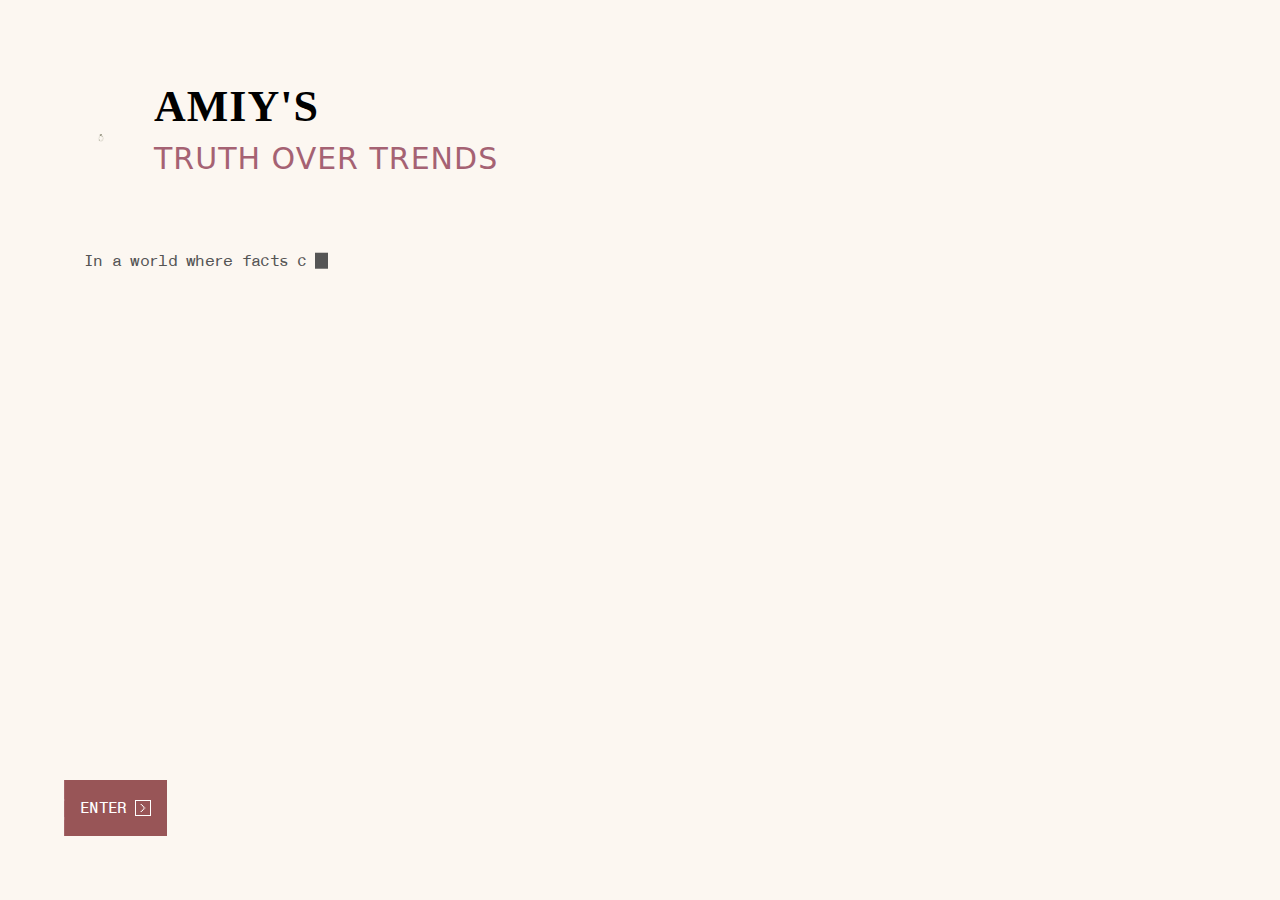
<file: index.html>
<!DOCTYPE html>
<html lang="en" class="light h-full">
  <head>
    <meta charSet="utf-8"/>
    <meta name="viewport" content="width=device-width, initial-scale=1"/>
    <link rel="icon" type="image/png" href="favicon-96x96.png" sizes="96x96"/>
    <link rel="icon" type="image/svg+xml" href="favicon.svg"/>
    <link rel="shortcut icon" href="favicon.html"/>
    <link rel="apple-touch-icon" sizes="180x180" href="apple-touch-icon.png"/>
    <title>The Truth Should Be Ordinary</title>
    <meta name="description" content="In a world where facts can be blurred and science, often filtered, the truth can be hard to find."/>
    <meta name="robots" content="index,follow"/>
    <meta property="twitter:card" content="summary_large_image"/>
    <meta property="twitter:title" content="The Truth Should Be Ordinary"/>
    <meta property="twitter:description" content="In a world where facts can be blurred and science, often filtered, the truth can be hard to find."/>
    <meta property="twitter:image" content="../cdn.sanity.io/images/f3anwa5j/production/6ef0ad0787a9d0a7e93af1950218d4ef04119b17-4000x2250cb63.jpg?rect=0,75,4000,2100&amp;w=1200&amp;h=630&amp;fit=max&amp;auto=format"/>
    <meta property="og:title" content="The Truth Should Be Ordinary"/>
    <meta property="og:description" content="In a world where facts can be blurred and science, often filtered, the truth can be hard to find."/>
    <meta property="og:image" content="../cdn.sanity.io/images/f3anwa5j/production/6ef0ad0787a9d0a7e93af1950218d4ef04119b17-4000x2250cb63.jpg?rect=0,75,4000,2100&amp;w=1200&amp;h=630&amp;fit=max&amp;auto=format"/>
    <meta property="og:image:width" content="1200"/>
    <meta property="og:image:height" content="630"/>
    <link rel="stylesheet" href="assets/root-C9BsmYHI.css"/>
    <link rel="stylesheet" href="assets/fonts-Ba1hhX7K.css"/>
    <link rel="stylesheet" href="assets/web-C-xyohTp.css"/>
    <link rel="preload" href="fonts/HelveticaMonospacedRoman.woff2" as="font" type="font/woff2" crossorigin="anonymous"/>
    <link rel="preload" href="fonts/HelveticaMonospacedRoman.woff" as="font" type="font/woff" crossorigin="anonymous"/>
    <link rel="preload" href="fonts/HelveticaMonospacedItalic.woff2" as="font" type="font/woff2" crossorigin="anonymous"/>
    <link rel="preload" href="fonts/HelveticaMonospacedItalic.woff" as="font" type="font/woff" crossorigin="anonymous"/>
    <link rel="preload" href="fonts/HelveticaMonospacedBold.woff2" as="font" type="font/woff2" crossorigin="anonymous"/>
    <link rel="preload" href="fonts/HelveticaMonospacedBold.woff" as="font" type="font/woff" crossorigin="anonymous"/>
    <link rel="preload" href="fonts/HelveticaMonospacedBoldItalic.woff2" as="font" type="font/woff2" crossorigin="anonymous"/>
    <link rel="preload" href="fonts/HelveticaMonospacedBoldItalic.woff" as="font" type="font/woff" crossorigin="anonymous"/>
    <link rel="preload" href="fonts/NeueHaasUnicaW1G-Regular.ttf" as="font" type="font/ttf" crossorigin="anonymous"/>
    <link rel="preload" href="fonts/NeueHaasUnicaW1G-Medium.ttf" as="font" type="font/ttf" crossorigin="anonymous"/>
    <link rel="preload" href="fonts/NeueHaasUnicaW1G-Bold.ttf" as="font" type="font/ttf" crossorigin="anonymous"/>
  </head>
  <body class="h-full bg-white font-sans text-charcoal">
    <div class="flex flex-col">
      <main class="container py-container-padding">
        <div class="inline-block mb-40 w-full">
          <div class="hero-header" style="justify-content: flex-start;">
            <img class="hero-logo" src="assets/logo.gif" alt="Logo" style="display: block;" loading="lazy"/>
            <h1 class="hero-title" style="margin: 0;">
              <span class="h1-main">AMIY'S</span>
              <span class="h1-accent">TRUTH OVER TRENDS</span>
            </h1>
          </div>
        </div>

        <div class="pb-120 font-mono text-body-30 vt-name-[main-content] md:pb-40">
          <div aria-label="Hero description" class="hero-wrapper">
            <div class="hero-grid" style="max-width: 900px; margin: 0 auto;">
              <p class="typewriter-line" data-text="In a world where facts can be blurred\nand science, often filtered,\nthe truth can be hard to find."></p>

              <p class="typewriter-line" data-text="So as we launch our 1 year anniversary sale,\nwe're taking complex scientific papers and breaking them down to clarify industry myths."></p>

              <p class="typewriter-line" data-text="Because the Truth always wins over trends."></p>
            </div>
          </div>
        </div>
        
        <style>
          /* Header */
          .hero-header {
            display: flex;
            align-items: center;
            gap: 18px;
            flex-wrap: wrap;
            justify-content: flex-start;
            margin: 20px 0;
          }

          .hero-logo {
            width: 64px;
            height: auto;
            margin-right: 8px;
          }

          .hero-title {
            display: block;
            margin: 0;
          }

          .h1-main {
            font-size: clamp(28px, 4vw, 44px);
            font-weight: 700;
            font-family: Georgia, serif;
            color: #000;
            letter-spacing: 1px;
            line-height: 1.05;
          }

          .h1-accent {
            display: block;
            font-size: clamp(18px, 3.5vw, 30px);
            font-weight: 300;
            font-family: system-ui, sans-serif;
            color: #a56273;
            letter-spacing: 1px;
            margin-top: 6px;
          }

          /* Hero text & layout (single narrow column like reference)
             keep text left-aligned and tighten spacing */
          .hero-wrapper {
            max-width: 540px;
            margin: 0;
            text-align: left;
            color: #555;
            padding: 6px 20px;
          }

          .hero-grid {
            display: grid;
            grid-template-columns: 1fr;
            gap: 18px;
            align-items: start;
            max-width: 540px;
          }

          .hero-grid p {
            margin: 0;
            line-height: 1.8;
            font-size: clamp(16px, 1.2vw, 18px);
            text-align: left;
          }

          .hero-grid p:nth-child(3) {
            margin-top: 18px;
            font-weight: 600;
          }

          /* Typewriter */
          .typewriter-line {
            display: inline-block;
            white-space: pre-wrap;
            font-family: inherit;
            color: inherit;
          }

          .typewriter-caret {
            display: inline-block;
            width: 0.8em;
            height: 1em;
            background: currentColor;
            margin-left: 8px;
            animation: tw-blink 0.7s step-end infinite;
            vertical-align: middle;
            transform: translateY(-0.08em);
          }

          @keyframes tw-blink {
            50% {
              opacity: 0;
            }
          }

          /* Responsive adjustments */
          @media (max-width: 768px) {
            .hero-logo {
              width: 48px;
            }

            .h1-main {
              font-size: clamp(22px, 7vw, 34px);
            }

            .h1-accent {
              font-size: clamp(14px, 6vw, 20px);
            }

            .hero-wrapper {
              padding: 6px 12px;
              max-width: 100%;
            }

            .hero-grid {
              gap: 12px;
            }

            .hero-grid p {
              font-size: 16px;
            }

            .hero-grid p:nth-child(3) {
              margin-top: 8px;
            }
          }

          /* Enter button color overrides (only colors) */
          .enter-button {
            background-color: #985557 !important;
            color: #ffffff !important;
          }

          .enter-button:hover {
            background-color: #985557 !important;
            color: #000000 !important;
          }

          /* Decorative spans inside Enter (override grey background) */
          .enter-button span.delay-0,
          .enter-button span.delay-100,
          .enter-button span.delay-200 {
            background-color: #d7acb7 !important;
          }
        </style>

        <script>
          document.addEventListener('DOMContentLoaded', function() {
            const lines = Array.from(document.querySelectorAll('.typewriter-line'));
            const speed = 30;

            function typeLine(idx) {
              if (idx >= lines.length) return;
              const el = lines[idx];
              const text = el.getAttribute('data-text').replace(/\\n/g, '\n');
              const caret = document.createElement('span');
              caret.className = 'typewriter-caret';
              el.appendChild(caret);
              let pos = 0;

              function step() {
                if (pos <= text.length) {
                  el.textContent = text.slice(0, pos);
                  el.appendChild(caret);
                  pos++;
                  setTimeout(step, speed);
                } else {
                  setTimeout(function() {
                    if (caret.parentNode) caret.parentNode.removeChild(caret);
                    typeLine(idx + 1);
                  }, 400);
                }
              }
              step();
            }
            typeLine(0);
          });
        </script>

        <div class="fixed bottom-0 left-0 w-full transition-opacity delay-500 duration-700 ease-out md:bottom-container-padding md:left-container-padding md:w-auto">
          <a class="enter-button relative inline-flex shrink-0 items-center justify-between gap-8 overflow-hidden p-16 cursor-pointer disabled:cursor-default transition-colors duration-300 ease-out motion-reduce:transition-none [&>svg]:relative [&>span]:relative bg-black text-white hover:text-black w-full font-mono text-body-20 uppercase group/button" href="articles.html" data-discover="true">
            <div class="translate-z-0 absolute left-0 z-0 flex size-full flex-col [&>span]:size-full [&>span]:origin-top-right [&>span]:-translate-x-full [&>span]:scale-[1.1] [&>span]:bg-grey [&>span]:transition-transform [&>span]:duration-700 [&>span]:ease-out [&>span]:group-hover/button:translate-x-0">
              <span class="delay-0"></span>
              <span class="delay-100"></span>
              <span class="delay-200"></span>
            </div>
            <span>Enter</span>
            <svg class="inline-block size-[1em] shrink-0 text-current transition-colors duration-300 ease-out motion-reduce:transition-none border border-solid" aria-label="caret-right">
              <use href="assets/spritemap.1a0be9ff.svg#icon-caret-right"></use>
            </svg>
          </a>
        </div>
      </main>
    </div>

    <script>
      ((storageKey2, restoreKey) => {
        if (!window.history.state || !window.history.state.key) {
          let key = Math.random().toString(32).slice(2);
          window.history.replaceState({ key }, "");
        }
        try {
          let positions = JSON.parse(sessionStorage.getItem(storageKey2) || "{}");
          let storedY = positions[restoreKey || window.history.state.key];
          if (typeof storedY === "number") {
            window.scrollTo(0, storedY);
          }
        } catch (error) {
          console.error(error);
          sessionStorage.removeItem(storageKey2);
        }
      })("react-router-scroll-positions", null);
    </script>

    <link rel="modulepreload" href="assets/entry.client-BTH2fNc4.js"/>
    <link rel="modulepreload" href="assets/chunk-7R3XDUXW-BHIEIWN9.js"/>
    <link rel="modulepreload" href="assets/client-BzcNqr-D.js"/>
    <link rel="modulepreload" href="assets/with-props-drQTeSIz.js"/>
    <link rel="modulepreload" href="assets/theme-context-QVWfqZKI.js"/>
    <link rel="modulepreload" href="assets/font-size-context-BmeG6LFb.js"/>
    <link rel="modulepreload" href="assets/index-DZJQCNLv.js"/>
    <link rel="modulepreload" href="assets/logo-CZee6gEJ.js"/>
    <link rel="modulepreload" href="assets/root-BJeGe9Cg.js"/>
    <link rel="modulepreload" href="assets/preload-helper-D7HrI6pR.js"/>
    <link rel="modulepreload" href="assets/index-CPpVw6KV.js"/>
    <link rel="modulepreload" href="assets/layout-D3CHDz2t.js"/>
    <link rel="modulepreload" href="assets/meta-CzSvdXGV.js"/>
    <link rel="modulepreload" href="assets/stegaClean-YpGXIuvF.js"/>
    <link rel="modulepreload" href="assets/image-url.umd-DV0ObBZQ.js"/>
    <link rel="modulepreload" href="assets/home-COunAWbt.js"/>

    <script>
      window.__reactRouterContext = {
        "basename": "/",
        "future": { "unstable_optimizeDeps": false },
        "isSpaMode": false
      };
      window.__reactRouterContext.stream = new ReadableStream({
        start(controller) {
          window.__reactRouterContext.streamController = controller;
        }
      }).pipeThrough(new TextEncoderStream());
    </script>

    <script type="module" async="">
      import * as route0 from "/assets/root-BJeGe9Cg.js";
      import * as route1 from "/assets/layout-D3CHDz2t.js";
      import * as route2 from "/assets/home-COunAWbt.js";

      window.__reactRouterManifest = {
        "entry": {
          "module": "/assets/entry.client-BTH2fNc4.js",
          "imports": [
            "/assets/chunk-7R3XDUXW-BHIEIWN9.js",
            "assets/client-BzcNqr-D.js"
          ],
          "css": []
        },
        "routes": {
          "root": {
            "id": "root",
            "path": "",
            "hasAction": false,
            "hasLoader": true,
            "hasClientAction": false,
            "hasClientLoader": false,
            "hasErrorBoundary": true,
            "module": "/assets/root-BJeGe9Cg.js",
            "imports": [
              "/assets/chunk-7R3XDUXW-BHIEIWN9.js",
              "assets/client-BzcNqr-D.js",
              "assets/with-props-drQTeSIz.js",
              "assets/theme-context-QVWfqZKI.js",
              "assets/font-size-context-BmeG6LFb.js",
              "assets/index-DZJQCNLv.js",
              "assets/logo-CZee6gEJ.js"
            ],
            "css": [
              "/assets/root-C9BsmYHI.css"
            ]
          },
          "routes/web/layout": {
            "id": "routes/web/layout",
            "parentId": "root",
            "hasAction": false,
            "hasLoader": true,
            "hasClientAction": false,
            "hasClientLoader": false,
            "hasErrorBoundary": false,
            "module": "/assets/layout-D3CHDz2t.js",
            "imports": [
              "/assets/preload-helper-D7HrI6pR.js",
              "assets/with-props-drQTeSIz.js",
              "assets/chunk-7R3XDUXW-BHIEIWN9.js",
              "assets/index-CPpVw6KV.js"
            ],
            "css": []
          },
          "routes/web/home": {
            "id": "routes/web/home",
            "parentId": "routes/web/layout",
            "index": true,
            "hasAction": false,
            "hasLoader": true,
            "hasClientAction": false,
            "hasClientLoader": false,
            "hasErrorBoundary": false,
            "module": "/assets/home-COunAWbt.js",
            "imports": [
              "/assets/with-props-drQTeSIz.js",
              "assets/chunk-7R3XDUXW-BHIEIWN9.js",
              "assets/index-DZJQCNLv.js",
              "assets/logo-CZee6gEJ.js",
              "assets/meta-CzSvdXGV.js",
              "assets/stegaClean-YpGXIuvF.js",
              "assets/image-url.umd-DV0ObBZQ.js"
            ],
            "css": []
          }
        },
        "url": "/assets/manifest-b152035d.js",
        "version": "b152035d"
      };
      window.__reactRouterRouteModules = {
        "root": route0,
        "routes/web/layout": route1,
        "routes/web/home": route2
      };

      import("assets/entry.client-BTH2fNc4.js");
    </script>

    <script>
      window.__reactRouterContext.streamController.enqueue("[{\"_1\":2,\"_38\":-5,\"_39\":-5},\"loaderData\",{\"_3\":4,\"_9\":10,\"_15\":16},\"root\",{\"_5\":6,\"_7\":8},\"theme\",\"light\",\"fontSize\",\"small\",\"routes/web/layout\",{\"_11\":12},\"sanity\",{\"_13\":14},\"preview\",false,\"routes/web/home\",{\"_17\":18},\"initial\",{\"_19\":20},\"data\",{\"_21\":22},\"site\",{\"_23\":24},\"seoMetadata\",{\"_25\":26,\"_27\":28,\"_35\":-5,\"_36\":37},\"description\",\"In a world where facts can be blurred and science, often filtered, the truth can be hard to find.\",\"image\",{\"_29\":27,\"_30\":31},\"_type\",\"asset\",{\"_32\":33,\"_29\":34},\"_ref\",\"image-6ef0ad0787a9d0a7e93af1950218d4ef04119b17-4000x2250-jpg\",\"reference\",\"noIndex\",\"title\",\"The Truth Should Be Ordinary\",\"actionData\",\"errors\"]\n");
    </script>

    <script>
      window.__reactRouterContext.streamController.close();
    </script>
  </body>
</html>
</file>
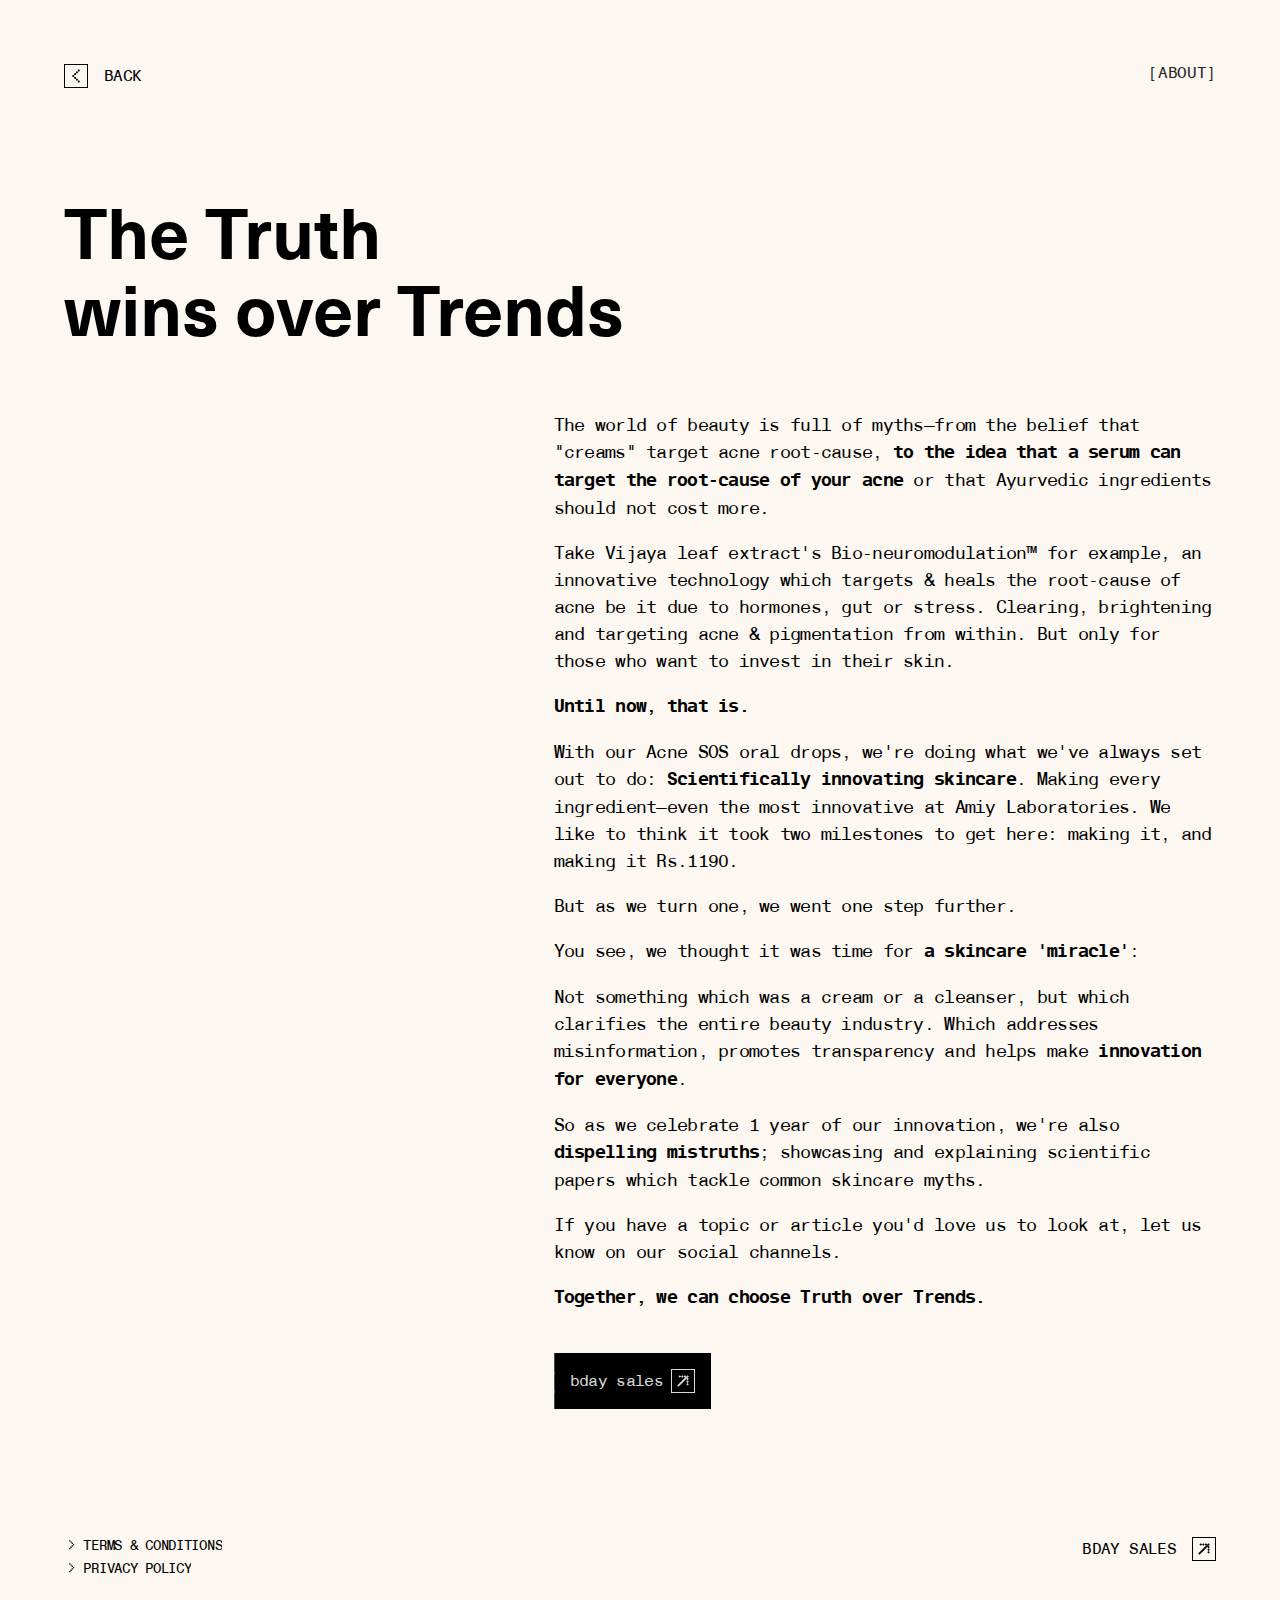
<file: about.html>
<!DOCTYPE html>
<html lang="en" class="light h-full">
  <head>
    <meta charSet="utf-8"/>
    <meta name="viewport" content="width=device-width, initial-scale=1"/>
    <link rel="icon" type="image/png" href="favicon-96x96.png" sizes="96x96"/>
    <link rel="icon" type="image/svg+xml" href="favicon.svg"/>
    <link rel="shortcut icon" href="favicon.html"/>
    <link rel="apple-touch-icon" sizes="180x180" href="apple-touch-icon.png"/>
    <title>About | The Truth wins over Trends</title>
    <meta name="description" content="The world of beauty is full of myths. Together, we can choose Truth over Trends."/>
    <meta name="robots" content="index,follow"/>
    <meta property="twitter:card" content="summary_large_image"/>
    <meta property="twitter:title" content="About | The Truth wins over Trends"/>
    <meta property="twitter:description" content="The world of beauty is full of myths. Together, we can choose Truth over Trends."/>
    <meta property="twitter:image" content="../cdn.sanity.io/images/f3anwa5j/production/6ef0ad0787a9d0a7e93af1950218d4ef04119b17-4000x2250cb63.jpg?rect=0,75,4000,2100&amp;w=1200&amp;h=630&amp;fit=max&amp;auto=format"/>
    <meta property="og:title" content="About | The Truth wins over Trends"/>
    <meta property="og:description" content="The world of beauty is full of myths. Together, we can choose Truth over Trends."/>
    <meta property="og:image" content="../cdn.sanity.io/images/f3anwa5j/production/6ef0ad0787a9d0a7e93af1950218d4ef04119b17-4000x2250cb63.jpg?rect=0,75,4000,2100&amp;w=1200&amp;h=630&amp;fit=max&amp;auto=format"/>
    <meta property="og:image:width" content="1200"/>
    <meta property="og:image:height" content="630"/>
    <link rel="stylesheet" href="assets/root-C9BsmYHI.css"/>
    <link rel="stylesheet" href="assets/fonts-Ba1hhX7K.css"/>
    <link rel="stylesheet" href="assets/web-C-xyohTp.css"/>
    <link rel="preload" href="fonts/HelveticaMonospacedRoman.woff2" as="font" type="font/woff2" crossorigin="anonymous"/>
    <link rel="preload" href="fonts/HelveticaMonospacedRoman.woff" as="font" type="font/woff" crossorigin="anonymous"/>
    <link rel="preload" href="fonts/HelveticaMonospacedItalic.woff2" as="font" type="font/woff2" crossorigin="anonymous"/>
    <link rel="preload" href="fonts/HelveticaMonospacedItalic.woff" as="font" type="font/woff" crossorigin="anonymous"/>
    <link rel="preload" href="fonts/HelveticaMonospacedBold.woff2" as="font" type="font/woff2" crossorigin="anonymous"/>
    <link rel="preload" href="fonts/HelveticaMonospacedBold.woff" as="font" type="font/woff" crossorigin="anonymous"/>
    <link rel="preload" href="fonts/HelveticaMonospacedBoldItalic.woff2" as="font" type="font/woff2" crossorigin="anonymous"/>
    <link rel="preload" href="fonts/HelveticaMonospacedBoldItalic.woff" as="font" type="font/woff" crossorigin="anonymous"/>
    <link rel="preload" href="fonts/NeueHaasUnicaW1G-Regular.ttf" as="font" type="font/ttf" crossorigin="anonymous"/>
    <link rel="preload" href="fonts/NeueHaasUnicaW1G-Medium.ttf" as="font" type="font/ttf" crossorigin="anonymous"/>
    <link rel="preload" href="fonts/NeueHaasUnicaW1G-Bold.ttf" as="font" type="font/ttf" crossorigin="anonymous"/>
  </head>
  <body class="h-full bg-white font-sans text-charcoal">
    <div class="flex flex-col">
      <header class="container mb-24 pt-container-padding lg:mb-40 flex items-start justify-between font-mono text-body-20 text-black">
        <a class="group inline-flex shrink-0 items-center justify-center gap-16 cursor-pointer disabled:cursor-default transition-colors duration-300 ease-out motion-reduce:transition-none uppercase" href="articles.html" data-discover="true">
          <svg class="inline-block shrink-0 text-current transition-colors duration-300 ease-out motion-reduce:transition-none border border-solid size-[1.5em] group-hover:bg-white" aria-label="caret-left">
            <use href="assets/spritemap.1a0be9ff.svg#icon-caret-left"></use>
          </svg>
          Back
        </a>
        <div class="text-right">
          <p class="text-caption-30 uppercase text-charcoal">[About]</p>
        </div>
      </header>
      <main class="container my-40 flex flex-col text-black motion-reduce:animate-none lg:my-container-padding">
        <h1 class="mb-container-padding animate-glitch-1-horizontal text-title-60 font-bold motion-reduce:animate-none">
          The Truth<br/>
          wins over Trends
        </h1>
        <div class="max-w-[36.8em] animate-glitch-1-horizontal self-end font-mono text-body-30 motion-reduce:animate-none [&>p:not(:last-child)]:mb-[1em]">
          <p>
            The world of beauty is full of myths—from the belief that "creams" target acne root-cause,
            <strong>to the idea that a serum can target the root-cause of your acne</strong> or that Ayurvedic ingredients should not cost more.
          </p>
          <p>
            Take Vijaya leaf extract's Bio-neuromodulation™ for example, an innovative technology which targets &amp; heals the root-cause of acne be it due to hormones, gut or stress. Clearing, brightening and targeting acne &amp; pigmentation from within. But only for those who want to invest in their skin.
          </p>
          <p>
            <strong>Until now, that is.</strong>
          </p>
          <p>
            With our Acne SOS oral drops, we're doing what we've always set out to do:
            <strong>Scientifically innovating skincare</strong>. Making every ingredient—even the most innovative at Amiy Laboratories. We like to think it took two milestones to get here: making it, and making it Rs.1190.
          </p>
          <p>
            But as we turn one, we went one step further.
          </p>
          <p>
            You see, we thought it was time for <strong>a skincare 'miracle'</strong>:
          </p>
          <p>
            Not something which was a cream or a cleanser, but which clarifies the entire beauty industry. Which addresses misinformation, promotes transparency and helps make <strong>innovation for everyone</strong>.
          </p>
          <p>
            So as we celebrate 1 year of our innovation, we're also <strong>dispelling mistruths</strong>; showcasing and explaining scientific papers which tackle common skincare myths.
          </p>
          <p>
            If you have a topic or article you'd love us to look at, let us know on our social channels.
          </p>
          <p>
            <strong>Together, we can choose Truth over Trends.</strong>
          </p>
          <a href="https://amiynaturals.com/pages/offers" target="_blank" class="relative inline-flex shrink-0 items-center justify-between gap-8 overflow-hidden p-16 cursor-pointer disabled:cursor-default transition-colors duration-300 ease-out motion-reduce:transition-none [&>svg]:relative [&>span]:relative hover:text-black mt-24 bg-black font-mono text-body-20 text-light-grey group/button">
            <div class="translate-z-0 absolute left-0 z-0 flex size-full flex-col [&>span]:size-full [&>span]:origin-top-right [&>span]:-translate-x-full [&>span]:scale-[1.1] [&>span]:bg-grey [&>span]:transition-transform [&>span]:duration-700 [&>span]:ease-out [&>span]:group-hover/button:translate-x-0">
              <span class="delay-0"></span>
              <span class="delay-100"></span>
              <span class="delay-200"></span>
            </div>
            <span>bday sales</span>
            <svg class="inline-block shrink-0 text-current transition-colors duration-300 ease-out motion-reduce:transition-none border border-solid size-[1.5em]" aria-label="arrow-external">
              <use href="assets/spritemap.1a0be9ff.svg#icon-arrow-external"></use>
            </svg>
          </a>
        </div>
      </main>
      <footer class="container text-black">
        <div class="flex flex-col gap-24 py-88 font-mono lg:py-container-padding md:flex-row md:items-start md:justify-between">
          <div class="text-legal-caption">
            <nav class="mb-24 flex flex-col items-center gap-5 uppercase md:mb-40 md:items-start">
              <a class="group inline-flex shrink-0 items-center justify-center cursor-pointer disabled:cursor-default transition-colors duration-300 ease-out motion-reduce:transition-none relative overflow-hidden pb-3 after:absolute after:content-[''] after:w-full after:h-[1px] after:border-b after:border-dashed after:left-0 after:bottom-0 after:transition-opacity after:duration-200 after:opacity-0 hover:after:opacity-100 gap-4" href="https://amiynaturals.com/pages/terms-conditions" target="_blank">
                <svg class="inline-block shrink-0 text-current transition-colors duration-300 ease-out motion-reduce:transition-none size-[1.1em]" aria-label="caret-right">
                  <use href="assets/spritemap.1a0be9ff.svg#icon-caret-right"></use>
                </svg>
                Terms &amp; Conditions
              </a>
              <a class="group inline-flex shrink-0 items-center justify-center cursor-pointer disabled:cursor-default transition-colors duration-300 ease-out motion-reduce:transition-none relative overflow-hidden pb-3 after:absolute after:content-[''] after:w-full after:h-[1px] after:border-b after:border-dashed after:left-0 after:bottom-0 after:transition-opacity after:duration-200 after:opacity-0 hover:after:opacity-100 gap-4" href="https://amiynaturals.com/pages/privacy-policy" target="_blank">
                <svg class="inline-block shrink-0 text-current transition-colors duration-300 ease-out motion-reduce:transition-none size-[1.1em]" aria-label="caret-right">
                  <use href="assets/spritemap.1a0be9ff.svg#icon-caret-right"></use>
                </svg>
                Privacy Policy
              </a>
            </nav>
          </div>
          <div class="-order-1 text-center md:order-1">
            <a class="group inline-flex shrink-0 items-center justify-center gap-16 cursor-pointer disabled:cursor-default transition-colors duration-300 ease-out motion-reduce:transition-none mb-16 text-body-20 uppercase" href="https://amiynaturals.com/pages/offers" target="_blank">
              bday sales
              <svg class="inline-block shrink-0 text-current transition-colors duration-300 ease-out motion-reduce:transition-none border border-solid size-[1.5em] group-hover:bg-white" aria-label="arrow-external">
                <use href="assets/spritemap.1a0be9ff.svg#icon-arrow-external"></use>
              </svg>
            </a>
          </div>
        </div>
      </footer>
    </div>

    <script>
      ((storageKey2, restoreKey) => {
        if (!window.history.state || !window.history.state.key) {
          let key = Math.random().toString(32).slice(2);
          window.history.replaceState({ key }, "");
        }
        try {
          let positions = JSON.parse(sessionStorage.getItem(storageKey2) || "{}");
          let storedY = positions[restoreKey || window.history.state.key];
          if (typeof storedY === "number") {
            window.scrollTo(0, storedY);
          }
        } catch (error) {
          console.error(error);
          sessionStorage.removeItem(storageKey2);
        }
      })("react-router-scroll-positions", null);
    </script>

    <link rel="modulepreload" href="assets/entry.client-BTH2fNc4.js"/>
    <link rel="modulepreload" href="assets/chunk-7R3XDUXW-BHIEIWN9.js"/>
    <link rel="modulepreload" href="assets/client-BzcNqr-D.js"/>
    <link rel="modulepreload" href="assets/with-props-drQTeSIz.js"/>
    <link rel="modulepreload" href="assets/theme-context-QVWfqZKI.js"/>
    <link rel="modulepreload" href="assets/font-size-context-BmeG6LFb.js"/>
    <link rel="modulepreload" href="assets/index-DZJQCNLv.js"/>
    <link rel="modulepreload" href="assets/logo-CZee6gEJ.js"/>
    <link rel="modulepreload" href="assets/root-BJeGe9Cg.js"/>
    <link rel="modulepreload" href="assets/preload-helper-D7HrI6pR.js"/>
    <link rel="modulepreload" href="assets/index-CPpVw6KV.js"/>
    <link rel="modulepreload" href="assets/layout-D3CHDz2t.js"/>
    <link rel="modulepreload" href="assets/app-footer-GtgmRUmX.js"/>
    <link rel="modulepreload" href="assets/meta-CzSvdXGV.js"/>
    <link rel="modulepreload" href="assets/stegaClean-YpGXIuvF.js"/>
    <link rel="modulepreload" href="assets/image-url.umd-DV0ObBZQ.js"/>
    <link rel="modulepreload" href="assets/about-YImSC_-c.js"/>

    <script>
      window.__reactRouterContext = {
        "basename": "/",
        "future": { "unstable_optimizeDeps": false },
        "isSpaMode": false
      };
      window.__reactRouterContext.stream = new ReadableStream({
        start(controller) {
          window.__reactRouterContext.streamController = controller;
        }
      }).pipeThrough(new TextEncoderStream());
    </script>

    <script type="module" async="">
      import * as route0 from "/assets/root-BJeGe9Cg.js";
      import * as route1 from "/assets/layout-D3CHDz2t.js";
      import * as route2 from "/assets/about-YImSC_-c.js";

      window.__reactRouterManifest = {
        "entry": {
          "module": "/assets/entry.client-BTH2fNc4.js",
          "imports": [
            "/assets/chunk-7R3XDUXW-BHIEIWN9.js",
            "assets/client-BzcNqr-D.js"
          ],
          "css": []
        },
        "routes": {
          "root": {
            "id": "root",
            "path": "",
            "hasAction": false,
            "hasLoader": true,
            "hasClientAction": false,
            "hasClientLoader": false,
            "hasErrorBoundary": true,
            "module": "/assets/root-BJeGe9Cg.js",
            "imports": [
              "/assets/chunk-7R3XDUXW-BHIEIWN9.js",
              "assets/client-BzcNqr-D.js",
              "assets/with-props-drQTeSIz.js",
              "assets/theme-context-QVWfqZKI.js",
              "assets/font-size-context-BmeG6LFb.js",
              "assets/index-DZJQCNLv.js",
              "assets/logo-CZee6gEJ.js"
            ],
            "css": [
              "/assets/root-C9BsmYHI.css"
            ]
          },
          "routes/web/layout": {
            "id": "routes/web/layout",
            "parentId": "root",
            "hasAction": false,
            "hasLoader": true,
            "hasClientAction": false,
            "hasClientLoader": false,
            "hasErrorBoundary": false,
            "module": "/assets/layout-D3CHDz2t.js",
            "imports": [
              "/assets/preload-helper-D7HrI6pR.js",
              "assets/with-props-drQTeSIz.js",
              "assets/chunk-7R3XDUXW-BHIEIWN9.js",
              "assets/index-CPpVw6KV.js"
            ],
            "css": []
          },
          "routes/web/about": {
            "id": "routes/web/about",
            "parentId": "routes/web/layout",
            "path": "about",
            "hasAction": false,
            "hasLoader": true,
            "hasClientAction": false,
            "hasClientLoader": false,
            "hasErrorBoundary": false,
            "module": "/assets/about-YImSC_-c.js",
            "imports": [
              "/assets/with-props-drQTeSIz.js",
              "assets/chunk-7R3XDUXW-BHIEIWN9.js",
              "assets/app-footer-GtgmRUmX.js",
              "assets/index-DZJQCNLv.js",
              "assets/meta-CzSvdXGV.js",
              "assets/stegaClean-YpGXIuvF.js",
              "assets/image-url.umd-DV0ObBZQ.js"
            ],
            "css": []
          },
          "routes/web/home": {
            "id": "routes/web/home",
            "parentId": "routes/web/layout",
            "index": true,
            "hasAction": false,
            "hasLoader": true,
            "hasClientAction": false,
            "hasClientLoader": false,
            "hasErrorBoundary": false,
            "module": "/assets/home-COunAWbt.js",
            "imports": [
              "/assets/with-props-drQTeSIz.js",
              "assets/chunk-7R3XDUXW-BHIEIWN9.js",
              "assets/index-DZJQCNLv.js",
              "assets/logo-CZee6gEJ.js",
              "assets/meta-CzSvdXGV.js",
              "assets/stegaClean-YpGXIuvF.js",
              "assets/image-url.umd-DV0ObBZQ.js"
            ],
            "css": []
          }
        },
        "url": "/assets/manifest-b152035d.js",
        "version": "b152035d"
      };
      window.__reactRouterRouteModules = {
        "root": route0,
        "routes/web/layout": route1,
        "routes/web/about": route2
      };

      import("assets/entry.client-BTH2fNc4.js");
    </script>

    <script>
      window.__reactRouterContext.streamController.enqueue("[{\"_1\":2,\"_38\":-5,\"_39\":-5},\"loaderData\",{\"_3\":4,\"_9\":10,\"_15\":16},\"root\",{\"_5\":6,\"_7\":8},\"theme\",\"light\",\"fontSize\",\"small\",\"routes/web/layout\",{\"_11\":12},\"sanity\",{\"_13\":14},\"preview\",false,\"routes/web/about\",{\"_17\":18},\"siteData\",{\"_19\":20},\"data\",{\"_21\":22},\"site\",{\"_23\":24},\"seoMetadata\",{\"_25\":26,\"_27\":28,\"_35\":-5,\"_36\":37},\"description\",\"In a world where facts can be blurred and science, often filtered, the truth can be hard to find.\",\"image\",{\"_29\":27,\"_30\":31},\"_type\",\"asset\",{\"_32\":33,\"_29\":34},\"_ref\",\"image-6ef0ad0787a9d0a7e93af1950218d4ef04119b17-4000x2250-jpg\",\"reference\",\"noIndex\",\"title\",\"The Truth Should Be Ordinary\",\"actionData\",\"errors\"]\n");
    </script>

    <script>
      window.__reactRouterContext.streamController.close();
    </script>
  </body>
</html>
</file>
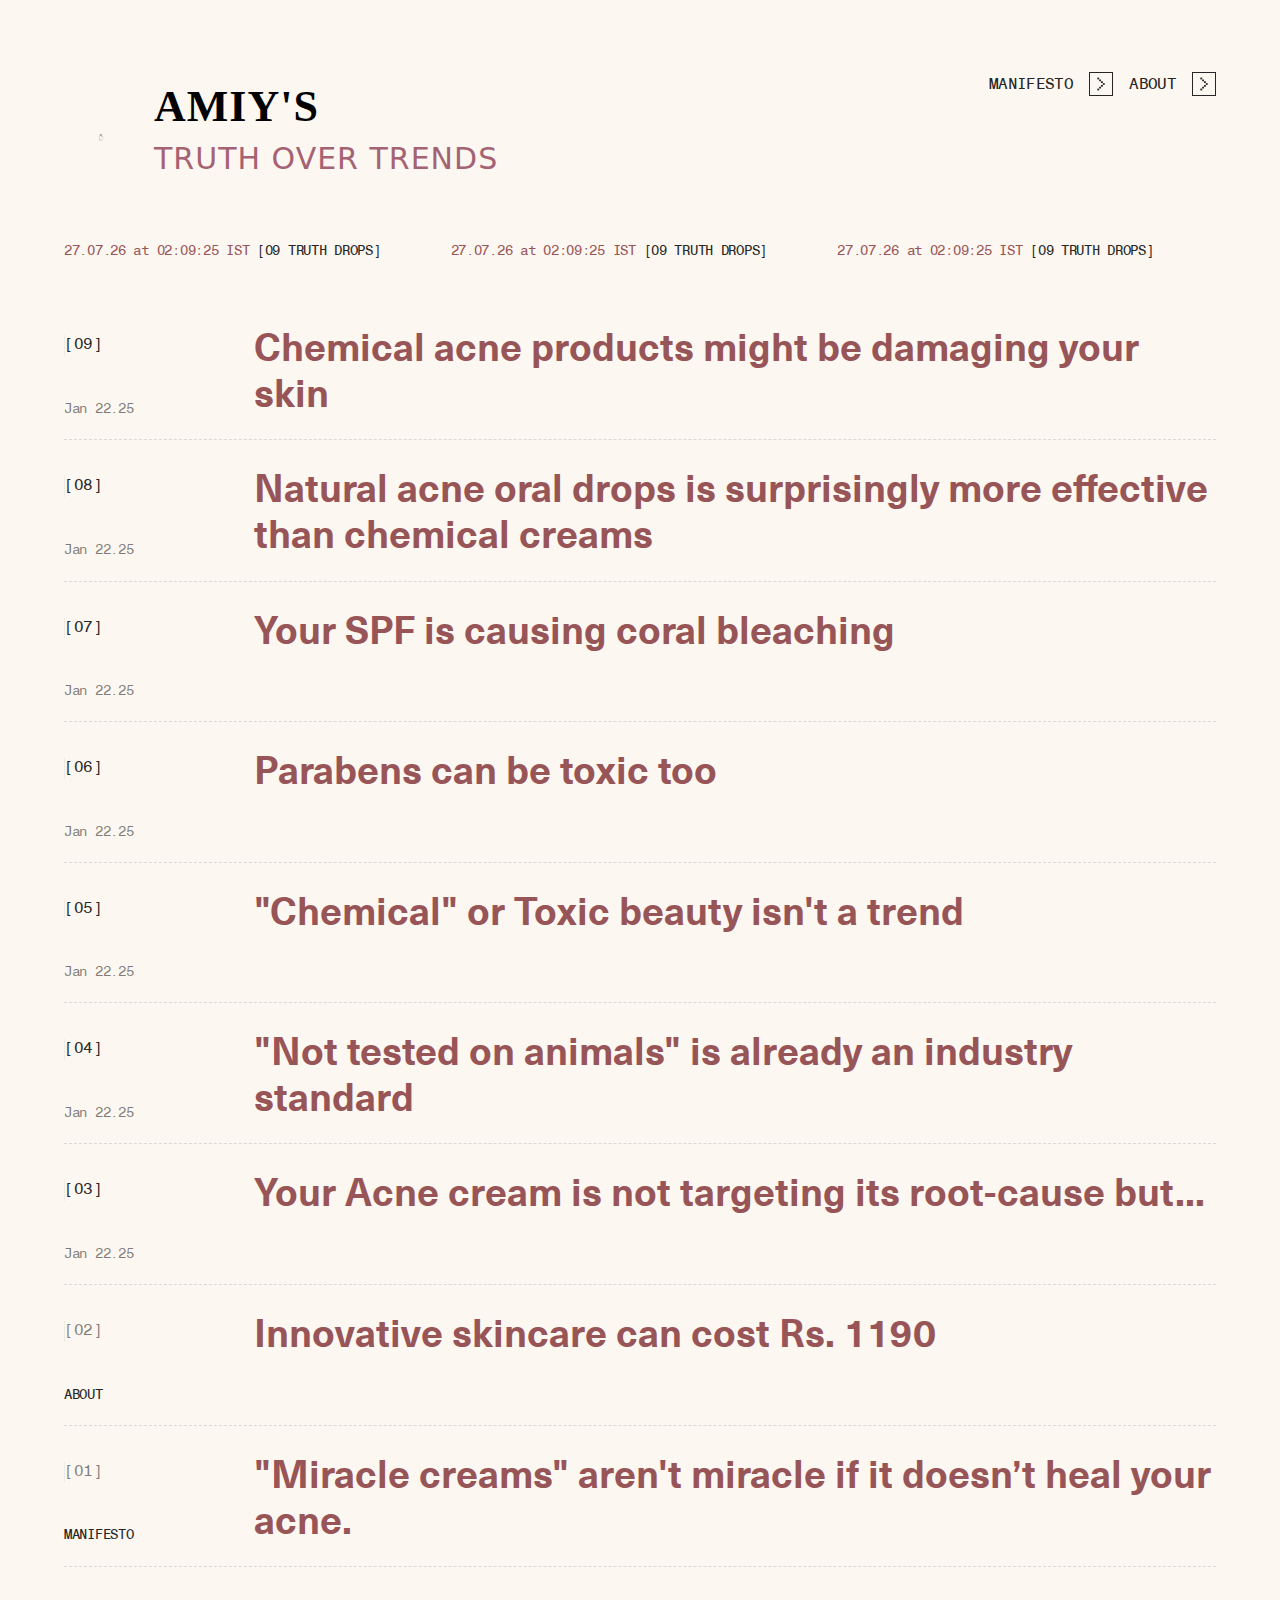
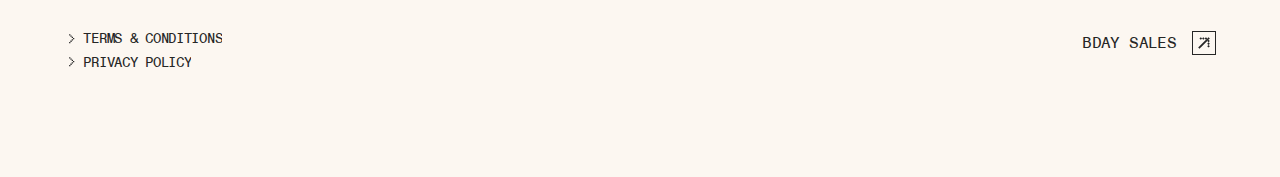
<file: articles.html>
<!DOCTYPE html>
<html lang="en" class="light h-full">
  <head>
    <meta charSet="utf-8"/>
    <meta name="viewport" content="width=device-width, initial-scale=1"/>
    <link rel="icon" type="image/png" href="favicon-96x96.png" sizes="96x96"/>
    <link rel="icon" type="image/svg+xml" href="favicon.svg"/>
    <link rel="shortcut icon" href="favicon.html"/>
    <link rel="apple-touch-icon" sizes="180x180" href="apple-touch-icon.png"/>
    <title>Articles | The Truth Should Be Ordinary</title>
    <meta name="description" content="In a world where facts can be blurred and science, often filtered, the truth can be hard to find."/>
    <meta name="robots" content="index,follow"/>
    <meta property="twitter:card" content="summary_large_image"/>
    <meta property="twitter:title" content="Articles | The Truth Should Be Ordinary"/>
    <meta property="twitter:description" content="In a world where facts can be blurred and science, often filtered, the truth can be hard to find."/>
    <meta property="twitter:image" content="../cdn.sanity.io/images/f3anwa5j/production/6ef0ad0787a9d0a7e93af1950218d4ef04119b17-4000x2250cb63.jpg?rect=0,75,4000,2100&amp;w=1200&amp;h=630&amp;fit=max&amp;auto=format"/>
    <meta property="og:title" content="Articles | The Truth Should Be Ordinary"/>
    <meta property="og:description" content="In a world where facts can be blurred and science, often filtered, the truth can be hard to find."/>
    <meta property="og:image" content="../cdn.sanity.io/images/f3anwa5j/production/6ef0ad0787a9d0a7e93af1950218d4ef04119b17-4000x2250cb63.jpg?rect=0,75,4000,2100&amp;w=1200&amp;h=630&amp;fit=max&amp;auto=format"/>
    <meta property="og:image:width" content="1200"/>
    <meta property="og:image:height" content="630"/>
    <link rel="stylesheet" href="assets/root-C9BsmYHI.css"/>
    <link rel="stylesheet" href="assets/fonts-Ba1hhX7K.css"/>
    <link rel="stylesheet" href="assets/web-C-xyohTp.css"/>
    <link rel="preload" href="fonts/HelveticaMonospacedRoman.woff2" as="font" type="font/woff2" crossorigin="anonymous"/>
    <link rel="preload" href="fonts/HelveticaMonospacedRoman.woff" as="font" type="font/woff" crossorigin="anonymous"/>
    <link rel="preload" href="fonts/HelveticaMonospacedItalic.woff2" as="font" type="font/woff2" crossorigin="anonymous"/>
    <link rel="preload" href="fonts/HelveticaMonospacedItalic.woff" as="font" type="font/woff" crossorigin="anonymous"/>
    <link rel="preload" href="fonts/HelveticaMonospacedBold.woff2" as="font" type="font/woff2" crossorigin="anonymous"/>
    <link rel="preload" href="fonts/HelveticaMonospacedBold.woff" as="font" type="font/woff" crossorigin="anonymous"/>
    <link rel="preload" href="fonts/HelveticaMonospacedBoldItalic.woff2" as="font" type="font/woff2" crossorigin="anonymous"/>
    <link rel="preload" href="fonts/HelveticaMonospacedBoldItalic.woff" as="font" type="font/woff" crossorigin="anonymous"/>
    <link rel="preload" href="fonts/NeueHaasUnicaW1G-Regular.ttf" as="font" type="font/ttf" crossorigin="anonymous"/>
    <link rel="preload" href="fonts/NeueHaasUnicaW1G-Medium.ttf" as="font" type="font/ttf" crossorigin="anonymous"/>
    <link rel="preload" href="fonts/NeueHaasUnicaW1G-Bold.ttf" as="font" type="font/ttf" crossorigin="anonymous"/>
    <style>
      /* Button color overrides to match .enter-button from index.html */
      /* Target all buttons with group/button class (Open, About, Manifest buttons) */
      /* Colors apply to both mobile and desktop */

      /* Add these styles to ensure buttons are always visible */
    .text-title-30 {
    line-height: 1.2 !important;
    }

      button[class*="group/button"] {
        background-color: #985557 !important;
        color: #ffffff !important;
      }

      button[class*="group/button"]:hover {
        background-color: #985557 !important;
        color: #000000 !important;
      }

      /* Decorative spans inside buttons (override grey background) */
      button[class*="group/button"] span.delay-0,
      button[class*="group/button"] span.delay-100,
      button[class*="group/button"] span.delay-200 {
        background-color: #d7acb7 !important;
      }

      /* Ensure buttons are completely hidden by default at all screen sizes */
      button[class*="group/button"] {
        transform: translateY(100%) !important;
        opacity: 0 !important;
      }

      /* Show button smoothly on hover at all screen sizes */
      a.group:hover button[class*="group/button"],
      .group:hover button[class*="group/button"] {
        transform: translateY(0) !important;
        opacity: 1 !important;
      }

      /* Desktop only - not mobile */
       /* UPDATED: Button positioning to stick to border line */
    button[class*="group/button"] {
      position: absolute !important;
      right: 0 !important;
      bottom: -1px !important;
      padding: 0 20px !important;
      height: 42px !important;
    }

    /* Mobile adjustments */
    @media (max-width: 767px) {
      button[class*="group/button"] {
        bottom: -1px !important;
        height: 38px !important;
        padding: 0 16px !important;
      }
    }

    /* Desktop only - additional refinements */
    @media (min-width: 768px) {
      button[class*="group/button"] {
        padding: 0 20px !important;
        height: 42px !important;
      }
    }

      /* NEW: Line-by-line title animation styles */
      .title-line {
        display: inline;
        position: relative;
        background: linear-gradient(to right, #d7d7d7 0%, #d7d7d7 100%);
        background-size: 0% 100%;
        background-repeat: no-repeat;
        transition: background-size 0.7s ease-out;
      }

      a.group:hover .title-line:nth-of-type(1),
      .group:hover .title-line:nth-of-type(1) {
        background-size: 100% 100%;
        transition-delay: 0s;
      }

      a.group:hover .title-line:nth-of-type(2),
      .group:hover .title-line:nth-of-type(2) {
        background-size: 100% 100%;
        transition-delay: 0.35s;
      }

      a.group:hover .title-line:nth-of-type(3),
      .group:hover .title-line:nth-of-type(3) {
        background-size: 100% 100%;
        transition-delay: 0.7s;
      }

      /* Hide the old background span */
      div.relative.overflow-hidden > span.bg-light-grey {
        display: none !important;
      }


      /* Hero header styles for AMIY'S TRUTH OVER TRENDS */
      .hero-header {
        display: flex;
        align-items: center;
        gap: 18px;
        flex-wrap: wrap;
        justify-content: flex-start;
        margin: 20px 0;
      }

      .hero-logo {
        width: 64px;
        height: auto;
        margin-right: 8px;
      }

      .hero-title {
        display: block;
        margin: 0;
      }

      .h1-main {
        font-size: clamp(28px, 4vw, 44px);
        font-weight: 700;
        font-family: Georgia, serif;
        color: #000;
        letter-spacing: 1px;
        line-height: 1.05;
      }

      .h1-accent {
        display: block;
        font-size: clamp(18px, 3.5vw, 30px);
        font-weight: 300;
        font-family: system-ui, sans-serif;
        color: #a56273;
        letter-spacing: 1px;
        margin-top: 6px;
      }

      /* Responsive adjustments for hero header */
      @media (max-width: 768px) {
        .hero-logo {
          width: 48px;
        }

        .h1-main {
          font-size: clamp(22px, 7vw, 34px);
        }

        .h1-accent {
          font-size: clamp(14px, 6vw, 20px);
        }
      }
    </style>
  </head>
  <body class="h-full bg-white font-sans text-charcoal">
    <div class="flex flex-col">
      <header class="container mb-24 pt-container-padding lg:mb-40 relative animate-glitch-1-horizontal font-mono text-subtitle-30 motion-reduce:animate-none">
        <div class="mb-40 justify-between md:flex">
          <div class="flex flex-col items-start gap-24 md:flex-row">
            <div class="hero-header" style="justify-content: flex-start;">
              <img class="hero-logo" src="assets/logo.gif" alt="Logo" style="display: block;" loading="lazy"/>
              <h1 class="hero-title" style="margin: 0;">
                <span class="h1-main">AMIY'S</span>
                <span class="h1-accent">TRUTH OVER TRENDS</span>
              </h1>
            </div>
          </div>
          <div class="flex-col items-end text-body-20 font-medium md:flex">
            <form style="display:none" class="inline-block absolute right-container-padding top-container-padding md:static" data-discover="true">
              <button class="relative flex h-32 items-center justify-between gap-8 overflow-hidden border border-black p-3" type="submit">
                <span class="absolute right-auto z-behind h-24 min-w-24 transition-all bg-light-grey"></span>
              </button>
            </form>
            <div class="flex justify-between gap-16 md:justify-end">
              <a class="group inline-flex shrink-0 items-center justify-center gap-16 cursor-pointer disabled:cursor-default transition-colors duration-300 ease-out motion-reduce:transition-none mt-24 md:mt-8" href="manifesto.html" data-discover="true">
                <span class="uppercase">Manifesto</span>
                <svg class="inline-block shrink-0 text-current transition-colors duration-300 ease-out motion-reduce:transition-none border border-solid size-[1.5em] group-hover:bg-light-grey" aria-label="caret-right">
                  <use href="assets/spritemap.1a0be9ff.svg#icon-caret-right"></use>
                </svg>
              </a>
              <a class="group inline-flex shrink-0 items-center justify-center gap-16 cursor-pointer disabled:cursor-default transition-colors duration-300 ease-out motion-reduce:transition-none mt-24 md:mt-8" href="about.html" data-discover="true">
                <span class="uppercase">About</span>
                <svg class="inline-block shrink-0 text-current transition-colors duration-300 ease-out motion-reduce:transition-none border border-solid size-[1.5em] group-hover:bg-light-grey" aria-label="caret-right">
                  <use href="assets/spritemap.1a0be9ff.svg#icon-caret-right"></use>
                </svg>
              </a>
            </div>
          </div>
        </div>
        <div class="fixed bottom-0 left-0 z-10 h-48 w-full bg-white md:static md:h-auto" aria-hidden="true">
          <div class="whitespace-nowrap overflow-clip marquee-text py-2 flex h-full items-center">
            <div class="marquee-animation flex items-start w-max [&gt;*]:px-[0.35em]">
              <p class="text-caption-20"><span> 09.01.26 at 19:37:39 IST [09 TRUTH DROPS]</span></p>
              <p class="text-caption-20"><span> 09.01.26 at 19:37:39 IST [09 TRUTH DROPS]</span></p>
              <p class="text-caption-20"><span> 09.01.26 at 19:37:39 IST [09 TRUTH DROPS]</span></p>
              <p class="text-caption-20"><span> 09.01.26 at 19:37:39 IST [09 TRUTH DROPS]</span></p>
              <p class="text-caption-20"><span> 09.01.26 at 19:37:39 IST [09 TRUTH DROPS]</span></p>
            </div>
          </div>
        </div>
      </header>
      <main class="container animate-glitch-1-horizontal motion-reduce:animate-none">
        <ul>
          <li>
            <a class="group relative mb-24 flex flex-col gap-24 pb-40 pt-16 overflow-hidden border-b border-dashed border-light-grey md:mb-0 md:flex-row md:py-24" href="articles/chemical-acne-products-might-be-damaging-your-skin.html" data-discover="true">
              <div class="flex flex-col gap-24 md:flex-row">
                <div class="flex min-w-[13vw] flex-col gap-24 font-mono md:mt-8 lg:mt-12 lg:gap-48">
                  <p class="text-caption-30"><span class="relative w-auto overflow-hidden before:absolute before:z-behind before:hidden before:h-full before:w-[110%] before:bg-light-grey before:-translate-x-full before:transition-transform before:duration-300 group-hover:before:translate-x-0 lg:before:block mb-[-0.1em] pb-[0.1em]">[09]</span></p>
                  <p class="text-caption-20 text-black/50"><span class="relative w-auto overflow-hidden before:absolute before:z-behind before:hidden before:h-full before:w-[110%] before:bg-light-grey before:-translate-x-full before:transition-transform before:duration-300 group-hover:before:translate-x-0 lg:before:block mb-[-0.1em] pb-[0.1em] before:bottom-1 before:opacity-40 before:delay-100">Jan 22.25</span></p>
                </div>
                <div class="relative overflow-hidden">
                  <p class="text-title-30 font-bold relative z-10" style="color: #985557;" data-title="Chemical acne products might be damaging your skin">Chemical acne products might be damaging your skin</p>
                  <span class="absolute inset-0 bg-light-grey transform -translate-x-full opacity-0 transition-all duration-700 ease-out group-hover:translate-x-0 group-hover:opacity-100 z-0"></span>
                </div>
                <button class="relative inline-flex shrink-0 items-center justify-between gap-8 overflow-hidden px-8 py-2 cursor-pointer disabled:cursor-default ease-out motion-reduce:transition-none [&>svg]:relative [&>span]:relative bg-black text-white hover:text-black absolute -bottom-1 right-0 font-mono text-body-20 uppercase translate-y-full opacity-0 group-hover:translate-y-0 group-hover:opacity-100 transition-all duration-300 group/button" tabindex="-1">
                  <div class="translate-z-0 absolute left-0 z-0 flex size-full flex-col [&>span]:size-full [&>span]:origin-top-right [&>span]:-translate-x-full [&>span]:scale-[1.1] [&>span]:bg-grey [&>span]:transition-transform [&>span]:duration-700 [&>span]:ease-out [&>span]:group-hover/button:translate-x-0">
                    <span class="delay-0"></span>
                    <span class="delay-100"></span>
                    <span class="delay-200"></span>
                  </div>
                  <span>.Open</span>
                </button>
              </div>
            </a>
          </li>
          <li>
            <a class="group relative mb-24 flex flex-col gap-24 pb-40 pt-16 overflow-hidden border-b border-dashed border-light-grey md:mb-0 md:flex-row md:py-24" href="articles/natural-acne-oral-drops-is-surprisingly-more-effective-than-chemical-creams.html" data-discover="true">
              <div class="flex flex-col gap-24 md:flex-row">
                <div class="flex min-w-[13vw] flex-col gap-24 font-mono md:mt-8 lg:mt-12 lg:gap-48">
                  <p class="text-caption-30"><span class="relative w-auto overflow-hidden before:absolute before:z-behind before:hidden before:h-full before:w-[110%] before:bg-light-grey before:-translate-x-full before:transition-transform before:duration-300 group-hover:before:translate-x-0 lg:before:block mb-[-0.1em] pb-[0.1em]">[08]</span></p>
                  <p class="text-caption-20 text-black/50"><span class="relative w-auto overflow-hidden before:absolute before:z-behind before:hidden before:h-full before:w-[110%] before:bg-light-grey before:-translate-x-full before:transition-transform before:duration-300 group-hover:before:translate-x-0 lg:before:block mb-[-0.1em] pb-[0.1em] before:bottom-1 before:opacity-40 before:delay-100">Jan 22.25</span></p>
                </div>
                <div class="relative overflow-hidden">
                  <p class="text-title-30 font-bold relative z-10" style="color: #985557;" data-title="Natural acne oral drops is surprisingly more effective than chemical creams">Natural acne oral drops is surprisingly more effective than chemical creams</p>
                  <span class="absolute inset-0 bg-light-grey transform -translate-x-full opacity-0 transition-all duration-700 ease-out group-hover:translate-x-0 group-hover:opacity-100 z-0"></span>
                </div>
                <button class="relative inline-flex shrink-0 items-center justify-between gap-8 overflow-hidden px-8 py-2 cursor-pointer disabled:cursor-default ease-out motion-reduce:transition-none [&>svg]:relative [&>span]:relative bg-black text-white hover:text-black absolute -bottom-1 right-0 font-mono text-body-20 uppercase translate-y-full opacity-0 group-hover:translate-y-0 group-hover:opacity-100 transition-all duration-300 group/button" tabindex="-1">
                  <div class="translate-z-0 absolute left-0 z-0 flex size-full flex-col [&>span]:size-full [&>span]:origin-top-right [&>span]:-translate-x-full [&>span]:scale-[1.1] [&>span]:bg-grey [&>span]:transition-transform [&>span]:duration-700 [&>span]:ease-out [&>span]:group-hover/button:translate-x-0">
                    <span class="delay-0"></span>
                    <span class="delay-100"></span>
                    <span class="delay-200"></span>
                  </div>
                  <span>.Open</span>
                </button>
              </div>
            </a>
          </li>
          <li>
            <a class="group relative mb-24 flex flex-col gap-24 pb-40 pt-16 overflow-hidden border-b border-dashed border-light-grey md:mb-0 md:flex-row md:py-24" href="articles/your-spf-is-causing-coral-bleaching.html" data-discover="true">
              <div class="flex flex-col gap-24 md:flex-row">
                <div class="flex min-w-[13vw] flex-col gap-24 font-mono md:mt-8 lg:mt-12 lg:gap-48">
                  <p class="text-caption-30"><span class="relative w-auto overflow-hidden before:absolute before:z-behind before:hidden before:h-full before:w-[110%] before:bg-light-grey before:-translate-x-full before:transition-transform before:duration-300 group-hover:before:translate-x-0 lg:before:block mb-[-0.1em] pb-[0.1em]">[07]</span></p>
                  <p class="text-caption-20 text-black/50"><span class="relative w-auto overflow-hidden before:absolute before:z-behind before:hidden before:h-full before:w-[110%] before:bg-light-grey before:-translate-x-full before:transition-transform before:duration-300 group-hover:before:translate-x-0 lg:before:block mb-[-0.1em] pb-[0.1em] before:bottom-1 before:opacity-40 before:delay-100">Jan 22.25</span></p>
                </div>
                <div class="relative overflow-hidden">
                  <p class="text-title-30 font-bold relative z-10" style="color: #985557;" data-title="Your SPF is causing coral bleaching">Your SPF is causing coral bleaching</p>
                  <span class="absolute inset-0 bg-light-grey transform -translate-x-full opacity-0 transition-all duration-700 ease-out group-hover:translate-x-0 group-hover:opacity-100 z-0"></span>
                </div>
                <button class="relative inline-flex shrink-0 items-center justify-between gap-8 overflow-hidden px-8 py-2 cursor-pointer disabled:cursor-default ease-out motion-reduce:transition-none [&>svg]:relative [&>span]:relative bg-black text-white hover:text-black absolute -bottom-1 right-0 font-mono text-body-20 uppercase translate-y-full opacity-0 group-hover:translate-y-0 group-hover:opacity-100 transition-all duration-300 group/button" tabindex="-1">
                  <div class="translate-z-0 absolute left-0 z-0 flex size-full flex-col [&>span]:size-full [&>span]:origin-top-right [&>span]:-translate-x-full [&>span]:scale-[1.1] [&>span]:bg-grey [&>span]:transition-transform [&>span]:duration-700 [&>span]:ease-out [&>span]:group-hover/button:translate-x-0">
                    <span class="delay-0"></span>
                    <span class="delay-100"></span>
                    <span class="delay-200"></span>
                  </div>
                  <span>.Open</span>
                </button>
              </div>
            </a>
          </li>
          <li>
            <a class="group relative mb-24 flex flex-col gap-24 pb-40 pt-16 overflow-hidden border-b border-dashed border-light-grey md:mb-0 md:flex-row md:py-24" href="articles/parabens-can-be-toxic-too.html" data-discover="true">
              <div class="flex flex-col gap-24 md:flex-row">
                <div class="flex min-w-[13vw] flex-col gap-24 font-mono md:mt-8 lg:mt-12 lg:gap-48">
                  <p class="text-caption-30"><span class="relative w-auto overflow-hidden before:absolute before:z-behind before:hidden before:h-full before:w-[110%] before:bg-light-grey before:-translate-x-full before:transition-transform before:duration-300 group-hover:before:translate-x-0 lg:before:block mb-[-0.1em] pb-[0.1em]">[06]</span></p>
                  <p class="text-caption-20 text-black/50"><span class="relative w-auto overflow-hidden before:absolute before:z-behind before:hidden before:h-full before:w-[110%] before:bg-light-grey before:-translate-x-full before:transition-transform before:duration-300 group-hover:before:translate-x-0 lg:before:block mb-[-0.1em] pb-[0.1em] before:bottom-1 before:opacity-40 before:delay-100">Jan 22.25</span></p>
                </div>
                <div class="relative overflow-hidden">
                  <p class="text-title-30 font-bold relative z-10" style="color: #985557;" data-title="Parabens can be toxic too">Parabens can be toxic too</p>
                  <span class="absolute inset-0 bg-light-grey transform -translate-x-full opacity-0 transition-all duration-700 ease-out group-hover:translate-x-0 group-hover:opacity-100 z-0"></span>
                </div>
                <button class="relative inline-flex shrink-0 items-center justify-between gap-8 overflow-hidden px-8 py-2 cursor-pointer disabled:cursor-default ease-out motion-reduce:transition-none [&>svg]:relative [&>span]:relative bg-black text-white hover:text-black absolute -bottom-1 right-0 font-mono text-body-20 uppercase translate-y-full opacity-0 group-hover:translate-y-0 group-hover:opacity-100 transition-all duration-300 group/button" tabindex="-1">
                  <div class="translate-z-0 absolute left-0 z-0 flex size-full flex-col [&>span]:size-full [&>span]:origin-top-right [&>span]:-translate-x-full [&>span]:scale-[1.1] [&>span]:bg-grey [&>span]:transition-transform [&>span]:duration-700 [&>span]:ease-out [&>span]:group-hover/button:translate-x-0">
                    <span class="delay-0"></span>
                    <span class="delay-100"></span>
                    <span class="delay-200"></span>
                  </div>
                  <span>.Open</span>
                </button>
              </div>
            </a>
          </li>
          <li>
            <a class="group relative mb-24 flex flex-col gap-24 pb-40 pt-16 overflow-hidden border-b border-dashed border-light-grey md:mb-0 md:flex-row md:py-24" href="articles/chemical-or-toxic-beauty-isnt-a-trend.html" data-discover="true">
              <div class="flex flex-col gap-24 md:flex-row">
                <div class="flex min-w-[13vw] flex-col gap-24 font-mono md:mt-8 lg:mt-12 lg:gap-48">
                  <p class="text-caption-30"><span class="relative w-auto overflow-hidden before:absolute before:z-behind before:hidden before:h-full before:w-[110%] before:bg-light-grey before:-translate-x-full before:transition-transform before:duration-300 group-hover:before:translate-x-0 lg:before:block mb-[-0.1em] pb-[0.1em]">[05]</span></p>
                  <p class="text-caption-20 text-black/50"><span class="relative w-auto overflow-hidden before:absolute before:z-behind before:hidden before:h-full before:w-[110%] before:bg-light-grey before:-translate-x-full before:transition-transform before:duration-300 group-hover:before:translate-x-0 lg:before:block mb-[-0.1em] pb-[0.1em] before:bottom-1 before:opacity-40 before:delay-100">Jan 22.25</span></p>
                </div>
                <div class="relative overflow-hidden">
                  <p class="text-title-30 font-bold relative z-10" style="color: #985557;" data-title='"Chemical" or Toxic beauty isn&apos;t a trend'>"Chemical" or Toxic beauty isn't a trend</p>
                  <span class="absolute inset-0 bg-light-grey transform -translate-x-full opacity-0 transition-all duration-700 ease-out group-hover:translate-x-0 group-hover:opacity-100 z-0"></span>
                </div>
                <button class="relative inline-flex shrink-0 items-center justify-between gap-8 overflow-hidden px-8 py-2 cursor-pointer disabled:cursor-default ease-out motion-reduce:transition-none [&>svg]:relative [&>span]:relative bg-black text-white hover:text-black absolute -bottom-1 right-0 font-mono text-body-20 uppercase translate-y-full opacity-0 group-hover:translate-y-0 group-hover:opacity-100 transition-all duration-300 group/button" tabindex="-1">
                  <div class="translate-z-0 absolute left-0 z-0 flex size-full flex-col [&>span]:size-full [&>span]:origin-top-right [&>span]:-translate-x-full [&>span]:scale-[1.1] [&>span]:bg-grey [&>span]:transition-transform [&>span]:duration-700 [&>span]:ease-out [&>span]:group-hover/button:translate-x-0">
                    <span class="delay-0"></span>
                    <span class="delay-100"></span>
                    <span class="delay-200"></span>
                  </div>
                  <span>.Open</span>
                </button>
              </div>
            </a>
          </li>
          <li>
            <a class="group relative mb-24 flex flex-col gap-24 pb-40 pt-16 overflow-hidden border-b border-dashed border-light-grey md:mb-0 md:flex-row md:py-24" href="articles/not-tested-on-animals-is-already-an-industry-standard.html" data-discover="true">
              <div class="flex flex-col gap-24 md:flex-row">
                <div class="flex min-w-[13vw] flex-col gap-24 font-mono md:mt-8 lg:mt-12 lg:gap-48">
                  <p class="text-caption-30"><span class="relative w-auto overflow-hidden before:absolute before:z-behind before:hidden before:h-full before:w-[110%] before:bg-light-grey before:-translate-x-full before:transition-transform before:duration-300 group-hover:before:translate-x-0 lg:before:block mb-[-0.1em] pb-[0.1em]">[04]</span></p>
                  <p class="text-caption-20 text-black/50"><span class="relative w-auto overflow-hidden before:absolute before:z-behind before:hidden before:h-full before:w-[110%] before:bg-light-grey before:-translate-x-full before:transition-transform before:duration-300 group-hover:before:translate-x-0 lg:before:block mb-[-0.1em] pb-[0.1em] before:bottom-1 before:opacity-40 before:delay-100">Jan 22.25</span></p>
                </div>
                <div class="relative overflow-hidden">
                  <p class="text-title-30 font-bold relative z-10" style="color: #985557;" data-title='"Not tested on animals" is already an industry standard'>"Not tested on animals" is already an industry standard</p>
                  <span class="absolute inset-0 bg-light-grey transform -translate-x-full opacity-0 transition-all duration-700 ease-out group-hover:translate-x-0 group-hover:opacity-100 z-0"></span>
                </div>
                <button class="relative inline-flex shrink-0 items-center justify-between gap-8 overflow-hidden px-8 py-2 cursor-pointer disabled:cursor-default ease-out motion-reduce:transition-none [&>svg]:relative [&>span]:relative bg-black text-white hover:text-black absolute -bottom-1 right-0 font-mono text-body-20 uppercase translate-y-full opacity-0 group-hover:translate-y-0 group-hover:opacity-100 transition-all duration-300 group/button" tabindex="-1">
                  <div class="translate-z-0 absolute left-0 z-0 flex size-full flex-col [&>span]:size-full [&>span]:origin-top-right [&>span]:-translate-x-full [&>span]:scale-[1.1] [&>span]:bg-grey [&>span]:transition-transform [&>span]:duration-700 [&>span]:ease-out [&>span]:group-hover/button:translate-x-0">
                    <span class="delay-0"></span>
                    <span class="delay-100"></span>
                    <span class="delay-200"></span>
                  </div>
                  <span>.Open</span>
                </button>
              </div>
            </a>
          </li>
          <li>
            <a class="group relative mb-24 flex flex-col gap-24 pb-40 pt-16 overflow-hidden border-b border-dashed border-light-grey md:mb-0 md:flex-row md:py-24" href="articles/your-acne-cream-is-not-targeting-its-root-cause-but.html" data-discover="true">
              <div class="flex flex-col gap-24 md:flex-row">
                <div class="flex min-w-[13vw] flex-col gap-24 font-mono md:mt-8 lg:mt-12 lg:gap-48">
                  <p class="text-caption-30"><span class="relative w-auto overflow-hidden before:absolute before:z-behind before:hidden before:h-full before:w-[110%] before:bg-light-grey before:-translate-x-full before:transition-transform before:duration-300 group-hover:before:translate-x-0 lg:before:block mb-[-0.1em] pb-[0.1em]">[03]</span></p>
                  <p class="text-caption-20 text-black/50"><span class="relative w-auto overflow-hidden before:absolute before:z-behind before:hidden before:h-full before:w-[110%] before:bg-light-grey before:-translate-x-full before:transition-transform before:duration-300 group-hover:before:translate-x-0 lg:before:block mb-[-0.1em] pb-[0.1em] before:bottom-1 before:opacity-40 before:delay-100">Jan 22.25</span></p>
                </div>
                <div class="relative overflow-hidden">
                  <p class="text-title-30 font-bold relative z-10" style="color: #985557;" data-title="Your Acne cream is not targeting its root-cause but...">Your Acne cream is not targeting its root-cause but...</p>
                  <span class="absolute inset-0 bg-light-grey transform -translate-x-full opacity-0 transition-all duration-700 ease-out group-hover:translate-x-0 group-hover:opacity-100 z-0"></span>
                </div>
                <button class="relative inline-flex shrink-0 items-center justify-between gap-8 overflow-hidden px-8 py-2 cursor-pointer disabled:cursor-default ease-out motion-reduce:transition-none [&>svg]:relative [&>span]:relative bg-black text-white hover:text-black absolute -bottom-1 right-0 font-mono text-body-20 uppercase translate-y-full opacity-0 group-hover:translate-y-0 group-hover:opacity-100 transition-all duration-300 group/button" tabindex="-1">
                  <div class="translate-z-0 absolute left-0 z-0 flex size-full flex-col [&>span]:size-full [&>span]:origin-top-right [&>span]:-translate-x-full [&>span]:scale-[1.1] [&>span]:bg-grey [&>span]:transition-transform [&>span]:duration-700 [&>span]:ease-out [&>span]:group-hover/button:translate-x-0">
                    <span class="delay-0"></span>
                    <span class="delay-100"></span>
                    <span class="delay-200"></span>
                  </div>
                  <span>.Open</span>
                </button>
              </div>
            </a>
          </li>
          <li>
            <a class="group relative mb-24 flex flex-col gap-24 pb-40 pt-16 overflow-hidden border-b border-dashed border-light-grey md:mb-0 md:flex-row md:py-24" href="about.html">
              <div class="flex min-w-[13vw] flex-col gap-24 font-mono uppercase md:mt-8 lg:mt-12 lg:gap-48">
                <p class="text-caption-30 text-black/50"><span class="relative w-auto overflow-hidden before:absolute before:z-behind before:hidden before:h-full before:w-[110%] before:bg-light-grey before:-translate-x-full before:transition-transform before:duration-300 group-hover:before:translate-x-0 lg:before:block mb-[-0.1em] pb-[0.1em]">[02]</span></p>
                <p class="text-caption-20"><span class="relative w-auto overflow-hidden before:absolute before:z-behind before:hidden before:h-full before:w-[110%] before:bg-light-grey before:-translate-x-full before:transition-transform before:duration-300 group-hover:before:translate-x-0 lg:before:block mb-[-0.1em] pb-[0.1em] before:bottom-1 before:opacity-40 before:delay-100">About</span></p>
              </div>
              <div class="relative overflow-hidden">
                <p class="text-title-30 font-bold relative z-10" style="color: #985557;" data-title="Innovative skincare can cost Rs. 1190">Innovative skincare can cost Rs. 1190</p>
                <span class="absolute inset-0 bg-light-grey transform -translate-x-full transition-transform duration-300 ease-out group-hover:translate-x-0 z-0"></span>
              </div>
              <button class="relative inline-flex shrink-0 items-center justify-between gap-8 overflow-hidden px-8 py-2 cursor-pointer disabled:cursor-default ease-out motion-reduce:transition-none [&>svg]:relative [&>span]:relative bg-black text-white hover:text-black absolute -bottom-1 right-0 font-mono text-body-20 uppercase translate-y-full opacity-0 group-hover:translate-y-0 group-hover:opacity-100 transition-all duration-300 group/button" tabindex="-1">
                <div class="translate-z-0 absolute left-0 z-0 flex size-full flex-col [&>span]:size-full [&>span]:origin-top-right [&>span]:-translate-x-full [&>span]:scale-[1.1] [&>span]:bg-grey [&>span]:transition-transform [&>span]:duration-700 [&>span]:ease-out [&>span]:group-hover/button:translate-x-0">
                  <span class="delay-0"></span>
                  <span class="delay-100"></span>
                  <span class="delay-200"></span>
                </div>
                <span>.About</span>
                <svg class="inline-block size-[1em] shrink-0 text-current transition-colors duration-300 ease-out motion-reduce:transition-none border border-solid" aria-label="arrow-right">
                  <use href="assets/spritemap.1a0be9ff.svg#icon-arrow-right"></use>
                </svg>
              </button>
            </a>
          </li>
          <li>
            <a class="group relative mb-24 flex flex-col gap-24 pb-40 pt-16 overflow-hidden border-b border-dashed border-light-grey md:mb-0 md:flex-row md:py-24" href="manifesto.html">
              <div class="flex min-w-[13vw] flex-col gap-24 font-mono uppercase md:mt-8 lg:mt-12 lg:gap-48">
                <p class="text-caption-30 text-black/50"><span class="relative w-auto overflow-hidden before:absolute before:z-behind before:hidden before:h-full before:w-[110%] before:bg-light-grey before:-translate-x-full before:transition-transform before:duration-300 group-hover:before:translate-x-0 lg:before:block mb-[-0.1em] pb-[0.1em]">[01]</span></p>
                <p class="text-caption-20"><span class="relative w-auto overflow-hidden before:absolute before:z-behind before:hidden before:h-full before:w-[110%] before:bg-light-grey before:-translate-x-full before:transition-transform before:duration-300 group-hover:before:translate-x-0 lg:before:block mb-[-0.1em] pb-[0.1em] before:bottom-1 before:opacity-40 before:delay-100">Manifesto</span></p>
              </div>
              <div class="relative overflow-hidden">
                <p class="text-title-30 font-bold relative z-10" style="color: #985557;" data-title='"Miracle creams" aren&apos;t miracle if it doesn’t heal your acne.'>"Miracle creams" aren't miracles if no one can afford them</p>
                <span class="absolute inset-0 bg-light-grey transform -translate-x-full transition-transform duration-300 ease-out group-hover:translate-x-0 z-0"></span>
              </div>
              <button class="relative inline-flex shrink-0 items-center justify-between gap-8 overflow-hidden px-8 py-2 cursor-pointer disabled:cursor-default ease-out motion-reduce:transition-none [&>svg]:relative [&>span]:relative bg-black text-white hover:text-black absolute -bottom-1 right-0 font-mono text-body-20 uppercase translate-y-full opacity-0 group-hover:translate-y-0 group-hover:opacity-100 transition-all duration-300 group/button" tabindex="-1">
                <div class="translate-z-0 absolute left-0 z-0 flex size-full flex-col [&>span]:size-full [&>span]:origin-top-right [&>span]:-translate-x-full [&>span]:scale-[1.1] [&>span]:bg-grey [&>span]:transition-transform [&>span]:duration-700 [&>span]:ease-out [&>span]:group-hover/button:translate-x-0">
                  <span class="delay-0"></span>
                  <span class="delay-100"></span>
                  <span class="delay-200"></span>
                </div>
                <span>.Manifesto</span>
                <svg class="inline-block size-[1em] shrink-0 text-current transition-colors duration-300 ease-out motion-reduce:transition-none border border-solid" aria-label="arrow-right">
                  <use href="assets/spritemap.1a0be9ff.svg#icon-arrow-right"></use>
                </svg>
              </button>
            </a>
          </li>
        </ul>
      </main>
      <footer class="container">
        <div class="flex flex-col gap-24 py-88 font-mono lg:py-container-padding md:flex-row md:items-start md:justify-between">
          <div class="text-legal-caption">
            <nav class="mb-24 flex flex-col items-center gap-5 uppercase md:mb-40 md:items-start">
              <a class="group inline-flex shrink-0 items-center justify-center cursor-pointer disabled:cursor-default transition-colors duration-300 ease-out motion-reduce:transition-none relative overflow-hidden pb-3 after:absolute after:content-[''] after:w-full after:h-[1px] after:border-b after:border-dashed after:left-0 after:bottom-0 after:transition-opacity after:duration-200 after:opacity-0 hover:after:opacity-100 gap-4" href="https://amiynaturals.com/pages/terms-conditions" target="_blank">
                <svg class="inline-block shrink-0 text-current transition-colors duration-300 ease-out motion-reduce:transition-none size-[1.1em]" aria-label="caret-right">
                  <use href="assets/spritemap.1a0be9ff.svg#icon-caret-right"></use>
                </svg>Terms &amp; Conditions
              </a>
              <a class="group inline-flex shrink-0 items-center justify-center cursor-pointer disabled:cursor-default transition-colors duration-300 ease-out motion-reduce:transition-none relative overflow-hidden pb-3 after:absolute after:content-[''] after:w-full after:h-[1px] after:border-b after:border-dashed after:left-0 after:bottom-0 after:transition-opacity after:duration-200 after:opacity-0 hover:after:opacity-100 gap-4" href="https://amiynaturals.com/pages/privacy-policy" target="_blank">
                <svg class="inline-block shrink-0 text-current transition-colors duration-300 ease-out motion-reduce:transition-none size-[1.1em]" aria-label="caret-right">
                  <use href="assets/spritemap.1a0be9ff.svg#icon-caret-right"></use>
                </svg>Privacy Policy
              </a>
            </nav>
          </div>
          <div class="-order-1 text-center md:order-1">
            <a class="group inline-flex shrink-0 items-center justify-center gap-16 cursor-pointer disabled:cursor-default transition-colors duration-300 ease-out motion-reduce:transition-none mb-16 text-body-20 uppercase" href="https://amiynaturals.com/pages/offers" target="_blank">
              bday sales
              <svg class="inline-block shrink-0 text-current transition-colors duration-300 ease-out motion-reduce:transition-none border border-solid size-[1.5em] group-hover:bg-light-grey" aria-label="arrow-external">
                <use href="assets/spritemap.1a0be9ff.svg#icon-arrow-external"></use>
              </svg>
            </a>
          </div>
        </div>
      </footer>
    </div>
    <script>
      function updateTimestamp() {
        const now = new Date();
        
        // Convert to IST (UTC+5:30)
        const istTime = new Date(now.toLocaleString('en-US', { timeZone: 'Asia/Kolkata' }));
        
        // Format as DD.MM.YY at HH:MM:SS IST
        const day = String(istTime.getDate()).padStart(2, '0');
        const month = String(istTime.getMonth() + 1).padStart(2, '0');
        const year = String(istTime.getFullYear()).slice(-2);
        const hours = String(istTime.getHours()).padStart(2, '0');
        const minutes = String(istTime.getMinutes()).padStart(2, '0');
        const seconds = String(istTime.getSeconds()).padStart(2, '0');
        
        const timestamp = `${day}.${month}.${year} at ${hours}:${minutes}:${seconds} IST [09 TRUTH DROPS]`;
        
        // Update all marquee text spans
        const spans = document.querySelectorAll('.marquee-animation span');
        spans.forEach(span => {
          const coloredTime = `<span style="color: #985557;">${day}.${month}.${year} at ${hours}:${minutes}:${seconds} IST</span> [09 TRUTH DROPS]`;
          span.innerHTML = coloredTime;
        });
        
        // Add gap between items via CSS if not already done
        if (!document.getElementById('marquee-spacing-style')) {
          const style = document.createElement('style');
          style.id = 'marquee-spacing-style';
          style.textContent = '.marquee-animation p { margin-right: 60px; }';
          document.head.appendChild(style);
        }
      }
      
      // Update immediately on load
      updateTimestamp();
      
      // Update every second
      setInterval(updateTimestamp, 1000);
    </script>
    
    <script>
      // NEW: Line-by-line title animation script
      function wrapTitleLines() {
        const titles = document.querySelectorAll('.text-title-30[data-title]');
        
        titles.forEach(title => {
          const text = title.getAttribute('data-title');
          const color = title.style.color;
          
          // Create temporary element to measure line breaks
          const temp = document.createElement('div');
          temp.style.cssText = window.getComputedStyle(title).cssText;
          temp.style.position = 'absolute';
          temp.style.visibility = 'hidden';
          temp.style.width = title.offsetWidth + 'px';
          temp.style.display = 'inline';
          document.body.appendChild(temp);
          
          const words = text.split(' ');
          let lines = [];
          let currentLine = [];
          let previousTop = -1;
          
          // Measure each word to detect line breaks
          words.forEach((word) => {
            const testLine = currentLine.concat(word).join(' ');
            temp.textContent = testLine;
            
            const range = document.createRange();
            const textNode = temp.firstChild;
            
            if (textNode) {
              range.selectNodeContents(textNode);
              const rect = range.getBoundingClientRect();
              
              if (previousTop !== -1 && rect.top > previousTop) {
                lines.push(currentLine.join(' '));
                currentLine = [word];
              } else {
                currentLine.push(word);
              }
              previousTop = rect.top;
            }
          });
          
          if (currentLine.length > 0) {
            lines.push(currentLine.join(' '));
          }
          
          document.body.removeChild(temp);
          
          // Wrap each line in a span for individual animation
          if (lines.length > 1) {
            title.innerHTML = lines.map(line => 
              `<span class="title-line">${line}</span>`
            ).join(' ');
          } else {
            title.innerHTML = `<span class="title-line">${text}</span>`;
          }
        });
      }
      
      // Run on load and resize
      window.addEventListener('load', wrapTitleLines);
      let resizeTimer;
      window.addEventListener('resize', () => {
        clearTimeout(resizeTimer);
        resizeTimer = setTimeout(wrapTitleLines, 250);
      });
    </script>
  </body>
</html
</file>
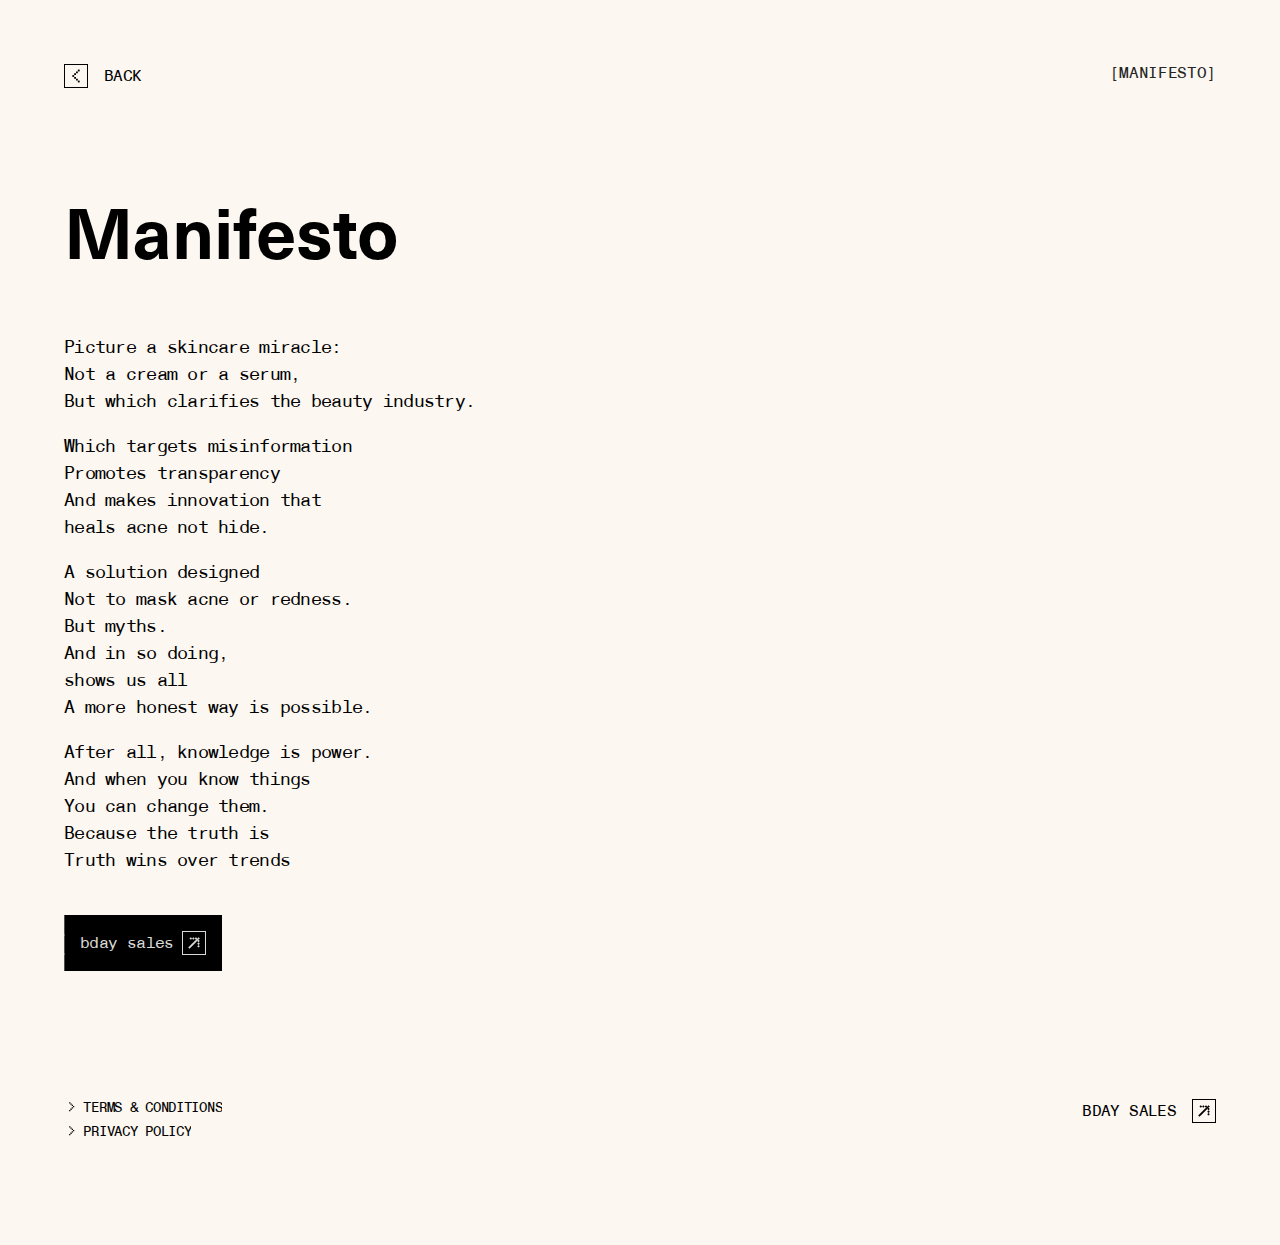
<file: manifesto.html>
<!DOCTYPE html>
<html lang="en" class="light h-full">
  <head>
    <meta charSet="utf-8"/>
    <meta name="viewport" content="width=device-width, initial-scale=1"/>
    <link rel="icon" type="image/png" href="favicon-96x96.png" sizes="96x96"/>
    <link rel="icon" type="image/svg+xml" href="favicon.svg"/>
    <link rel="shortcut icon" href="favicon.html"/>
    <link rel="apple-touch-icon" sizes="180x180" href="apple-touch-icon.png"/>
    <title>Manifesto | The Truth Should Be Ordinary</title>
    <meta name="description" content="In a world where facts can be blurred and science, often filtered, the truth can be hard to find."/>
    <meta name="robots" content="index,follow"/>
    <meta property="twitter:card" content="summary_large_image"/>
    <meta property="twitter:title" content="Manifesto | The Truth Should Be Ordinary"/>
    <meta property="twitter:description" content="In a world where facts can be blurred and science, often filtered, the truth can be hard to find."/>
    <meta property="twitter:image" content="../cdn.sanity.io/images/f3anwa5j/production/6ef0ad0787a9d0a7e93af1950218d4ef04119b17-4000x2250cb63.jpg?rect=0,75,4000,2100&amp;w=1200&amp;h=630&amp;fit=max&amp;auto=format"/>
    <meta property="og:title" content="Manifesto | The Truth Should Be Ordinary"/>
    <meta property="og:description" content="In a world where facts can be blurred and science, often filtered, the truth can be hard to find."/>
    <meta property="og:image" content="../cdn.sanity.io/images/f3anwa5j/production/6ef0ad0787a9d0a7e93af1950218d4ef04119b17-4000x2250cb63.jpg?rect=0,75,4000,2100&amp;w=1200&amp;h=630&amp;fit=max&amp;auto=format"/>
    <meta property="og:image:width" content="1200"/>
    <meta property="og:image:height" content="630"/>
    <link rel="stylesheet" href="assets/root-C9BsmYHI.css"/>
    <link rel="stylesheet" href="assets/fonts-Ba1hhX7K.css"/>
    <link rel="stylesheet" href="assets/web-C-xyohTp.css"/>
    <link rel="preload" href="fonts/HelveticaMonospacedRoman.woff2" as="font" type="font/woff2" crossorigin="anonymous"/>
    <link rel="preload" href="fonts/HelveticaMonospacedRoman.woff" as="font" type="font/woff" crossorigin="anonymous"/>
    <link rel="preload" href="fonts/HelveticaMonospacedItalic.woff2" as="font" type="font/woff2" crossorigin="anonymous"/>
    <link rel="preload" href="fonts/HelveticaMonospacedItalic.woff" as="font" type="font/woff" crossorigin="anonymous"/>
    <link rel="preload" href="fonts/HelveticaMonospacedBold.woff2" as="font" type="font/woff2" crossorigin="anonymous"/>
    <link rel="preload" href="fonts/HelveticaMonospacedBold.woff" as="font" type="font/woff" crossorigin="anonymous"/>
    <link rel="preload" href="fonts/HelveticaMonospacedBoldItalic.woff2" as="font" type="font/woff2" crossorigin="anonymous"/>
    <link rel="preload" href="fonts/HelveticaMonospacedBoldItalic.woff" as="font" type="font/woff" crossorigin="anonymous"/>
    <link rel="preload" href="fonts/NeueHaasUnicaW1G-Regular.ttf" as="font" type="font/ttf" crossorigin="anonymous"/>
    <link rel="preload" href="fonts/NeueHaasUnicaW1G-Medium.ttf" as="font" type="font/ttf" crossorigin="anonymous"/>
    <link rel="preload" href="fonts/NeueHaasUnicaW1G-Bold.ttf" as="font" type="font/ttf" crossorigin="anonymous"/>
  </head>
  <body class="h-full bg-white font-sans text-charcoal">
    <div class="flex flex-col">
      <header class="container mb-24 pt-container-padding lg:mb-40 flex items-start justify-between font-mono text-body-20 text-black">
        <a class="group inline-flex shrink-0 items-center justify-center gap-16 cursor-pointer disabled:cursor-default transition-colors duration-300 ease-out motion-reduce:transition-none uppercase" href="articles.html" data-discover="true">
          <svg class="inline-block shrink-0 text-current transition-colors duration-300 ease-out motion-reduce:transition-none border border-solid size-[1.5em] group-hover:bg-white" aria-label="caret-left">
            <use href="assets/spritemap.1a0be9ff.svg#icon-caret-left"></use>
          </svg>
          Back
        </a>
        <div class="text-right">
          <p class="text-caption-30 uppercase text-charcoal">[Manifesto]</p>
        </div>
      </header>
      <main class="container my-40 flex flex-col text-black lg:my-container-padding">
        <h1 class="motion-reduce:none mb-container-padding animate-glitch-1-horizontal text-title-60 font-bold">
          Manifesto
        </h1>
        <div class="animate-glitch-1-horizontal font-mono text-body-30 motion-reduce:animate-none [&>p:not(:last-child)]:mb-[1em]">
          <p>
            Picture a skincare miracle:<br/>
            Not a cream or a serum,<br/>
            But which clarifies the beauty industry.
          </p>
          <p>
            Which targets misinformation<br/>
            Promotes transparency<br/>
            And makes innovation that<br/>
            heals acne not hide.
          </p>
          <p>
            A solution designed<br/>
            Not to mask acne or redness.<br/>
            But myths.<br/>
            And in so doing,<br/>
            shows us all<br/>
            A more honest way is possible.
          </p>
          <p>
            After all, knowledge is power.<br/>
            And when you know things<br/>
            You can change them.<br/>
            Because the truth is<br/>
            Truth wins over trends
          </p>
          <a href="https://amiynaturals.com/pages/offers" target="_blank" class="relative inline-flex shrink-0 items-center justify-between gap-8 overflow-hidden p-16 cursor-pointer disabled:cursor-default transition-colors duration-300 ease-out motion-reduce:transition-none [&>svg]:relative [&>span]:relative hover:text-black mt-24 bg-black font-mono text-body-20 text-light-grey group/button">
            <div class="translate-z-0 absolute left-0 z-0 flex size-full flex-col [&>span]:size-full [&>span]:origin-top-right [&>span]:-translate-x-full [&>span]:scale-[1.1] [&>span]:bg-grey [&>span]:transition-transform [&>span]:duration-700 [&>span]:ease-out [&>span]:group-hover/button:translate-x-0">
              <span class="delay-0"></span>
              <span class="delay-100"></span>
              <span class="delay-200"></span>
            </div>
            <span>bday sales</span>
            <svg class="inline-block shrink-0 text-current transition-colors duration-300 ease-out motion-reduce:transition-none border border-solid size-[1.5em]" aria-label="arrow-external">
              <use href="assets/spritemap.1a0be9ff.svg#icon-arrow-external"></use>
            </svg>
          </a>
        </div>
      </main>
      <footer class="container text-black">
        <div class="flex flex-col gap-24 py-88 font-mono lg:py-container-padding md:flex-row md:items-start md:justify-between">
          <div class="text-legal-caption">
            <nav class="mb-24 flex flex-col items-center gap-5 uppercase md:mb-40 md:items-start">
              <a class="group inline-flex shrink-0 items-center justify-center cursor-pointer disabled:cursor-default transition-colors duration-300 ease-out motion-reduce:transition-none relative overflow-hidden pb-3 after:absolute after:content-[''] after:w-full after:h-[1px] after:border-b after:border-dashed after:left-0 after:bottom-0 after:transition-opacity after:duration-200 after:opacity-0 hover:after:opacity-100 gap-4" href="https://amiynaturals.com/pages/terms-conditions" target="_blank">
                <svg class="inline-block shrink-0 text-current transition-colors duration-300 ease-out motion-reduce:transition-none size-[1.1em]" aria-label="caret-right">
                  <use href="assets/spritemap.1a0be9ff.svg#icon-caret-right"></use>
                </svg>
                Terms &amp; Conditions
              </a>
              <a class="group inline-flex shrink-0 items-center justify-center cursor-pointer disabled:cursor-default transition-colors duration-300 ease-out motion-reduce:transition-none relative overflow-hidden pb-3 after:absolute after:content-[''] after:w-full after:h-[1px] after:border-b after:border-dashed after:left-0 after:bottom-0 after:transition-opacity after:duration-200 after:opacity-0 hover:after:opacity-100 gap-4" href="https://amiynaturals.com/pages/privacy-policy" target="_blank">
                <svg class="inline-block shrink-0 text-current transition-colors duration-300 ease-out motion-reduce:transition-none size-[1.1em]" aria-label="caret-right">
                  <use href="assets/spritemap.1a0be9ff.svg#icon-caret-right"></use>
                </svg>
                Privacy Policy
              </a>
            </nav>
          </div>
          <div class="-order-1 text-center md:order-1">
            <a class="group inline-flex shrink-0 items-center justify-center gap-16 cursor-pointer disabled:cursor-default transition-colors duration-300 ease-out motion-reduce:transition-none mb-16 text-body-20 uppercase" href="https://amiynaturals.com/pages/offers" target="_blank">
              bday sales
              <svg class="inline-block shrink-0 text-current transition-colors duration-300 ease-out motion-reduce:transition-none border border-solid size-[1.5em] group-hover:bg-white" aria-label="arrow-external">
                <use href="assets/spritemap.1a0be9ff.svg#icon-arrow-external"></use>
              </svg>
            </a>
          </div>
        </div>
      </footer>
    </div>

    <script>
      ((storageKey2, restoreKey) => {
        if (!window.history.state || !window.history.state.key) {
          let key = Math.random().toString(32).slice(2);
          window.history.replaceState({ key }, "");
        }
        try {
          let positions = JSON.parse(sessionStorage.getItem(storageKey2) || "{}");
          let storedY = positions[restoreKey || window.history.state.key];
          if (typeof storedY === "number") {
            window.scrollTo(0, storedY);
          }
        } catch (error) {
          console.error(error);
          sessionStorage.removeItem(storageKey2);
        }
      })("react-router-scroll-positions", null);
    </script>

    <link rel="modulepreload" href="assets/entry.client-BTH2fNc4.js"/>
    <link rel="modulepreload" href="assets/chunk-7R3XDUXW-BHIEIWN9.js"/>
    <link rel="modulepreload" href="assets/client-BzcNqr-D.js"/>
    <link rel="modulepreload" href="assets/with-props-drQTeSIz.js"/>
    <link rel="modulepreload" href="assets/theme-context-QVWfqZKI.js"/>
    <link rel="modulepreload" href="assets/font-size-context-BmeG6LFb.js"/>
    <link rel="modulepreload" href="assets/index-DZJQCNLv.js"/>
    <link rel="modulepreload" href="assets/logo-CZee6gEJ.js"/>
    <link rel="modulepreload" href="assets/root-BJeGe9Cg.js"/>
    <link rel="modulepreload" href="assets/preload-helper-D7HrI6pR.js"/>
    <link rel="modulepreload" href="assets/index-CPpVw6KV.js"/>
    <link rel="modulepreload" href="assets/layout-D3CHDz2t.js"/>
    <link rel="modulepreload" href="assets/app-footer-GtgmRUmX.js"/>
    <link rel="modulepreload" href="assets/meta-CzSvdXGV.js"/>
    <link rel="modulepreload" href="assets/stegaClean-YpGXIuvF.js"/>
    <link rel="modulepreload" href="assets/image-url.umd-DV0ObBZQ.js"/>
    <link rel="modulepreload" href="assets/manifesto-djzXdDsr.js"/>

    <script>
      window.__reactRouterContext = {
        "basename": "/",
        "future": { "unstable_optimizeDeps": false },
        "isSpaMode": false
      };
      window.__reactRouterContext.stream = new ReadableStream({
        start(controller) {
          window.__reactRouterContext.streamController = controller;
        }
      }).pipeThrough(new TextEncoderStream());
    </script>

    <script type="module" async="">
      import * as route0 from "/assets/root-BJeGe9Cg.js";
      import * as route1 from "/assets/layout-D3CHDz2t.js";
      import * as route2 from "/assets/manifesto-djzXdDsr.js";

      window.__reactRouterManifest = {
        "entry": {
          "module": "/assets/entry.client-BTH2fNc4.js",
          "imports": [
            "/assets/chunk-7R3XDUXW-BHIEIWN9.js",
            "assets/client-BzcNqr-D.js"
          ],
          "css": []
        },
        "routes": {
          "root": {
            "id": "root",
            "path": "",
            "hasAction": false,
            "hasLoader": true,
            "hasClientAction": false,
            "hasClientLoader": false,
            "hasErrorBoundary": true,
            "module": "/assets/root-BJeGe9Cg.js",
            "imports": [
              "/assets/chunk-7R3XDUXW-BHIEIWN9.js",
              "assets/client-BzcNqr-D.js",
              "assets/with-props-drQTeSIz.js",
              "assets/theme-context-QVWfqZKI.js",
              "assets/font-size-context-BmeG6LFb.js",
              "assets/index-DZJQCNLv.js",
              "assets/logo-CZee6gEJ.js"
            ],
            "css": [
              "/assets/root-C9BsmYHI.css"
            ]
          },
          "routes/web/layout": {
            "id": "routes/web/layout",
            "parentId": "root",
            "hasAction": false,
            "hasLoader": true,
            "hasClientAction": false,
            "hasClientLoader": false,
            "hasErrorBoundary": false,
            "module": "/assets/layout-D3CHDz2t.js",
            "imports": [
              "/assets/preload-helper-D7HrI6pR.js",
              "assets/with-props-drQTeSIz.js",
              "assets/chunk-7R3XDUXW-BHIEIWN9.js",
              "assets/index-CPpVw6KV.js"
            ],
            "css": []
          },
          "routes/web/manifesto": {
            "id": "routes/web/manifesto",
            "parentId": "routes/web/layout",
            "path": "manifesto",
            "hasAction": false,
            "hasLoader": true,
            "hasClientAction": false,
            "hasClientLoader": false,
            "hasErrorBoundary": false,
            "module": "/assets/manifesto-djzXdDsr.js",
            "imports": [
              "/assets/with-props-drQTeSIz.js",
              "assets/chunk-7R3XDUXW-BHIEIWN9.js",
              "assets/app-footer-GtgmRUmX.js",
              "assets/index-DZJQCNLv.js",
              "assets/meta-CzSvdXGV.js",
              "assets/stegaClean-YpGXIuvF.js",
              "assets/image-url.umd-DV0ObBZQ.js"
            ],
            "css": []
          },
          "routes/web/home": {
            "id": "routes/web/home",
            "parentId": "routes/web/layout",
            "index": true,
            "hasAction": false,
            "hasLoader": true,
            "hasClientAction": false,
            "hasClientLoader": false,
            "hasErrorBoundary": false,
            "module": "/assets/home-COunAWbt.js",
            "imports": [
              "/assets/with-props-drQTeSIz.js",
              "assets/chunk-7R3XDUXW-BHIEIWN9.js",
              "assets/index-DZJQCNLv.js",
              "assets/logo-CZee6gEJ.js",
              "assets/meta-CzSvdXGV.js",
              "assets/stegaClean-YpGXIuvF.js",
              "assets/image-url.umd-DV0ObBZQ.js"
            ],
            "css": []
          }
        },
        "url": "/assets/manifest-b152035d.js",
        "version": "b152035d"
      };
      window.__reactRouterRouteModules = {
        "root": route0,
        "routes/web/layout": route1,
        "routes/web/manifesto": route2
      };

      import("assets/entry.client-BTH2fNc4.js");
    </script>

    <script>
      window.__reactRouterContext.streamController.enqueue("[{\"_1\":2,\"_38\":-5,\"_39\":-5},\"loaderData\",{\"_3\":4,\"_9\":10,\"_15\":16},\"root\",{\"_5\":6,\"_7\":8},\"theme\",\"light\",\"fontSize\",\"small\",\"routes/web/layout\",{\"_11\":12},\"sanity\",{\"_13\":14},\"preview\",false,\"routes/web/manifesto\",{\"_17\":18},\"siteData\",{\"_19\":20},\"data\",{\"_21\":22},\"site\",{\"_23\":24},\"seoMetadata\",{\"_25\":26,\"_27\":28,\"_35\":-5,\"_36\":37},\"description\",\"In a world where facts can be blurred and science, often filtered, the truth can be hard to find.\",\"image\",{\"_29\":27,\"_30\":31},\"_type\",\"asset\",{\"_32\":33,\"_29\":34},\"_ref\",\"image-6ef0ad0787a9d0a7e93af1950218d4ef04119b17-4000x2250-jpg\",\"reference\",\"noIndex\",\"title\",\"The Truth Should Be Ordinary\",\"actionData\",\"errors\"]\n");
    </script>

    <script>
      window.__reactRouterContext.streamController.close();
    </script>
  </body>
</html>
</file>
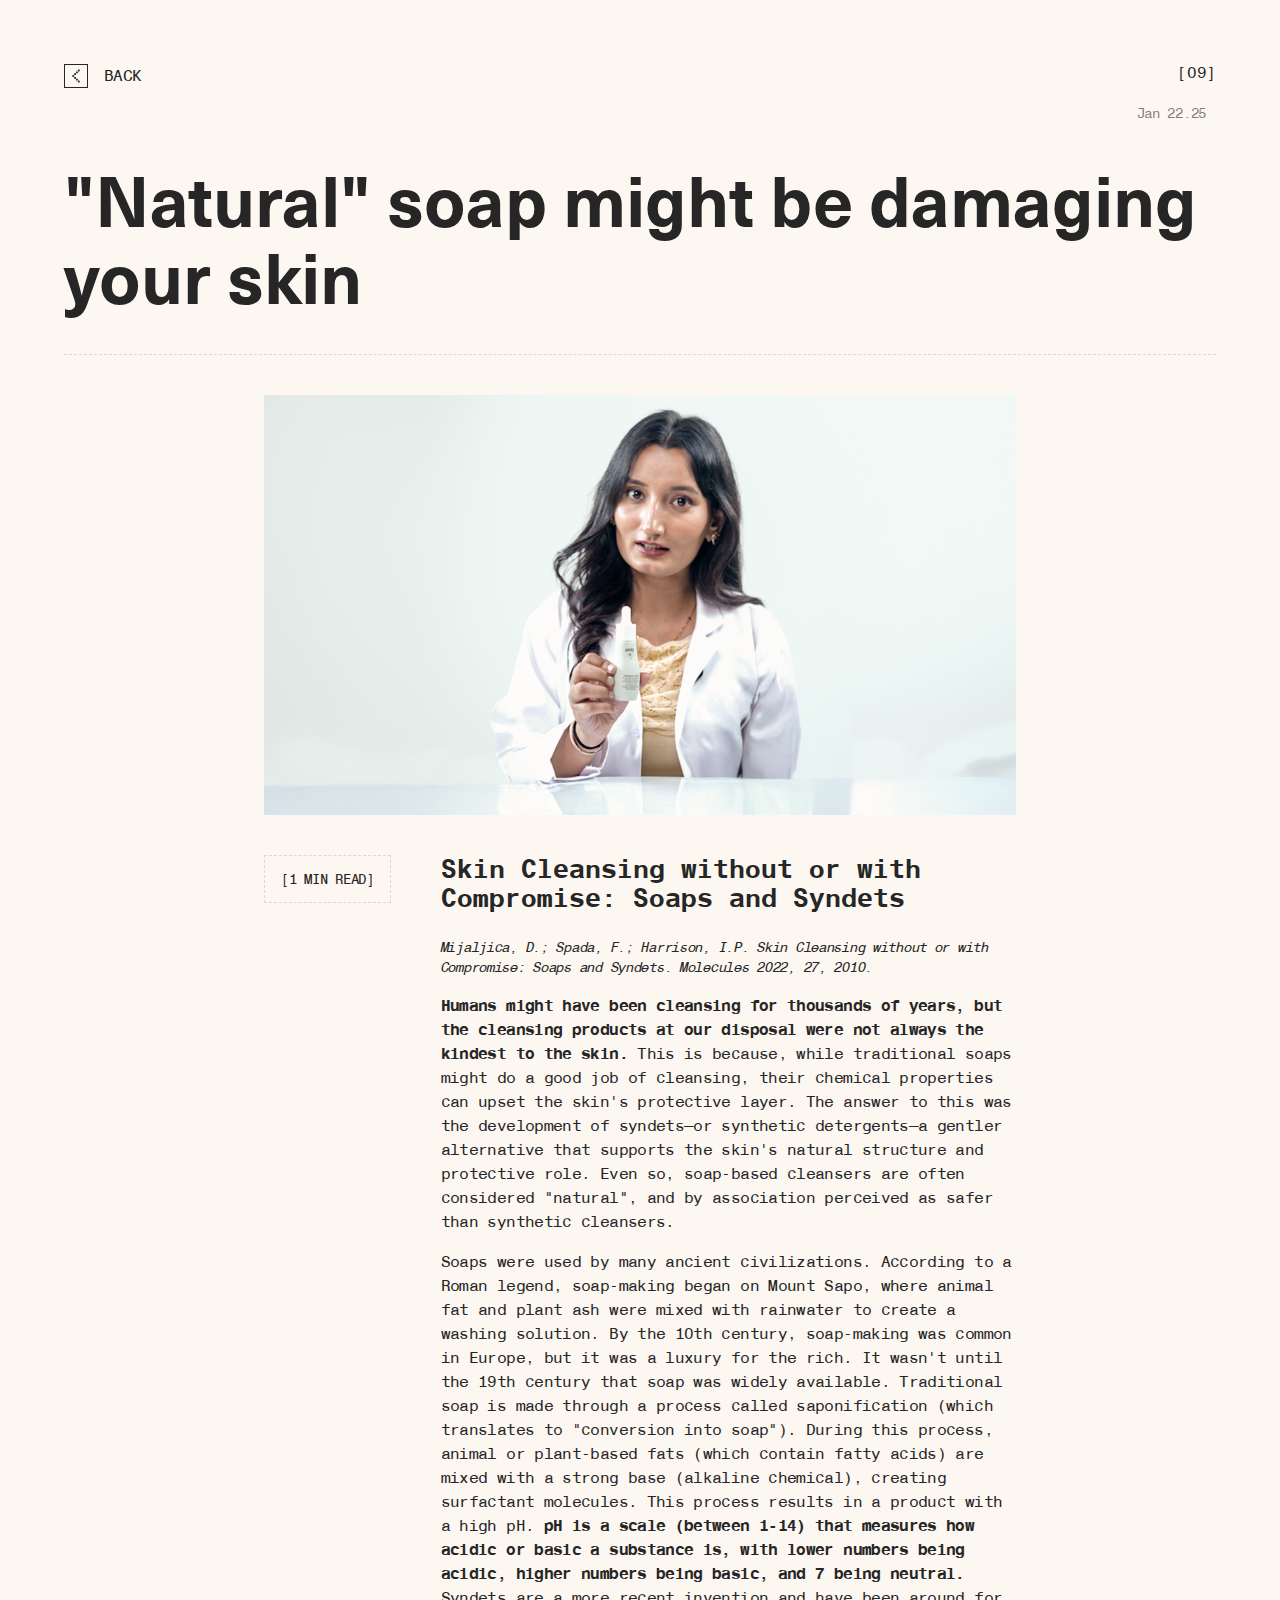
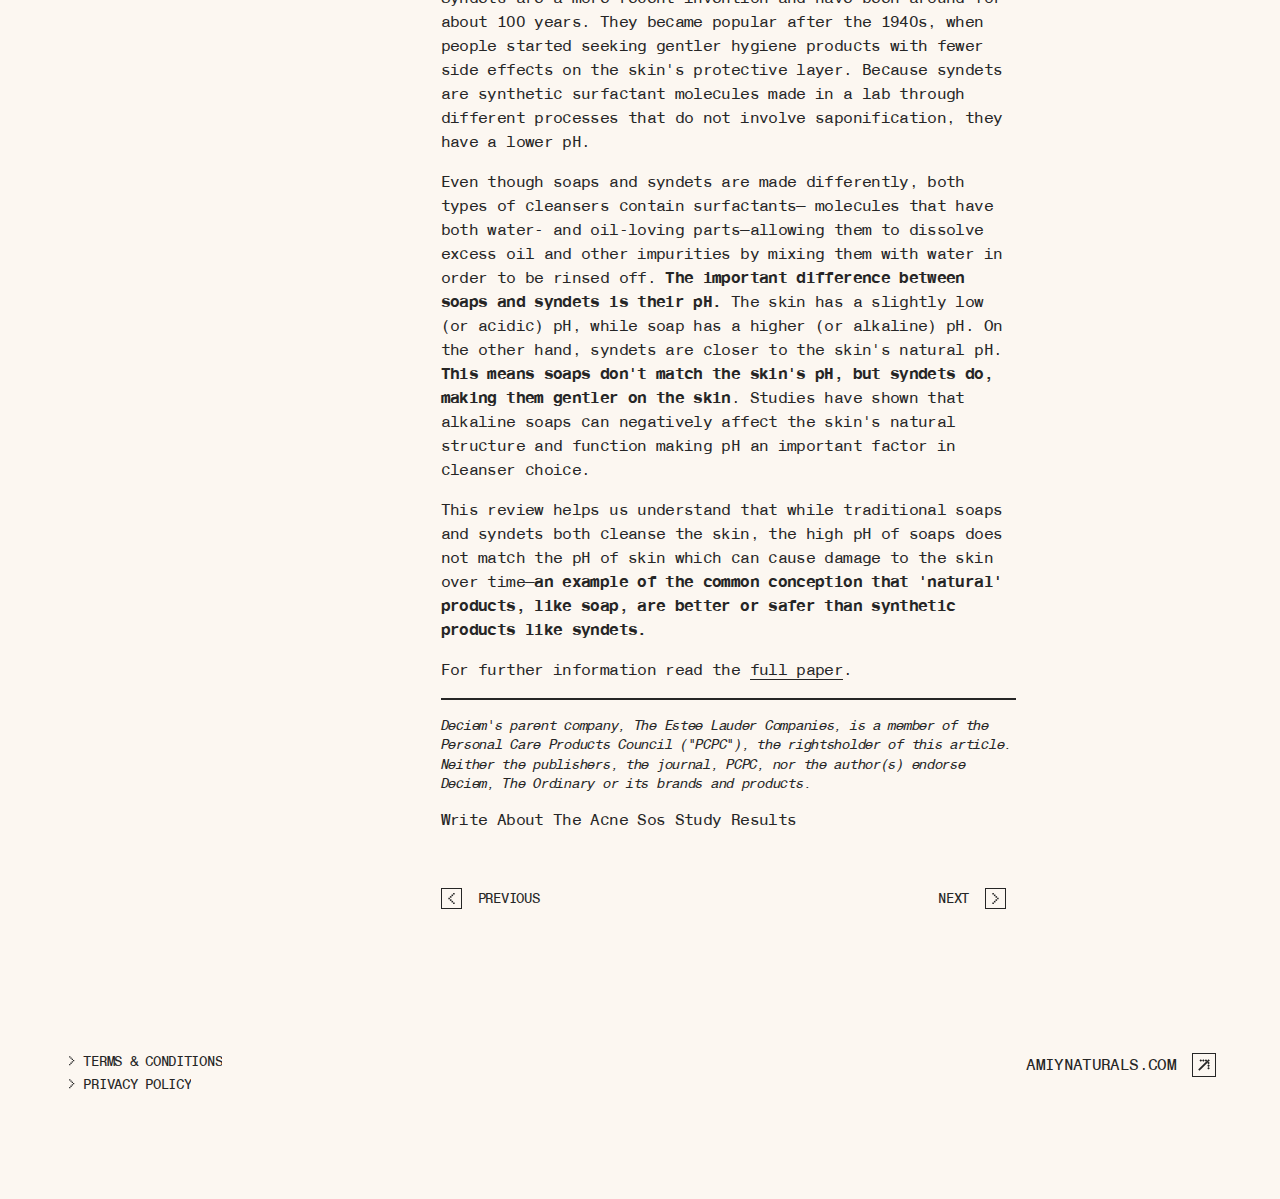
<file: articles/chemical-acne-products-might-be-damaging-your-skin.html>
﻿<!DOCTYPE html>
<html lang="en" class="light h-full">
  <head>
    <meta http-equiv="content-type" content="text/html;charset=utf-8" />
    <meta charSet="utf-8"/>
    <meta name="viewport" content="width=device-width, initial-scale=1"/>
    <link rel="icon" type="image/png" href="../favicon-96x96.png" sizes="96x96"/>
    <link rel="icon" type="image/svg+xml" href="../favicon.svg"/>
    <link rel="shortcut icon" href="../favicon.html"/>
    <link rel="apple-touch-icon" sizes="180x180" href="../apple-touch-icon.png"/>
    <title>“Natural” soap might be damaging your skin | The Ordinary</title>
    <meta name="description" content="Skin Cleansing without or with Compromise: Soaps and Syndets."/>
    <meta name="robots" content="index,follow"/>
    <meta property="twitter:card" content="summary_large_image"/>
    <meta property="twitter:title" content="“Natural” soap might be damaging your skin | The Ordinary"/>
    <meta property="twitter:description" content="Skin Cleansing without or with Compromise: Soaps and Syndets."/>
    <meta property="twitter:image" content="../../cdn.sanity.io/images/f3anwa5j/production/6ef0ad0787a9d0a7e93af1950218d4ef04119b17-4000x2250cb63.jpg?rect=0,75,4000,2100&amp;w=1200&amp;h=630&amp;fit=max&amp;auto=format"/>
    <meta property="og:title" content="“Natural” soap might be damaging your skin | The Ordinary"/>
    <meta property="og:description" content="Skin Cleansing without or with Compromise: Soaps and Syndets."/>
    <meta property="og:image" content="../../cdn.sanity.io/images/f3anwa5j/production/6ef0ad0787a9d0a7e93af1950218d4ef04119b17-4000x2250cb63.jpg?rect=0,75,4000,2100&amp;w=1200&amp;h=630&amp;fit=max&amp;auto=format"/>
    <meta property="og:image:width" content="1200"/>
    <meta property="og:image:height" content="630"/>
    <link rel="stylesheet" href="../assets/root-C9BsmYHI.css"/>
    <link rel="stylesheet" href="../assets/fonts-Ba1hhX7K.css"/>
    <link rel="stylesheet" href="../assets/web-C-xyohTp.css"/>
    <link rel="preload" href="../fonts/HelveticaMonospacedRoman.woff2" as="font" type="font/woff2" crossorigin="anonymous" />
    <link rel="preload" href="../fonts/HelveticaMonospacedRoman.woff" as="font" type="font/woff" crossorigin="anonymous" />
    <link rel="preload" href="../fonts/HelveticaMonospacedItalic.woff2" as="font" type="font/woff2" crossorigin="anonymous" />
    <link rel="preload" href="../fonts/HelveticaMonospacedItalic.woff" as="font" type="font/woff" crossorigin="anonymous" />
    <link rel="preload" href="../fonts/HelveticaMonospacedBold.woff2" as="font" type="font/woff2" crossorigin="anonymous" />
    <link rel="preload" href="../fonts/HelveticaMonospacedBold.woff" as="font" type="font/woff" crossorigin="anonymous" />
    <link rel="preload" href="../fonts/HelveticaMonospacedBoldItalic.woff2" as="font" type="font/woff2" crossorigin="anonymous" />
    <link rel="preload" href="../fonts/HelveticaMonospacedBoldItalic.woff" as="font" type="font/woff" crossorigin="anonymous" />
    <link rel="preload" href="../fonts/NeueHaasUnicaW1G-Regular.ttf" as="font" type="font/ttf" crossorigin="anonymous" />
    <link rel="preload" href="../fonts/NeueHaasUnicaW1G-Medium.ttf" as="font" type="font/ttf" crossorigin="anonymous" />
    <link rel="preload" href="../fonts/NeueHaasUnicaW1G-Bold.ttf" as="font" type="font/ttf" crossorigin="anonymous" />
    <style>
      @media (min-width: 1024px) {
        .lg\:flex-row {
          flex-direction: row;
        }
        .lg\:gap-40 {
          gap: 2.5rem;
        }
        .lg\:shrink-0 {
          flex-shrink: 0;
        }
        .lg\:flex-1 {
          flex: 1 1 0%;
        }
      }
      footer.container {
        padding-left: var(--container-padding) !important;
        padding-right: var(--container-padding) !important;
      }
      footer.container > div {
        padding-left: 0 !important;
        padding-right: 0 !important;
        margin-left: 0 !important;
        margin-right: 0 !important;
      }
      footer.container nav {
        margin-left: 0 !important;
        padding-left: 0 !important;
      }
      footer.container .text-legal-caption {
        margin-left: 0 !important;
        padding-left: 0 !important;
      }
      footer.container a[href="natural-acne-oral-drops-is-surprisingly-more-effective-than-chemical-creams.html"][data-discover="true"]:empty,
      footer.container a[href="natural-acne-oral-drops-is-surprisingly-more-effective-than-chemical-creams.html"][data-discover="true"]:not(:has(*)) {
        display: none !important;
        width: 0 !important;
        height: 0 !important;
        margin: 0 !important;
        padding: 0 !important;
      }
    </style>
  </head>
  <body class="h-full bg-white font-sans text-charcoal">
    <div class="flex flex-col">
      <header class="container mb-24 pt-container-padding lg:mb-40 flex items-start justify-between font-mono">
        <a aria-current="page" class="group inline-flex shrink-0 items-center justify-center gap-16 cursor-pointer disabled:cursor-default transition-colors duration-300 ease-out motion-reduce:transition-none text-body-20 uppercase active" href="../articles.html" data-discover="true">
          <svg class="inline-block shrink-0 text-current transition-colors duration-300 ease-out motion-reduce:transition-none border border-solid size-[1.5em] group-hover:bg-light-grey" aria-label="caret-left">
            <use href="../assets/spritemap.1a0be9ff.svg#icon-caret-left"></use>
          </svg>
          Back
        </a>
        <div class="text-right">
          <p class="mb-24 text-caption-30">[09]</p>
          <p class="text-caption-20 text-black/50">Jan 22.25</p>
        </div>
      </header>
      <article class="container relative z-10 animate-glitch-1-horizontal motion-reduce:animate-none">
        <div class="vt-name-[main-content]">
          <h1 class="mb-24 text-title-60 font-bold lg:mb-40">"Natural" soap might be damaging your skin</h1>
          <p class="mb-24 hidden text-right font-mono text-caption-20 uppercase text-black/50 lg:mb-40">[7820 times read]</p>
          <hr class="border-t border-dashed border-light-grey mb-24 lg:mb-40"/>
      <div class="mx-auto lg:w-[58.75vw]">
            <div class="group relative mb-24 lg:mb-40">
              <img alt="" loading="lazy" class="w-full" src="../assets/demo.png"/>
            </div>
            <hr class="mb-24 border-t border-dashed border-light-grey lg:hidden"/>
            <div class="flex flex-col gap-24 mb-24 lg:flex-row lg:gap-40 lg:mb-40">
              <div class="font-mono text-caption-20 lg:shrink-0">
                <div class="border border-dashed border-light-grey p-16 inline-block">
                  <p class="mb-0">[<span>1</span> MIN READ]</p>
                </div>
              </div>
              <div class="font-mono lg:flex-1">
                <h3 class="text-title-20 font-bold [&amp;:not(:last-child)]:mb-[1em]">Skin Cleansing without or with Compromise: Soaps and Syndets</h3>
                <small class="block !leading-[1.4] [&amp;:not(:last-child)]:mb-[1em] text-legal-caption">
                  <em class="italic">Mijaljica, D.; Spada, F.; Harrison, I.P. Skin Cleansing without or with Compromise: Soaps and Syndets. Molecules 2022, 27, 2010.</em>
                </small>
                <p class="[&amp;:not(:last-child)]:mb-[1em] text-body-20"></p>
                <p class="[&amp;:not(:last-child)]:mb-[1em] text-body-20">
                  <strong class="font-bold">Humans might have been cleansing for thousands of years, but the cleansing products at our disposal were not always the kindest to the skin. </strong>
                  This is because, while traditional soaps might do a good job of cleansing, their chemical properties can upset the skin&#x27;s protective layer. The answer to this was the development of syndets—or synthetic detergents—a gentler alternative that supports the skin&#x27;s natural structure and protective role. Even so, soap-based cleansers are often considered &quot;natural&quot;, and by association perceived as safer than synthetic cleansers.
                </p>
                <p class="[&amp;:not(:last-child)]:mb-[1em] text-body-20"></p>
                <p class="[&amp;:not(:last-child)]:mb-[1em] text-body-20">
                  Soaps were used by many ancient civilizations. According to a Roman legend, soap-making began on Mount Sapo, where animal fat and plant ash were mixed with rainwater to create a washing solution. By the 10th century, soap-making was common in Europe, but it was a luxury for the rich. It wasn't until the 19th century that soap was widely available. Traditional soap is made through a process called saponification (which translates to "conversion into soap"). During this process, animal or plant-based fats (which contain fatty acids) are mixed with a strong base (alkaline chemical), creating surfactant molecules. This process results in a product with a high pH. <strong class="font-bold">pH is a scale (between 1-14) that measures how acidic or basic a substance is, with lower numbers being acidic, higher numbers being basic, and 7 being neutral.</strong> Syndets are a more recent invention and have been around for about 100 years. They became popular after the 1940s, when people started seeking gentler hygiene products with fewer side effects on the skin's protective layer. Because syndets are synthetic surfactant molecules made in a lab through different processes that do not involve saponification, they have a lower pH.
                </p>
                <p class="[&amp;:not(:last-child)]:mb-[1em] text-body-20"></p>
                <p class="[&amp;:not(:last-child)]:mb-[1em] text-body-20">
                  Even though soaps and syndets are made differently, both types of cleansers contain surfactants— molecules that have both water- and oil-loving parts—allowing them to dissolve excess oil and other impurities by mixing them with water in order to be rinsed off. <strong class="font-bold">The important difference between soaps and syndets is their pH.</strong> The skin has a slightly low (or acidic) pH, while soap has a higher (or alkaline) pH. On the other hand, syndets are closer to the skin&#x27;s natural pH. <strong class="font-bold">This means soaps don&#x27;t match the skin&#x27;s pH, but syndets do, making them gentler on the skin</strong>. Studies have shown that alkaline soaps can negatively affect the skin's natural structure and function making pH an important factor in cleanser choice.
                </p>
                <p class="[&amp;:not(:last-child)]:mb-[1em] text-body-20"></p>
                <p class="[&amp;:not(:last-child)]:mb-[1em] text-body-20">
                  This review helps us understand that while traditional soaps and syndets both cleanse the skin, the high pH of soaps does not match the pH of skin which can cause damage to the skin over time—<strong class="font-bold">an example of the common conception that 'natural' products, like soap, are better or safer than synthetic products like syndets.</strong>
                </p>
                <p class="[&amp;:not(:last-child)]:mb-[1em] text-body-20"></p>
                <p class="[&amp;:not(:last-child)]:mb-[1em] text-body-20"></p>
                <p class="[&amp;:not(:last-child)]:mb-[1em] text-body-20">
                  For further information read the <a rel="noopener noreferrer" class="border-b hover:border-dashed hover:border-current" href="https://www.mdpi.com/1420-3049/27/6/2010" target="_blank">full paper</a>.
                </p>
                <hr class="mb-16 border border-t border-solid"/>
                <small class="block !leading-[1.4] [&amp;:not(:last-child)]:mb-[1em] text-legal-caption">
                  <em class="italic">Deciem&#x27;s parent company, The Estee Lauder Companies, is a member of the Personal Care Products Council (&quot;PCPC&quot;), the rightsholder of this article. Neither the publishers, the journal, PCPC, nor the author(s) endorse Deciem, The Ordinary or its brands and products.</em>
                </small>
                <p class="mb-24 font-mono text-body-20 [&amp;:not(:last-child)]:mb-[1em]">Write About The Acne Sos Study Results</p>
      <div class="flex justify-between py-40 text-caption-20 uppercase">
        <a class="group inline-flex shrink-0 items-center justify-center gap-16 cursor-pointer disabled:cursor-default transition-colors duration-300 ease-out motion-reduce:transition-none" href="your-acne-cream-is-not-targeting-its-root-cause-but.html" data-discover="true">
          <svg class="inline-block shrink-0 text-current transition-colors duration-300 ease-out motion-reduce:transition-none border border-solid size-[1.5em] group-hover:bg-light-grey" aria-label="caret-left">
            <use href="../assets/spritemap.1a0be9ff.svg#icon-caret-left"></use>
          </svg>
          Previous
        </a>
        <a class="group inline-flex shrink-0 items-center justify-center gap-16 cursor-pointer disabled:cursor-default transition-colors duration-300 ease-out motion-reduce:transition-none" href="natural-acne-oral-drops-is-surprisingly-more-effective-than-chemical-creams.html" data-discover="true">
          Next
          <svg class="inline-block shrink-0 text-current transition-colors duration-300 ease-out motion-reduce:transition-none border border-solid size-[1.5em] group-hover:bg-light-grey" aria-label="caret-right">
            <use href="../assets/spritemap.1a0be9ff.svg#icon-caret-right"></use>
          </svg>
        </a>
      </div>
      </div>
      </div>
      </div>
      </article>
      <footer class="container">
        <div class="flex flex-col gap-24 py-88 font-mono lg:py-container-padding md:flex-row md:items-start md:justify-between">
          <div class="text-legal-caption">
            <nav class="mb-24 flex flex-col items-center gap-5 uppercase md:mb-40 md:items-start">
              <a class="group inline-flex shrink-0 items-center justify-center cursor-pointer disabled:cursor-default transition-colors duration-300 ease-out motion-reduce:transition-none relative overflow-hidden pb-3 after:absolute after:content-[&#x27;&#x27;] after:w-full after:h-[1px] after:border-b after:border-dashed after:left-0 after:bottom-0 after:transition-opacity after:duration-200 after:opacity-0 hover:after:opacity-100 gap-4" href="https://amiynaturals.com/pages/terms-conditions" target="_blank">
                <svg class="inline-block shrink-0 text-current transition-colors duration-300 ease-out motion-reduce:transition-none size-[1.1em]" aria-label="caret-right">
                  <use href="../assets/spritemap.1a0be9ff.svg#icon-caret-right"></use>
                </svg>
                Terms &amp; Conditions
              </a>
              <a class="group inline-flex shrink-0 items-center justify-center cursor-pointer disabled:cursor-default transition-colors duration-300 ease-out motion-reduce:transition-none relative overflow-hidden pb-3 after:absolute after:content-[&#x27;&#x27;] after:w-full after:h-[1px] after:border-b after:border-dashed after:left-0 after:bottom-0 after:transition-opacity after:duration-200 after:opacity-0 hover:after:opacity-100 gap-4" href="https://amiynaturals.com/pages/privacy-policy" target="_blank">
                <svg class="inline-block shrink-0 text-current transition-colors duration-300 ease-out motion-reduce:transition-none size-[1.1em]" aria-label="caret-right">
                  <use href="../assets/spritemap.1a0be9ff.svg#icon-caret-right"></use>
                </svg>
                Privacy Policy
              </a>
            </nav>
          </div>
          <div class="-order-1 text-center md:order-1">
            <a class="group inline-flex shrink-0 items-center justify-center gap-16 cursor-pointer disabled:cursor-default transition-colors duration-300 ease-out motion-reduce:transition-none mb-16 text-body-20 uppercase" href="https://amiynaturals.com/pages/offers" target="_blank">
              AMIYNATURALS.COM
              <svg class="inline-block shrink-0 text-current transition-colors duration-300 ease-out motion-reduce:transition-none border border-solid size-[1.5em] group-hover:bg-light-grey" aria-label="arrow-external">
                <use href="../assets/spritemap.1a0be9ff.svg#icon-arrow-external"></use>
              </svg>
            </a>
          </div>
        </div>
      </footer>
    </div>
    <script>
      ((storageKey2, restoreKey) => {
    if (!window.history.state || !window.history.state.key) {
      let key = Math.random().toString(32).slice(2);
      window.history.replaceState({ key }, "");
    }
    try {
      let positions = JSON.parse(sessionStorage.getItem(storageKey2) || "{}");
      let storedY = positions[restoreKey || window.history.state.key];
      if (typeof storedY === "number") {
        window.scrollTo(0, storedY);
      }
    } catch (error) {
      console.error(error);
      sessionStorage.removeItem(storageKey2);
    }
      })("react-router-scroll-positions", null);
    </script>
    <script>
      (function() {
        function removeEmptyAnchorTags() {
          const footer = document.querySelector('footer.container');
          if (!footer) return;
          const emptyAnchors = footer.querySelectorAll('a[href="natural-acne-oral-drops-is-surprisingly-more-effective-than-chemical-creams.html"][data-discover="true"]');
          emptyAnchors.forEach(function(anchor) {
            if (!anchor.textContent || anchor.textContent.trim() === '' || anchor.children.length === 0 && !anchor.textContent.trim()) {
              anchor.remove();
            }
          });
        }
        if (document.readyState === 'loading') {
          document.addEventListener('DOMContentLoaded', removeEmptyAnchorTags);
        } else {
          removeEmptyAnchorTags();
        }
        setTimeout(removeEmptyAnchorTags, 100);
        setTimeout(removeEmptyAnchorTags, 500);
        const observer = new MutationObserver(removeEmptyAnchorTags);
        observer.observe(document.body, { childList: true, subtree: true });
      })();
    </script>
    <link rel="modulepreload" href="../assets/entry.client-BTH2fNc4.js"/>
    <link rel="modulepreload" href="../assets/chunk-7R3XDUXW-BHIEIWN9.js"/>
    <script type="module" async="">
      import * as route0 from "/assets/root-BJeGe9Cg.js";
      import * as route1 from "/assets/layout-D3CHDz2t.js";
      import * as route2 from "/assets/article-fAGJ-wvy.js";
        <link rel="modulepreload" href="../assets/font-size-context-BmeG6LFb.js" />
    <link rel="modulepreload" href="../assets/index-DZJQCNLv.js" />
    <link rel="modulepreload" href="../assets/logo-CZee6gEJ.js" />
    <link rel="modulepreload" href="../assets/root-BJeGe9Cg.js" />
    <link rel="modulepreload" href="../assets/preload-helper-D7HrI6pR.js" />
    <link rel="modulepreload" href="../assets/index-CPpVw6KV.js" />
    <link rel="modulepreload" href="../assets/layout-D3CHDz2t.js" />
    <link rel="modulepreload" href="../assets/index.browser-BaKoqjVW.js" />
    <link rel="modulepreload" href="../assets/index-DySbbZ_5.js" />
    <link rel="modulepreload" href="../assets/meta-CzSvdXGV.js" />
    <link rel="modulepreload" href="../assets/app-footer-GtgmRUmX.js" />
    <link rel="modulepreload" href="../assets/utils-CVA2UsiT.js" />
    <link rel="modulepreload" href="../assets/resolveEditInfo-Bqo3GpHw.js" />
    <link rel="modulepreload" href="../assets/stegaClean-YpGXIuvF.js" />
    <link rel="modulepreload" href="../assets/image-url.umd-DV0ObBZQ.js" />
    <link rel="modulepreload" href="../assets/article-fAGJ-wvy.js" />
    <script>
      window.__reactRouterContext = {
        "basename": "/",
        "future": { "unstable_optimizeDeps": false },
        "isSpaMode": false
      };
      window.__reactRouterContext.stream = new ReadableStream({
        start(controller) {
          window.__reactRouterContext.streamController = controller;
        }
      }).pipeThrough(new TextEncoderStream());
    
    }
  })("react-router-scroll-positions", null)</script>
    <link rel="modulepreload" href="../assets/entry.client-BTH2fNc4.js"/>
    <link rel="modulepreload" href="../assets/chunk-7R3XDUXW-BHIEIWN9.js"/>
    <link rel="modulepreload" href="../assets/client-BzcNqr-D.js"/>
    <link rel="modulepreload" href="../assets/with-props-drQTeSIz.js"/>
    <link rel="modulepreload" href="../assets/theme-context-QVWfqZKI.js"/>
    <link rel="modulepreload" href="../assets/font-size-context-BmeG6LFb.js"/>
    <link rel="modulepreload" href="../assets/index-DZJQCNLv.js"/>
    <link rel="modulepreload" href="../assets/logo-CZee6gEJ.js"/>
    <link rel="modulepreload" href="../assets/root-BJeGe9Cg.js"/>
    <link rel="modulepreload" href="../assets/preload-helper-D7HrI6pR.js"/>
    <link rel="modulepreload" href="../assets/index-CPpVw6KV.js"/>
    <link rel="modulepreload" href="../assets/layout-D3CHDz2t.js"/>
    <link rel="modulepreload" href="../assets/index.browser-BaKoqjVW.js"/>
    <link rel="modulepreload" href="../assets/index-DySbbZ_5.js"/>
    <link rel="modulepreload" href="../assets/meta-CzSvdXGV.js"/>
    <link rel="modulepreload" href="../assets/app-footer-GtgmRUmX.js"/>
    <link rel="modulepreload" href="../assets/utils-CVA2UsiT.js"/>
    <link rel="modulepreload" href="../assets/resolveEditInfo-Bqo3GpHw.js"/>
    <link rel="modulepreload" href="../assets/stegaClean-YpGXIuvF.js"/>
    <link rel="modulepreload" href="../assets/image-url.umd-DV0ObBZQ.js"/>
    <link rel="modulepreload" href="../assets/article-fAGJ-wvy.js"/><script>window.__reactRouterContext = {"basename":"/","future":{"unstable_optimizeDeps":false},"isSpaMode":false};window.__reactRouterContext.stream = new ReadableStream({start(controller){window.__reactRouterContext.streamController = controller;}}).pipeThrough(new TextEncoderStream());</script><script type="module" async="">;
import * as route0 from "/assets/root-BJeGe9Cg.js";
import * as route1 from "/assets/layout-D3CHDz2t.js";
import * as route2 from "/assets/article-fAGJ-wvy.js";
  window.__reactRouterManifest = {
  "entry": {
    "module": "/assets/entry.client-BTH2fNc4.js",
    "imports": [
      "/assets/chunk-7R3XDUXW-BHIEIWN9.js",
      "../assets/client-BzcNqr-D.js"
    ],
    "css": []
  },
  "routes": {
    "root": {
      "id": "root",
      "path": "",
      "hasAction": false,
      "hasLoader": true,
      "hasClientAction": false,
      "hasClientLoader": false,
      "hasErrorBoundary": true,
      "module": "/assets/root-BJeGe9Cg.js",
      "imports": [
        "/assets/chunk-7R3XDUXW-BHIEIWN9.js",
        "../assets/client-BzcNqr-D.js",
        "../assets/with-props-drQTeSIz.js",
        "../assets/theme-context-QVWfqZKI.js",
        "../assets/font-size-context-BmeG6LFb.js",
        "../assets/index-DZJQCNLv.js",
        "../assets/logo-CZee6gEJ.js"
      ],
      "css": [
        "/assets/root-C9BsmYHI.css"
      ]
    },
    "routes/web/layout": {
      "id": "routes/web/layout",
      "parentId": "root",
      "hasAction": false,
      "hasLoader": true,
      "hasClientAction": false,
      "hasClientLoader": false,
      "hasErrorBoundary": false,
      "module": "/assets/layout-D3CHDz2t.js",
      "imports": [
        "/assets/preload-helper-D7HrI6pR.js",
        "../assets/with-props-drQTeSIz.js",
        "../assets/chunk-7R3XDUXW-BHIEIWN9.js",
        "../assets/index-CPpVw6KV.js"
      ],
      "css": []
    },
    "routes/web/article": {
      "id": "routes/web/article",
      "parentId": "routes/web/layout",
      "path": "articles/:slug",
      "hasAction": false,
      "hasLoader": true,
      "hasClientAction": false,
      "hasClientLoader": false,
      "hasErrorBoundary": false,
      "module": "/assets/article-fAGJ-wvy.js",
      "imports": [
        "/assets/with-props-drQTeSIz.js",
        "../assets/chunk-7R3XDUXW-BHIEIWN9.js",
        "../assets/index.browser-BaKoqjVW.js",
        "../assets/index-DySbbZ_5.js",
        "../assets/font-size-context-BmeG6LFb.js",
        "../assets/index-DZJQCNLv.js",
        "../assets/meta-CzSvdXGV.js",
        "../assets/app-footer-GtgmRUmX.js",
        "../assets/utils-CVA2UsiT.js",
        "../assets/preload-helper-D7HrI6pR.js",
        "../assets/resolveEditInfo-Bqo3GpHw.js",
        "../assets/stegaClean-YpGXIuvF.js",
        "../assets/image-url.umd-DV0ObBZQ.js"
      ],
      "css": []
    },
    "routes/web/home": {
      "id": "routes/web/home",
      "parentId": "routes/web/layout",
      "index": true,
      "hasAction": false,
      "hasLoader": true,
      "hasClientAction": false,
      "hasClientLoader": false,
      "hasErrorBoundary": false,
      "module": "/assets/home-COunAWbt.js",
      "imports": [
        "/assets/with-props-drQTeSIz.js",
        "../assets/chunk-7R3XDUXW-BHIEIWN9.js",
        "../assets/index-DZJQCNLv.js",
        "../assets/logo-CZee6gEJ.js",
        "../assets/meta-CzSvdXGV.js",
        "../assets/stegaClean-YpGXIuvF.js",
        "../assets/image-url.umd-DV0ObBZQ.js"
      ],
      "css": []
    },
      window.__reactRouterRouteModules = {
        "root": route0,
        "routes/web/layout": route1,
        "routes/web/article": route2
      };
      import("../assets/entry.client-BTH2fNc4.js");
    </script>
    <script>window.__reactRouterContext.streamController.enqueue("[{\"_1\":2,\"_292\":-5,\"_293\":-5},\"loaderData\",{\"_3\":4,\"_9\":10,\"_15\":16},\"root\",{\"_5\":6,\"_7\":8},\"theme\",\"light\",\"fontSize\",\"small\",\"routes/web/layout\",{\"_11\":12},\"sanity\",{\"_13\":14},\"preview\",false,\"routes/web/article\",{\"_17\":18,\"_236\":237,\"_288\":289,\"_290\":291},\"initial\",{\"_19\":20},\"data\",{\"_21\":22},\"article\",{\"_23\":24,\"_25\":-5,\"_26\":27,\"_205\":206,\"_215\":-5,\"_216\":217,\"_218\":219,\"_220\":221,\"_222\":223,\"_224\":225,\"_228\":229,\"_230\":231,\"_232\":233,\"_234\":235},\"_id\",\"01181966-ca1c-4ff0-ba9a-faf21da8a73b\",\"audioSrc\",\"content\",[28,46,55,64,77,84,100,107,131,138,150,157,164,189,197],{\"_29\":30,\"_31\":32,\"_33\":34,\"_42\":43,\"_44\":45},\"_key\",\"dc4c4b8a7b87\",\"_type\",\"block\",\"children\",[35],{\"_29\":36,\"_31\":37,\"_38\":39,\"_40\":41},\"41aaa728c411\",\"span\",\"marks\",[],\"text\",\"Skin Cleansing without or with Compromise: Soaps and Syndets\",\"markDefs\",[],\"style\",\"h3\",{\"_29\":47,\"_31\":32,\"_33\":48,\"_42\":54,\"_44\":8},\"ceafdf146ba2\",[49],{\"_29\":50,\"_31\":37,\"_38\":51,\"_40\":53},\"088bdb4ae3270\",[52],\"em\",\"Mijaljica, D.; Spada, F.; Harrison, I.P. Skin Cleansing without or with Compromise: Soaps and Syndets. Molecules 2022, 27, 2010.\",[],{\"_29\":56,\"_31\":32,\"_33\":57,\"_42\":62,\"_44\":63},\"536d64fc1cb0\",[58],{\"_29\":59,\"_31\":37,\"_38\":60,\"_40\":61},\"aeefb2c724620\",[],\"\",[],\"normal\",{\"_29\":65,\"_31\":32,\"_33\":66,\"_42\":76,\"_44\":63},\"22dc2d380de8\",[67,72],{\"_29\":68,\"_31\":37,\"_38\":69,\"_40\":71},\"26fb4c23b8070\",[70],\"strong\",\"Humans might have been cleansing for thousands of years, but the cleansing products at our disposal were not always the kindest to the skin. \",{\"_29\":73,\"_31\":37,\"_38\":74,\"_40\":75},\"26fb4c23b8071\",[],\"This is because, while traditional soaps might do a good job of cleansing, their chemical properties can upset the skin's protective layer. The answer to this was the development of syndets—or synthetic detergents—a gentler alternative that supports the skin's natural structure and protective role. Even so, soap-based cleansers are often considered \\\"natural\\\", and by association perceived as safer than synthetic cleansers.\",[],{\"_29\":78,\"_31\":32,\"_33\":79,\"_42\":83,\"_44\":63},\"5c67cf248ab8\",[80],{\"_29\":81,\"_31\":37,\"_38\":82,\"_40\":61},\"abc88213c2330\",[],[],{\"_29\":85,\"_31\":32,\"_33\":86,\"_42\":99,\"_44\":63},\"a3b1aea83fa9\",[87,91,95],{\"_29\":88,\"_31\":37,\"_38\":89,\"_40\":90},\"ff8eea0362c20\",[],\"Soaps were used by many ancient civilizations. According to a Roman legend, soap-making began on Mount Sapo, where animal fat and plant ash were mixed with rainwater to create a washing solution. By the 10th century, soap-making was common in Europe, but it was a luxury for the rich. It wasn’t until the 19th century that soap was widely available. Traditional soap is made through a process called saponification (which translates to “conversion into soap”). During this process, animal or plant-based fats (which contain fatty acids) are mixed with a strong base (alkaline chemical), creating surfactant molecules. This process results in a product with a high pH. \",{\"_29\":92,\"_31\":37,\"_38\":93,\"_40\":94},\"ff8eea0362c21\",[70],\"pH is a scale (between 1-14) that measures how acidic or basic a substance is, with lower numbers being acidic, higher numbers being basic, and 7 being neutral.\",{\"_29\":96,\"_31\":37,\"_38\":97,\"_40\":98},\"ff8eea0362c22\",[],\" Syndets are a more recent invention and have been around for about 100 years. They became popular after the 1940s, when people started seeking gentler hygiene products with fewer side effects on the skin’s protective layer. Because syndets are synthetic surfactant molecules made in a lab through different processes that do not involve saponification, they have a lower pH.\",[],{\"_29\":101,\"_31\":32,\"_33\":102,\"_42\":106,\"_44\":63},\"4bdee34adff5\",[103],{\"_29\":104,\"_31\":37,\"_38\":105,\"_40\":61},\"5b2bad6dc59f0\",[],[],{\"_29\":108,\"_31\":32,\"_33\":109,\"_42\":130,\"_44\":63},\"3c7fb438008f\",[110,114,118,122,126],{\"_29\":111,\"_31\":37,\"_38\":112,\"_40\":113},\"d19b6fe9bd6f0\",[],\"Even though soaps and syndets are made differently, both types of cleansers contain surfactants— molecules that have both water- and oil-loving parts—allowing them to dissolve excess oil and other impurities by mixing them with water in order to be rinsed off. \",{\"_29\":115,\"_31\":37,\"_38\":116,\"_40\":117},\"d19b6fe9bd6f1\",[70],\"The important difference between soaps and syndets is their pH.\",{\"_29\":119,\"_31\":37,\"_38\":120,\"_40\":121},\"d19b6fe9bd6f2\",[],\" The skin has a slightly low (or acidic) pH, while soap has a higher (or alkaline) pH. On the other hand, syndets are closer to the skin's natural pH. \",{\"_29\":123,\"_31\":37,\"_38\":124,\"_40\":125},\"d19b6fe9bd6f3\",[70],\"This means soaps don't match the skin's pH, but syndets do, making them gentler on the skin\",{\"_29\":127,\"_31\":37,\"_38\":128,\"_40\":129},\"d19b6fe9bd6f4\",[],\". Studies have shown that alkaline soaps can negatively affect the skin’s natural structure and function making pH an important factor in cleanser choice.\",[],{\"_29\":132,\"_31\":32,\"_33\":133,\"_42\":137,\"_44\":63},\"feac4942f777\",[134],{\"_29\":135,\"_31\":37,\"_38\":136,\"_40\":61},\"b15648e7ea890\",[],[],{\"_29\":139,\"_31\":32,\"_33\":140,\"_42\":149,\"_44\":63},\"ecdaa0285786\",[141,145],{\"_29\":142,\"_31\":37,\"_38\":143,\"_40\":144},\"85004f7136ad0\",[],\"This review helps us understand that while traditional soaps and syndets both cleanse the skin, the high pH of soaps does not match the pH of skin which can cause damage to the skin over time—\",{\"_29\":146,\"_31\":37,\"_38\":147,\"_40\":148},\"85004f7136ad1\",[70],\"an example of the common conception that ‘natural’ products, like soap, are better or safer than synthetic products like syndets.\",[],{\"_29\":151,\"_31\":32,\"_33\":152,\"_42\":156,\"_44\":63},\"61451469e327\",[153],{\"_29\":154,\"_31\":37,\"_38\":155,\"_40\":61},\"1bf111dce18e\",[],[],{\"_29\":158,\"_31\":32,\"_33\":159,\"_42\":163,\"_44\":63},\"423931af25bb\",[160],{\"_29\":161,\"_31\":37,\"_38\":162,\"_40\":61},\"79a33de41ff4\",[],[],{\"_29\":165,\"_31\":32,\"_33\":166,\"_42\":180,\"_44\":63},\"853615ff4777\",[167,171,176],{\"_29\":168,\"_31\":37,\"_38\":169,\"_40\":170},\"0e3fb7ebc2e70\",[],\"For further information read the \",{\"_29\":172,\"_31\":37,\"_38\":173,\"_40\":175},\"9112a12a4423\",[174],\"91d9c4e3a4bf\",\"full paper\",{\"_29\":177,\"_31\":37,\"_38\":178,\"_40\":179},\"8a518ffcda7f\",[],\".\",[181],{\"_29\":174,\"_31\":182,\"_183\":184,\"_185\":184,\"_186\":187,\"_40\":-5,\"_188\":183},\"link\",\"external\",\"https://www.mdpi.com/1420-3049/27/6/2010\",\"href\",\"openInNewWindow\",true,\"type\",{\"_29\":190,\"_31\":32,\"_33\":191,\"_42\":195,\"_44\":196},\"736a157f31db\",[192],{\"_29\":193,\"_31\":37,\"_38\":194,\"_40\":61},\"8350d27ab875\",[],[],\"line\",{\"_29\":198,\"_31\":32,\"_33\":199,\"_42\":204,\"_44\":8},\"9c1911f45ffd\",[200],{\"_29\":201,\"_31\":37,\"_38\":202,\"_40\":203},\"3bd6c594912c\",[52],\"Deciem's parent company, The Estee Lauder Companies, is a member of the Personal Care Products Council (\\\"PCPC\\\"), the rightsholder of this article. Neither the publishers, the journal, PCPC, nor the author(s) endorse Deciem, The Ordinary or its brands and products.\",[],\"featuredImage\",{\"_31\":207,\"_208\":209,\"_210\":211},\"image\",\"alt\",\"Traditional Soap vs. Modern Cleansers\",\"asset\",{\"_212\":213,\"_31\":214},\"_ref\",\"image-632b30382e600995eabd156c5eab45174f1ef6aa-1430x801-png\",\"reference\",\"noIndex\",\"number\",9,\"publishAt\",\"2025-01-22T08:06:00.000Z\",\"readingTime\",\"2\",\"seoDescription\",\"Skin Cleansing without or with Compromise: Soaps and Syndets.\",\"seoImage\",{\"_31\":207,\"_210\":226},{\"_212\":227,\"_31\":214},\"image-6ef0ad0787a9d0a7e93af1950218d4ef04119b17-4000x2250-jpg\",\"seoTitle\",\"“Natural” soap might be damaging your skin | The Ordinary\",\"title\",\"“Natural” soap might be damaging your skin\",\"videoUrl\",\"https://www.youtube.com/embed/F1KI43VXUhw?si=8AJpYt9X0P-hgTtQ\u0026autoplay=1\u0026rel=0\",\"viewCount\",7819,\"allArticles\",{\"_19\":238},{\"_239\":240},\"articles\",[241,246,253,260,267,274,281],{\"_23\":24,\"_216\":217,\"_218\":219,\"_242\":243,\"_230\":231},\"slug\",{\"_31\":242,\"_244\":245},\"current\",\"natural-soap-might-be-damaging-your-skin\",{\"_23\":247,\"_216\":248,\"_218\":249,\"_242\":250,\"_230\":252},\"335985b4-1567-47df-a264-b97aaa4146ae\",8,\"2025-01-22T08:05:00.000Z\",{\"_31\":242,\"_244\":251},\"chemical-and-mineral-sunscreens-are-surprisingly-similar\",\"Chemical and mineral sunscreens are surprisingly similar\",{\"_23\":254,\"_216\":255,\"_218\":256,\"_242\":257,\"_230\":259},\"c5ad37a6-d14a-4c83-a909-ac9a8e3d39f9\",7,\"2025-01-22T08:04:00.000Z\",{\"_31\":242,\"_244\":258},\"theres-more-to-coral-bleaching-than-your-spf\",\"There’s more to coral bleaching than your SPF\",{\"_23\":261,\"_216\":262,\"_218\":263,\"_242\":264,\"_230\":266},\"8693b317-add5-4136-a52f-7fc9cb543f10\",6,\"2025-01-22T08:03:00.000Z\",{\"_31\":242,\"_244\":265},\"parabens-are-nothing-to-be-scared-of\",\"Parabens are nothing to be scared of\",{\"_23\":268,\"_216\":269,\"_218\":270,\"_242\":271,\"_230\":273},\"ad261530-e864-4b9a-a810-a133804c8a88\",5,\"2025-01-22T08:02:00.000Z\",{\"_31\":242,\"_244\":272},\"natural-ingredients-can-be-toxic-too\",\"Natural ingredients can be toxic too\",{\"_23\":275,\"_216\":276,\"_218\":277,\"_242\":278,\"_230\":280},\"841a333b-3143-4c1e-b0f4-0c19bf292e54\",4,\"2025-01-22T08:01:00.000Z\",{\"_31\":242,\"_244\":279},\"not-tested-on-animals-is-already-an-industry-standard\",\"“Not tested on animals” is already an industry standard\",{\"_23\":282,\"_216\":283,\"_218\":284,\"_242\":285,\"_230\":287},\"f66cb674-cf03-4785-9b48-1006f9b3d0ce\",3,\"2025-01-22T08:00:00.000Z\",{\"_31\":242,\"_244\":286},\"the-aluminum-in-your-deodorant-is-not-a-health-risk\",\"The aluminum in your deodorant is not a health risk but...\",\"query\",\"{\\n\\\"article\\\": *[_type == \\\"article\\\" \u0026\u0026 slug.current == $slug][0]{\\n  _id,\\n  number,\\n  title,\\n  publishAt,\\n  seoTitle,\\n  seoDescription,\\n  seoImage,\\n  featuredImage,\\n  videoUrl,\\n  readingTime,\\n  \\\"audioSrc\\\": audioSrc \\n{\\n  \\\"url\\\": asset-\u003eurl,\\n  \\\"title\\\": asset-\u003eoriginalFilename\\n}\\n,\\n  noIndex,\\n  \\\"viewCount\\\": coalesce(*[_type == \\\"articleViews\\\" \u0026\u0026 articleId == ^._id][0].viewCount, 0),\\n  content[]{\\n    ...,\\n    markDefs[]{\\n      ...,\\n      _type == \\\"link\\\" =\u003e \\n{\\n  text,\\n  type,\\n  openInNewWindow,\\n  \\\"href\\\": select(\\n    // Internal links.\\n    type == \\\"internal\\\" =\u003e coalesce(\\n      \\\"/\\\" +\\n      select(\\n        internal-\u003e_type == \\\"homepage\\\" =\u003e \\\"\\\",\\n        internal-\u003e_type == \\\"article\\\" =\u003e \\\"articles/\\\" + coalesce(internal-\u003eslug.current, \\\"\\\"),\\n        true =\u003e \\\"\\\"\\n      ),\\n      \\\"#\\\"\\n    ),\\n    // External links.\\n    type == \\\"external\\\" =\u003e coalesce(external, \\\"#\\\"),\\n    // Anything else.\\n    true =\u003e \\\"#\\\"\\n  ),\\n}\\n\\n    }\\n  }\\n}\\n}\",\"params\",{\"_242\":245},\"actionData\",\"errors\"]\n");</script>    <script>window.__reactRouterContext.streamController.close();</script>
  </body>
</html>
</file>
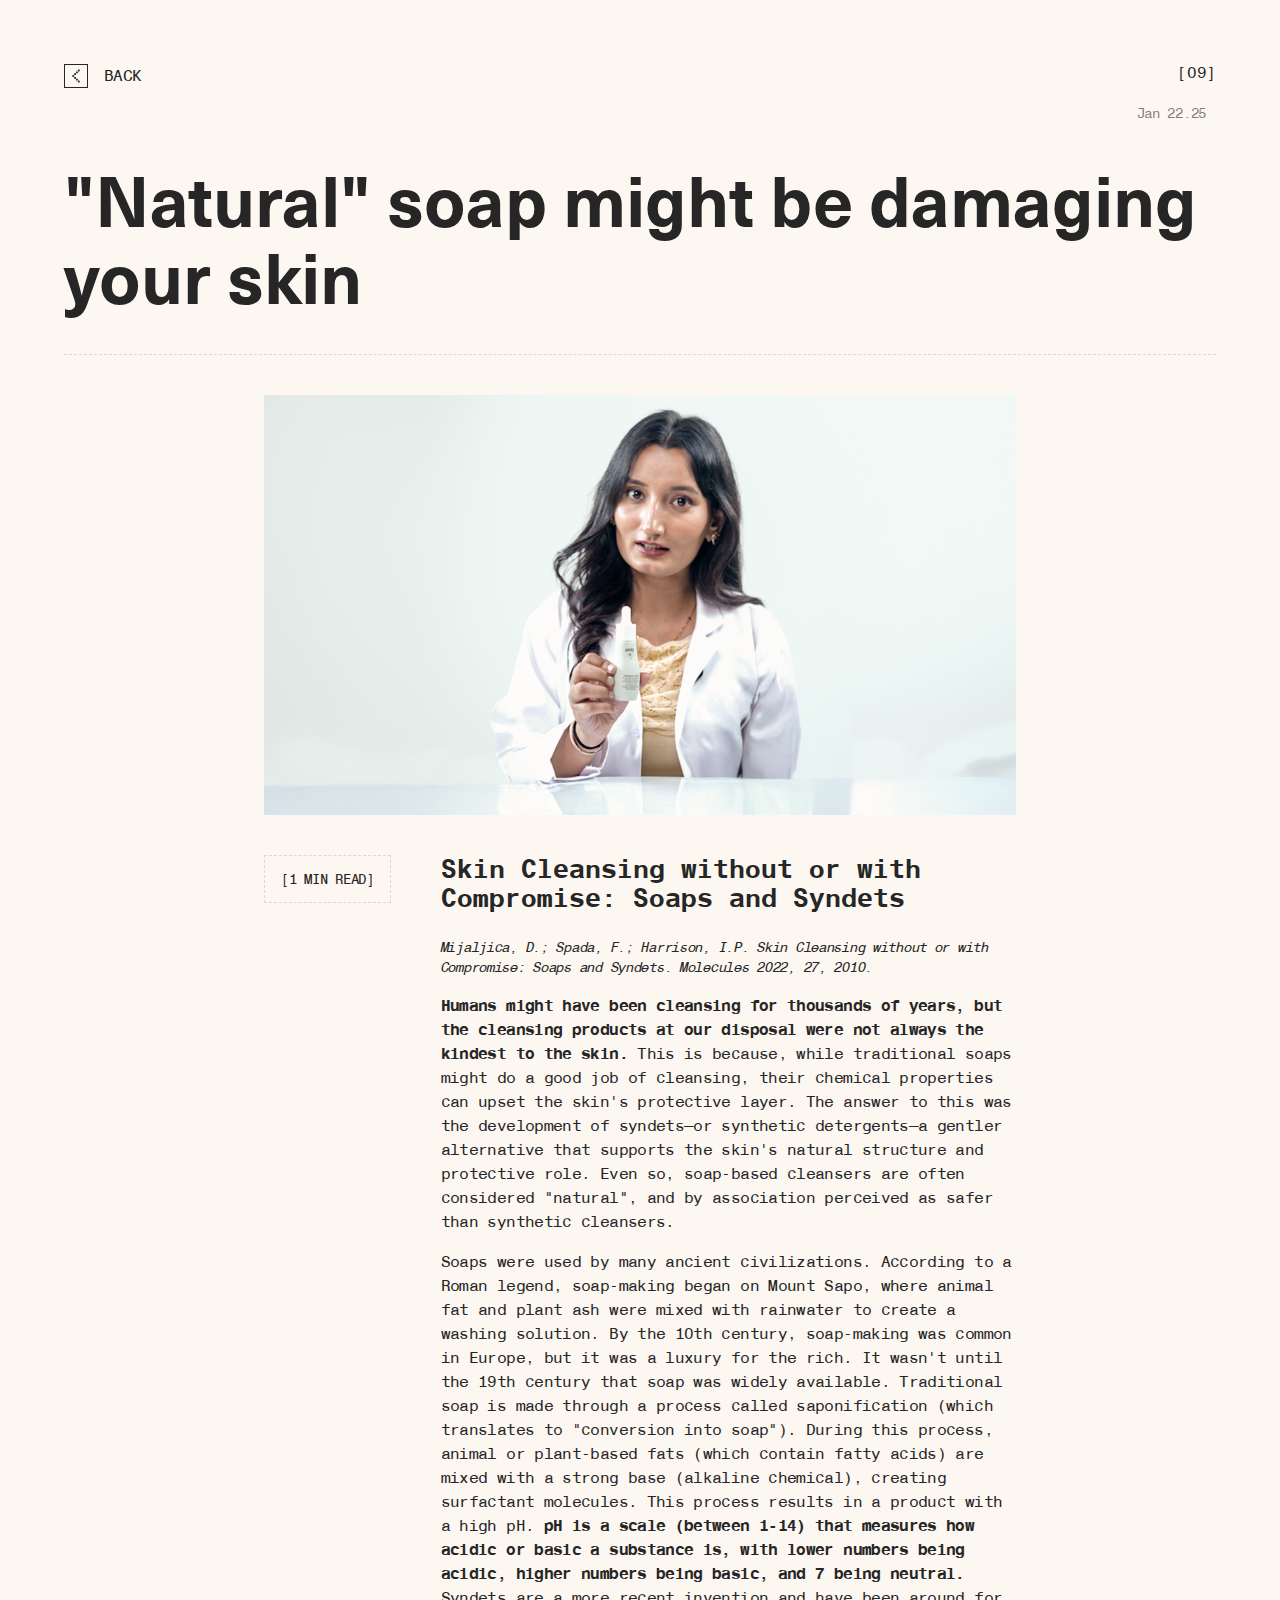
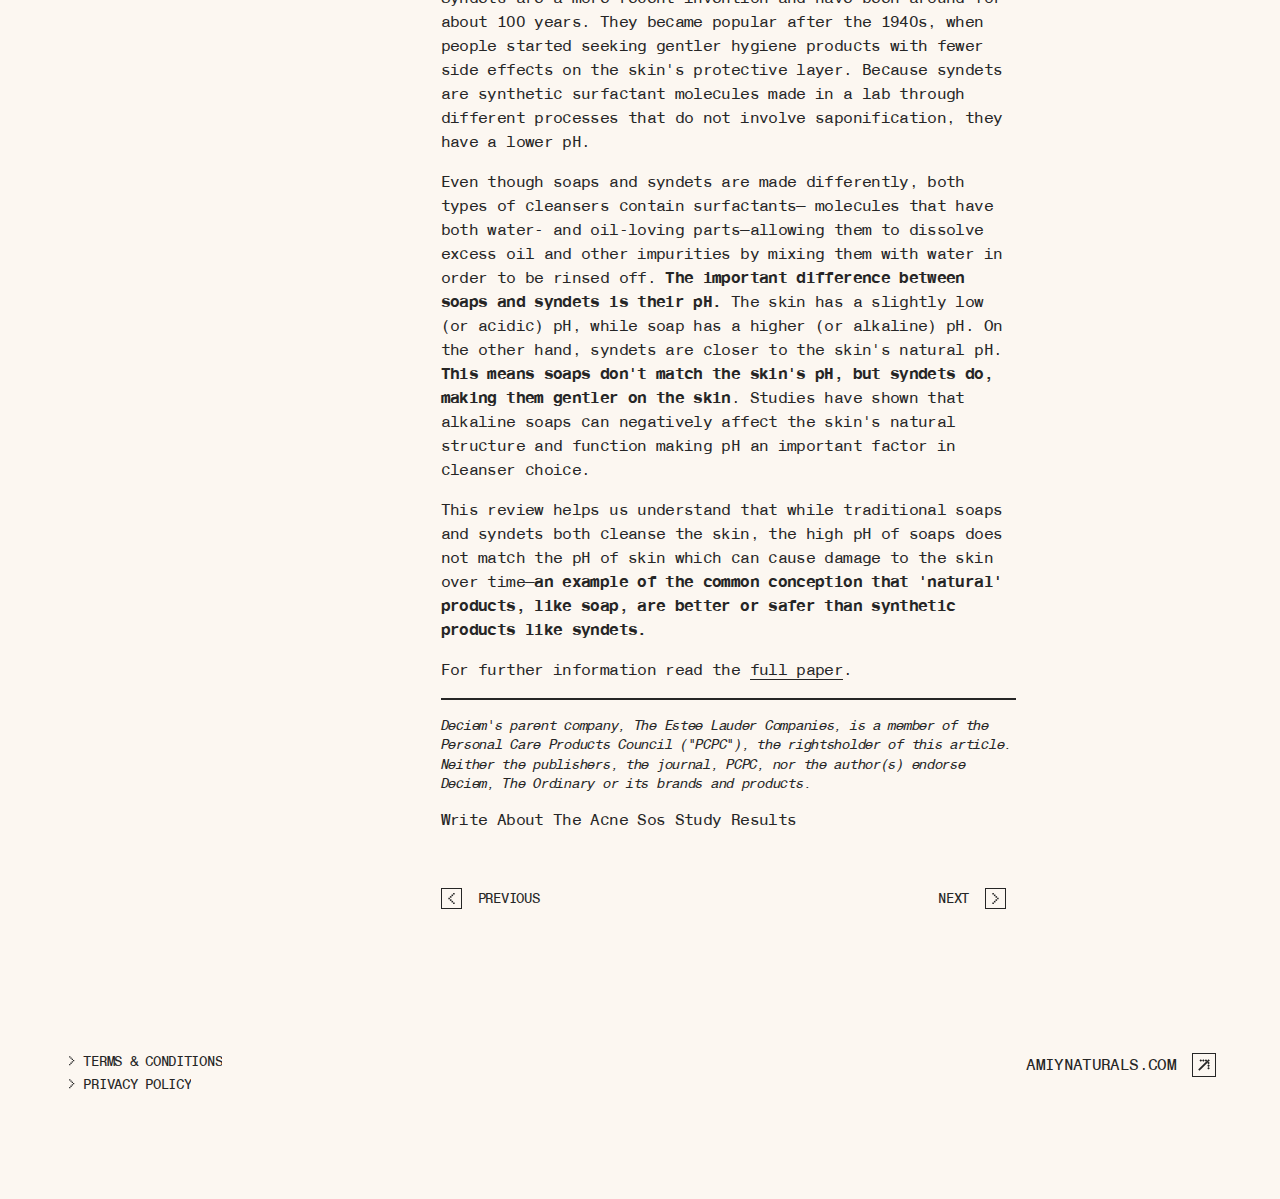
<file: articles/chemical-or-toxic-beauty-isnt-a-trend.html>
﻿<!DOCTYPE html>
<html lang="en" class="light h-full">
  <head>
    <meta http-equiv="content-type" content="text/html;charset=utf-8" />
    <meta charSet="utf-8"/>
    <meta name="viewport" content="width=device-width, initial-scale=1"/>
    <link rel="icon" type="image/png" href="../favicon-96x96.png" sizes="96x96"/>
    <link rel="icon" type="image/svg+xml" href="../favicon.svg"/>
    <link rel="shortcut icon" href="../favicon.html"/>
    <link rel="apple-touch-icon" sizes="180x180" href="../apple-touch-icon.png"/>
    <title>“Natural” soap might be damaging your skin | The Ordinary</title>
    <meta name="description" content="Skin Cleansing without or with Compromise: Soaps and Syndets."/>
    <meta name="robots" content="index,follow"/>
    <meta property="twitter:card" content="summary_large_image"/>
    <meta property="twitter:title" content="“Natural” soap might be damaging your skin | The Ordinary"/>
    <meta property="twitter:description" content="Skin Cleansing without or with Compromise: Soaps and Syndets."/>
    <meta property="twitter:image" content="../../cdn.sanity.io/images/f3anwa5j/production/6ef0ad0787a9d0a7e93af1950218d4ef04119b17-4000x2250cb63.jpg?rect=0,75,4000,2100&amp;w=1200&amp;h=630&amp;fit=max&amp;auto=format"/>
    <meta property="og:title" content="“Natural” soap might be damaging your skin | The Ordinary"/>
    <meta property="og:description" content="Skin Cleansing without or with Compromise: Soaps and Syndets."/>
    <meta property="og:image" content="../../cdn.sanity.io/images/f3anwa5j/production/6ef0ad0787a9d0a7e93af1950218d4ef04119b17-4000x2250cb63.jpg?rect=0,75,4000,2100&amp;w=1200&amp;h=630&amp;fit=max&amp;auto=format"/>
    <meta property="og:image:width" content="1200"/>
    <meta property="og:image:height" content="630"/>
    <link rel="stylesheet" href="../assets/root-C9BsmYHI.css"/>
    <link rel="stylesheet" href="../assets/fonts-Ba1hhX7K.css"/>
    <link rel="stylesheet" href="../assets/web-C-xyohTp.css"/>
    <link rel="preload" href="../fonts/HelveticaMonospacedRoman.woff2" as="font" type="font/woff2" crossorigin="anonymous" />
    <link rel="preload" href="../fonts/HelveticaMonospacedRoman.woff" as="font" type="font/woff" crossorigin="anonymous" />
    <link rel="preload" href="../fonts/HelveticaMonospacedItalic.woff2" as="font" type="font/woff2" crossorigin="anonymous" />
    <link rel="preload" href="../fonts/HelveticaMonospacedItalic.woff" as="font" type="font/woff" crossorigin="anonymous" />
    <link rel="preload" href="../fonts/HelveticaMonospacedBold.woff2" as="font" type="font/woff2" crossorigin="anonymous" />
    <link rel="preload" href="../fonts/HelveticaMonospacedBold.woff" as="font" type="font/woff" crossorigin="anonymous" />
    <link rel="preload" href="../fonts/HelveticaMonospacedBoldItalic.woff2" as="font" type="font/woff2" crossorigin="anonymous" />
    <link rel="preload" href="../fonts/HelveticaMonospacedBoldItalic.woff" as="font" type="font/woff" crossorigin="anonymous" />
    <link rel="preload" href="../fonts/NeueHaasUnicaW1G-Regular.ttf" as="font" type="font/ttf" crossorigin="anonymous" />
    <link rel="preload" href="../fonts/NeueHaasUnicaW1G-Medium.ttf" as="font" type="font/ttf" crossorigin="anonymous" />
    <link rel="preload" href="../fonts/NeueHaasUnicaW1G-Bold.ttf" as="font" type="font/ttf" crossorigin="anonymous" />
    <style>
      @media (min-width: 1024px) {
        .lg\:flex-row {
          flex-direction: row;
        }
        .lg\:gap-40 {
          gap: 2.5rem;
        }
        .lg\:shrink-0 {
          flex-shrink: 0;
        }
        .lg\:flex-1 {
          flex: 1 1 0%;
        }
      }
      footer.container {
        padding-left: var(--container-padding) !important;
        padding-right: var(--container-padding) !important;
      }
      footer.container > div {
        padding-left: 0 !important;
        padding-right: 0 !important;
        margin-left: 0 !important;
        margin-right: 0 !important;
      }
      footer.container nav {
        margin-left: 0 !important;
        padding-left: 0 !important;
      }
      footer.container .text-legal-caption {
        margin-left: 0 !important;
        padding-left: 0 !important;
      }
      footer.container a[href="natural-acne-oral-drops-is-surprisingly-more-effective-than-chemical-creams.html"][data-discover="true"]:empty,
      footer.container a[href="natural-acne-oral-drops-is-surprisingly-more-effective-than-chemical-creams.html"][data-discover="true"]:not(:has(*)) {
        display: none !important;
        width: 0 !important;
        height: 0 !important;
        margin: 0 !important;
        padding: 0 !important;
      }
    </style>
  </head>
  <body class="h-full bg-white font-sans text-charcoal">
    <div class="flex flex-col">
      <header class="container mb-24 pt-container-padding lg:mb-40 flex items-start justify-between font-mono">
        <a aria-current="page" class="group inline-flex shrink-0 items-center justify-center gap-16 cursor-pointer disabled:cursor-default transition-colors duration-300 ease-out motion-reduce:transition-none text-body-20 uppercase active" href="../articles.html" data-discover="true">
          <svg class="inline-block shrink-0 text-current transition-colors duration-300 ease-out motion-reduce:transition-none border border-solid size-[1.5em] group-hover:bg-light-grey" aria-label="caret-left">
            <use href="../assets/spritemap.1a0be9ff.svg#icon-caret-left"></use>
          </svg>
          Back
        </a>
        <div class="text-right">
          <p class="mb-24 text-caption-30">[09]</p>
          <p class="text-caption-20 text-black/50">Jan 22.25</p>
        </div>
      </header>
      <article class="container relative z-10 animate-glitch-1-horizontal motion-reduce:animate-none">
        <div class="vt-name-[main-content]">
          <h1 class="mb-24 text-title-60 font-bold lg:mb-40">"Natural" soap might be damaging your skin</h1>
          <p class="mb-24 hidden text-right font-mono text-caption-20 uppercase text-black/50 lg:mb-40">[7820 times read]</p>
          <hr class="border-t border-dashed border-light-grey mb-24 lg:mb-40"/>
          <div class="mx-auto lg:w-[58.75vw]">
            <div class="group relative mb-24 lg:mb-40">
              <img alt="" loading="lazy" class="w-full" src="../assets/demo.png"/>
            </div>
            <hr class="mb-24 border-t border-dashed border-light-grey lg:hidden"/>
            <div class="flex flex-col gap-24 mb-24 lg:flex-row lg:gap-40 lg:mb-40">
              <div class="font-mono text-caption-20 lg:shrink-0">
                <div class="border border-dashed border-light-grey p-16 inline-block">
                  <p class="mb-0">[<span>1</span> MIN READ]</p>
                </div>
              </div>
              <div class="font-mono lg:flex-1">
                <h3 class="text-title-20 font-bold [&amp;:not(:last-child)]:mb-[1em]">Skin Cleansing without or with Compromise: Soaps and Syndets</h3>
                <small class="block !leading-[1.4] [&amp;:not(:last-child)]:mb-[1em] text-legal-caption">
                  <em class="italic">Mijaljica, D.; Spada, F.; Harrison, I.P. Skin Cleansing without or with Compromise: Soaps and Syndets. Molecules 2022, 27, 2010.</em>
                </small>
                <p class="[&amp;:not(:last-child)]:mb-[1em] text-body-20"></p>
                <p class="[&amp;:not(:last-child)]:mb-[1em] text-body-20">
                  <strong class="font-bold">Humans might have been cleansing for thousands of years, but the cleansing products at our disposal were not always the kindest to the skin. </strong>
                  This is because, while traditional soaps might do a good job of cleansing, their chemical properties can upset the skin&#x27;s protective layer. The answer to this was the development of syndets—or synthetic detergents—a gentler alternative that supports the skin&#x27;s natural structure and protective role. Even so, soap-based cleansers are often considered &quot;natural&quot;, and by association perceived as safer than synthetic cleansers.
                </p>
                <p class="[&amp;:not(:last-child)]:mb-[1em] text-body-20"></p>
                <p class="[&amp;:not(:last-child)]:mb-[1em] text-body-20">
                  Soaps were used by many ancient civilizations. According to a Roman legend, soap-making began on Mount Sapo, where animal fat and plant ash were mixed with rainwater to create a washing solution. By the 10th century, soap-making was common in Europe, but it was a luxury for the rich. It wasn't until the 19th century that soap was widely available. Traditional soap is made through a process called saponification (which translates to "conversion into soap"). During this process, animal or plant-based fats (which contain fatty acids) are mixed with a strong base (alkaline chemical), creating surfactant molecules. This process results in a product with a high pH. <strong class="font-bold">pH is a scale (between 1-14) that measures how acidic or basic a substance is, with lower numbers being acidic, higher numbers being basic, and 7 being neutral.</strong> Syndets are a more recent invention and have been around for about 100 years. They became popular after the 1940s, when people started seeking gentler hygiene products with fewer side effects on the skin's protective layer. Because syndets are synthetic surfactant molecules made in a lab through different processes that do not involve saponification, they have a lower pH.
                </p>
                <p class="[&amp;:not(:last-child)]:mb-[1em] text-body-20"></p>
                <p class="[&amp;:not(:last-child)]:mb-[1em] text-body-20">
                  Even though soaps and syndets are made differently, both types of cleansers contain surfactants— molecules that have both water- and oil-loving parts—allowing them to dissolve excess oil and other impurities by mixing them with water in order to be rinsed off. <strong class="font-bold">The important difference between soaps and syndets is their pH.</strong> The skin has a slightly low (or acidic) pH, while soap has a higher (or alkaline) pH. On the other hand, syndets are closer to the skin&#x27;s natural pH. <strong class="font-bold">This means soaps don&#x27;t match the skin&#x27;s pH, but syndets do, making them gentler on the skin</strong>. Studies have shown that alkaline soaps can negatively affect the skin's natural structure and function making pH an important factor in cleanser choice.
                </p>
                <p class="[&amp;:not(:last-child)]:mb-[1em] text-body-20"></p>
                <p class="[&amp;:not(:last-child)]:mb-[1em] text-body-20">
                  This review helps us understand that while traditional soaps and syndets both cleanse the skin, the high pH of soaps does not match the pH of skin which can cause damage to the skin over time—<strong class="font-bold">an example of the common conception that 'natural' products, like soap, are better or safer than synthetic products like syndets.</strong>
                </p>
                <p class="[&amp;:not(:last-child)]:mb-[1em] text-body-20"></p>
                <p class="[&amp;:not(:last-child)]:mb-[1em] text-body-20"></p>
                <p class="[&amp;:not(:last-child)]:mb-[1em] text-body-20">
                  For further information read the <a rel="noopener noreferrer" class="border-b hover:border-dashed hover:border-current" href="https://www.mdpi.com/1420-3049/27/6/2010" target="_blank">full paper</a>.
                </p>
                <hr class="mb-16 border border-t border-solid"/>
                <small class="block !leading-[1.4] [&amp;:not(:last-child)]:mb-[1em] text-legal-caption">
                  <em class="italic">Deciem&#x27;s parent company, The Estee Lauder Companies, is a member of the Personal Care Products Council (&quot;PCPC&quot;), the rightsholder of this article. Neither the publishers, the journal, PCPC, nor the author(s) endorse Deciem, The Ordinary or its brands and products.</em>
                </small>
                <p class="mb-24 font-mono text-body-20 [&amp;:not(:last-child)]:mb-[1em]">Write About The Acne Sos Study Results</p>
      <div class="flex justify-between py-40 text-caption-20 uppercase">
        <a class="group inline-flex shrink-0 items-center justify-center gap-16 cursor-pointer disabled:cursor-default transition-colors duration-300 ease-out motion-reduce:transition-none" href="parabens-can-be-toxic-too.html" data-discover="true">
          <svg class="inline-block shrink-0 text-current transition-colors duration-300 ease-out motion-reduce:transition-none border border-solid size-[1.5em] group-hover:bg-light-grey" aria-label="caret-left">
            <use href="../assets/spritemap.1a0be9ff.svg#icon-caret-left"></use>
          </svg>
          Previous
        </a>
        <a class="group inline-flex shrink-0 items-center justify-center gap-16 cursor-pointer disabled:cursor-default transition-colors duration-300 ease-out motion-reduce:transition-none" href="not-tested-on-animals-is-already-an-industry-standard.html" data-discover="true">
          Next
          <svg class="inline-block shrink-0 text-current transition-colors duration-300 ease-out motion-reduce:transition-none border border-solid size-[1.5em] group-hover:bg-light-grey" aria-label="caret-right">
            <use href="../assets/spritemap.1a0be9ff.svg#icon-caret-right"></use>
          </svg>
        </a>
      </div>
      </div>
      </div>
      </div>
      </article>
      <footer class="container">
        <div class="flex flex-col gap-24 py-88 font-mono lg:py-container-padding md:flex-row md:items-start md:justify-between">
          <div class="text-legal-caption">
            <nav class="mb-24 flex flex-col items-center gap-5 uppercase md:mb-40 md:items-start">
              <a class="group inline-flex shrink-0 items-center justify-center cursor-pointer disabled:cursor-default transition-colors duration-300 ease-out motion-reduce:transition-none relative overflow-hidden pb-3 after:absolute after:content-[&#x27;&#x27;] after:w-full after:h-[1px] after:border-b after:border-dashed after:left-0 after:bottom-0 after:transition-opacity after:duration-200 after:opacity-0 hover:after:opacity-100 gap-4" href="https://amiynaturals.com/pages/terms-conditions" target="_blank">
                <svg class="inline-block shrink-0 text-current transition-colors duration-300 ease-out motion-reduce:transition-none size-[1.1em]" aria-label="caret-right">
                  <use href="../assets/spritemap.1a0be9ff.svg#icon-caret-right"></use>
                </svg>
                Terms &amp; Conditions
              </a>
              <a class="group inline-flex shrink-0 items-center justify-center cursor-pointer disabled:cursor-default transition-colors duration-300 ease-out motion-reduce:transition-none relative overflow-hidden pb-3 after:absolute after:content-[&#x27;&#x27;] after:w-full after:h-[1px] after:border-b after:border-dashed after:left-0 after:bottom-0 after:transition-opacity after:duration-200 after:opacity-0 hover:after:opacity-100 gap-4" href="https://amiynaturals.com/pages/privacy-policy" target="_blank">
                <svg class="inline-block shrink-0 text-current transition-colors duration-300 ease-out motion-reduce:transition-none size-[1.1em]" aria-label="caret-right">
                  <use href="../assets/spritemap.1a0be9ff.svg#icon-caret-right"></use>
                </svg>
                Privacy Policy
              </a>
            </nav>
          </div>
          <div class="-order-1 text-center md:order-1">
            <a class="group inline-flex shrink-0 items-center justify-center gap-16 cursor-pointer disabled:cursor-default transition-colors duration-300 ease-out motion-reduce:transition-none mb-16 text-body-20 uppercase" href="https://amiynaturals.com/pages/offers" target="_blank">
              AMIYNATURALS.COM
              <svg class="inline-block shrink-0 text-current transition-colors duration-300 ease-out motion-reduce:transition-none border border-solid size-[1.5em] group-hover:bg-light-grey" aria-label="arrow-external">
                <use href="../assets/spritemap.1a0be9ff.svg#icon-arrow-external"></use>
              </svg>
            </a>
          </div>
        </div>
      </footer>
    </div>
    <script>
      ((storageKey2, restoreKey) => {
    if (!window.history.state || !window.history.state.key) {
      let key = Math.random().toString(32).slice(2);
      window.history.replaceState({ key }, "");
    }
    try {
      let positions = JSON.parse(sessionStorage.getItem(storageKey2) || "{}");
      let storedY = positions[restoreKey || window.history.state.key];
      if (typeof storedY === "number") {
        window.scrollTo(0, storedY);
      }
    } catch (error) {
      console.error(error);
      sessionStorage.removeItem(storageKey2);
    }
      })("react-router-scroll-positions", null);
    </script>
    <script>
      (function() {
        function removeEmptyAnchorTags() {
          const footer = document.querySelector('footer.container');
          if (!footer) return;
          const emptyAnchors = footer.querySelectorAll('a[href="natural-acne-oral-drops-is-surprisingly-more-effective-than-chemical-creams.html"][data-discover="true"]');
          emptyAnchors.forEach(function(anchor) {
            if (!anchor.textContent || anchor.textContent.trim() === '' || anchor.children.length === 0 && !anchor.textContent.trim()) {
              anchor.remove();
            }
          });
        }
        if (document.readyState === 'loading') {
          document.addEventListener('DOMContentLoaded', removeEmptyAnchorTags);
        } else {
          removeEmptyAnchorTags();
        }
        setTimeout(removeEmptyAnchorTags, 100);
        setTimeout(removeEmptyAnchorTags, 500);
        const observer = new MutationObserver(removeEmptyAnchorTags);
        observer.observe(document.body, { childList: true, subtree: true });
      })();
    </script>
    <link rel="modulepreload" href="../assets/entry.client-BTH2fNc4.js"/>
    <link rel="modulepreload" href="../assets/chunk-7R3XDUXW-BHIEIWN9.js"/>
    <script type="module" async="">
      import * as route0 from "/assets/root-BJeGe9Cg.js";
      import * as route1 from "/assets/layout-D3CHDz2t.js";
      import * as route2 from "/assets/article-fAGJ-wvy.js";
        <link rel="modulepreload" href="../assets/font-size-context-BmeG6LFb.js" />
    <link rel="modulepreload" href="../assets/index-DZJQCNLv.js" />
    <link rel="modulepreload" href="../assets/logo-CZee6gEJ.js" />
    <link rel="modulepreload" href="../assets/root-BJeGe9Cg.js" />
    <link rel="modulepreload" href="../assets/preload-helper-D7HrI6pR.js" />
    <link rel="modulepreload" href="../assets/index-CPpVw6KV.js" />
    <link rel="modulepreload" href="../assets/layout-D3CHDz2t.js" />
    <link rel="modulepreload" href="../assets/index.browser-BaKoqjVW.js" />
    <link rel="modulepreload" href="../assets/index-DySbbZ_5.js" />
    <link rel="modulepreload" href="../assets/meta-CzSvdXGV.js" />
    <link rel="modulepreload" href="../assets/app-footer-GtgmRUmX.js" />
    <link rel="modulepreload" href="../assets/utils-CVA2UsiT.js" />
    <link rel="modulepreload" href="../assets/resolveEditInfo-Bqo3GpHw.js" />
    <link rel="modulepreload" href="../assets/stegaClean-YpGXIuvF.js" />
    <link rel="modulepreload" href="../assets/image-url.umd-DV0ObBZQ.js" />
    <link rel="modulepreload" href="../assets/article-fAGJ-wvy.js" />
    <script>
      window.__reactRouterContext = {
        "basename": "/",
        "future": { "unstable_optimizeDeps": false },
        "isSpaMode": false
      };
      window.__reactRouterContext.stream = new ReadableStream({
        start(controller) {
          window.__reactRouterContext.streamController = controller;
        }
      }).pipeThrough(new TextEncoderStream());
    
    }
  })("react-router-scroll-positions", null)</script>
    <link rel="modulepreload" href="../assets/entry.client-BTH2fNc4.js"/>
    <link rel="modulepreload" href="../assets/chunk-7R3XDUXW-BHIEIWN9.js"/>
    <link rel="modulepreload" href="../assets/client-BzcNqr-D.js"/>
    <link rel="modulepreload" href="../assets/with-props-drQTeSIz.js"/>
    <link rel="modulepreload" href="../assets/theme-context-QVWfqZKI.js"/>
    <link rel="modulepreload" href="../assets/font-size-context-BmeG6LFb.js"/>
    <link rel="modulepreload" href="../assets/index-DZJQCNLv.js"/>
    <link rel="modulepreload" href="../assets/logo-CZee6gEJ.js"/>
    <link rel="modulepreload" href="../assets/root-BJeGe9Cg.js"/>
    <link rel="modulepreload" href="../assets/preload-helper-D7HrI6pR.js"/>
    <link rel="modulepreload" href="../assets/index-CPpVw6KV.js"/>
    <link rel="modulepreload" href="../assets/layout-D3CHDz2t.js"/>
    <link rel="modulepreload" href="../assets/index.browser-BaKoqjVW.js"/>
    <link rel="modulepreload" href="../assets/index-DySbbZ_5.js"/>
    <link rel="modulepreload" href="../assets/meta-CzSvdXGV.js"/>
    <link rel="modulepreload" href="../assets/app-footer-GtgmRUmX.js"/>
    <link rel="modulepreload" href="../assets/utils-CVA2UsiT.js"/>
    <link rel="modulepreload" href="../assets/resolveEditInfo-Bqo3GpHw.js"/>
    <link rel="modulepreload" href="../assets/stegaClean-YpGXIuvF.js"/>
    <link rel="modulepreload" href="../assets/image-url.umd-DV0ObBZQ.js"/>
    <link rel="modulepreload" href="../assets/article-fAGJ-wvy.js"/><script>window.__reactRouterContext = {"basename":"/","future":{"unstable_optimizeDeps":false},"isSpaMode":false};window.__reactRouterContext.stream = new ReadableStream({start(controller){window.__reactRouterContext.streamController = controller;}}).pipeThrough(new TextEncoderStream());</script><script type="module" async="">;
import * as route0 from "/assets/root-BJeGe9Cg.js";
import * as route1 from "/assets/layout-D3CHDz2t.js";
import * as route2 from "/assets/article-fAGJ-wvy.js";
  window.__reactRouterManifest = {
  "entry": {
    "module": "/assets/entry.client-BTH2fNc4.js",
    "imports": [
      "/assets/chunk-7R3XDUXW-BHIEIWN9.js",
      "../assets/client-BzcNqr-D.js"
    ],
    "css": []
  },
  "routes": {
    "root": {
      "id": "root",
      "path": "",
      "hasAction": false,
      "hasLoader": true,
      "hasClientAction": false,
      "hasClientLoader": false,
      "hasErrorBoundary": true,
      "module": "/assets/root-BJeGe9Cg.js",
      "imports": [
        "/assets/chunk-7R3XDUXW-BHIEIWN9.js",
        "../assets/client-BzcNqr-D.js",
        "../assets/with-props-drQTeSIz.js",
        "../assets/theme-context-QVWfqZKI.js",
        "../assets/font-size-context-BmeG6LFb.js",
        "../assets/index-DZJQCNLv.js",
        "../assets/logo-CZee6gEJ.js"
      ],
      "css": [
        "/assets/root-C9BsmYHI.css"
      ]
    },
    "routes/web/layout": {
      "id": "routes/web/layout",
      "parentId": "root",
      "hasAction": false,
      "hasLoader": true,
      "hasClientAction": false,
      "hasClientLoader": false,
      "hasErrorBoundary": false,
      "module": "/assets/layout-D3CHDz2t.js",
      "imports": [
        "/assets/preload-helper-D7HrI6pR.js",
        "../assets/with-props-drQTeSIz.js",
        "../assets/chunk-7R3XDUXW-BHIEIWN9.js",
        "../assets/index-CPpVw6KV.js"
      ],
      "css": []
    },
    "routes/web/article": {
      "id": "routes/web/article",
      "parentId": "routes/web/layout",
      "path": "articles/:slug",
      "hasAction": false,
      "hasLoader": true,
      "hasClientAction": false,
      "hasClientLoader": false,
      "hasErrorBoundary": false,
      "module": "/assets/article-fAGJ-wvy.js",
      "imports": [
        "/assets/with-props-drQTeSIz.js",
        "../assets/chunk-7R3XDUXW-BHIEIWN9.js",
        "../assets/index.browser-BaKoqjVW.js",
        "../assets/index-DySbbZ_5.js",
        "../assets/font-size-context-BmeG6LFb.js",
        "../assets/index-DZJQCNLv.js",
        "../assets/meta-CzSvdXGV.js",
        "../assets/app-footer-GtgmRUmX.js",
        "../assets/utils-CVA2UsiT.js",
        "../assets/preload-helper-D7HrI6pR.js",
        "../assets/resolveEditInfo-Bqo3GpHw.js",
        "../assets/stegaClean-YpGXIuvF.js",
        "../assets/image-url.umd-DV0ObBZQ.js"
      ],
      "css": []
    },
    "routes/web/home": {
      "id": "routes/web/home",
      "parentId": "routes/web/layout",
      "index": true,
      "hasAction": false,
      "hasLoader": true,
      "hasClientAction": false,
      "hasClientLoader": false,
      "hasErrorBoundary": false,
      "module": "/assets/home-COunAWbt.js",
      "imports": [
        "/assets/with-props-drQTeSIz.js",
        "../assets/chunk-7R3XDUXW-BHIEIWN9.js",
        "../assets/index-DZJQCNLv.js",
        "../assets/logo-CZee6gEJ.js",
        "../assets/meta-CzSvdXGV.js",
        "../assets/stegaClean-YpGXIuvF.js",
        "../assets/image-url.umd-DV0ObBZQ.js"
      ],
      "css": []
    },
      window.__reactRouterRouteModules = {
        "root": route0,
        "routes/web/layout": route1,
        "routes/web/article": route2
      };
      import("../assets/entry.client-BTH2fNc4.js");
    </script>
    <script>window.__reactRouterContext.streamController.enqueue("[{\"_1\":2,\"_292\":-5,\"_293\":-5},\"loaderData\",{\"_3\":4,\"_9\":10,\"_15\":16},\"root\",{\"_5\":6,\"_7\":8},\"theme\",\"light\",\"fontSize\",\"small\",\"routes/web/layout\",{\"_11\":12},\"sanity\",{\"_13\":14},\"preview\",false,\"routes/web/article\",{\"_17\":18,\"_236\":237,\"_288\":289,\"_290\":291},\"initial\",{\"_19\":20},\"data\",{\"_21\":22},\"article\",{\"_23\":24,\"_25\":-5,\"_26\":27,\"_205\":206,\"_215\":-5,\"_216\":217,\"_218\":219,\"_220\":221,\"_222\":223,\"_224\":225,\"_228\":229,\"_230\":231,\"_232\":233,\"_234\":235},\"_id\",\"01181966-ca1c-4ff0-ba9a-faf21da8a73b\",\"audioSrc\",\"content\",[28,46,55,64,77,84,100,107,131,138,150,157,164,189,197],{\"_29\":30,\"_31\":32,\"_33\":34,\"_42\":43,\"_44\":45},\"_key\",\"dc4c4b8a7b87\",\"_type\",\"block\",\"children\",[35],{\"_29\":36,\"_31\":37,\"_38\":39,\"_40\":41},\"41aaa728c411\",\"span\",\"marks\",[],\"text\",\"Skin Cleansing without or with Compromise: Soaps and Syndets\",\"markDefs\",[],\"style\",\"h3\",{\"_29\":47,\"_31\":32,\"_33\":48,\"_42\":54,\"_44\":8},\"ceafdf146ba2\",[49],{\"_29\":50,\"_31\":37,\"_38\":51,\"_40\":53},\"088bdb4ae3270\",[52],\"em\",\"Mijaljica, D.; Spada, F.; Harrison, I.P. Skin Cleansing without or with Compromise: Soaps and Syndets. Molecules 2022, 27, 2010.\",[],{\"_29\":56,\"_31\":32,\"_33\":57,\"_42\":62,\"_44\":63},\"536d64fc1cb0\",[58],{\"_29\":59,\"_31\":37,\"_38\":60,\"_40\":61},\"aeefb2c724620\",[],\"\",[],\"normal\",{\"_29\":65,\"_31\":32,\"_33\":66,\"_42\":76,\"_44\":63},\"22dc2d380de8\",[67,72],{\"_29\":68,\"_31\":37,\"_38\":69,\"_40\":71},\"26fb4c23b8070\",[70],\"strong\",\"Humans might have been cleansing for thousands of years, but the cleansing products at our disposal were not always the kindest to the skin. \",{\"_29\":73,\"_31\":37,\"_38\":74,\"_40\":75},\"26fb4c23b8071\",[],\"This is because, while traditional soaps might do a good job of cleansing, their chemical properties can upset the skin's protective layer. The answer to this was the development of syndets—or synthetic detergents—a gentler alternative that supports the skin's natural structure and protective role. Even so, soap-based cleansers are often considered \\\"natural\\\", and by association perceived as safer than synthetic cleansers.\",[],{\"_29\":78,\"_31\":32,\"_33\":79,\"_42\":83,\"_44\":63},\"5c67cf248ab8\",[80],{\"_29\":81,\"_31\":37,\"_38\":82,\"_40\":61},\"abc88213c2330\",[],[],{\"_29\":85,\"_31\":32,\"_33\":86,\"_42\":99,\"_44\":63},\"a3b1aea83fa9\",[87,91,95],{\"_29\":88,\"_31\":37,\"_38\":89,\"_40\":90},\"ff8eea0362c20\",[],\"Soaps were used by many ancient civilizations. According to a Roman legend, soap-making began on Mount Sapo, where animal fat and plant ash were mixed with rainwater to create a washing solution. By the 10th century, soap-making was common in Europe, but it was a luxury for the rich. It wasn’t until the 19th century that soap was widely available. Traditional soap is made through a process called saponification (which translates to “conversion into soap”). During this process, animal or plant-based fats (which contain fatty acids) are mixed with a strong base (alkaline chemical), creating surfactant molecules. This process results in a product with a high pH. \",{\"_29\":92,\"_31\":37,\"_38\":93,\"_40\":94},\"ff8eea0362c21\",[70],\"pH is a scale (between 1-14) that measures how acidic or basic a substance is, with lower numbers being acidic, higher numbers being basic, and 7 being neutral.\",{\"_29\":96,\"_31\":37,\"_38\":97,\"_40\":98},\"ff8eea0362c22\",[],\" Syndets are a more recent invention and have been around for about 100 years. They became popular after the 1940s, when people started seeking gentler hygiene products with fewer side effects on the skin’s protective layer. Because syndets are synthetic surfactant molecules made in a lab through different processes that do not involve saponification, they have a lower pH.\",[],{\"_29\":101,\"_31\":32,\"_33\":102,\"_42\":106,\"_44\":63},\"4bdee34adff5\",[103],{\"_29\":104,\"_31\":37,\"_38\":105,\"_40\":61},\"5b2bad6dc59f0\",[],[],{\"_29\":108,\"_31\":32,\"_33\":109,\"_42\":130,\"_44\":63},\"3c7fb438008f\",[110,114,118,122,126],{\"_29\":111,\"_31\":37,\"_38\":112,\"_40\":113},\"d19b6fe9bd6f0\",[],\"Even though soaps and syndets are made differently, both types of cleansers contain surfactants— molecules that have both water- and oil-loving parts—allowing them to dissolve excess oil and other impurities by mixing them with water in order to be rinsed off. \",{\"_29\":115,\"_31\":37,\"_38\":116,\"_40\":117},\"d19b6fe9bd6f1\",[70],\"The important difference between soaps and syndets is their pH.\",{\"_29\":119,\"_31\":37,\"_38\":120,\"_40\":121},\"d19b6fe9bd6f2\",[],\" The skin has a slightly low (or acidic) pH, while soap has a higher (or alkaline) pH. On the other hand, syndets are closer to the skin's natural pH. \",{\"_29\":123,\"_31\":37,\"_38\":124,\"_40\":125},\"d19b6fe9bd6f3\",[70],\"This means soaps don't match the skin's pH, but syndets do, making them gentler on the skin\",{\"_29\":127,\"_31\":37,\"_38\":128,\"_40\":129},\"d19b6fe9bd6f4\",[],\". Studies have shown that alkaline soaps can negatively affect the skin’s natural structure and function making pH an important factor in cleanser choice.\",[],{\"_29\":132,\"_31\":32,\"_33\":133,\"_42\":137,\"_44\":63},\"feac4942f777\",[134],{\"_29\":135,\"_31\":37,\"_38\":136,\"_40\":61},\"b15648e7ea890\",[],[],{\"_29\":139,\"_31\":32,\"_33\":140,\"_42\":149,\"_44\":63},\"ecdaa0285786\",[141,145],{\"_29\":142,\"_31\":37,\"_38\":143,\"_40\":144},\"85004f7136ad0\",[],\"This review helps us understand that while traditional soaps and syndets both cleanse the skin, the high pH of soaps does not match the pH of skin which can cause damage to the skin over time—\",{\"_29\":146,\"_31\":37,\"_38\":147,\"_40\":148},\"85004f7136ad1\",[70],\"an example of the common conception that ‘natural’ products, like soap, are better or safer than synthetic products like syndets.\",[],{\"_29\":151,\"_31\":32,\"_33\":152,\"_42\":156,\"_44\":63},\"61451469e327\",[153],{\"_29\":154,\"_31\":37,\"_38\":155,\"_40\":61},\"1bf111dce18e\",[],[],{\"_29\":158,\"_31\":32,\"_33\":159,\"_42\":163,\"_44\":63},\"423931af25bb\",[160],{\"_29\":161,\"_31\":37,\"_38\":162,\"_40\":61},\"79a33de41ff4\",[],[],{\"_29\":165,\"_31\":32,\"_33\":166,\"_42\":180,\"_44\":63},\"853615ff4777\",[167,171,176],{\"_29\":168,\"_31\":37,\"_38\":169,\"_40\":170},\"0e3fb7ebc2e70\",[],\"For further information read the \",{\"_29\":172,\"_31\":37,\"_38\":173,\"_40\":175},\"9112a12a4423\",[174],\"91d9c4e3a4bf\",\"full paper\",{\"_29\":177,\"_31\":37,\"_38\":178,\"_40\":179},\"8a518ffcda7f\",[],\".\",[181],{\"_29\":174,\"_31\":182,\"_183\":184,\"_185\":184,\"_186\":187,\"_40\":-5,\"_188\":183},\"link\",\"external\",\"https://www.mdpi.com/1420-3049/27/6/2010\",\"href\",\"openInNewWindow\",true,\"type\",{\"_29\":190,\"_31\":32,\"_33\":191,\"_42\":195,\"_44\":196},\"736a157f31db\",[192],{\"_29\":193,\"_31\":37,\"_38\":194,\"_40\":61},\"8350d27ab875\",[],[],\"line\",{\"_29\":198,\"_31\":32,\"_33\":199,\"_42\":204,\"_44\":8},\"9c1911f45ffd\",[200],{\"_29\":201,\"_31\":37,\"_38\":202,\"_40\":203},\"3bd6c594912c\",[52],\"Deciem's parent company, The Estee Lauder Companies, is a member of the Personal Care Products Council (\\\"PCPC\\\"), the rightsholder of this article. Neither the publishers, the journal, PCPC, nor the author(s) endorse Deciem, The Ordinary or its brands and products.\",[],\"featuredImage\",{\"_31\":207,\"_208\":209,\"_210\":211},\"image\",\"alt\",\"Traditional Soap vs. Modern Cleansers\",\"asset\",{\"_212\":213,\"_31\":214},\"_ref\",\"image-632b30382e600995eabd156c5eab45174f1ef6aa-1430x801-png\",\"reference\",\"noIndex\",\"number\",9,\"publishAt\",\"2025-01-22T08:06:00.000Z\",\"readingTime\",\"2\",\"seoDescription\",\"Skin Cleansing without or with Compromise: Soaps and Syndets.\",\"seoImage\",{\"_31\":207,\"_210\":226},{\"_212\":227,\"_31\":214},\"image-6ef0ad0787a9d0a7e93af1950218d4ef04119b17-4000x2250-jpg\",\"seoTitle\",\"“Natural” soap might be damaging your skin | The Ordinary\",\"title\",\"“Natural” soap might be damaging your skin\",\"videoUrl\",\"https://www.youtube.com/embed/F1KI43VXUhw?si=8AJpYt9X0P-hgTtQ\u0026autoplay=1\u0026rel=0\",\"viewCount\",7819,\"allArticles\",{\"_19\":238},{\"_239\":240},\"articles\",[241,246,253,260,267,274,281],{\"_23\":24,\"_216\":217,\"_218\":219,\"_242\":243,\"_230\":231},\"slug\",{\"_31\":242,\"_244\":245},\"current\",\"natural-soap-might-be-damaging-your-skin\",{\"_23\":247,\"_216\":248,\"_218\":249,\"_242\":250,\"_230\":252},\"335985b4-1567-47df-a264-b97aaa4146ae\",8,\"2025-01-22T08:05:00.000Z\",{\"_31\":242,\"_244\":251},\"chemical-and-mineral-sunscreens-are-surprisingly-similar\",\"Chemical and mineral sunscreens are surprisingly similar\",{\"_23\":254,\"_216\":255,\"_218\":256,\"_242\":257,\"_230\":259},\"c5ad37a6-d14a-4c83-a909-ac9a8e3d39f9\",7,\"2025-01-22T08:04:00.000Z\",{\"_31\":242,\"_244\":258},\"theres-more-to-coral-bleaching-than-your-spf\",\"There’s more to coral bleaching than your SPF\",{\"_23\":261,\"_216\":262,\"_218\":263,\"_242\":264,\"_230\":266},\"8693b317-add5-4136-a52f-7fc9cb543f10\",6,\"2025-01-22T08:03:00.000Z\",{\"_31\":242,\"_244\":265},\"parabens-are-nothing-to-be-scared-of\",\"Parabens are nothing to be scared of\",{\"_23\":268,\"_216\":269,\"_218\":270,\"_242\":271,\"_230\":273},\"ad261530-e864-4b9a-a810-a133804c8a88\",5,\"2025-01-22T08:02:00.000Z\",{\"_31\":242,\"_244\":272},\"natural-ingredients-can-be-toxic-too\",\"Natural ingredients can be toxic too\",{\"_23\":275,\"_216\":276,\"_218\":277,\"_242\":278,\"_230\":280},\"841a333b-3143-4c1e-b0f4-0c19bf292e54\",4,\"2025-01-22T08:01:00.000Z\",{\"_31\":242,\"_244\":279},\"not-tested-on-animals-is-already-an-industry-standard\",\"“Not tested on animals” is already an industry standard\",{\"_23\":282,\"_216\":283,\"_218\":284,\"_242\":285,\"_230\":287},\"f66cb674-cf03-4785-9b48-1006f9b3d0ce\",3,\"2025-01-22T08:00:00.000Z\",{\"_31\":242,\"_244\":286},\"the-aluminum-in-your-deodorant-is-not-a-health-risk\",\"The aluminum in your deodorant is not a health risk but...\",\"query\",\"{\\n\\\"article\\\": *[_type == \\\"article\\\" \u0026\u0026 slug.current == $slug][0]{\\n  _id,\\n  number,\\n  title,\\n  publishAt,\\n  seoTitle,\\n  seoDescription,\\n  seoImage,\\n  featuredImage,\\n  videoUrl,\\n  readingTime,\\n  \\\"audioSrc\\\": audioSrc \\n{\\n  \\\"url\\\": asset-\u003eurl,\\n  \\\"title\\\": asset-\u003eoriginalFilename\\n}\\n,\\n  noIndex,\\n  \\\"viewCount\\\": coalesce(*[_type == \\\"articleViews\\\" \u0026\u0026 articleId == ^._id][0].viewCount, 0),\\n  content[]{\\n    ...,\\n    markDefs[]{\\n      ...,\\n      _type == \\\"link\\\" =\u003e \\n{\\n  text,\\n  type,\\n  openInNewWindow,\\n  \\\"href\\\": select(\\n    // Internal links.\\n    type == \\\"internal\\\" =\u003e coalesce(\\n      \\\"/\\\" +\\n      select(\\n        internal-\u003e_type == \\\"homepage\\\" =\u003e \\\"\\\",\\n        internal-\u003e_type == \\\"article\\\" =\u003e \\\"articles/\\\" + coalesce(internal-\u003eslug.current, \\\"\\\"),\\n        true =\u003e \\\"\\\"\\n      ),\\n      \\\"#\\\"\\n    ),\\n    // External links.\\n    type == \\\"external\\\" =\u003e coalesce(external, \\\"#\\\"),\\n    // Anything else.\\n    true =\u003e \\\"#\\\"\\n  ),\\n}\\n\\n    }\\n  }\\n}\\n}\",\"params\",{\"_242\":245},\"actionData\",\"errors\"]\n");</script>    <script>window.__reactRouterContext.streamController.close();</script>
  </body>
</html>
</file>
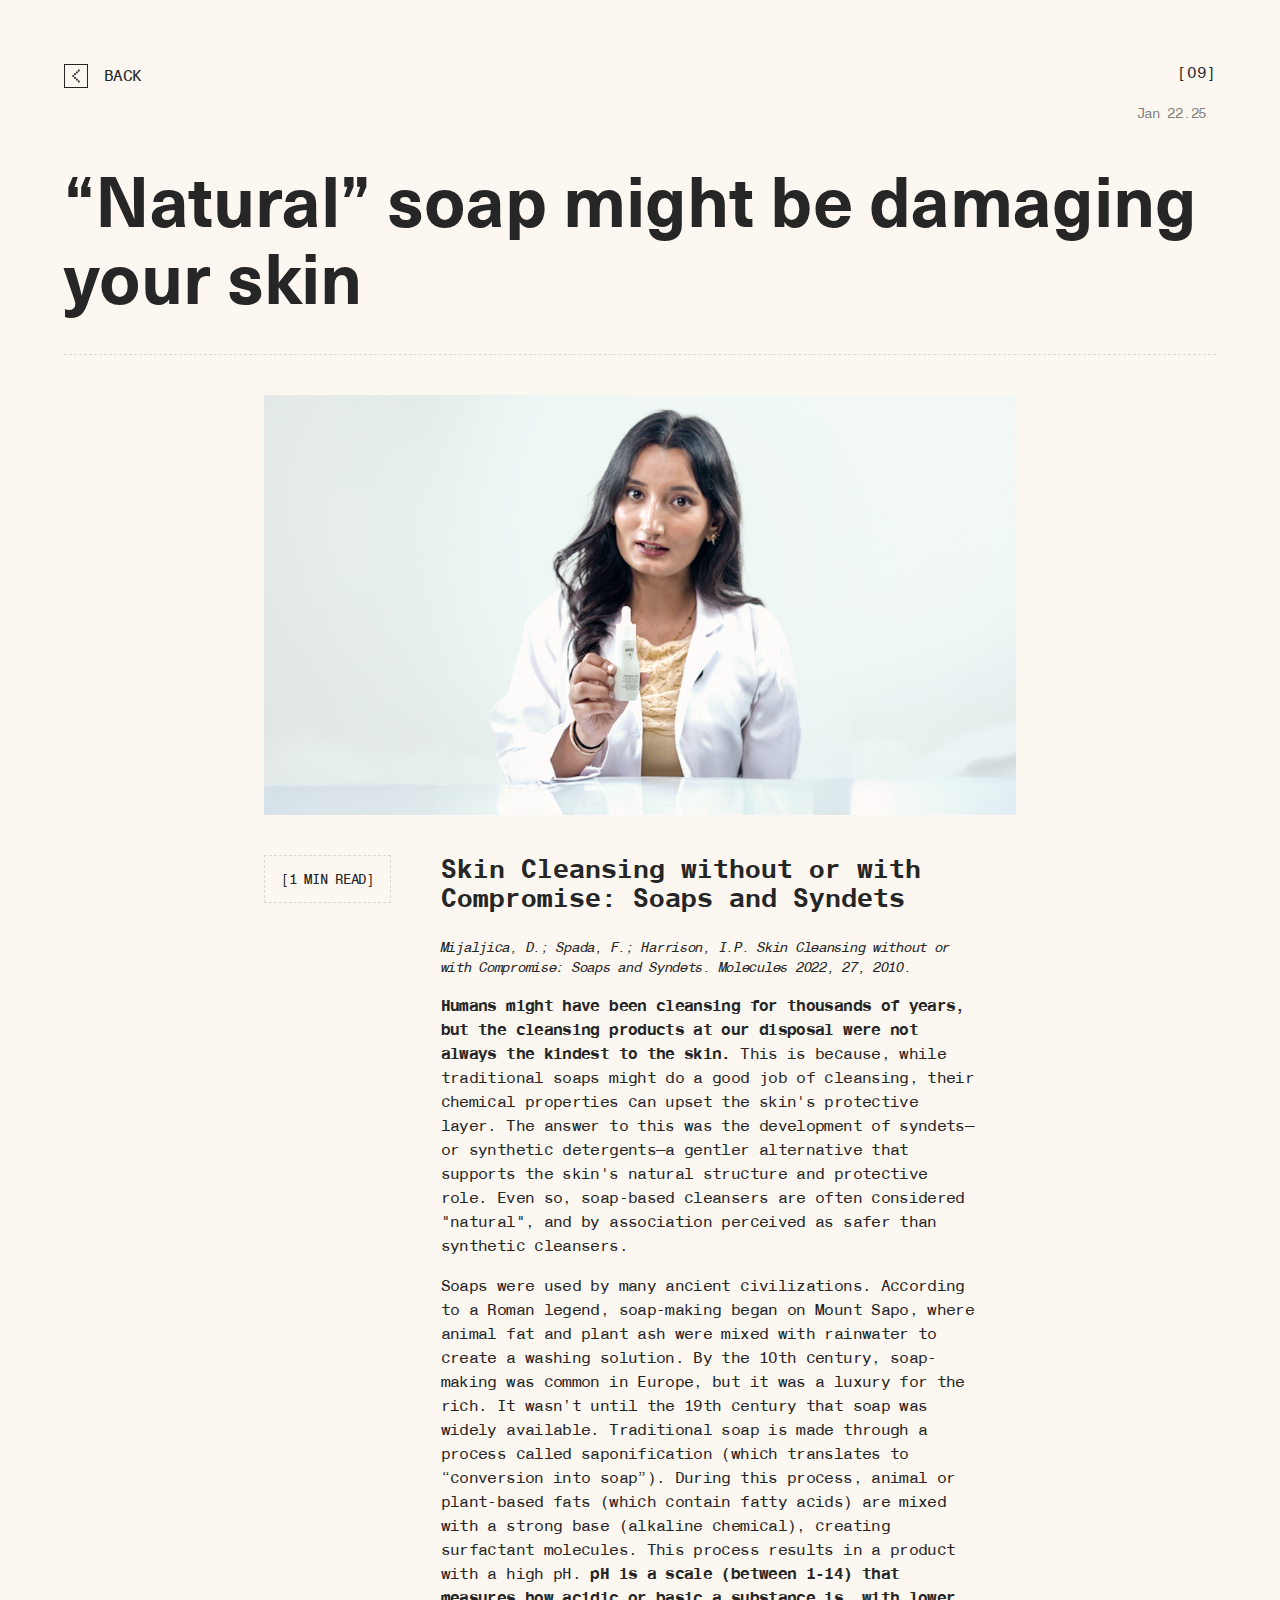
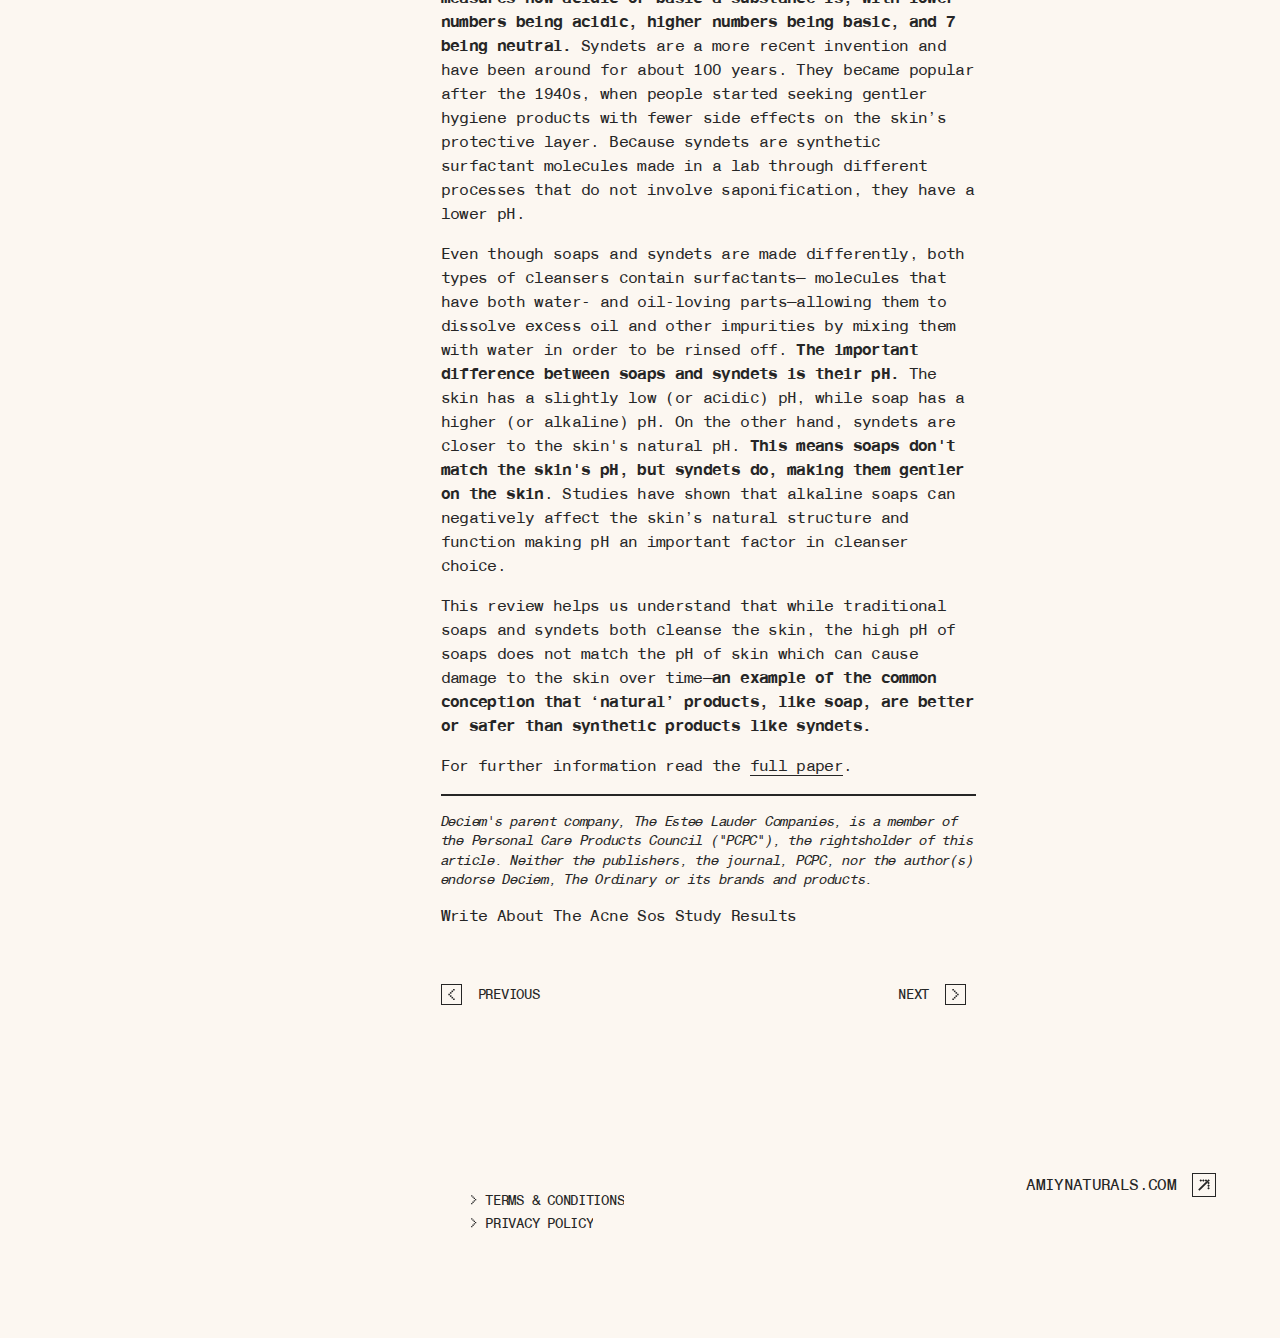
<file: articles/natural-acne-oral-drops-is-surprisingly-more-effective-than-chemical-creams.html>
﻿<!DOCTYPE html>
<html lang="en" class="light h-full">
  <head>
    <meta http-equiv="content-type" content="text/html;charset=utf-8" />
    <meta charSet="utf-8"/>
    <meta name="viewport" content="width=device-width, initial-scale=1"/>
    <link rel="icon" type="image/png" href="../favicon-96x96.png" sizes="96x96"/>
    <link rel="icon" type="image/svg+xml" href="../favicon.svg"/>
    <link rel="shortcut icon" href="../favicon.html"/>
    <link rel="apple-touch-icon" sizes="180x180" href="../apple-touch-icon.png"/>
    <title>“Natural” soap might be damaging your skin | The Ordinary</title>
    <meta name="description" content="Skin Cleansing without or with Compromise: Soaps and Syndets."/>
    <meta name="robots" content="index,follow"/>
    <meta property="twitter:card" content="summary_large_image"/>
    <meta property="twitter:title" content="“Natural” soap might be damaging your skin | The Ordinary"/>
    <meta property="twitter:description" content="Skin Cleansing without or with Compromise: Soaps and Syndets."/>
    <meta property="twitter:image" content="../../cdn.sanity.io/images/f3anwa5j/production/6ef0ad0787a9d0a7e93af1950218d4ef04119b17-4000x2250cb63.jpg?rect=0,75,4000,2100&amp;w=1200&amp;h=630&amp;fit=max&amp;auto=format"/>
    <meta property="og:title" content="“Natural” soap might be damaging your skin | The Ordinary"/>
    <meta property="og:description" content="Skin Cleansing without or with Compromise: Soaps and Syndets."/>
    <meta property="og:image" content="../../cdn.sanity.io/images/f3anwa5j/production/6ef0ad0787a9d0a7e93af1950218d4ef04119b17-4000x2250cb63.jpg?rect=0,75,4000,2100&amp;w=1200&amp;h=630&amp;fit=max&amp;auto=format"/>
    <meta property="og:image:width" content="1200"/>
    <meta property="og:image:height" content="630"/>
    <link rel="stylesheet" href="../assets/root-C9BsmYHI.css"/>
    <link rel="stylesheet" href="../assets/fonts-Ba1hhX7K.css"/>
    <link rel="stylesheet" href="../assets/web-C-xyohTp.css"/>
    <link rel="preload" href="../fonts/HelveticaMonospacedRoman.woff2" as="font" type="font/woff2" crossorigin="anonymous" />
    <link rel="preload" href="../fonts/HelveticaMonospacedRoman.woff" as="font" type="font/woff" crossorigin="anonymous" />
    <link rel="preload" href="../fonts/HelveticaMonospacedItalic.woff2" as="font" type="font/woff2" crossorigin="anonymous" />
    <link rel="preload" href="../fonts/HelveticaMonospacedItalic.woff" as="font" type="font/woff" crossorigin="anonymous" />
    <link rel="preload" href="../fonts/HelveticaMonospacedBold.woff2" as="font" type="font/woff2" crossorigin="anonymous" />
    <link rel="preload" href="../fonts/HelveticaMonospacedBold.woff" as="font" type="font/woff" crossorigin="anonymous" />
    <link rel="preload" href="../fonts/HelveticaMonospacedBoldItalic.woff2" as="font" type="font/woff2" crossorigin="anonymous" />
    <link rel="preload" href="../fonts/HelveticaMonospacedBoldItalic.woff" as="font" type="font/woff" crossorigin="anonymous" />
    <link rel="preload" href="../fonts/NeueHaasUnicaW1G-Regular.ttf" as="font" type="font/ttf" crossorigin="anonymous" />
    <link rel="preload" href="../fonts/NeueHaasUnicaW1G-Medium.ttf" as="font" type="font/ttf" crossorigin="anonymous" />
    <link rel="preload" href="../fonts/NeueHaasUnicaW1G-Bold.ttf" as="font" type="font/ttf" crossorigin="anonymous" />
    <style>
      @media (min-width: 1024px) {
        .lg\:flex-row {
          flex-direction: row;
        }
        .lg\:gap-40 {
          gap: 2.5rem;
        }
        .lg\:shrink-0 {
          flex-shrink: 0;
        }
        .lg\:flex-1 {
          flex: 1 1 0%;
        }
      }
      footer.container {
        padding-left: var(--container-padding) !important;
        padding-right: var(--container-padding) !important;
      }
      footer.container > div {
        padding-left: 0 !important;
        padding-right: 0 !important;
        margin-left: 0 !important;
        margin-right: 0 !important;
      }
      footer.container nav {
        margin-left: 0 !important;
        padding-left: 0 !important;
      }
      footer.container .text-legal-caption {
        margin-left: 0 !important;
        padding-left: 0 !important;
      }
      footer.container a[href="natural-acne-oral-drops-is-surprisingly-more-effective-than-chemical-creams.html"][data-discover="true"]:empty,
      footer.container a[href="natural-acne-oral-drops-is-surprisingly-more-effective-than-chemical-creams.html"][data-discover="true"]:not(:has(*)) {
        display: none !important;
        width: 0 !important;
        height: 0 !important;
        margin: 0 !important;
        padding: 0 !important;
      }
    </style>
  </head>
  <body class="h-full bg-white font-sans text-charcoal">
    <div class="flex flex-col">
      <header class="container mb-24 pt-container-padding lg:mb-40 flex items-start justify-between font-mono"><a aria-current="page" class="group inline-flex shrink-0 items-center justify-center gap-16 cursor-pointer disabled:cursor-default transition-colors duration-300 ease-out motion-reduce:transition-none text-body-20 uppercase active" href="../articles.html" data-discover="true"><svg class="inline-block shrink-0 text-current transition-colors duration-300 ease-out motion-reduce:transition-none border border-solid size-[1.5em] group-hover:bg-light-grey" aria-label="caret-left"><use href="../assets/spritemap.1a0be9ff.svg#icon-caret-left"></use></svg>Back</a>
      <div class="text-right"><p class="mb-24 text-caption-30">[09]</p><p class="text-caption-20 text-black/50">Jan 22.25</p></div>
      </header><article class="container relative z-10 animate-glitch-1-horizontal motion-reduce:animate-none">
      <div class="vt-name-[main-content]"><h1 class="mb-24 text-title-60 font-bold lg:mb-40">“Natural” soap might be damaging your skin</h1><p class="mb-24 hidden text-right font-mono text-caption-20 uppercase text-black/50 lg:mb-40">[7820 times read]</p><hr class="border-t border-dashed border-light-grey mb-24 lg:mb-40"/>
      <div class="mx-auto lg:w-[58.75vw]">
      <div class="group relative mb-24 lg:mb-40"><img alt="" loading="lazy" class="w-full" src="../assets/demo.png"/></div>
      <hr class="mb-24 border-t border-dashed border-light-grey lg:hidden"/>
      <div class="flex flex-col gap-24 mb-24 lg:flex-row lg:gap-40 lg:mb-40">
      <div class="font-mono text-caption-20 lg:shrink-0">
      <div class="border border-dashed border-light-grey p-16 inline-block"><p class="mb-0">[<span>1</span> MIN READ]</p></div>
      </div>
      <div class="font-mono lg:flex-1"><h3 class="text-title-20 font-bold [&amp;:not(:last-child)]:mb-[1em]">Skin Cleansing without or with Compromise: Soaps and Syndets</h3><small class="block !leading-[1.4] [&amp;:not(:last-child)]:mb-[1em] text-legal-caption"><em class="italic">Mijaljica, D.; Spada, F.; Harrison, I.P. Skin Cleansing without or with Compromise: Soaps and Syndets. Molecules 2022, 27, 2010.</em></small><p class="[&amp;:not(:last-child)]:mb-[1em] text-body-20"></p><p class="[&amp;:not(:last-child)]:mb-[1em] text-body-20"><strong class="font-bold">Humans might have been cleansing for thousands of years, but the cleansing products at our disposal were not always the kindest to the skin. </strong>This is because, while traditional soaps might do a good job of cleansing, their chemical properties can upset the skin&#x27;s protective layer. The answer to this was the development of syndets—or synthetic detergents—a gentler alternative that supports the skin&#x27;s natural structure and protective role. Even so, soap-based cleansers are often considered &quot;natural&quot;, and by association perceived as safer than synthetic cleansers.</p><p class="[&amp;:not(:last-child)]:mb-[1em] text-body-20"></p><p class="[&amp;:not(:last-child)]:mb-[1em] text-body-20">Soaps were used by many ancient civilizations. According to a Roman legend, soap-making began on Mount Sapo, where animal fat and plant ash were mixed with rainwater to create a washing solution. By the 10th century, soap-making was common in Europe, but it was a luxury for the rich. It wasn’t until the 19th century that soap was widely available. Traditional soap is made through a process called saponification (which translates to “conversion into soap”). During this process, animal or plant-based fats (which contain fatty acids) are mixed with a strong base (alkaline chemical), creating surfactant molecules. This process results in a product with a high pH. <strong class="font-bold">pH is a scale (between 1-14) that measures how acidic or basic a substance is, with lower numbers being acidic, higher numbers being basic, and 7 being neutral.</strong> Syndets are a more recent invention and have been around for about 100 years. They became popular after the 1940s, when people started seeking gentler hygiene products with fewer side effects on the skin’s protective layer. Because syndets are synthetic surfactant molecules made in a lab through different processes that do not involve saponification, they have a lower pH.</p><p class="[&amp;:not(:last-child)]:mb-[1em] text-body-20"></p><p class="[&amp;:not(:last-child)]:mb-[1em] text-body-20">Even though soaps and syndets are made differently, both types of cleansers contain surfactants— molecules that have both water- and oil-loving parts—allowing them to dissolve excess oil and other impurities by mixing them with water in order to be rinsed off. <strong class="font-bold">The important difference between soaps and syndets is their pH.</strong> The skin has a slightly low (or acidic) pH, while soap has a higher (or alkaline) pH. On the other hand, syndets are closer to the skin&#x27;s natural pH. <strong class="font-bold">This means soaps don&#x27;t match the skin&#x27;s pH, but syndets do, making them gentler on the skin</strong>. Studies have shown that alkaline soaps can negatively affect the skin’s natural structure and function making pH an important factor in cleanser choice.</p><p class="[&amp;:not(:last-child)]:mb-[1em] text-body-20"></p><p class="[&amp;:not(:last-child)]:mb-[1em] text-body-20">This review helps us understand that while traditional soaps and syndets both cleanse the skin, the high pH of soaps does not match the pH of skin which can cause damage to the skin over time—<strong class="font-bold">an example of the common conception that ‘natural’ products, like soap, are better or safer than synthetic products like syndets.</strong></p><p class="[&amp;:not(:last-child)]:mb-[1em] text-body-20"></p><p class="[&amp;:not(:last-child)]:mb-[1em] text-body-20"></p><p class="[&amp;:not(:last-child)]:mb-[1em] text-body-20">For further information read the <a rel="noopener noreferrer" class="border-b hover:border-dashed hover:border-current" href="https://www.mdpi.com/1420-3049/27/6/2010" target="_blank">full paper</a>.</p><hr class="mb-16 border border-t border-solid"/>      <small class="block !leading-[1.4] [&amp;:not(:last-child)]:mb-[1em] text-legal-caption"><em class="italic">Deciem&#x27;s parent company, The Estee Lauder Companies, is a member of the Personal Care Products Council (&quot;PCPC&quot;), the rightsholder of this article. Neither the publishers, the journal, PCPC, nor the author(s) endorse Deciem, The Ordinary or its brands and products.</em></small>
      <p class="mb-24 font-mono text-body-20 [&amp;:not(:last-child)]:mb-[1em]">Write About The Acne Sos Study Results</p>
      <div class="flex justify-between py-40 text-caption-20 uppercase"><a class="group inline-flex shrink-0 items-center justify-center gap-16 cursor-pointer disabled:cursor-default transition-colors duration-300 ease-out motion-reduce:transition-none" href="chemical-acne-products-might-be-damaging-your-skin.html" data-discover="true"><svg class="inline-block shrink-0 text-current transition-colors duration-300 ease-out motion-reduce:transition-none border border-solid size-[1.5em] group-hover:bg-light-grey" aria-label="caret-left"><use href="../assets/spritemap.1a0be9ff.svg#icon-caret-left"></use></svg>Previous</a><a class="group inline-flex shrink-0 items-center justify-center gap-16 cursor-pointer disabled:cursor-default transition-colors duration-300 ease-out motion-reduce:transition-none" href="your-spf-is-causing-coral-bleaching.html" data-discover="true">Next<svg class="inline-block shrink-0 text-current transition-colors duration-300 ease-out motion-reduce:transition-none border border-solid size-[1.5em] group-hover:bg-light-grey" aria-label="caret-right"><use href="../assets/spritemap.1a0be9ff.svg#icon-caret-right"></use></svg></a</div>
      </div</div>
      </div></div>      </article>
      <footer class="container">
        <div class="flex flex-col gap-24 py-88 font-mono lg:py-container-padding md:flex-row md:items-start md:justify-between">
      <div class="text-legal-caption"><nav class="mb-24 flex flex-col items-center gap-5 uppercase md:mb-40 md:items-start"><a class="group inline-flex shrink-0 items-center justify-center cursor-pointer disabled:cursor-default transition-colors duration-300 ease-out motion-reduce:transition-none relative overflow-hidden pb-3 after:absolute after:content-[&#x27;&#x27;] after:w-full after:h-[1px] after:border-b after:border-dashed after:left-0 after:bottom-0 after:transition-opacity after:duration-200 after:opacity-0 hover:after:opacity-100 gap-4" href="https://amiynaturals.com/pages/terms-conditions" target="_blank"><svg class="inline-block shrink-0 text-current transition-colors duration-300 ease-out motion-reduce:transition-none size-[1.1em]" aria-label="caret-right"><use href="../assets/spritemap.1a0be9ff.svg#icon-caret-right"></use></svg>Terms &amp; Conditions</a><a class="group inline-flex shrink-0 items-center justify-center cursor-pointer disabled:cursor-default transition-colors duration-300 ease-out motion-reduce:transition-none relative overflow-hidden pb-3 after:absolute after:content-[&#x27;&#x27;] after:w-full after:h-[1px] after:border-b after:border-dashed after:left-0 after:bottom-0 after:transition-opacity after:duration-200 after:opacity-0 hover:after:opacity-100 gap-4" href="https://amiynaturals.com/pages/privacy-policy" target="_blank"><svg class="inline-block shrink-0 text-current transition-colors duration-300 ease-out motion-reduce:transition-none size-[1.1em]" aria-label="caret-right"><use href="../assets/spritemap.1a0be9ff.svg#icon-caret-right"></use></svg>Privacy Policy</a></nav></div>
      <div class="-order-1 text-center md:order-1"><a class="group inline-flex shrink-0 items-center justify-center gap-16 cursor-pointer disabled:cursor-default transition-colors duration-300 ease-out motion-reduce:transition-none mb-16 text-body-20 uppercase" href="https://amiynaturals.com/pages/offers" target="_blank">AMIYNATURALS.COM<svg class="inline-block shrink-0 text-current transition-colors duration-300 ease-out motion-reduce:transition-none border border-solid size-[1.5em] group-hover:bg-light-grey" aria-label="arrow-external"><use href="../assets/spritemap.1a0be9ff.svg#icon-arrow-external"></use></svg></a></div>        </div>
      </footer>
    </div>
    <script>
      ((storageKey2, restoreKey) => {
    if (!window.history.state || !window.history.state.key) {
      let key = Math.random().toString(32).slice(2);
      window.history.replaceState({ key }, "");
    }
    try {
      let positions = JSON.parse(sessionStorage.getItem(storageKey2) || "{}");
      let storedY = positions[restoreKey || window.history.state.key];
      if (typeof storedY === "number") {
        window.scrollTo(0, storedY);
      }
    } catch (error) {
      console.error(error);
      sessionStorage.removeItem(storageKey2);
    }
      })("react-router-scroll-positions", null);
    </script>
    <script>
      (function() {
        function removeEmptyAnchorTags() {
          const footer = document.querySelector('footer.container');
          if (!footer) return;
          const emptyAnchors = footer.querySelectorAll('a[href="natural-acne-oral-drops-is-surprisingly-more-effective-than-chemical-creams.html"][data-discover="true"]');
          emptyAnchors.forEach(function(anchor) {
            if (!anchor.textContent || anchor.textContent.trim() === '' || anchor.children.length === 0 && !anchor.textContent.trim()) {
              anchor.remove();
            }
          });
        }
        if (document.readyState === 'loading') {
          document.addEventListener('DOMContentLoaded', removeEmptyAnchorTags);
        } else {
          removeEmptyAnchorTags();
        }
        setTimeout(removeEmptyAnchorTags, 100);
        setTimeout(removeEmptyAnchorTags, 500);
        const observer = new MutationObserver(removeEmptyAnchorTags);
        observer.observe(document.body, { childList: true, subtree: true });
      })();
    </script>
    <link rel="modulepreload" href="../assets/entry.client-BTH2fNc4.js"/>
    <link rel="modulepreload" href="../assets/chunk-7R3XDUXW-BHIEIWN9.js"/>
    <script type="module" async="">
      import * as route0 from "/assets/root-BJeGe9Cg.js";
      import * as route1 from "/assets/layout-D3CHDz2t.js";
      import * as route2 from "/assets/article-fAGJ-wvy.js";
        <link rel="modulepreload" href="../assets/font-size-context-BmeG6LFb.js" />
    <link rel="modulepreload" href="../assets/index-DZJQCNLv.js" />
    <link rel="modulepreload" href="../assets/logo-CZee6gEJ.js" />
    <link rel="modulepreload" href="../assets/root-BJeGe9Cg.js" />
    <link rel="modulepreload" href="../assets/preload-helper-D7HrI6pR.js" />
    <link rel="modulepreload" href="../assets/index-CPpVw6KV.js" />
    <link rel="modulepreload" href="../assets/layout-D3CHDz2t.js" />
    <link rel="modulepreload" href="../assets/index.browser-BaKoqjVW.js" />
    <link rel="modulepreload" href="../assets/index-DySbbZ_5.js" />
    <link rel="modulepreload" href="../assets/meta-CzSvdXGV.js" />
    <link rel="modulepreload" href="../assets/app-footer-GtgmRUmX.js" />
    <link rel="modulepreload" href="../assets/utils-CVA2UsiT.js" />
    <link rel="modulepreload" href="../assets/resolveEditInfo-Bqo3GpHw.js" />
    <link rel="modulepreload" href="../assets/stegaClean-YpGXIuvF.js" />
    <link rel="modulepreload" href="../assets/image-url.umd-DV0ObBZQ.js" />
    <link rel="modulepreload" href="../assets/article-fAGJ-wvy.js" />
    <script>
      window.__reactRouterContext = {
        "basename": "/",
        "future": { "unstable_optimizeDeps": false },
        "isSpaMode": false
      };
      window.__reactRouterContext.stream = new ReadableStream({
        start(controller) {
          window.__reactRouterContext.streamController = controller;
        }
      }).pipeThrough(new TextEncoderStream());
    
    }
  })("react-router-scroll-positions", null)</script>
    <link rel="modulepreload" href="../assets/entry.client-BTH2fNc4.js"/>
    <link rel="modulepreload" href="../assets/chunk-7R3XDUXW-BHIEIWN9.js"/>
    <link rel="modulepreload" href="../assets/client-BzcNqr-D.js"/>
    <link rel="modulepreload" href="../assets/with-props-drQTeSIz.js"/>
    <link rel="modulepreload" href="../assets/theme-context-QVWfqZKI.js"/>
    <link rel="modulepreload" href="../assets/font-size-context-BmeG6LFb.js"/>
    <link rel="modulepreload" href="../assets/index-DZJQCNLv.js"/>
    <link rel="modulepreload" href="../assets/logo-CZee6gEJ.js"/>
    <link rel="modulepreload" href="../assets/root-BJeGe9Cg.js"/>
    <link rel="modulepreload" href="../assets/preload-helper-D7HrI6pR.js"/>
    <link rel="modulepreload" href="../assets/index-CPpVw6KV.js"/>
    <link rel="modulepreload" href="../assets/layout-D3CHDz2t.js"/>
    <link rel="modulepreload" href="../assets/index.browser-BaKoqjVW.js"/>
    <link rel="modulepreload" href="../assets/index-DySbbZ_5.js"/>
    <link rel="modulepreload" href="../assets/meta-CzSvdXGV.js"/>
    <link rel="modulepreload" href="../assets/app-footer-GtgmRUmX.js"/>
    <link rel="modulepreload" href="../assets/utils-CVA2UsiT.js"/>
    <link rel="modulepreload" href="../assets/resolveEditInfo-Bqo3GpHw.js"/>
    <link rel="modulepreload" href="../assets/stegaClean-YpGXIuvF.js"/>
    <link rel="modulepreload" href="../assets/image-url.umd-DV0ObBZQ.js"/>
    <link rel="modulepreload" href="../assets/article-fAGJ-wvy.js"/><script>window.__reactRouterContext = {"basename":"/","future":{"unstable_optimizeDeps":false},"isSpaMode":false};window.__reactRouterContext.stream = new ReadableStream({start(controller){window.__reactRouterContext.streamController = controller;}}).pipeThrough(new TextEncoderStream());</script><script type="module" async="">;
import * as route0 from "/assets/root-BJeGe9Cg.js";
import * as route1 from "/assets/layout-D3CHDz2t.js";
import * as route2 from "/assets/article-fAGJ-wvy.js";
  window.__reactRouterManifest = {
  "entry": {
    "module": "/assets/entry.client-BTH2fNc4.js",
    "imports": [
      "/assets/chunk-7R3XDUXW-BHIEIWN9.js",
      "../assets/client-BzcNqr-D.js"
    ],
    "css": []
  },
  "routes": {
    "root": {
      "id": "root",
      "path": "",
      "hasAction": false,
      "hasLoader": true,
      "hasClientAction": false,
      "hasClientLoader": false,
      "hasErrorBoundary": true,
      "module": "/assets/root-BJeGe9Cg.js",
      "imports": [
        "/assets/chunk-7R3XDUXW-BHIEIWN9.js",
        "../assets/client-BzcNqr-D.js",
        "../assets/with-props-drQTeSIz.js",
        "../assets/theme-context-QVWfqZKI.js",
        "../assets/font-size-context-BmeG6LFb.js",
        "../assets/index-DZJQCNLv.js",
        "../assets/logo-CZee6gEJ.js"
      ],
      "css": [
        "/assets/root-C9BsmYHI.css"
      ]
    },
    "routes/web/layout": {
      "id": "routes/web/layout",
      "parentId": "root",
      "hasAction": false,
      "hasLoader": true,
      "hasClientAction": false,
      "hasClientLoader": false,
      "hasErrorBoundary": false,
      "module": "/assets/layout-D3CHDz2t.js",
      "imports": [
        "/assets/preload-helper-D7HrI6pR.js",
        "../assets/with-props-drQTeSIz.js",
        "../assets/chunk-7R3XDUXW-BHIEIWN9.js",
        "../assets/index-CPpVw6KV.js"
      ],
      "css": []
    },
    "routes/web/article": {
      "id": "routes/web/article",
      "parentId": "routes/web/layout",
      "path": "articles/:slug",
      "hasAction": false,
      "hasLoader": true,
      "hasClientAction": false,
      "hasClientLoader": false,
      "hasErrorBoundary": false,
      "module": "/assets/article-fAGJ-wvy.js",
      "imports": [
        "/assets/with-props-drQTeSIz.js",
        "../assets/chunk-7R3XDUXW-BHIEIWN9.js",
        "../assets/index.browser-BaKoqjVW.js",
        "../assets/index-DySbbZ_5.js",
        "../assets/font-size-context-BmeG6LFb.js",
        "../assets/index-DZJQCNLv.js",
        "../assets/meta-CzSvdXGV.js",
        "../assets/app-footer-GtgmRUmX.js",
        "../assets/utils-CVA2UsiT.js",
        "../assets/preload-helper-D7HrI6pR.js",
        "../assets/resolveEditInfo-Bqo3GpHw.js",
        "../assets/stegaClean-YpGXIuvF.js",
        "../assets/image-url.umd-DV0ObBZQ.js"
      ],
      "css": []
    },
    "routes/web/home": {
      "id": "routes/web/home",
      "parentId": "routes/web/layout",
      "index": true,
      "hasAction": false,
      "hasLoader": true,
      "hasClientAction": false,
      "hasClientLoader": false,
      "hasErrorBoundary": false,
      "module": "/assets/home-COunAWbt.js",
      "imports": [
        "/assets/with-props-drQTeSIz.js",
        "../assets/chunk-7R3XDUXW-BHIEIWN9.js",
        "../assets/index-DZJQCNLv.js",
        "../assets/logo-CZee6gEJ.js",
        "../assets/meta-CzSvdXGV.js",
        "../assets/stegaClean-YpGXIuvF.js",
        "../assets/image-url.umd-DV0ObBZQ.js"
      ],
      "css": []
    },
      window.__reactRouterRouteModules = {
        "root": route0,
        "routes/web/layout": route1,
        "routes/web/article": route2
      };
      import("../assets/entry.client-BTH2fNc4.js");
    </script>
    <script>window.__reactRouterContext.streamController.enqueue("[{\"_1\":2,\"_292\":-5,\"_293\":-5},\"loaderData\",{\"_3\":4,\"_9\":10,\"_15\":16},\"root\",{\"_5\":6,\"_7\":8},\"theme\",\"light\",\"fontSize\",\"small\",\"routes/web/layout\",{\"_11\":12},\"sanity\",{\"_13\":14},\"preview\",false,\"routes/web/article\",{\"_17\":18,\"_236\":237,\"_288\":289,\"_290\":291},\"initial\",{\"_19\":20},\"data\",{\"_21\":22},\"article\",{\"_23\":24,\"_25\":-5,\"_26\":27,\"_205\":206,\"_215\":-5,\"_216\":217,\"_218\":219,\"_220\":221,\"_222\":223,\"_224\":225,\"_228\":229,\"_230\":231,\"_232\":233,\"_234\":235},\"_id\",\"01181966-ca1c-4ff0-ba9a-faf21da8a73b\",\"audioSrc\",\"content\",[28,46,55,64,77,84,100,107,131,138,150,157,164,189,197],{\"_29\":30,\"_31\":32,\"_33\":34,\"_42\":43,\"_44\":45},\"_key\",\"dc4c4b8a7b87\",\"_type\",\"block\",\"children\",[35],{\"_29\":36,\"_31\":37,\"_38\":39,\"_40\":41},\"41aaa728c411\",\"span\",\"marks\",[],\"text\",\"Skin Cleansing without or with Compromise: Soaps and Syndets\",\"markDefs\",[],\"style\",\"h3\",{\"_29\":47,\"_31\":32,\"_33\":48,\"_42\":54,\"_44\":8},\"ceafdf146ba2\",[49],{\"_29\":50,\"_31\":37,\"_38\":51,\"_40\":53},\"088bdb4ae3270\",[52],\"em\",\"Mijaljica, D.; Spada, F.; Harrison, I.P. Skin Cleansing without or with Compromise: Soaps and Syndets. Molecules 2022, 27, 2010.\",[],{\"_29\":56,\"_31\":32,\"_33\":57,\"_42\":62,\"_44\":63},\"536d64fc1cb0\",[58],{\"_29\":59,\"_31\":37,\"_38\":60,\"_40\":61},\"aeefb2c724620\",[],\"\",[],\"normal\",{\"_29\":65,\"_31\":32,\"_33\":66,\"_42\":76,\"_44\":63},\"22dc2d380de8\",[67,72],{\"_29\":68,\"_31\":37,\"_38\":69,\"_40\":71},\"26fb4c23b8070\",[70],\"strong\",\"Humans might have been cleansing for thousands of years, but the cleansing products at our disposal were not always the kindest to the skin. \",{\"_29\":73,\"_31\":37,\"_38\":74,\"_40\":75},\"26fb4c23b8071\",[],\"This is because, while traditional soaps might do a good job of cleansing, their chemical properties can upset the skin's protective layer. The answer to this was the development of syndets—or synthetic detergents—a gentler alternative that supports the skin's natural structure and protective role. Even so, soap-based cleansers are often considered \\\"natural\\\", and by association perceived as safer than synthetic cleansers.\",[],{\"_29\":78,\"_31\":32,\"_33\":79,\"_42\":83,\"_44\":63},\"5c67cf248ab8\",[80],{\"_29\":81,\"_31\":37,\"_38\":82,\"_40\":61},\"abc88213c2330\",[],[],{\"_29\":85,\"_31\":32,\"_33\":86,\"_42\":99,\"_44\":63},\"a3b1aea83fa9\",[87,91,95],{\"_29\":88,\"_31\":37,\"_38\":89,\"_40\":90},\"ff8eea0362c20\",[],\"Soaps were used by many ancient civilizations. According to a Roman legend, soap-making began on Mount Sapo, where animal fat and plant ash were mixed with rainwater to create a washing solution. By the 10th century, soap-making was common in Europe, but it was a luxury for the rich. It wasn’t until the 19th century that soap was widely available. Traditional soap is made through a process called saponification (which translates to “conversion into soap”). During this process, animal or plant-based fats (which contain fatty acids) are mixed with a strong base (alkaline chemical), creating surfactant molecules. This process results in a product with a high pH. \",{\"_29\":92,\"_31\":37,\"_38\":93,\"_40\":94},\"ff8eea0362c21\",[70],\"pH is a scale (between 1-14) that measures how acidic or basic a substance is, with lower numbers being acidic, higher numbers being basic, and 7 being neutral.\",{\"_29\":96,\"_31\":37,\"_38\":97,\"_40\":98},\"ff8eea0362c22\",[],\" Syndets are a more recent invention and have been around for about 100 years. They became popular after the 1940s, when people started seeking gentler hygiene products with fewer side effects on the skin’s protective layer. Because syndets are synthetic surfactant molecules made in a lab through different processes that do not involve saponification, they have a lower pH.\",[],{\"_29\":101,\"_31\":32,\"_33\":102,\"_42\":106,\"_44\":63},\"4bdee34adff5\",[103],{\"_29\":104,\"_31\":37,\"_38\":105,\"_40\":61},\"5b2bad6dc59f0\",[],[],{\"_29\":108,\"_31\":32,\"_33\":109,\"_42\":130,\"_44\":63},\"3c7fb438008f\",[110,114,118,122,126],{\"_29\":111,\"_31\":37,\"_38\":112,\"_40\":113},\"d19b6fe9bd6f0\",[],\"Even though soaps and syndets are made differently, both types of cleansers contain surfactants— molecules that have both water- and oil-loving parts—allowing them to dissolve excess oil and other impurities by mixing them with water in order to be rinsed off. \",{\"_29\":115,\"_31\":37,\"_38\":116,\"_40\":117},\"d19b6fe9bd6f1\",[70],\"The important difference between soaps and syndets is their pH.\",{\"_29\":119,\"_31\":37,\"_38\":120,\"_40\":121},\"d19b6fe9bd6f2\",[],\" The skin has a slightly low (or acidic) pH, while soap has a higher (or alkaline) pH. On the other hand, syndets are closer to the skin's natural pH. \",{\"_29\":123,\"_31\":37,\"_38\":124,\"_40\":125},\"d19b6fe9bd6f3\",[70],\"This means soaps don't match the skin's pH, but syndets do, making them gentler on the skin\",{\"_29\":127,\"_31\":37,\"_38\":128,\"_40\":129},\"d19b6fe9bd6f4\",[],\". Studies have shown that alkaline soaps can negatively affect the skin’s natural structure and function making pH an important factor in cleanser choice.\",[],{\"_29\":132,\"_31\":32,\"_33\":133,\"_42\":137,\"_44\":63},\"feac4942f777\",[134],{\"_29\":135,\"_31\":37,\"_38\":136,\"_40\":61},\"b15648e7ea890\",[],[],{\"_29\":139,\"_31\":32,\"_33\":140,\"_42\":149,\"_44\":63},\"ecdaa0285786\",[141,145],{\"_29\":142,\"_31\":37,\"_38\":143,\"_40\":144},\"85004f7136ad0\",[],\"This review helps us understand that while traditional soaps and syndets both cleanse the skin, the high pH of soaps does not match the pH of skin which can cause damage to the skin over time—\",{\"_29\":146,\"_31\":37,\"_38\":147,\"_40\":148},\"85004f7136ad1\",[70],\"an example of the common conception that ‘natural’ products, like soap, are better or safer than synthetic products like syndets.\",[],{\"_29\":151,\"_31\":32,\"_33\":152,\"_42\":156,\"_44\":63},\"61451469e327\",[153],{\"_29\":154,\"_31\":37,\"_38\":155,\"_40\":61},\"1bf111dce18e\",[],[],{\"_29\":158,\"_31\":32,\"_33\":159,\"_42\":163,\"_44\":63},\"423931af25bb\",[160],{\"_29\":161,\"_31\":37,\"_38\":162,\"_40\":61},\"79a33de41ff4\",[],[],{\"_29\":165,\"_31\":32,\"_33\":166,\"_42\":180,\"_44\":63},\"853615ff4777\",[167,171,176],{\"_29\":168,\"_31\":37,\"_38\":169,\"_40\":170},\"0e3fb7ebc2e70\",[],\"For further information read the \",{\"_29\":172,\"_31\":37,\"_38\":173,\"_40\":175},\"9112a12a4423\",[174],\"91d9c4e3a4bf\",\"full paper\",{\"_29\":177,\"_31\":37,\"_38\":178,\"_40\":179},\"8a518ffcda7f\",[],\".\",[181],{\"_29\":174,\"_31\":182,\"_183\":184,\"_185\":184,\"_186\":187,\"_40\":-5,\"_188\":183},\"link\",\"external\",\"https://www.mdpi.com/1420-3049/27/6/2010\",\"href\",\"openInNewWindow\",true,\"type\",{\"_29\":190,\"_31\":32,\"_33\":191,\"_42\":195,\"_44\":196},\"736a157f31db\",[192],{\"_29\":193,\"_31\":37,\"_38\":194,\"_40\":61},\"8350d27ab875\",[],[],\"line\",{\"_29\":198,\"_31\":32,\"_33\":199,\"_42\":204,\"_44\":8},\"9c1911f45ffd\",[200],{\"_29\":201,\"_31\":37,\"_38\":202,\"_40\":203},\"3bd6c594912c\",[52],\"Deciem's parent company, The Estee Lauder Companies, is a member of the Personal Care Products Council (\\\"PCPC\\\"), the rightsholder of this article. Neither the publishers, the journal, PCPC, nor the author(s) endorse Deciem, The Ordinary or its brands and products.\",[],\"featuredImage\",{\"_31\":207,\"_208\":209,\"_210\":211},\"image\",\"alt\",\"Traditional Soap vs. Modern Cleansers\",\"asset\",{\"_212\":213,\"_31\":214},\"_ref\",\"image-632b30382e600995eabd156c5eab45174f1ef6aa-1430x801-png\",\"reference\",\"noIndex\",\"number\",9,\"publishAt\",\"2025-01-22T08:06:00.000Z\",\"readingTime\",\"2\",\"seoDescription\",\"Skin Cleansing without or with Compromise: Soaps and Syndets.\",\"seoImage\",{\"_31\":207,\"_210\":226},{\"_212\":227,\"_31\":214},\"image-6ef0ad0787a9d0a7e93af1950218d4ef04119b17-4000x2250-jpg\",\"seoTitle\",\"“Natural” soap might be damaging your skin | The Ordinary\",\"title\",\"“Natural” soap might be damaging your skin\",\"videoUrl\",\"https://www.youtube.com/embed/F1KI43VXUhw?si=8AJpYt9X0P-hgTtQ\u0026autoplay=1\u0026rel=0\",\"viewCount\",7819,\"allArticles\",{\"_19\":238},{\"_239\":240},\"articles\",[241,246,253,260,267,274,281],{\"_23\":24,\"_216\":217,\"_218\":219,\"_242\":243,\"_230\":231},\"slug\",{\"_31\":242,\"_244\":245},\"current\",\"natural-soap-might-be-damaging-your-skin\",{\"_23\":247,\"_216\":248,\"_218\":249,\"_242\":250,\"_230\":252},\"335985b4-1567-47df-a264-b97aaa4146ae\",8,\"2025-01-22T08:05:00.000Z\",{\"_31\":242,\"_244\":251},\"chemical-and-mineral-sunscreens-are-surprisingly-similar\",\"Chemical and mineral sunscreens are surprisingly similar\",{\"_23\":254,\"_216\":255,\"_218\":256,\"_242\":257,\"_230\":259},\"c5ad37a6-d14a-4c83-a909-ac9a8e3d39f9\",7,\"2025-01-22T08:04:00.000Z\",{\"_31\":242,\"_244\":258},\"theres-more-to-coral-bleaching-than-your-spf\",\"There’s more to coral bleaching than your SPF\",{\"_23\":261,\"_216\":262,\"_218\":263,\"_242\":264,\"_230\":266},\"8693b317-add5-4136-a52f-7fc9cb543f10\",6,\"2025-01-22T08:03:00.000Z\",{\"_31\":242,\"_244\":265},\"parabens-are-nothing-to-be-scared-of\",\"Parabens are nothing to be scared of\",{\"_23\":268,\"_216\":269,\"_218\":270,\"_242\":271,\"_230\":273},\"ad261530-e864-4b9a-a810-a133804c8a88\",5,\"2025-01-22T08:02:00.000Z\",{\"_31\":242,\"_244\":272},\"natural-ingredients-can-be-toxic-too\",\"Natural ingredients can be toxic too\",{\"_23\":275,\"_216\":276,\"_218\":277,\"_242\":278,\"_230\":280},\"841a333b-3143-4c1e-b0f4-0c19bf292e54\",4,\"2025-01-22T08:01:00.000Z\",{\"_31\":242,\"_244\":279},\"not-tested-on-animals-is-already-an-industry-standard\",\"“Not tested on animals” is already an industry standard\",{\"_23\":282,\"_216\":283,\"_218\":284,\"_242\":285,\"_230\":287},\"f66cb674-cf03-4785-9b48-1006f9b3d0ce\",3,\"2025-01-22T08:00:00.000Z\",{\"_31\":242,\"_244\":286},\"the-aluminum-in-your-deodorant-is-not-a-health-risk\",\"The aluminum in your deodorant is not a health risk but...\",\"query\",\"{\\n\\\"article\\\": *[_type == \\\"article\\\" \u0026\u0026 slug.current == $slug][0]{\\n  _id,\\n  number,\\n  title,\\n  publishAt,\\n  seoTitle,\\n  seoDescription,\\n  seoImage,\\n  featuredImage,\\n  videoUrl,\\n  readingTime,\\n  \\\"audioSrc\\\": audioSrc \\n{\\n  \\\"url\\\": asset-\u003eurl,\\n  \\\"title\\\": asset-\u003eoriginalFilename\\n}\\n,\\n  noIndex,\\n  \\\"viewCount\\\": coalesce(*[_type == \\\"articleViews\\\" \u0026\u0026 articleId == ^._id][0].viewCount, 0),\\n  content[]{\\n    ...,\\n    markDefs[]{\\n      ...,\\n      _type == \\\"link\\\" =\u003e \\n{\\n  text,\\n  type,\\n  openInNewWindow,\\n  \\\"href\\\": select(\\n    // Internal links.\\n    type == \\\"internal\\\" =\u003e coalesce(\\n      \\\"/\\\" +\\n      select(\\n        internal-\u003e_type == \\\"homepage\\\" =\u003e \\\"\\\",\\n        internal-\u003e_type == \\\"article\\\" =\u003e \\\"articles/\\\" + coalesce(internal-\u003eslug.current, \\\"\\\"),\\n        true =\u003e \\\"\\\"\\n      ),\\n      \\\"#\\\"\\n    ),\\n    // External links.\\n    type == \\\"external\\\" =\u003e coalesce(external, \\\"#\\\"),\\n    // Anything else.\\n    true =\u003e \\\"#\\\"\\n  ),\\n}\\n\\n    }\\n  }\\n}\\n}\",\"params\",{\"_242\":245},\"actionData\",\"errors\"]\n");</script>    <script>window.__reactRouterContext.streamController.close();</script>
  </body>
</html>
</file>
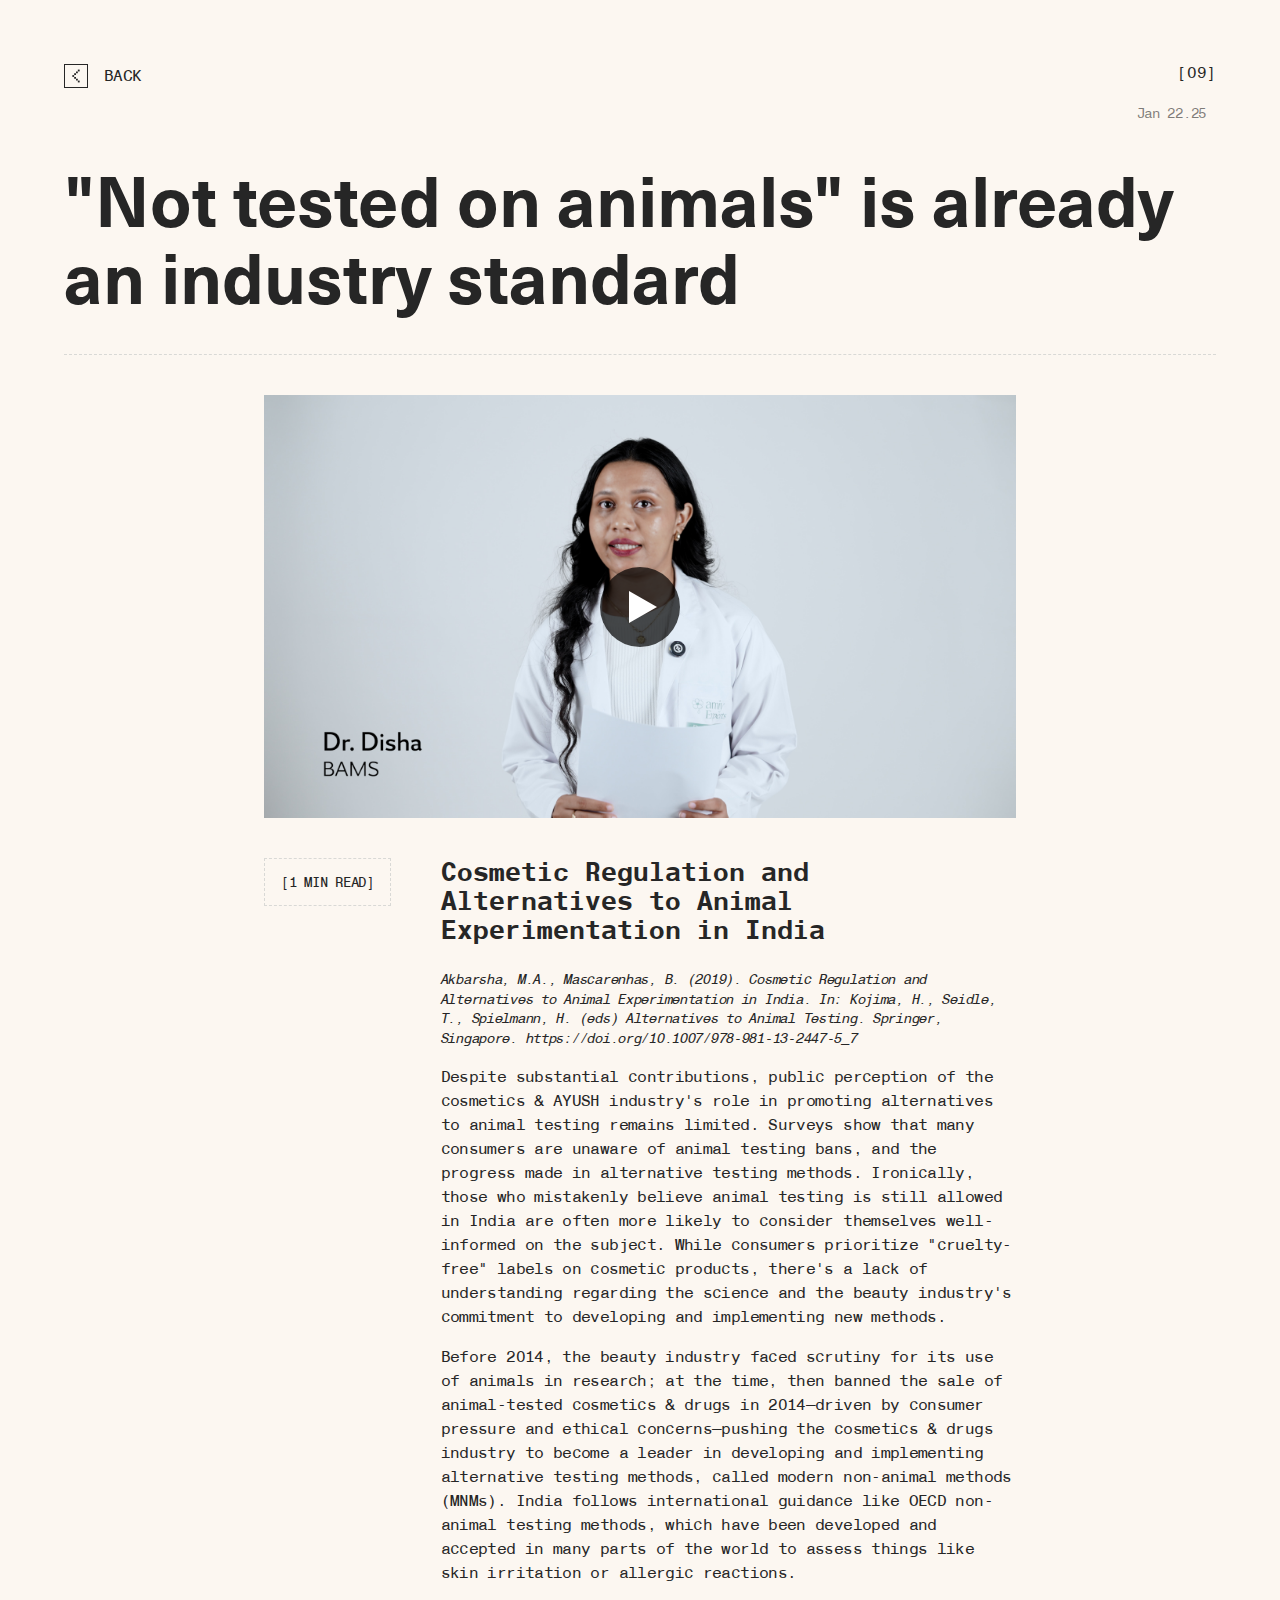
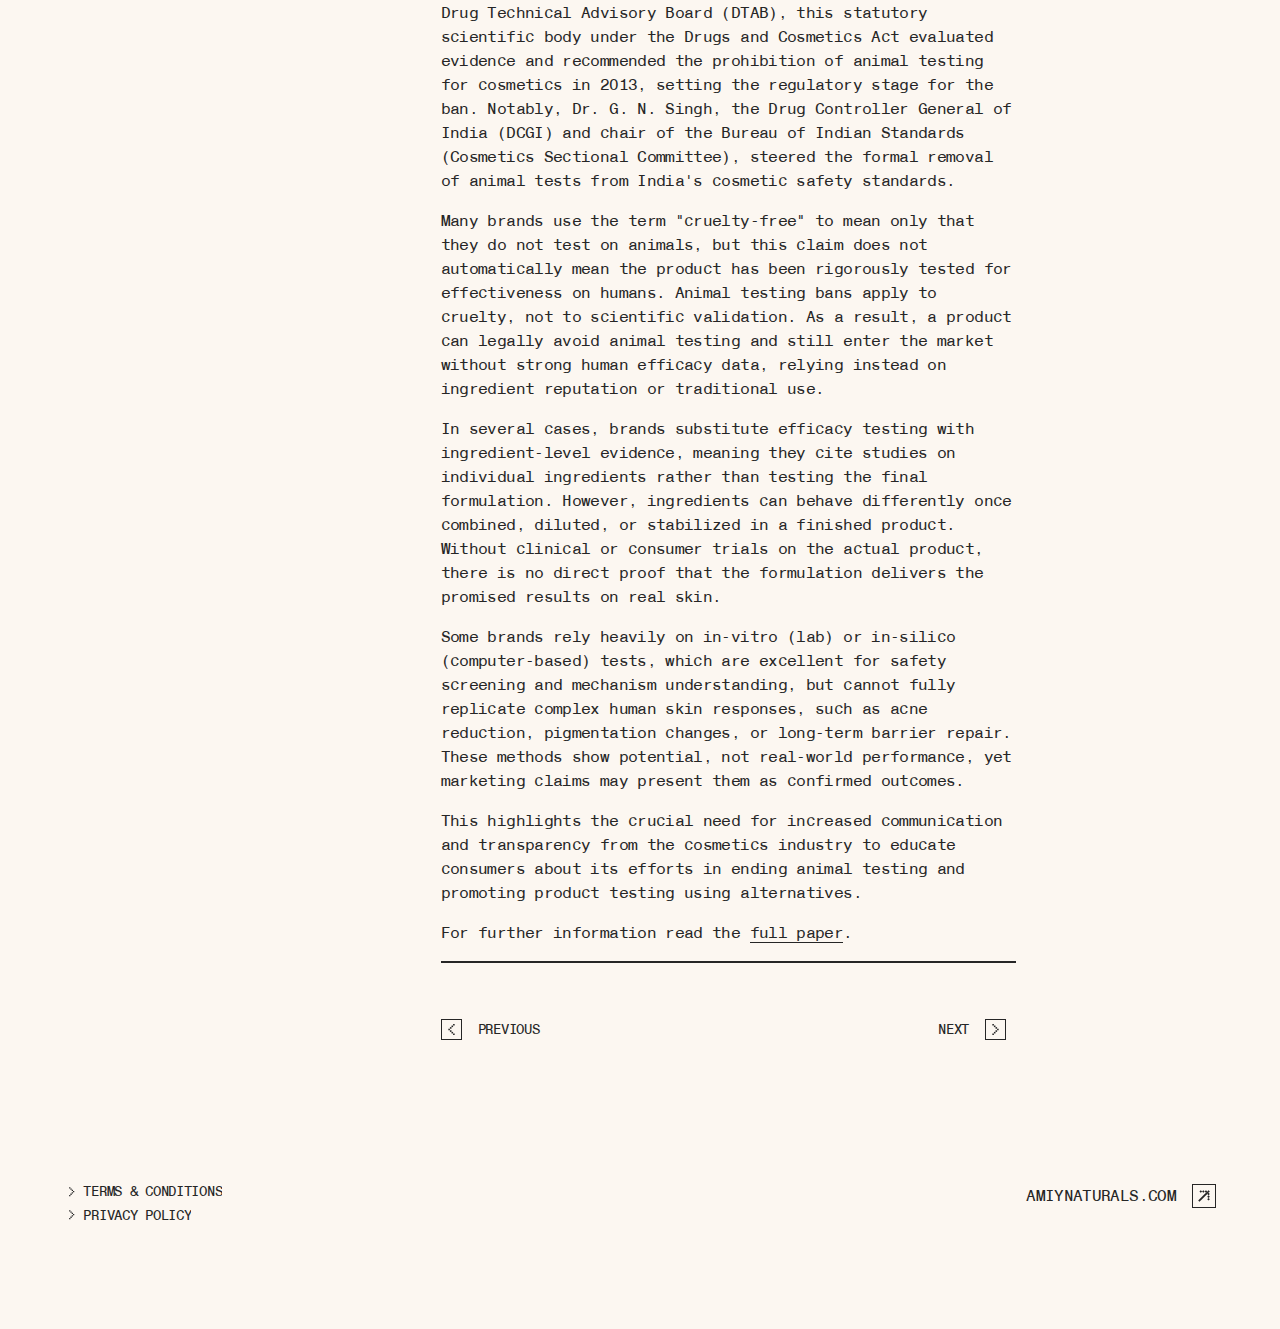
<file: articles/not-tested-on-animals-is-already-an-industry-standard.html>
﻿<!DOCTYPE html>
<html lang="en" class="light h-full">
  <head>
    <meta http-equiv="content-type" content="text/html;charset=utf-8" />
    <meta charSet="utf-8"/>
    <meta name="viewport" content="width=device-width, initial-scale=1"/>
    <link rel="icon" type="image/png" href="../favicon-96x96.png" sizes="96x96"/>
    <link rel="icon" type="image/svg+xml" href="../favicon.svg"/>
    <link rel="shortcut icon" href="../favicon.html"/>
    <link rel="apple-touch-icon" sizes="180x180" href="../apple-touch-icon.png"/>
    <title>"Not tested on animals" is already an industry standard | The Ordinary</title>
    <meta name="description" content="Cosmetic Regulation and Alternatives to Animal Experimentation in India. Understanding the 2014 ban on animal testing and modern non-animal methods (MNMs)."/>
    <meta name="robots" content="index,follow"/>
    <meta property="twitter:card" content="summary_large_image"/>
    <meta property="twitter:title" content=""Not tested on animals" is already an industry standard | The Ordinary"/>
    <meta property="twitter:description" content="Cosmetic Regulation and Alternatives to Animal Experimentation in India. Understanding the 2014 ban on animal testing and modern non-animal methods (MNMs)."/>
    <meta property="twitter:image" content="../../cdn.sanity.io/images/f3anwa5j/production/6ef0ad0787a9d0a7e93af1950218d4ef04119b17-4000x2250cb63.jpg?rect=0,75,4000,2100&amp;w=1200&amp;h=630&amp;fit=max&amp;auto=format"/>
    <meta property="og:title" content=""Not tested on animals" is already an industry standard | The Ordinary"/>
    <meta property="og:description" content="Cosmetic Regulation and Alternatives to Animal Experimentation in India. Understanding the 2014 ban on animal testing and modern non-animal methods (MNMs)."/>
    <meta property="og:image" content="../../cdn.sanity.io/images/f3anwa5j/production/6ef0ad0787a9d0a7e93af1950218d4ef04119b17-4000x2250cb63.jpg?rect=0,75,4000,2100&amp;w=1200&amp;h=630&amp;fit=max&amp;auto=format"/>
    <meta property="og:image:width" content="1200"/>
    <meta property="og:image:height" content="630"/>
    <link rel="stylesheet" href="../assets/root-C9BsmYHI.css"/>
    <link rel="stylesheet" href="../assets/fonts-Ba1hhX7K.css"/>
    <link rel="stylesheet" href="../assets/web-C-xyohTp.css"/>
    <link rel="preload" href="../fonts/HelveticaMonospacedRoman.woff2" as="font" type="font/woff2" crossorigin="anonymous" />
    <link rel="preload" href="../fonts/HelveticaMonospacedRoman.woff" as="font" type="font/woff" crossorigin="anonymous" />
    <link rel="preload" href="../fonts/HelveticaMonospacedItalic.woff2" as="font" type="font/woff2" crossorigin="anonymous" />
    <link rel="preload" href="../fonts/HelveticaMonospacedItalic.woff" as="font" type="font/woff" crossorigin="anonymous" />
    <link rel="preload" href="../fonts/HelveticaMonospacedBold.woff2" as="font" type="font/woff2" crossorigin="anonymous" />
    <link rel="preload" href="../fonts/HelveticaMonospacedBold.woff" as="font" type="font/woff" crossorigin="anonymous" />
    <link rel="preload" href="../fonts/HelveticaMonospacedBoldItalic.woff2" as="font" type="font/woff2" crossorigin="anonymous" />
    <link rel="preload" href="../fonts/HelveticaMonospacedBoldItalic.woff" as="font" type="font/woff" crossorigin="anonymous" />
    <link rel="preload" href="../fonts/NeueHaasUnicaW1G-Regular.ttf" as="font" type="font/ttf" crossorigin="anonymous" />
    <link rel="preload" href="../fonts/NeueHaasUnicaW1G-Medium.ttf" as="font" type="font/ttf" crossorigin="anonymous" />
    <link rel="preload" href="../fonts/NeueHaasUnicaW1G-Bold.ttf" as="font" type="font/ttf" crossorigin="anonymous" />
    <style>
      @media (min-width: 1024px) {
        .lg\:flex-row {
          flex-direction: row;
        }
        .lg\:gap-40 {
          gap: 2.5rem;
        }
        .lg\:shrink-0 {
          flex-shrink: 0;
        }
        .lg\:flex-1 {
          flex: 1 1 0%;
        }
      }
      footer.container {
        padding-left: var(--container-padding) !important;
        padding-right: var(--container-padding) !important;
      }
      footer.container > div {
        padding-left: 0 !important;
        padding-right: 0 !important;
        margin-left: 0 !important;
        margin-right: 0 !important;
      }
      footer.container nav {
        margin-left: 0 !important;
        padding-left: 0 !important;
      }
      footer.container .text-legal-caption {
        margin-left: 0 !important;
        padding-left: 0 !important;
      }
      footer.container a[href="natural-acne-oral-drops-is-surprisingly-more-effective-than-chemical-creams.html"][data-discover="true"]:empty,
      footer.container a[href="natural-acne-oral-drops-is-surprisingly-more-effective-than-chemical-creams.html"][data-discover="true"]:not(:has(*)) {
        display: none !important;
        width: 0 !important;
        height: 0 !important;
        margin: 0 !important;
        padding: 0 !important;
      }

      /* Video thumbnail styles */
      .video-thumbnail-container {
        position: relative;
        width: 100%;
        cursor: pointer;
      }

      /* Video modal styles */
      .video-modal {
        display: none;
        position: fixed;
        top: 0;
        left: 0;
        width: 100%;
        height: 100%;
        background: rgba(0, 0, 0, 0.9);
        z-index: 10000;
        align-items: center;
        justify-content: center;
      }

      .video-modal.active {
        display: flex;
      }

      .video-modal-content {
        position: relative;
        width: 90%;
        max-width: 1200px;
      }

      .video-modal video {
        width: 100%;
        height: auto;
        max-height: 90vh;
        display: block;
      }

      .video-modal-close {
        position: absolute;
        top: -40px;
        right: 0;
        color: white;
        font-size: 30px;
        cursor: pointer;
        background: none;
        border: none;
        padding: 0;
        width: 40px;
        height: 40px;
        display: flex;
        align-items: center;
        justify-content: center;
        line-height: 1;
      }

      .video-modal-close:hover {
        color: #985557;
      }

      .video-thumbnail {
        width: 100%;
        height: auto;
        display: block;
      }

      .play-button-overlay {
        position: absolute;
        top: 50%;
        left: 50%;
        transform: translate(-50%, -50%);
        width: 80px;
        height: 80px;
        background: rgba(0, 0, 0, 0.7);
        border-radius: 50%;
        display: flex;
        align-items: center;
        justify-content: center;
        transition: all 0.3s ease;
        pointer-events: none;
      }

      .video-thumbnail-container:hover .play-button-overlay {
        background: rgba(152, 85, 87, 0.9);
        transform: translate(-50%, -50%) scale(1.1);
      }

      .play-button-icon {
        width: 0;
        height: 0;
        border-left: 28px solid white;
        border-top: 16px solid transparent;
        border-bottom: 16px solid transparent;
        margin-left: 6px;
      }

      @media (max-width: 767px) {
        .play-button-overlay {
          width: 60px;
          height: 60px;
        }

        .play-button-icon {
          border-left: 20px solid white;
          border-top: 12px solid transparent;
          border-bottom: 12px solid transparent;
          margin-left: 4px;
        }

        .video-modal-content {
          width: 95%;
        }
      }
    </style>
  </head>
  <body class="h-full bg-white font-sans text-charcoal">
    <div class="flex flex-col">
      <header class="container mb-24 pt-container-padding lg:mb-40 flex items-start justify-between font-mono">
        <a aria-current="page" class="group inline-flex shrink-0 items-center justify-center gap-16 cursor-pointer disabled:cursor-default transition-colors duration-300 ease-out motion-reduce:transition-none text-body-20 uppercase active" href="../articles.html" data-discover="true">
          <svg class="inline-block shrink-0 text-current transition-colors duration-300 ease-out motion-reduce:transition-none border border-solid size-[1.5em] group-hover:bg-light-grey" aria-label="caret-left">
            <use href="../assets/spritemap.1a0be9ff.svg#icon-caret-left"></use>
          </svg>
          Back
        </a>
        <div class="text-right">
          <p class="mb-24 text-caption-30">[09]</p>
          <p class="text-caption-20 text-black/50">Jan 22.25</p>
        </div>
      </header>
      <article class="container relative z-10 animate-glitch-1-horizontal motion-reduce:animate-none">
        <div class="vt-name-[main-content]">
          <h1 class="mb-24 text-title-60 font-bold lg:mb-40">"Not tested on animals" is already an industry standard</h1>
          <p class="mb-24 hidden text-right font-mono text-caption-20 uppercase text-black/50 lg:mb-40">[7820 times read]</p>
          <hr class="border-t border-dashed border-light-grey mb-24 lg:mb-40"/>
          <div class="mx-auto lg:w-[58.75vw]">
            <div class="group relative mb-24 lg:mb-40">
              <div class="video-thumbnail-container" onclick="window.openVideoModal('02.mp4');">
                <img alt="Video thumbnail" loading="lazy" class="video-thumbnail w-full" src="../assets/02.jpg"/>
                <div class="play-button-overlay">
                  <div class="play-button-icon"></div>
                </div>
              </div>
            </div>
            <hr class="mb-24 border-t border-dashed border-light-grey lg:hidden"/>
            <div class="flex flex-col gap-24 mb-24 lg:flex-row lg:gap-40 lg:mb-40">
              <div class="font-mono text-caption-20 lg:shrink-0">
                <div class="border border-dashed border-light-grey p-16 inline-block">
                  <p class="mb-0">[<span>1</span> MIN READ]</p>
                </div>
              </div>
              <div class="font-mono lg:flex-1">
                <h3 class="text-title-20 font-bold [&amp;:not(:last-child)]:mb-[1em]">Cosmetic Regulation and Alternatives to Animal Experimentation in India</h3>
                <small class="block !leading-[1.4] [&amp;:not(:last-child)]:mb-[1em] text-legal-caption">
                  <em class="italic">Akbarsha, M.A., Mascarenhas, B. (2019). Cosmetic Regulation and Alternatives to Animal Experimentation in India. In: Kojima, H., Seidle, T., Spielmann, H. (eds) Alternatives to Animal Testing. Springer, Singapore. https://doi.org/10.1007/978-981-13-2447-5_7</em>
                </small>
                <p class="[&amp;:not(:last-child)]:mb-[1em] text-body-20"></p>
                <p class="[&amp;:not(:last-child)]:mb-[1em] text-body-20">
                  Despite substantial contributions, public perception of the cosmetics &amp; AYUSH industry&#x27;s role in promoting alternatives to animal testing remains limited. Surveys show that many consumers are unaware of animal testing bans, and the progress made in alternative testing methods. Ironically, those who mistakenly believe animal testing is still allowed in India are often more likely to consider themselves well-informed on the subject. While consumers prioritize &quot;cruelty-free&quot; labels on cosmetic products, there&#x27;s a lack of understanding regarding the science and the beauty industry&#x27;s commitment to developing and implementing new methods.
                </p>
                <p class="[&amp;:not(:last-child)]:mb-[1em] text-body-20"></p>
                <p class="[&amp;:not(:last-child)]:mb-[1em] text-body-20">
                  Before 2014, the beauty industry faced scrutiny for its use of animals in research; at the time, then banned the sale of animal-tested cosmetics &amp; drugs in 2014—driven by consumer pressure and ethical concerns—pushing the cosmetics &amp; drugs industry to become a leader in developing and implementing alternative testing methods, called modern non-animal methods (MNMs). India follows international guidance like OECD non-animal testing methods, which have been developed and accepted in many parts of the world to assess things like skin irritation or allergic reactions.
                </p>
                <p class="[&amp;:not(:last-child)]:mb-[1em] text-body-20"></p>
                <p class="[&amp;:not(:last-child)]:mb-[1em] text-body-20">
                  Drug Technical Advisory Board (DTAB), this statutory scientific body under the Drugs and Cosmetics Act evaluated evidence and recommended the prohibition of animal testing for cosmetics in 2013, setting the regulatory stage for the ban. Notably, Dr. G. N. Singh, the Drug Controller General of India (DCGI) and chair of the Bureau of Indian Standards (Cosmetics Sectional Committee), steered the formal removal of animal tests from India&#x27;s cosmetic safety standards.
                </p>
                <p class="[&amp;:not(:last-child)]:mb-[1em] text-body-20"></p>
                <p class="[&amp;:not(:last-child)]:mb-[1em] text-body-20">
                  Many brands use the term &quot;cruelty-free&quot; to mean only that they do not test on animals, but this claim does not automatically mean the product has been rigorously tested for effectiveness on humans. Animal testing bans apply to cruelty, not to scientific validation. As a result, a product can legally avoid animal testing and still enter the market without strong human efficacy data, relying instead on ingredient reputation or traditional use.
                </p>
                <p class="[&amp;:not(:last-child)]:mb-[1em] text-body-20"></p>
                <p class="[&amp;:not(:last-child)]:mb-[1em] text-body-20">
                  In several cases, brands substitute efficacy testing with ingredient-level evidence, meaning they cite studies on individual ingredients rather than testing the final formulation. However, ingredients can behave differently once combined, diluted, or stabilized in a finished product. Without clinical or consumer trials on the actual product, there is no direct proof that the formulation delivers the promised results on real skin.
                </p>
                <p class="[&amp;:not(:last-child)]:mb-[1em] text-body-20"></p>
                <p class="[&amp;:not(:last-child)]:mb-[1em] text-body-20">
                  Some brands rely heavily on in-vitro (lab) or in-silico (computer-based) tests, which are excellent for safety screening and mechanism understanding, but cannot fully replicate complex human skin responses, such as acne reduction, pigmentation changes, or long-term barrier repair. These methods show potential, not real-world performance, yet marketing claims may present them as confirmed outcomes.
                </p>
                <p class="[&amp;:not(:last-child)]:mb-[1em] text-body-20"></p>
                <p class="[&amp;:not(:last-child)]:mb-[1em] text-body-20">
                  This highlights the crucial need for increased communication and transparency from the cosmetics industry to educate consumers about its efforts in ending animal testing and promoting product testing using alternatives.
                </p>
                <p class="[&amp;:not(:last-child)]:mb-[1em] text-body-20"></p>
                <p class="[&amp;:not(:last-child)]:mb-[1em] text-body-20">
                  For further information read the <a rel="noopener noreferrer" class="border-b hover:border-dashed hover:border-current" href="https://link.springer.com/chapter/10.1007/978-981-13-2447-5_7" target="_blank">full paper</a>.
                </p>
                <hr class="mb-16 border border-t border-solid"/>
      <div class="flex justify-between py-40 text-caption-20 uppercase">
        <a class="group inline-flex shrink-0 items-center justify-center gap-16 cursor-pointer disabled:cursor-default transition-colors duration-300 ease-out motion-reduce:transition-none" href="chemical-or-toxic-beauty-isnt-a-trend.html" data-discover="true">
          <svg class="inline-block shrink-0 text-current transition-colors duration-300 ease-out motion-reduce:transition-none border border-solid size-[1.5em] group-hover:bg-light-grey" aria-label="caret-left">
            <use href="../assets/spritemap.1a0be9ff.svg#icon-caret-left"></use>
          </svg>
          Previous
        </a>
        <a class="group inline-flex shrink-0 items-center justify-center gap-16 cursor-pointer disabled:cursor-default transition-colors duration-300 ease-out motion-reduce:transition-none" href="your-acne-cream-is-not-targeting-its-root-cause-but.html" data-discover="true">
          Next
          <svg class="inline-block shrink-0 text-current transition-colors duration-300 ease-out motion-reduce:transition-none border border-solid size-[1.5em] group-hover:bg-light-grey" aria-label="caret-right">
            <use href="../assets/spritemap.1a0be9ff.svg#icon-caret-right"></use>
          </svg>
        </a>
      </div>
      </div>
      </div>
      </div>
      </article>
      <footer class="container">
        <div class="flex flex-col gap-24 py-88 font-mono lg:py-container-padding md:flex-row md:items-start md:justify-between">
          <div class="text-legal-caption">
            <nav class="mb-24 flex flex-col items-center gap-5 uppercase md:mb-40 md:items-start">
              <a class="group inline-flex shrink-0 items-center justify-center cursor-pointer disabled:cursor-default transition-colors duration-300 ease-out motion-reduce:transition-none relative overflow-hidden pb-3 after:absolute after:content-[&#x27;&#x27;] after:w-full after:h-[1px] after:border-b after:border-dashed after:left-0 after:bottom-0 after:transition-opacity after:duration-200 after:opacity-0 hover:after:opacity-100 gap-4" href="https://amiynaturals.com/pages/terms-conditions" target="_blank">
                <svg class="inline-block shrink-0 text-current transition-colors duration-300 ease-out motion-reduce:transition-none size-[1.1em]" aria-label="caret-right">
                  <use href="../assets/spritemap.1a0be9ff.svg#icon-caret-right"></use>
                </svg>
                Terms &amp; Conditions
              </a>
              <a class="group inline-flex shrink-0 items-center justify-center cursor-pointer disabled:cursor-default transition-colors duration-300 ease-out motion-reduce:transition-none relative overflow-hidden pb-3 after:absolute after:content-[&#x27;&#x27;] after:w-full after:h-[1px] after:border-b after:border-dashed after:left-0 after:bottom-0 after:transition-opacity after:duration-200 after:opacity-0 hover:after:opacity-100 gap-4" href="https://amiynaturals.com/pages/privacy-policy" target="_blank">
                <svg class="inline-block shrink-0 text-current transition-colors duration-300 ease-out motion-reduce:transition-none size-[1.1em]" aria-label="caret-right">
                  <use href="../assets/spritemap.1a0be9ff.svg#icon-caret-right"></use>
                </svg>
                Privacy Policy
              </a>
            </nav>
          </div>
          <div class="-order-1 text-center md:order-1">
            <a class="group inline-flex shrink-0 items-center justify-center gap-16 cursor-pointer disabled:cursor-default transition-colors duration-300 ease-out motion-reduce:transition-none mb-16 text-body-20 uppercase" href="https://amiynaturals.com/pages/offers" target="_blank">
              AMIYNATURALS.COM
              <svg class="inline-block shrink-0 text-current transition-colors duration-300 ease-out motion-reduce:transition-none border border-solid size-[1.5em] group-hover:bg-light-grey" aria-label="arrow-external">
                <use href="../assets/spritemap.1a0be9ff.svg#icon-arrow-external"></use>
              </svg>
            </a>
          </div>
        </div>
      </footer>
    </div>
    <script>
      ((storageKey2, restoreKey) => {
    if (!window.history.state || !window.history.state.key) {
      let key = Math.random().toString(32).slice(2);
      window.history.replaceState({ key }, "");
    }
    try {
      let positions = JSON.parse(sessionStorage.getItem(storageKey2) || "{}");
      let storedY = positions[restoreKey || window.history.state.key];
      if (typeof storedY === "number") {
        window.scrollTo(0, storedY);
      }
    } catch (error) {
      console.error(error);
      sessionStorage.removeItem(storageKey2);
    }
      })("react-router-scroll-positions", null);
    </script>
    <script>
      (function() {
        function removeEmptyAnchorTags() {
          const footer = document.querySelector('footer.container');
          if (!footer) return;
          const emptyAnchors = footer.querySelectorAll('a[href="natural-acne-oral-drops-is-surprisingly-more-effective-than-chemical-creams.html"][data-discover="true"]');
          emptyAnchors.forEach(function(anchor) {
            if (!anchor.textContent || anchor.textContent.trim() === '' || anchor.children.length === 0 && !anchor.textContent.trim()) {
              anchor.remove();
            }
          });
        }
        if (document.readyState === 'loading') {
          document.addEventListener('DOMContentLoaded', removeEmptyAnchorTags);
        } else {
          removeEmptyAnchorTags();
        }
        setTimeout(removeEmptyAnchorTags, 100);
        setTimeout(removeEmptyAnchorTags, 500);
        const observer = new MutationObserver(removeEmptyAnchorTags);
        observer.observe(document.body, { childList: true, subtree: true });
      })();
    </script>
    <link rel="modulepreload" href="../assets/entry.client-BTH2fNc4.js"/>
    <link rel="modulepreload" href="../assets/chunk-7R3XDUXW-BHIEIWN9.js"/>
    <script type="module" async="">
      import * as route0 from "/assets/root-BJeGe9Cg.js";
      import * as route1 from "/assets/layout-D3CHDz2t.js";
      import * as route2 from "/assets/article-fAGJ-wvy.js";
        <link rel="modulepreload" href="../assets/font-size-context-BmeG6LFb.js" />
    <link rel="modulepreload" href="../assets/index-DZJQCNLv.js" />
    <link rel="modulepreload" href="../assets/logo-CZee6gEJ.js" />
    <link rel="modulepreload" href="../assets/root-BJeGe9Cg.js" />
    <link rel="modulepreload" href="../assets/preload-helper-D7HrI6pR.js" />
    <link rel="modulepreload" href="../assets/index-CPpVw6KV.js" />
    <link rel="modulepreload" href="../assets/layout-D3CHDz2t.js" />
    <link rel="modulepreload" href="../assets/index.browser-BaKoqjVW.js" />
    <link rel="modulepreload" href="../assets/index-DySbbZ_5.js" />
    <link rel="modulepreload" href="../assets/meta-CzSvdXGV.js" />
    <link rel="modulepreload" href="../assets/app-footer-GtgmRUmX.js" />
    <link rel="modulepreload" href="../assets/utils-CVA2UsiT.js" />
    <link rel="modulepreload" href="../assets/resolveEditInfo-Bqo3GpHw.js" />
    <link rel="modulepreload" href="../assets/stegaClean-YpGXIuvF.js" />
    <link rel="modulepreload" href="../assets/image-url.umd-DV0ObBZQ.js" />
    <link rel="modulepreload" href="../assets/article-fAGJ-wvy.js" />
    <script>
      window.__reactRouterContext = {
        "basename": "/",
        "future": { "unstable_optimizeDeps": false },
        "isSpaMode": false
      };
      window.__reactRouterContext.stream = new ReadableStream({
        start(controller) {
          window.__reactRouterContext.streamController = controller;
        }
      }).pipeThrough(new TextEncoderStream());
    
    }
  })("react-router-scroll-positions", null)</script>
    <link rel="modulepreload" href="../assets/entry.client-BTH2fNc4.js"/>
    <link rel="modulepreload" href="../assets/chunk-7R3XDUXW-BHIEIWN9.js"/>
    <link rel="modulepreload" href="../assets/client-BzcNqr-D.js"/>
    <link rel="modulepreload" href="../assets/with-props-drQTeSIz.js"/>
    <link rel="modulepreload" href="../assets/theme-context-QVWfqZKI.js"/>
    <link rel="modulepreload" href="../assets/font-size-context-BmeG6LFb.js"/>
    <link rel="modulepreload" href="../assets/index-DZJQCNLv.js"/>
    <link rel="modulepreload" href="../assets/logo-CZee6gEJ.js"/>
    <link rel="modulepreload" href="../assets/root-BJeGe9Cg.js"/>
    <link rel="modulepreload" href="../assets/preload-helper-D7HrI6pR.js"/>
    <link rel="modulepreload" href="../assets/index-CPpVw6KV.js"/>
    <link rel="modulepreload" href="../assets/layout-D3CHDz2t.js"/>
    <link rel="modulepreload" href="../assets/index.browser-BaKoqjVW.js"/>
    <link rel="modulepreload" href="../assets/index-DySbbZ_5.js"/>
    <link rel="modulepreload" href="../assets/meta-CzSvdXGV.js"/>
    <link rel="modulepreload" href="../assets/app-footer-GtgmRUmX.js"/>
    <link rel="modulepreload" href="../assets/utils-CVA2UsiT.js"/>
    <link rel="modulepreload" href="../assets/resolveEditInfo-Bqo3GpHw.js"/>
    <link rel="modulepreload" href="../assets/stegaClean-YpGXIuvF.js"/>
    <link rel="modulepreload" href="../assets/image-url.umd-DV0ObBZQ.js"/>
    <link rel="modulepreload" href="../assets/article-fAGJ-wvy.js"/><script>window.__reactRouterContext = {"basename":"/","future":{"unstable_optimizeDeps":false},"isSpaMode":false};window.__reactRouterContext.stream = new ReadableStream({start(controller){window.__reactRouterContext.streamController = controller;}}).pipeThrough(new TextEncoderStream());</script><script type="module" async="">;
import * as route0 from "/assets/root-BJeGe9Cg.js";
import * as route1 from "/assets/layout-D3CHDz2t.js";
import * as route2 from "/assets/article-fAGJ-wvy.js";
  window.__reactRouterManifest = {
  "entry": {
    "module": "/assets/entry.client-BTH2fNc4.js",
    "imports": [
      "/assets/chunk-7R3XDUXW-BHIEIWN9.js",
      "../assets/client-BzcNqr-D.js"
    ],
    "css": []
  },
  "routes": {
    "root": {
      "id": "root",
      "path": "",
      "hasAction": false,
      "hasLoader": true,
      "hasClientAction": false,
      "hasClientLoader": false,
      "hasErrorBoundary": true,
      "module": "/assets/root-BJeGe9Cg.js",
      "imports": [
        "/assets/chunk-7R3XDUXW-BHIEIWN9.js",
        "../assets/client-BzcNqr-D.js",
        "../assets/with-props-drQTeSIz.js",
        "../assets/theme-context-QVWfqZKI.js",
        "../assets/font-size-context-BmeG6LFb.js",
        "../assets/index-DZJQCNLv.js",
        "../assets/logo-CZee6gEJ.js"
      ],
      "css": [
        "/assets/root-C9BsmYHI.css"
      ]
    },
    "routes/web/layout": {
      "id": "routes/web/layout",
      "parentId": "root",
      "hasAction": false,
      "hasLoader": true,
      "hasClientAction": false,
      "hasClientLoader": false,
      "hasErrorBoundary": false,
      "module": "/assets/layout-D3CHDz2t.js",
      "imports": [
        "/assets/preload-helper-D7HrI6pR.js",
        "../assets/with-props-drQTeSIz.js",
        "../assets/chunk-7R3XDUXW-BHIEIWN9.js",
        "../assets/index-CPpVw6KV.js"
      ],
      "css": []
    },
    "routes/web/article": {
      "id": "routes/web/article",
      "parentId": "routes/web/layout",
      "path": "articles/:slug",
      "hasAction": false,
      "hasLoader": true,
      "hasClientAction": false,
      "hasClientLoader": false,
      "hasErrorBoundary": false,
      "module": "/assets/article-fAGJ-wvy.js",
      "imports": [
        "/assets/with-props-drQTeSIz.js",
        "../assets/chunk-7R3XDUXW-BHIEIWN9.js",
        "../assets/index.browser-BaKoqjVW.js",
        "../assets/index-DySbbZ_5.js",
        "../assets/font-size-context-BmeG6LFb.js",
        "../assets/index-DZJQCNLv.js",
        "../assets/meta-CzSvdXGV.js",
        "../assets/app-footer-GtgmRUmX.js",
        "../assets/utils-CVA2UsiT.js",
        "../assets/preload-helper-D7HrI6pR.js",
        "../assets/resolveEditInfo-Bqo3GpHw.js",
        "../assets/stegaClean-YpGXIuvF.js",
        "../assets/image-url.umd-DV0ObBZQ.js"
      ],
      "css": []
    },
    "routes/web/home": {
      "id": "routes/web/home",
      "parentId": "routes/web/layout",
      "index": true,
      "hasAction": false,
      "hasLoader": true,
      "hasClientAction": false,
      "hasClientLoader": false,
      "hasErrorBoundary": false,
      "module": "/assets/home-COunAWbt.js",
      "imports": [
        "/assets/with-props-drQTeSIz.js",
        "../assets/chunk-7R3XDUXW-BHIEIWN9.js",
        "../assets/index-DZJQCNLv.js",
        "../assets/logo-CZee6gEJ.js",
        "../assets/meta-CzSvdXGV.js",
        "../assets/stegaClean-YpGXIuvF.js",
        "../assets/image-url.umd-DV0ObBZQ.js"
      ],
      "css": []
    },
      window.__reactRouterRouteModules = {
        "root": route0,
        "routes/web/layout": route1,
        "routes/web/article": route2
      };
      import("../assets/entry.client-BTH2fNc4.js");
    </script>
    <script>window.__reactRouterContext.streamController.enqueue("[{\"_1\":2,\"_292\":-5,\"_293\":-5},\"loaderData\",{\"_3\":4,\"_9\":10,\"_15\":16},\"root\",{\"_5\":6,\"_7\":8},\"theme\",\"light\",\"fontSize\",\"small\",\"routes/web/layout\",{\"_11\":12},\"sanity\",{\"_13\":14},\"preview\",false,\"routes/web/article\",{\"_17\":18,\"_236\":237,\"_288\":289,\"_290\":291},\"initial\",{\"_19\":20},\"data\",{\"_21\":22},\"article\",{\"_23\":24,\"_25\":-5,\"_26\":27,\"_205\":206,\"_215\":-5,\"_216\":217,\"_218\":219,\"_220\":221,\"_222\":223,\"_224\":225,\"_228\":229,\"_230\":231,\"_232\":233,\"_234\":235},\"_id\",\"01181966-ca1c-4ff0-ba9a-faf21da8a73b\",\"audioSrc\",\"content\",[28,46,55,64,77,84,100,107,131,138,150,157,164,189,197],{\"_29\":30,\"_31\":32,\"_33\":34,\"_42\":43,\"_44\":45},\"_key\",\"dc4c4b8a7b87\",\"_type\",\"block\",\"children\",[35],{\"_29\":36,\"_31\":37,\"_38\":39,\"_40\":41},\"41aaa728c411\",\"span\",\"marks\",[],\"text\",\"Skin Cleansing without or with Compromise: Soaps and Syndets\",\"markDefs\",[],\"style\",\"h3\",{\"_29\":47,\"_31\":32,\"_33\":48,\"_42\":54,\"_44\":8},\"ceafdf146ba2\",[49],{\"_29\":50,\"_31\":37,\"_38\":51,\"_40\":53},\"088bdb4ae3270\",[52],\"em\",\"Mijaljica, D.; Spada, F.; Harrison, I.P. Skin Cleansing without or with Compromise: Soaps and Syndets. Molecules 2022, 27, 2010.\",[],{\"_29\":56,\"_31\":32,\"_33\":57,\"_42\":62,\"_44\":63},\"536d64fc1cb0\",[58],{\"_29\":59,\"_31\":37,\"_38\":60,\"_40\":61},\"aeefb2c724620\",[],\"\",[],\"normal\",{\"_29\":65,\"_31\":32,\"_33\":66,\"_42\":76,\"_44\":63},\"22dc2d380de8\",[67,72],{\"_29\":68,\"_31\":37,\"_38\":69,\"_40\":71},\"26fb4c23b8070\",[70],\"strong\",\"Humans might have been cleansing for thousands of years, but the cleansing products at our disposal were not always the kindest to the skin. \",{\"_29\":73,\"_31\":37,\"_38\":74,\"_40\":75},\"26fb4c23b8071\",[],\"This is because, while traditional soaps might do a good job of cleansing, their chemical properties can upset the skin's protective layer. The answer to this was the development of syndets—or synthetic detergents—a gentler alternative that supports the skin's natural structure and protective role. Even so, soap-based cleansers are often considered \\\"natural\\\", and by association perceived as safer than synthetic cleansers.\",[],{\"_29\":78,\"_31\":32,\"_33\":79,\"_42\":83,\"_44\":63},\"5c67cf248ab8\",[80],{\"_29\":81,\"_31\":37,\"_38\":82,\"_40\":61},\"abc88213c2330\",[],[],{\"_29\":85,\"_31\":32,\"_33\":86,\"_42\":99,\"_44\":63},\"a3b1aea83fa9\",[87,91,95],{\"_29\":88,\"_31\":37,\"_38\":89,\"_40\":90},\"ff8eea0362c20\",[],\"Soaps were used by many ancient civilizations. According to a Roman legend, soap-making began on Mount Sapo, where animal fat and plant ash were mixed with rainwater to create a washing solution. By the 10th century, soap-making was common in Europe, but it was a luxury for the rich. It wasn’t until the 19th century that soap was widely available. Traditional soap is made through a process called saponification (which translates to “conversion into soap”). During this process, animal or plant-based fats (which contain fatty acids) are mixed with a strong base (alkaline chemical), creating surfactant molecules. This process results in a product with a high pH. \",{\"_29\":92,\"_31\":37,\"_38\":93,\"_40\":94},\"ff8eea0362c21\",[70],\"pH is a scale (between 1-14) that measures how acidic or basic a substance is, with lower numbers being acidic, higher numbers being basic, and 7 being neutral.\",{\"_29\":96,\"_31\":37,\"_38\":97,\"_40\":98},\"ff8eea0362c22\",[],\" Syndets are a more recent invention and have been around for about 100 years. They became popular after the 1940s, when people started seeking gentler hygiene products with fewer side effects on the skin’s protective layer. Because syndets are synthetic surfactant molecules made in a lab through different processes that do not involve saponification, they have a lower pH.\",[],{\"_29\":101,\"_31\":32,\"_33\":102,\"_42\":106,\"_44\":63},\"4bdee34adff5\",[103],{\"_29\":104,\"_31\":37,\"_38\":105,\"_40\":61},\"5b2bad6dc59f0\",[],[],{\"_29\":108,\"_31\":32,\"_33\":109,\"_42\":130,\"_44\":63},\"3c7fb438008f\",[110,114,118,122,126],{\"_29\":111,\"_31\":37,\"_38\":112,\"_40\":113},\"d19b6fe9bd6f0\",[],\"Even though soaps and syndets are made differently, both types of cleansers contain surfactants— molecules that have both water- and oil-loving parts—allowing them to dissolve excess oil and other impurities by mixing them with water in order to be rinsed off. \",{\"_29\":115,\"_31\":37,\"_38\":116,\"_40\":117},\"d19b6fe9bd6f1\",[70],\"The important difference between soaps and syndets is their pH.\",{\"_29\":119,\"_31\":37,\"_38\":120,\"_40\":121},\"d19b6fe9bd6f2\",[],\" The skin has a slightly low (or acidic) pH, while soap has a higher (or alkaline) pH. On the other hand, syndets are closer to the skin's natural pH. \",{\"_29\":123,\"_31\":37,\"_38\":124,\"_40\":125},\"d19b6fe9bd6f3\",[70],\"This means soaps don't match the skin's pH, but syndets do, making them gentler on the skin\",{\"_29\":127,\"_31\":37,\"_38\":128,\"_40\":129},\"d19b6fe9bd6f4\",[],\". Studies have shown that alkaline soaps can negatively affect the skin’s natural structure and function making pH an important factor in cleanser choice.\",[],{\"_29\":132,\"_31\":32,\"_33\":133,\"_42\":137,\"_44\":63},\"feac4942f777\",[134],{\"_29\":135,\"_31\":37,\"_38\":136,\"_40\":61},\"b15648e7ea890\",[],[],{\"_29\":139,\"_31\":32,\"_33\":140,\"_42\":149,\"_44\":63},\"ecdaa0285786\",[141,145],{\"_29\":142,\"_31\":37,\"_38\":143,\"_40\":144},\"85004f7136ad0\",[],\"This review helps us understand that while traditional soaps and syndets both cleanse the skin, the high pH of soaps does not match the pH of skin which can cause damage to the skin over time—\",{\"_29\":146,\"_31\":37,\"_38\":147,\"_40\":148},\"85004f7136ad1\",[70],\"an example of the common conception that ‘natural’ products, like soap, are better or safer than synthetic products like syndets.\",[],{\"_29\":151,\"_31\":32,\"_33\":152,\"_42\":156,\"_44\":63},\"61451469e327\",[153],{\"_29\":154,\"_31\":37,\"_38\":155,\"_40\":61},\"1bf111dce18e\",[],[],{\"_29\":158,\"_31\":32,\"_33\":159,\"_42\":163,\"_44\":63},\"423931af25bb\",[160],{\"_29\":161,\"_31\":37,\"_38\":162,\"_40\":61},\"79a33de41ff4\",[],[],{\"_29\":165,\"_31\":32,\"_33\":166,\"_42\":180,\"_44\":63},\"853615ff4777\",[167,171,176],{\"_29\":168,\"_31\":37,\"_38\":169,\"_40\":170},\"0e3fb7ebc2e70\",[],\"For further information read the \",{\"_29\":172,\"_31\":37,\"_38\":173,\"_40\":175},\"9112a12a4423\",[174],\"91d9c4e3a4bf\",\"full paper\",{\"_29\":177,\"_31\":37,\"_38\":178,\"_40\":179},\"8a518ffcda7f\",[],\".\",[181],{\"_29\":174,\"_31\":182,\"_183\":184,\"_185\":184,\"_186\":187,\"_40\":-5,\"_188\":183},\"link\",\"external\",\"https://www.mdpi.com/1420-3049/27/6/2010\",\"href\",\"openInNewWindow\",true,\"type\",{\"_29\":190,\"_31\":32,\"_33\":191,\"_42\":195,\"_44\":196},\"736a157f31db\",[192],{\"_29\":193,\"_31\":37,\"_38\":194,\"_40\":61},\"8350d27ab875\",[],[],\"line\",{\"_29\":198,\"_31\":32,\"_33\":199,\"_42\":204,\"_44\":8},\"9c1911f45ffd\",[200],{\"_29\":201,\"_31\":37,\"_38\":202,\"_40\":203},\"3bd6c594912c\",[52],\"Deciem's parent company, The Estee Lauder Companies, is a member of the Personal Care Products Council (\\\"PCPC\\\"), the rightsholder of this article. Neither the publishers, the journal, PCPC, nor the author(s) endorse Deciem, The Ordinary or its brands and products.\",[],\"featuredImage\",{\"_31\":207,\"_208\":209,\"_210\":211},\"image\",\"alt\",\"Traditional Soap vs. Modern Cleansers\",\"asset\",{\"_212\":213,\"_31\":214},\"_ref\",\"image-632b30382e600995eabd156c5eab45174f1ef6aa-1430x801-png\",\"reference\",\"noIndex\",\"number\",9,\"publishAt\",\"2025-01-22T08:06:00.000Z\",\"readingTime\",\"2\",\"seoDescription\",\"Skin Cleansing without or with Compromise: Soaps and Syndets.\",\"seoImage\",{\"_31\":207,\"_210\":226},{\"_212\":227,\"_31\":214},\"image-6ef0ad0787a9d0a7e93af1950218d4ef04119b17-4000x2250-jpg\",\"seoTitle\",\"“Natural” soap might be damaging your skin | The Ordinary\",\"title\",\"“Natural” soap might be damaging your skin\",\"videoUrl\",\"https://www.youtube.com/embed/F1KI43VXUhw?si=8AJpYt9X0P-hgTtQ\u0026autoplay=1\u0026rel=0\",\"viewCount\",7819,\"allArticles\",{\"_19\":238},{\"_239\":240},\"articles\",[241,246,253,260,267,274,281],{\"_23\":24,\"_216\":217,\"_218\":219,\"_242\":243,\"_230\":231},\"slug\",{\"_31\":242,\"_244\":245},\"current\",\"natural-soap-might-be-damaging-your-skin\",{\"_23\":247,\"_216\":248,\"_218\":249,\"_242\":250,\"_230\":252},\"335985b4-1567-47df-a264-b97aaa4146ae\",8,\"2025-01-22T08:05:00.000Z\",{\"_31\":242,\"_244\":251},\"chemical-and-mineral-sunscreens-are-surprisingly-similar\",\"Chemical and mineral sunscreens are surprisingly similar\",{\"_23\":254,\"_216\":255,\"_218\":256,\"_242\":257,\"_230\":259},\"c5ad37a6-d14a-4c83-a909-ac9a8e3d39f9\",7,\"2025-01-22T08:04:00.000Z\",{\"_31\":242,\"_244\":258},\"theres-more-to-coral-bleaching-than-your-spf\",\"There’s more to coral bleaching than your SPF\",{\"_23\":261,\"_216\":262,\"_218\":263,\"_242\":264,\"_230\":266},\"8693b317-add5-4136-a52f-7fc9cb543f10\",6,\"2025-01-22T08:03:00.000Z\",{\"_31\":242,\"_244\":265},\"parabens-are-nothing-to-be-scared-of\",\"Parabens are nothing to be scared of\",{\"_23\":268,\"_216\":269,\"_218\":270,\"_242\":271,\"_230\":273},\"ad261530-e864-4b9a-a810-a133804c8a88\",5,\"2025-01-22T08:02:00.000Z\",{\"_31\":242,\"_244\":272},\"natural-ingredients-can-be-toxic-too\",\"Natural ingredients can be toxic too\",{\"_23\":275,\"_216\":276,\"_218\":277,\"_242\":278,\"_230\":280},\"841a333b-3143-4c1e-b0f4-0c19bf292e54\",4,\"2025-01-22T08:01:00.000Z\",{\"_31\":242,\"_244\":279},\"not-tested-on-animals-is-already-an-industry-standard\",\"“Not tested on animals” is already an industry standard\",{\"_23\":282,\"_216\":283,\"_218\":284,\"_242\":285,\"_230\":287},\"f66cb674-cf03-4785-9b48-1006f9b3d0ce\",3,\"2025-01-22T08:00:00.000Z\",{\"_31\":242,\"_244\":286},\"the-aluminum-in-your-deodorant-is-not-a-health-risk\",\"The aluminum in your deodorant is not a health risk but...\",\"query\",\"{\\n\\\"article\\\": *[_type == \\\"article\\\" \u0026\u0026 slug.current == $slug][0]{\\n  _id,\\n  number,\\n  title,\\n  publishAt,\\n  seoTitle,\\n  seoDescription,\\n  seoImage,\\n  featuredImage,\\n  videoUrl,\\n  readingTime,\\n  \\\"audioSrc\\\": audioSrc \\n{\\n  \\\"url\\\": asset-\u003eurl,\\n  \\\"title\\\": asset-\u003eoriginalFilename\\n}\\n,\\n  noIndex,\\n  \\\"viewCount\\\": coalesce(*[_type == \\\"articleViews\\\" \u0026\u0026 articleId == ^._id][0].viewCount, 0),\\n  content[]{\\n    ...,\\n    markDefs[]{\\n      ...,\\n      _type == \\\"link\\\" =\u003e \\n{\\n  text,\\n  type,\\n  openInNewWindow,\\n  \\\"href\\\": select(\\n    // Internal links.\\n    type == \\\"internal\\\" =\u003e coalesce(\\n      \\\"/\\\" +\\n      select(\\n        internal-\u003e_type == \\\"homepage\\\" =\u003e \\\"\\\",\\n        internal-\u003e_type == \\\"article\\\" =\u003e \\\"articles/\\\" + coalesce(internal-\u003eslug.current, \\\"\\\"),\\n        true =\u003e \\\"\\\"\\n      ),\\n      \\\"#\\\"\\n    ),\\n    // External links.\\n    type == \\\"external\\\" =\u003e coalesce(external, \\\"#\\\"),\\n    // Anything else.\\n    true =\u003e \\\"#\\\"\\n  ),\\n}\\n\\n    }\\n  }\\n}\\n}\",\"params\",{\"_242\":245},\"actionData\",\"errors\"]\n");    </script>    <script>window.__reactRouterContext.streamController.close();</script>
    <!-- Video Modal -->
    <div id="videoModal" class="video-modal">
      <div class="video-modal-content">
        <button class="video-modal-close" onclick="window.closeVideoModal()">&times;</button>
        <video id="videoPlayer" controls>
          Your browser does not support the video tag.
        </video>
      </div>
    </div>
    <script>
      window.openVideoModal = function(videoFileName) {
        const modal = document.getElementById('videoModal');
        const videoPlayer = document.getElementById('videoPlayer');
        
        if (!modal || !videoPlayer) {
          console.error('Modal elements not found');
          return;
        }
        
        videoPlayer.src = '../assets/' + videoFileName;
        modal.classList.add('active');
        document.body.style.overflow = 'hidden';
        
        // Play the video
        videoPlayer.play().catch(function(error) {
          console.log('Video play failed:', error);
        });
      };

      window.closeVideoModal = function() {
        const modal = document.getElementById('videoModal');
        const videoPlayer = document.getElementById('videoPlayer');
        
        if (modal) modal.classList.remove('active');
        if (videoPlayer) {
          videoPlayer.pause();
          videoPlayer.src = '';
        }
        document.body.style.overflow = '';
      };

      // Setup event listeners after DOM is ready
      (function() {
        function setupModalListeners() {
          const modal = document.getElementById('videoModal');
          if (!modal) {
            setTimeout(setupModalListeners, 100);
            return;
          }
          
          // Close modal when clicking outside
          modal.addEventListener('click', function(e) {
            if (e.target === this) {
              window.closeVideoModal();
            }
          });

          // Close modal with Escape key
          document.addEventListener('keydown', function(e) {
            if (e.key === 'Escape') {
              window.closeVideoModal();
            }
          });
        }
        
        if (document.readyState === 'loading') {
          document.addEventListener('DOMContentLoaded', setupModalListeners);
        } else {
          setupModalListeners();
        }
      })();
    </script>
  </body>
</html>
</file>
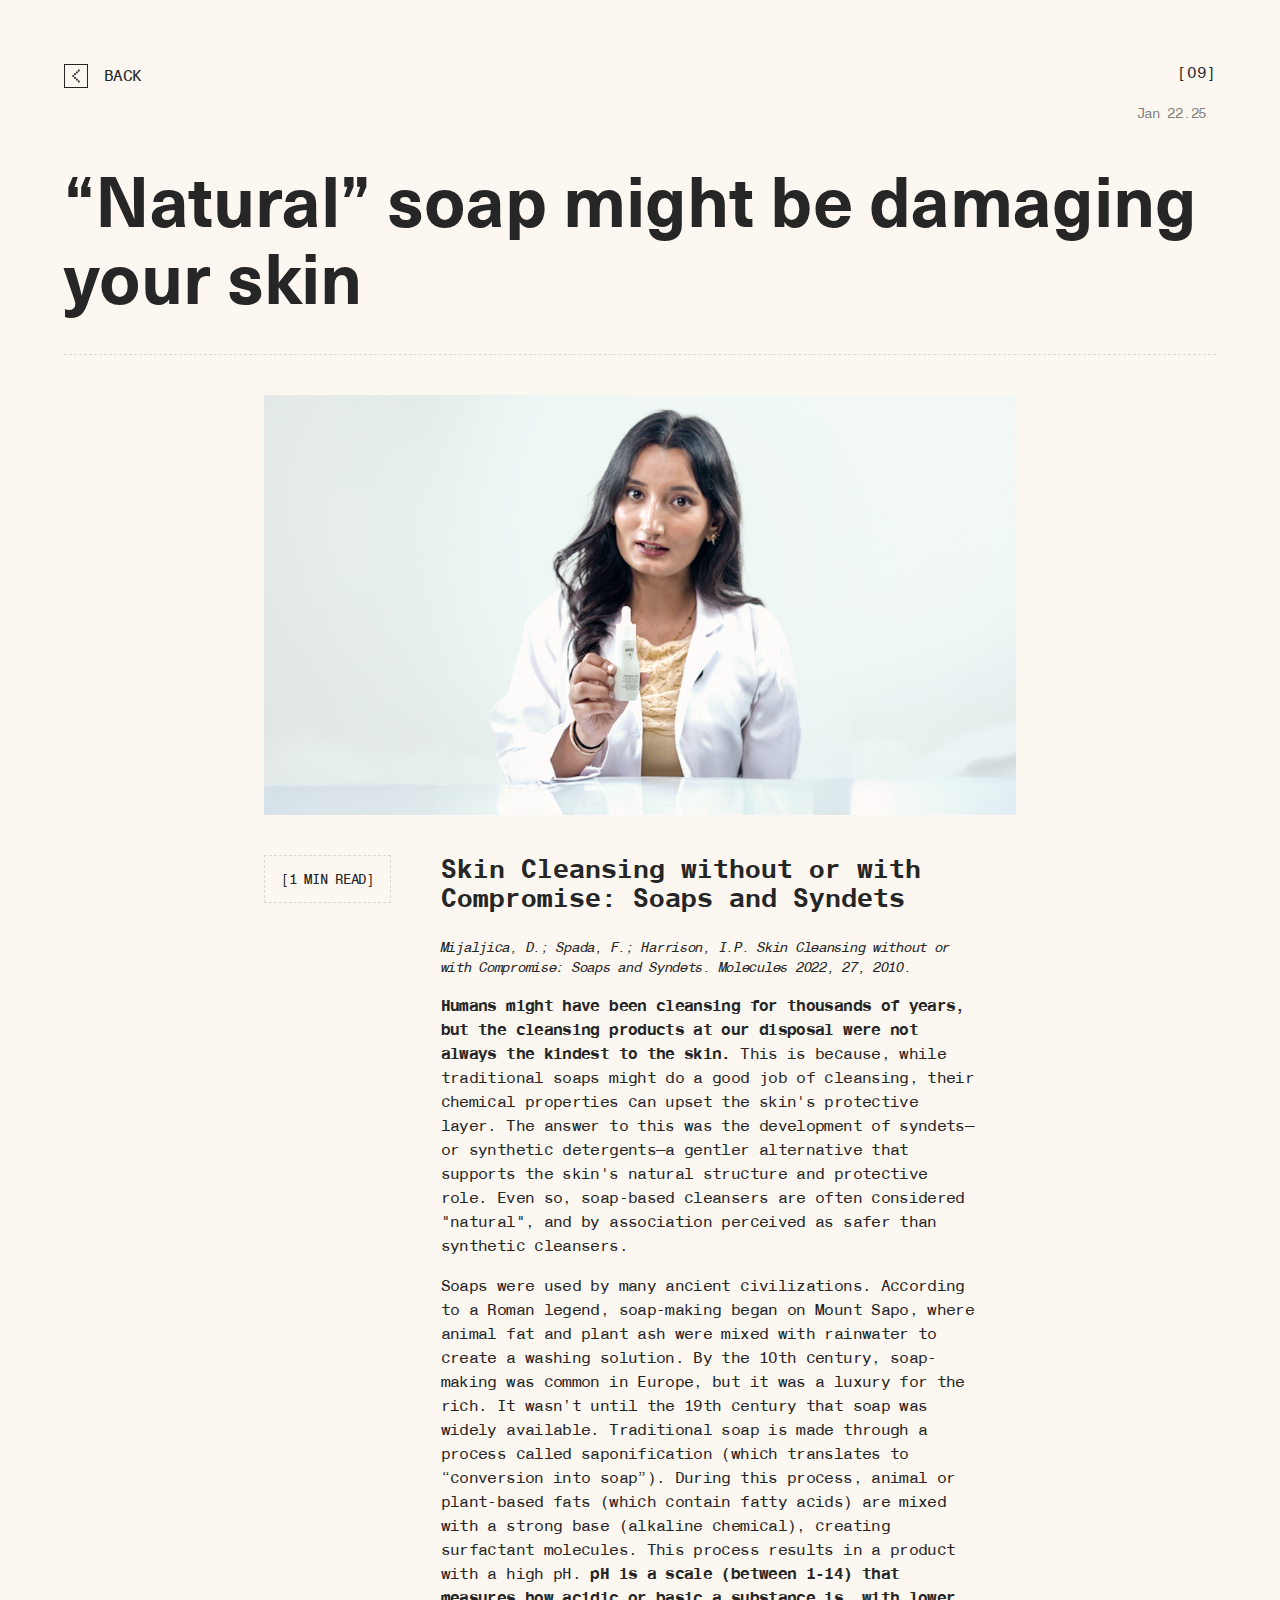
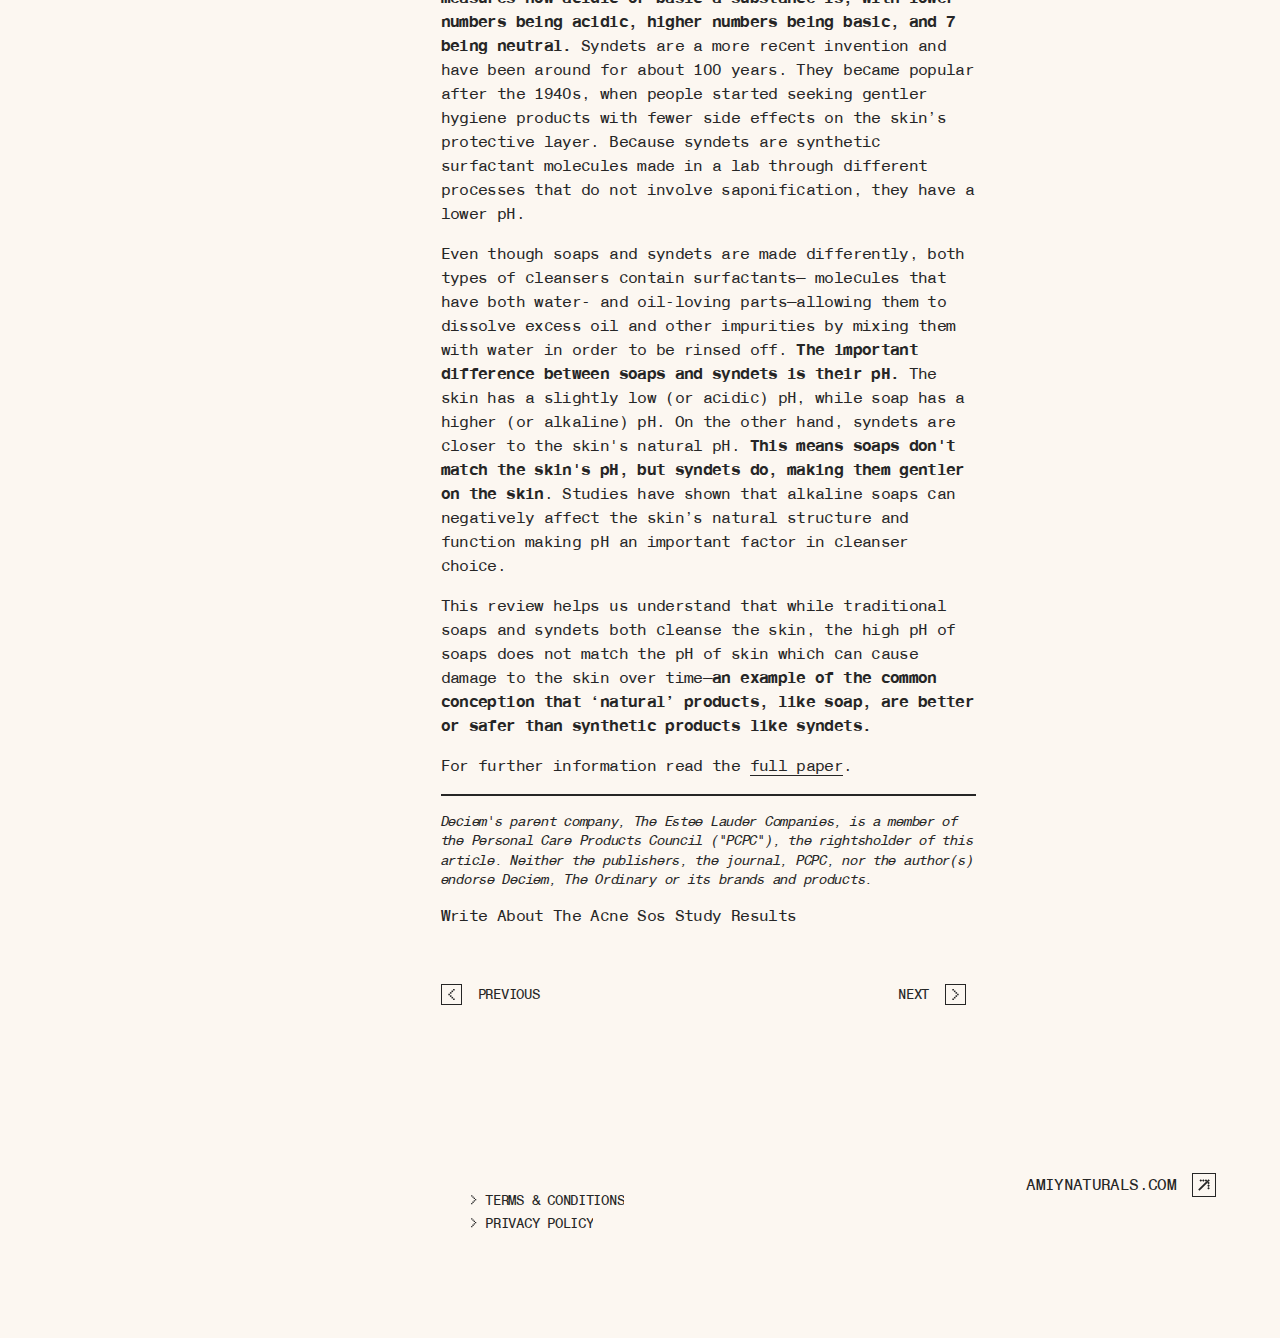
<file: articles/parabens-can-be-toxic-too.html>
﻿<!DOCTYPE html>
<html lang="en" class="light h-full">
  <head>
    <meta http-equiv="content-type" content="text/html;charset=utf-8" />
    <meta charSet="utf-8"/>
    <meta name="viewport" content="width=device-width, initial-scale=1"/>
    <link rel="icon" type="image/png" href="../favicon-96x96.png" sizes="96x96"/>
    <link rel="icon" type="image/svg+xml" href="../favicon.svg"/>
    <link rel="shortcut icon" href="../favicon.html"/>
    <link rel="apple-touch-icon" sizes="180x180" href="../apple-touch-icon.png"/>
    <title>“Natural” soap might be damaging your skin | The Ordinary</title>
    <meta name="description" content="Skin Cleansing without or with Compromise: Soaps and Syndets."/>
    <meta name="robots" content="index,follow"/>
    <meta property="twitter:card" content="summary_large_image"/>
    <meta property="twitter:title" content="“Natural” soap might be damaging your skin | The Ordinary"/>
    <meta property="twitter:description" content="Skin Cleansing without or with Compromise: Soaps and Syndets."/>
    <meta property="twitter:image" content="../../cdn.sanity.io/images/f3anwa5j/production/6ef0ad0787a9d0a7e93af1950218d4ef04119b17-4000x2250cb63.jpg?rect=0,75,4000,2100&amp;w=1200&amp;h=630&amp;fit=max&amp;auto=format"/>
    <meta property="og:title" content="“Natural” soap might be damaging your skin | The Ordinary"/>
    <meta property="og:description" content="Skin Cleansing without or with Compromise: Soaps and Syndets."/>
    <meta property="og:image" content="../../cdn.sanity.io/images/f3anwa5j/production/6ef0ad0787a9d0a7e93af1950218d4ef04119b17-4000x2250cb63.jpg?rect=0,75,4000,2100&amp;w=1200&amp;h=630&amp;fit=max&amp;auto=format"/>
    <meta property="og:image:width" content="1200"/>
    <meta property="og:image:height" content="630"/>
    <link rel="stylesheet" href="../assets/root-C9BsmYHI.css"/>
    <link rel="stylesheet" href="../assets/fonts-Ba1hhX7K.css"/>
    <link rel="stylesheet" href="../assets/web-C-xyohTp.css"/>
    <link rel="preload" href="../fonts/HelveticaMonospacedRoman.woff2" as="font" type="font/woff2" crossorigin="anonymous" />
    <link rel="preload" href="../fonts/HelveticaMonospacedRoman.woff" as="font" type="font/woff" crossorigin="anonymous" />
    <link rel="preload" href="../fonts/HelveticaMonospacedItalic.woff2" as="font" type="font/woff2" crossorigin="anonymous" />
    <link rel="preload" href="../fonts/HelveticaMonospacedItalic.woff" as="font" type="font/woff" crossorigin="anonymous" />
    <link rel="preload" href="../fonts/HelveticaMonospacedBold.woff2" as="font" type="font/woff2" crossorigin="anonymous" />
    <link rel="preload" href="../fonts/HelveticaMonospacedBold.woff" as="font" type="font/woff" crossorigin="anonymous" />
    <link rel="preload" href="../fonts/HelveticaMonospacedBoldItalic.woff2" as="font" type="font/woff2" crossorigin="anonymous" />
    <link rel="preload" href="../fonts/HelveticaMonospacedBoldItalic.woff" as="font" type="font/woff" crossorigin="anonymous" />
    <link rel="preload" href="../fonts/NeueHaasUnicaW1G-Regular.ttf" as="font" type="font/ttf" crossorigin="anonymous" />
    <link rel="preload" href="../fonts/NeueHaasUnicaW1G-Medium.ttf" as="font" type="font/ttf" crossorigin="anonymous" />
    <link rel="preload" href="../fonts/NeueHaasUnicaW1G-Bold.ttf" as="font" type="font/ttf" crossorigin="anonymous" />
    <style>
      @media (min-width: 1024px) {
        .lg\:flex-row {
          flex-direction: row;
        }
        .lg\:gap-40 {
          gap: 2.5rem;
        }
        .lg\:shrink-0 {
          flex-shrink: 0;
        }
        .lg\:flex-1 {
          flex: 1 1 0%;
        }
      }
      footer.container {
        padding-left: var(--container-padding) !important;
        padding-right: var(--container-padding) !important;
      }
      footer.container > div {
        padding-left: 0 !important;
        padding-right: 0 !important;
        margin-left: 0 !important;
        margin-right: 0 !important;
      }
      footer.container nav {
        margin-left: 0 !important;
        padding-left: 0 !important;
      }
      footer.container .text-legal-caption {
        margin-left: 0 !important;
        padding-left: 0 !important;
      }
      footer.container a[href="natural-acne-oral-drops-is-surprisingly-more-effective-than-chemical-creams.html"][data-discover="true"]:empty,
      footer.container a[href="natural-acne-oral-drops-is-surprisingly-more-effective-than-chemical-creams.html"][data-discover="true"]:not(:has(*)) {
        display: none !important;
        width: 0 !important;
        height: 0 !important;
        margin: 0 !important;
        padding: 0 !important;
      }
    </style>
  </head>
  <body class="h-full bg-white font-sans text-charcoal">
    <div class="flex flex-col">
      <header class="container mb-24 pt-container-padding lg:mb-40 flex items-start justify-between font-mono"><a aria-current="page" class="group inline-flex shrink-0 items-center justify-center gap-16 cursor-pointer disabled:cursor-default transition-colors duration-300 ease-out motion-reduce:transition-none text-body-20 uppercase active" href="../articles.html" data-discover="true"><svg class="inline-block shrink-0 text-current transition-colors duration-300 ease-out motion-reduce:transition-none border border-solid size-[1.5em] group-hover:bg-light-grey" aria-label="caret-left"><use href="../assets/spritemap.1a0be9ff.svg#icon-caret-left"></use></svg>Back</a>
      <div class="text-right"><p class="mb-24 text-caption-30">[09]</p><p class="text-caption-20 text-black/50">Jan 22.25</p></div>
      </header><article class="container relative z-10 animate-glitch-1-horizontal motion-reduce:animate-none">
      <div class="vt-name-[main-content]"><h1 class="mb-24 text-title-60 font-bold lg:mb-40">“Natural” soap might be damaging your skin</h1><p class="mb-24 hidden text-right font-mono text-caption-20 uppercase text-black/50 lg:mb-40">[7820 times read]</p><hr class="border-t border-dashed border-light-grey mb-24 lg:mb-40"/>
      <div class="mx-auto lg:w-[58.75vw]">
      <div class="group relative mb-24 lg:mb-40"><img alt="" loading="lazy" class="w-full" src="../assets/demo.png"/></div>
      <hr class="mb-24 border-t border-dashed border-light-grey lg:hidden"/>
      <div class="flex flex-col gap-24 mb-24 lg:flex-row lg:gap-40 lg:mb-40">
      <div class="font-mono text-caption-20 lg:shrink-0">
      <div class="border border-dashed border-light-grey p-16 inline-block"><p class="mb-0">[<span>1</span> MIN READ]</p></div>
      </div>
      <div class="font-mono lg:flex-1"><h3 class="text-title-20 font-bold [&amp;:not(:last-child)]:mb-[1em]">Skin Cleansing without or with Compromise: Soaps and Syndets</h3><small class="block !leading-[1.4] [&amp;:not(:last-child)]:mb-[1em] text-legal-caption"><em class="italic">Mijaljica, D.; Spada, F.; Harrison, I.P. Skin Cleansing without or with Compromise: Soaps and Syndets. Molecules 2022, 27, 2010.</em></small><p class="[&amp;:not(:last-child)]:mb-[1em] text-body-20"></p><p class="[&amp;:not(:last-child)]:mb-[1em] text-body-20"><strong class="font-bold">Humans might have been cleansing for thousands of years, but the cleansing products at our disposal were not always the kindest to the skin. </strong>This is because, while traditional soaps might do a good job of cleansing, their chemical properties can upset the skin&#x27;s protective layer. The answer to this was the development of syndets—or synthetic detergents—a gentler alternative that supports the skin&#x27;s natural structure and protective role. Even so, soap-based cleansers are often considered &quot;natural&quot;, and by association perceived as safer than synthetic cleansers.</p><p class="[&amp;:not(:last-child)]:mb-[1em] text-body-20"></p><p class="[&amp;:not(:last-child)]:mb-[1em] text-body-20">Soaps were used by many ancient civilizations. According to a Roman legend, soap-making began on Mount Sapo, where animal fat and plant ash were mixed with rainwater to create a washing solution. By the 10th century, soap-making was common in Europe, but it was a luxury for the rich. It wasn’t until the 19th century that soap was widely available. Traditional soap is made through a process called saponification (which translates to “conversion into soap”). During this process, animal or plant-based fats (which contain fatty acids) are mixed with a strong base (alkaline chemical), creating surfactant molecules. This process results in a product with a high pH. <strong class="font-bold">pH is a scale (between 1-14) that measures how acidic or basic a substance is, with lower numbers being acidic, higher numbers being basic, and 7 being neutral.</strong> Syndets are a more recent invention and have been around for about 100 years. They became popular after the 1940s, when people started seeking gentler hygiene products with fewer side effects on the skin’s protective layer. Because syndets are synthetic surfactant molecules made in a lab through different processes that do not involve saponification, they have a lower pH.</p><p class="[&amp;:not(:last-child)]:mb-[1em] text-body-20"></p><p class="[&amp;:not(:last-child)]:mb-[1em] text-body-20">Even though soaps and syndets are made differently, both types of cleansers contain surfactants— molecules that have both water- and oil-loving parts—allowing them to dissolve excess oil and other impurities by mixing them with water in order to be rinsed off. <strong class="font-bold">The important difference between soaps and syndets is their pH.</strong> The skin has a slightly low (or acidic) pH, while soap has a higher (or alkaline) pH. On the other hand, syndets are closer to the skin&#x27;s natural pH. <strong class="font-bold">This means soaps don&#x27;t match the skin&#x27;s pH, but syndets do, making them gentler on the skin</strong>. Studies have shown that alkaline soaps can negatively affect the skin’s natural structure and function making pH an important factor in cleanser choice.</p><p class="[&amp;:not(:last-child)]:mb-[1em] text-body-20"></p><p class="[&amp;:not(:last-child)]:mb-[1em] text-body-20">This review helps us understand that while traditional soaps and syndets both cleanse the skin, the high pH of soaps does not match the pH of skin which can cause damage to the skin over time—<strong class="font-bold">an example of the common conception that ‘natural’ products, like soap, are better or safer than synthetic products like syndets.</strong></p><p class="[&amp;:not(:last-child)]:mb-[1em] text-body-20"></p><p class="[&amp;:not(:last-child)]:mb-[1em] text-body-20"></p><p class="[&amp;:not(:last-child)]:mb-[1em] text-body-20">For further information read the <a rel="noopener noreferrer" class="border-b hover:border-dashed hover:border-current" href="https://www.mdpi.com/1420-3049/27/6/2010" target="_blank">full paper</a>.</p><hr class="mb-16 border border-t border-solid"/>      <small class="block !leading-[1.4] [&amp;:not(:last-child)]:mb-[1em] text-legal-caption"><em class="italic">Deciem&#x27;s parent company, The Estee Lauder Companies, is a member of the Personal Care Products Council (&quot;PCPC&quot;), the rightsholder of this article. Neither the publishers, the journal, PCPC, nor the author(s) endorse Deciem, The Ordinary or its brands and products.</em></small>
      <p class="mb-24 font-mono text-body-20 [&amp;:not(:last-child)]:mb-[1em]">Write About The Acne Sos Study Results</p>
      <div class="flex justify-between py-40 text-caption-20 uppercase"><a class="group inline-flex shrink-0 items-center justify-center gap-16 cursor-pointer disabled:cursor-default transition-colors duration-300 ease-out motion-reduce:transition-none" href="your-spf-is-causing-coral-bleaching.html" data-discover="true"><svg class="inline-block shrink-0 text-current transition-colors duration-300 ease-out motion-reduce:transition-none border border-solid size-[1.5em] group-hover:bg-light-grey" aria-label="caret-left"><use href="../assets/spritemap.1a0be9ff.svg#icon-caret-left"></use></svg>Previous</a><a class="group inline-flex shrink-0 items-center justify-center gap-16 cursor-pointer disabled:cursor-default transition-colors duration-300 ease-out motion-reduce:transition-none" href="chemical-or-toxic-beauty-isnt-a-trend.html" data-discover="true">Next<svg class="inline-block shrink-0 text-current transition-colors duration-300 ease-out motion-reduce:transition-none border border-solid size-[1.5em] group-hover:bg-light-grey" aria-label="caret-right"><use href="../assets/spritemap.1a0be9ff.svg#icon-caret-right"></use></svg></a</div>
      </div</div>
      </div></div>      </article>
      <footer class="container">
        <div class="flex flex-col gap-24 py-88 font-mono lg:py-container-padding md:flex-row md:items-start md:justify-between">
      <div class="text-legal-caption"><nav class="mb-24 flex flex-col items-center gap-5 uppercase md:mb-40 md:items-start"><a class="group inline-flex shrink-0 items-center justify-center cursor-pointer disabled:cursor-default transition-colors duration-300 ease-out motion-reduce:transition-none relative overflow-hidden pb-3 after:absolute after:content-[&#x27;&#x27;] after:w-full after:h-[1px] after:border-b after:border-dashed after:left-0 after:bottom-0 after:transition-opacity after:duration-200 after:opacity-0 hover:after:opacity-100 gap-4" href="https://amiynaturals.com/pages/terms-conditions" target="_blank"><svg class="inline-block shrink-0 text-current transition-colors duration-300 ease-out motion-reduce:transition-none size-[1.1em]" aria-label="caret-right"><use href="../assets/spritemap.1a0be9ff.svg#icon-caret-right"></use></svg>Terms &amp; Conditions</a><a class="group inline-flex shrink-0 items-center justify-center cursor-pointer disabled:cursor-default transition-colors duration-300 ease-out motion-reduce:transition-none relative overflow-hidden pb-3 after:absolute after:content-[&#x27;&#x27;] after:w-full after:h-[1px] after:border-b after:border-dashed after:left-0 after:bottom-0 after:transition-opacity after:duration-200 after:opacity-0 hover:after:opacity-100 gap-4" href="https://amiynaturals.com/pages/privacy-policy" target="_blank"><svg class="inline-block shrink-0 text-current transition-colors duration-300 ease-out motion-reduce:transition-none size-[1.1em]" aria-label="caret-right"><use href="../assets/spritemap.1a0be9ff.svg#icon-caret-right"></use></svg>Privacy Policy</a></nav></div>
      <div class="-order-1 text-center md:order-1"><a class="group inline-flex shrink-0 items-center justify-center gap-16 cursor-pointer disabled:cursor-default transition-colors duration-300 ease-out motion-reduce:transition-none mb-16 text-body-20 uppercase" href="https://amiynaturals.com/pages/offers" target="_blank">AMIYNATURALS.COM<svg class="inline-block shrink-0 text-current transition-colors duration-300 ease-out motion-reduce:transition-none border border-solid size-[1.5em] group-hover:bg-light-grey" aria-label="arrow-external"><use href="../assets/spritemap.1a0be9ff.svg#icon-arrow-external"></use></svg></a></div>        </div>
      </footer>
    </div>
    <script>
      ((storageKey2, restoreKey) => {
    if (!window.history.state || !window.history.state.key) {
      let key = Math.random().toString(32).slice(2);
      window.history.replaceState({ key }, "");
    }
    try {
      let positions = JSON.parse(sessionStorage.getItem(storageKey2) || "{}");
      let storedY = positions[restoreKey || window.history.state.key];
      if (typeof storedY === "number") {
        window.scrollTo(0, storedY);
      }
    } catch (error) {
      console.error(error);
      sessionStorage.removeItem(storageKey2);
    }
      })("react-router-scroll-positions", null);
    </script>
    <script>
      (function() {
        function removeEmptyAnchorTags() {
          const footer = document.querySelector('footer.container');
          if (!footer) return;
          const emptyAnchors = footer.querySelectorAll('a[href="natural-acne-oral-drops-is-surprisingly-more-effective-than-chemical-creams.html"][data-discover="true"]');
          emptyAnchors.forEach(function(anchor) {
            if (!anchor.textContent || anchor.textContent.trim() === '' || anchor.children.length === 0 && !anchor.textContent.trim()) {
              anchor.remove();
            }
          });
        }
        if (document.readyState === 'loading') {
          document.addEventListener('DOMContentLoaded', removeEmptyAnchorTags);
        } else {
          removeEmptyAnchorTags();
        }
        setTimeout(removeEmptyAnchorTags, 100);
        setTimeout(removeEmptyAnchorTags, 500);
        const observer = new MutationObserver(removeEmptyAnchorTags);
        observer.observe(document.body, { childList: true, subtree: true });
      })();
    </script>
    <link rel="modulepreload" href="../assets/entry.client-BTH2fNc4.js"/>
    <link rel="modulepreload" href="../assets/chunk-7R3XDUXW-BHIEIWN9.js"/>
    <script type="module" async="">
      import * as route0 from "/assets/root-BJeGe9Cg.js";
      import * as route1 from "/assets/layout-D3CHDz2t.js";
      import * as route2 from "/assets/article-fAGJ-wvy.js";
        <link rel="modulepreload" href="../assets/font-size-context-BmeG6LFb.js" />
    <link rel="modulepreload" href="../assets/index-DZJQCNLv.js" />
    <link rel="modulepreload" href="../assets/logo-CZee6gEJ.js" />
    <link rel="modulepreload" href="../assets/root-BJeGe9Cg.js" />
    <link rel="modulepreload" href="../assets/preload-helper-D7HrI6pR.js" />
    <link rel="modulepreload" href="../assets/index-CPpVw6KV.js" />
    <link rel="modulepreload" href="../assets/layout-D3CHDz2t.js" />
    <link rel="modulepreload" href="../assets/index.browser-BaKoqjVW.js" />
    <link rel="modulepreload" href="../assets/index-DySbbZ_5.js" />
    <link rel="modulepreload" href="../assets/meta-CzSvdXGV.js" />
    <link rel="modulepreload" href="../assets/app-footer-GtgmRUmX.js" />
    <link rel="modulepreload" href="../assets/utils-CVA2UsiT.js" />
    <link rel="modulepreload" href="../assets/resolveEditInfo-Bqo3GpHw.js" />
    <link rel="modulepreload" href="../assets/stegaClean-YpGXIuvF.js" />
    <link rel="modulepreload" href="../assets/image-url.umd-DV0ObBZQ.js" />
    <link rel="modulepreload" href="../assets/article-fAGJ-wvy.js" />
    <script>
      window.__reactRouterContext = {
        "basename": "/",
        "future": { "unstable_optimizeDeps": false },
        "isSpaMode": false
      };
      window.__reactRouterContext.stream = new ReadableStream({
        start(controller) {
          window.__reactRouterContext.streamController = controller;
        }
      }).pipeThrough(new TextEncoderStream());
    
    }
  })("react-router-scroll-positions", null)</script>
    <link rel="modulepreload" href="../assets/entry.client-BTH2fNc4.js"/>
    <link rel="modulepreload" href="../assets/chunk-7R3XDUXW-BHIEIWN9.js"/>
    <link rel="modulepreload" href="../assets/client-BzcNqr-D.js"/>
    <link rel="modulepreload" href="../assets/with-props-drQTeSIz.js"/>
    <link rel="modulepreload" href="../assets/theme-context-QVWfqZKI.js"/>
    <link rel="modulepreload" href="../assets/font-size-context-BmeG6LFb.js"/>
    <link rel="modulepreload" href="../assets/index-DZJQCNLv.js"/>
    <link rel="modulepreload" href="../assets/logo-CZee6gEJ.js"/>
    <link rel="modulepreload" href="../assets/root-BJeGe9Cg.js"/>
    <link rel="modulepreload" href="../assets/preload-helper-D7HrI6pR.js"/>
    <link rel="modulepreload" href="../assets/index-CPpVw6KV.js"/>
    <link rel="modulepreload" href="../assets/layout-D3CHDz2t.js"/>
    <link rel="modulepreload" href="../assets/index.browser-BaKoqjVW.js"/>
    <link rel="modulepreload" href="../assets/index-DySbbZ_5.js"/>
    <link rel="modulepreload" href="../assets/meta-CzSvdXGV.js"/>
    <link rel="modulepreload" href="../assets/app-footer-GtgmRUmX.js"/>
    <link rel="modulepreload" href="../assets/utils-CVA2UsiT.js"/>
    <link rel="modulepreload" href="../assets/resolveEditInfo-Bqo3GpHw.js"/>
    <link rel="modulepreload" href="../assets/stegaClean-YpGXIuvF.js"/>
    <link rel="modulepreload" href="../assets/image-url.umd-DV0ObBZQ.js"/>
    <link rel="modulepreload" href="../assets/article-fAGJ-wvy.js"/><script>window.__reactRouterContext = {"basename":"/","future":{"unstable_optimizeDeps":false},"isSpaMode":false};window.__reactRouterContext.stream = new ReadableStream({start(controller){window.__reactRouterContext.streamController = controller;}}).pipeThrough(new TextEncoderStream());</script><script type="module" async="">;
import * as route0 from "/assets/root-BJeGe9Cg.js";
import * as route1 from "/assets/layout-D3CHDz2t.js";
import * as route2 from "/assets/article-fAGJ-wvy.js";
  window.__reactRouterManifest = {
  "entry": {
    "module": "/assets/entry.client-BTH2fNc4.js",
    "imports": [
      "/assets/chunk-7R3XDUXW-BHIEIWN9.js",
      "../assets/client-BzcNqr-D.js"
    ],
    "css": []
  },
  "routes": {
    "root": {
      "id": "root",
      "path": "",
      "hasAction": false,
      "hasLoader": true,
      "hasClientAction": false,
      "hasClientLoader": false,
      "hasErrorBoundary": true,
      "module": "/assets/root-BJeGe9Cg.js",
      "imports": [
        "/assets/chunk-7R3XDUXW-BHIEIWN9.js",
        "../assets/client-BzcNqr-D.js",
        "../assets/with-props-drQTeSIz.js",
        "../assets/theme-context-QVWfqZKI.js",
        "../assets/font-size-context-BmeG6LFb.js",
        "../assets/index-DZJQCNLv.js",
        "../assets/logo-CZee6gEJ.js"
      ],
      "css": [
        "/assets/root-C9BsmYHI.css"
      ]
    },
    "routes/web/layout": {
      "id": "routes/web/layout",
      "parentId": "root",
      "hasAction": false,
      "hasLoader": true,
      "hasClientAction": false,
      "hasClientLoader": false,
      "hasErrorBoundary": false,
      "module": "/assets/layout-D3CHDz2t.js",
      "imports": [
        "/assets/preload-helper-D7HrI6pR.js",
        "../assets/with-props-drQTeSIz.js",
        "../assets/chunk-7R3XDUXW-BHIEIWN9.js",
        "../assets/index-CPpVw6KV.js"
      ],
      "css": []
    },
    "routes/web/article": {
      "id": "routes/web/article",
      "parentId": "routes/web/layout",
      "path": "articles/:slug",
      "hasAction": false,
      "hasLoader": true,
      "hasClientAction": false,
      "hasClientLoader": false,
      "hasErrorBoundary": false,
      "module": "/assets/article-fAGJ-wvy.js",
      "imports": [
        "/assets/with-props-drQTeSIz.js",
        "../assets/chunk-7R3XDUXW-BHIEIWN9.js",
        "../assets/index.browser-BaKoqjVW.js",
        "../assets/index-DySbbZ_5.js",
        "../assets/font-size-context-BmeG6LFb.js",
        "../assets/index-DZJQCNLv.js",
        "../assets/meta-CzSvdXGV.js",
        "../assets/app-footer-GtgmRUmX.js",
        "../assets/utils-CVA2UsiT.js",
        "../assets/preload-helper-D7HrI6pR.js",
        "../assets/resolveEditInfo-Bqo3GpHw.js",
        "../assets/stegaClean-YpGXIuvF.js",
        "../assets/image-url.umd-DV0ObBZQ.js"
      ],
      "css": []
    },
    "routes/web/home": {
      "id": "routes/web/home",
      "parentId": "routes/web/layout",
      "index": true,
      "hasAction": false,
      "hasLoader": true,
      "hasClientAction": false,
      "hasClientLoader": false,
      "hasErrorBoundary": false,
      "module": "/assets/home-COunAWbt.js",
      "imports": [
        "/assets/with-props-drQTeSIz.js",
        "../assets/chunk-7R3XDUXW-BHIEIWN9.js",
        "../assets/index-DZJQCNLv.js",
        "../assets/logo-CZee6gEJ.js",
        "../assets/meta-CzSvdXGV.js",
        "../assets/stegaClean-YpGXIuvF.js",
        "../assets/image-url.umd-DV0ObBZQ.js"
      ],
      "css": []
    },
      window.__reactRouterRouteModules = {
        "root": route0,
        "routes/web/layout": route1,
        "routes/web/article": route2
      };
      import("../assets/entry.client-BTH2fNc4.js");
    </script>
    <script>window.__reactRouterContext.streamController.enqueue("[{\"_1\":2,\"_292\":-5,\"_293\":-5},\"loaderData\",{\"_3\":4,\"_9\":10,\"_15\":16},\"root\",{\"_5\":6,\"_7\":8},\"theme\",\"light\",\"fontSize\",\"small\",\"routes/web/layout\",{\"_11\":12},\"sanity\",{\"_13\":14},\"preview\",false,\"routes/web/article\",{\"_17\":18,\"_236\":237,\"_288\":289,\"_290\":291},\"initial\",{\"_19\":20},\"data\",{\"_21\":22},\"article\",{\"_23\":24,\"_25\":-5,\"_26\":27,\"_205\":206,\"_215\":-5,\"_216\":217,\"_218\":219,\"_220\":221,\"_222\":223,\"_224\":225,\"_228\":229,\"_230\":231,\"_232\":233,\"_234\":235},\"_id\",\"01181966-ca1c-4ff0-ba9a-faf21da8a73b\",\"audioSrc\",\"content\",[28,46,55,64,77,84,100,107,131,138,150,157,164,189,197],{\"_29\":30,\"_31\":32,\"_33\":34,\"_42\":43,\"_44\":45},\"_key\",\"dc4c4b8a7b87\",\"_type\",\"block\",\"children\",[35],{\"_29\":36,\"_31\":37,\"_38\":39,\"_40\":41},\"41aaa728c411\",\"span\",\"marks\",[],\"text\",\"Skin Cleansing without or with Compromise: Soaps and Syndets\",\"markDefs\",[],\"style\",\"h3\",{\"_29\":47,\"_31\":32,\"_33\":48,\"_42\":54,\"_44\":8},\"ceafdf146ba2\",[49],{\"_29\":50,\"_31\":37,\"_38\":51,\"_40\":53},\"088bdb4ae3270\",[52],\"em\",\"Mijaljica, D.; Spada, F.; Harrison, I.P. Skin Cleansing without or with Compromise: Soaps and Syndets. Molecules 2022, 27, 2010.\",[],{\"_29\":56,\"_31\":32,\"_33\":57,\"_42\":62,\"_44\":63},\"536d64fc1cb0\",[58],{\"_29\":59,\"_31\":37,\"_38\":60,\"_40\":61},\"aeefb2c724620\",[],\"\",[],\"normal\",{\"_29\":65,\"_31\":32,\"_33\":66,\"_42\":76,\"_44\":63},\"22dc2d380de8\",[67,72],{\"_29\":68,\"_31\":37,\"_38\":69,\"_40\":71},\"26fb4c23b8070\",[70],\"strong\",\"Humans might have been cleansing for thousands of years, but the cleansing products at our disposal were not always the kindest to the skin. \",{\"_29\":73,\"_31\":37,\"_38\":74,\"_40\":75},\"26fb4c23b8071\",[],\"This is because, while traditional soaps might do a good job of cleansing, their chemical properties can upset the skin's protective layer. The answer to this was the development of syndets—or synthetic detergents—a gentler alternative that supports the skin's natural structure and protective role. Even so, soap-based cleansers are often considered \\\"natural\\\", and by association perceived as safer than synthetic cleansers.\",[],{\"_29\":78,\"_31\":32,\"_33\":79,\"_42\":83,\"_44\":63},\"5c67cf248ab8\",[80],{\"_29\":81,\"_31\":37,\"_38\":82,\"_40\":61},\"abc88213c2330\",[],[],{\"_29\":85,\"_31\":32,\"_33\":86,\"_42\":99,\"_44\":63},\"a3b1aea83fa9\",[87,91,95],{\"_29\":88,\"_31\":37,\"_38\":89,\"_40\":90},\"ff8eea0362c20\",[],\"Soaps were used by many ancient civilizations. According to a Roman legend, soap-making began on Mount Sapo, where animal fat and plant ash were mixed with rainwater to create a washing solution. By the 10th century, soap-making was common in Europe, but it was a luxury for the rich. It wasn’t until the 19th century that soap was widely available. Traditional soap is made through a process called saponification (which translates to “conversion into soap”). During this process, animal or plant-based fats (which contain fatty acids) are mixed with a strong base (alkaline chemical), creating surfactant molecules. This process results in a product with a high pH. \",{\"_29\":92,\"_31\":37,\"_38\":93,\"_40\":94},\"ff8eea0362c21\",[70],\"pH is a scale (between 1-14) that measures how acidic or basic a substance is, with lower numbers being acidic, higher numbers being basic, and 7 being neutral.\",{\"_29\":96,\"_31\":37,\"_38\":97,\"_40\":98},\"ff8eea0362c22\",[],\" Syndets are a more recent invention and have been around for about 100 years. They became popular after the 1940s, when people started seeking gentler hygiene products with fewer side effects on the skin’s protective layer. Because syndets are synthetic surfactant molecules made in a lab through different processes that do not involve saponification, they have a lower pH.\",[],{\"_29\":101,\"_31\":32,\"_33\":102,\"_42\":106,\"_44\":63},\"4bdee34adff5\",[103],{\"_29\":104,\"_31\":37,\"_38\":105,\"_40\":61},\"5b2bad6dc59f0\",[],[],{\"_29\":108,\"_31\":32,\"_33\":109,\"_42\":130,\"_44\":63},\"3c7fb438008f\",[110,114,118,122,126],{\"_29\":111,\"_31\":37,\"_38\":112,\"_40\":113},\"d19b6fe9bd6f0\",[],\"Even though soaps and syndets are made differently, both types of cleansers contain surfactants— molecules that have both water- and oil-loving parts—allowing them to dissolve excess oil and other impurities by mixing them with water in order to be rinsed off. \",{\"_29\":115,\"_31\":37,\"_38\":116,\"_40\":117},\"d19b6fe9bd6f1\",[70],\"The important difference between soaps and syndets is their pH.\",{\"_29\":119,\"_31\":37,\"_38\":120,\"_40\":121},\"d19b6fe9bd6f2\",[],\" The skin has a slightly low (or acidic) pH, while soap has a higher (or alkaline) pH. On the other hand, syndets are closer to the skin's natural pH. \",{\"_29\":123,\"_31\":37,\"_38\":124,\"_40\":125},\"d19b6fe9bd6f3\",[70],\"This means soaps don't match the skin's pH, but syndets do, making them gentler on the skin\",{\"_29\":127,\"_31\":37,\"_38\":128,\"_40\":129},\"d19b6fe9bd6f4\",[],\". Studies have shown that alkaline soaps can negatively affect the skin’s natural structure and function making pH an important factor in cleanser choice.\",[],{\"_29\":132,\"_31\":32,\"_33\":133,\"_42\":137,\"_44\":63},\"feac4942f777\",[134],{\"_29\":135,\"_31\":37,\"_38\":136,\"_40\":61},\"b15648e7ea890\",[],[],{\"_29\":139,\"_31\":32,\"_33\":140,\"_42\":149,\"_44\":63},\"ecdaa0285786\",[141,145],{\"_29\":142,\"_31\":37,\"_38\":143,\"_40\":144},\"85004f7136ad0\",[],\"This review helps us understand that while traditional soaps and syndets both cleanse the skin, the high pH of soaps does not match the pH of skin which can cause damage to the skin over time—\",{\"_29\":146,\"_31\":37,\"_38\":147,\"_40\":148},\"85004f7136ad1\",[70],\"an example of the common conception that ‘natural’ products, like soap, are better or safer than synthetic products like syndets.\",[],{\"_29\":151,\"_31\":32,\"_33\":152,\"_42\":156,\"_44\":63},\"61451469e327\",[153],{\"_29\":154,\"_31\":37,\"_38\":155,\"_40\":61},\"1bf111dce18e\",[],[],{\"_29\":158,\"_31\":32,\"_33\":159,\"_42\":163,\"_44\":63},\"423931af25bb\",[160],{\"_29\":161,\"_31\":37,\"_38\":162,\"_40\":61},\"79a33de41ff4\",[],[],{\"_29\":165,\"_31\":32,\"_33\":166,\"_42\":180,\"_44\":63},\"853615ff4777\",[167,171,176],{\"_29\":168,\"_31\":37,\"_38\":169,\"_40\":170},\"0e3fb7ebc2e70\",[],\"For further information read the \",{\"_29\":172,\"_31\":37,\"_38\":173,\"_40\":175},\"9112a12a4423\",[174],\"91d9c4e3a4bf\",\"full paper\",{\"_29\":177,\"_31\":37,\"_38\":178,\"_40\":179},\"8a518ffcda7f\",[],\".\",[181],{\"_29\":174,\"_31\":182,\"_183\":184,\"_185\":184,\"_186\":187,\"_40\":-5,\"_188\":183},\"link\",\"external\",\"https://www.mdpi.com/1420-3049/27/6/2010\",\"href\",\"openInNewWindow\",true,\"type\",{\"_29\":190,\"_31\":32,\"_33\":191,\"_42\":195,\"_44\":196},\"736a157f31db\",[192],{\"_29\":193,\"_31\":37,\"_38\":194,\"_40\":61},\"8350d27ab875\",[],[],\"line\",{\"_29\":198,\"_31\":32,\"_33\":199,\"_42\":204,\"_44\":8},\"9c1911f45ffd\",[200],{\"_29\":201,\"_31\":37,\"_38\":202,\"_40\":203},\"3bd6c594912c\",[52],\"Deciem's parent company, The Estee Lauder Companies, is a member of the Personal Care Products Council (\\\"PCPC\\\"), the rightsholder of this article. Neither the publishers, the journal, PCPC, nor the author(s) endorse Deciem, The Ordinary or its brands and products.\",[],\"featuredImage\",{\"_31\":207,\"_208\":209,\"_210\":211},\"image\",\"alt\",\"Traditional Soap vs. Modern Cleansers\",\"asset\",{\"_212\":213,\"_31\":214},\"_ref\",\"image-632b30382e600995eabd156c5eab45174f1ef6aa-1430x801-png\",\"reference\",\"noIndex\",\"number\",9,\"publishAt\",\"2025-01-22T08:06:00.000Z\",\"readingTime\",\"2\",\"seoDescription\",\"Skin Cleansing without or with Compromise: Soaps and Syndets.\",\"seoImage\",{\"_31\":207,\"_210\":226},{\"_212\":227,\"_31\":214},\"image-6ef0ad0787a9d0a7e93af1950218d4ef04119b17-4000x2250-jpg\",\"seoTitle\",\"“Natural” soap might be damaging your skin | The Ordinary\",\"title\",\"“Natural” soap might be damaging your skin\",\"videoUrl\",\"https://www.youtube.com/embed/F1KI43VXUhw?si=8AJpYt9X0P-hgTtQ\u0026autoplay=1\u0026rel=0\",\"viewCount\",7819,\"allArticles\",{\"_19\":238},{\"_239\":240},\"articles\",[241,246,253,260,267,274,281],{\"_23\":24,\"_216\":217,\"_218\":219,\"_242\":243,\"_230\":231},\"slug\",{\"_31\":242,\"_244\":245},\"current\",\"natural-soap-might-be-damaging-your-skin\",{\"_23\":247,\"_216\":248,\"_218\":249,\"_242\":250,\"_230\":252},\"335985b4-1567-47df-a264-b97aaa4146ae\",8,\"2025-01-22T08:05:00.000Z\",{\"_31\":242,\"_244\":251},\"chemical-and-mineral-sunscreens-are-surprisingly-similar\",\"Chemical and mineral sunscreens are surprisingly similar\",{\"_23\":254,\"_216\":255,\"_218\":256,\"_242\":257,\"_230\":259},\"c5ad37a6-d14a-4c83-a909-ac9a8e3d39f9\",7,\"2025-01-22T08:04:00.000Z\",{\"_31\":242,\"_244\":258},\"theres-more-to-coral-bleaching-than-your-spf\",\"There’s more to coral bleaching than your SPF\",{\"_23\":261,\"_216\":262,\"_218\":263,\"_242\":264,\"_230\":266},\"8693b317-add5-4136-a52f-7fc9cb543f10\",6,\"2025-01-22T08:03:00.000Z\",{\"_31\":242,\"_244\":265},\"parabens-are-nothing-to-be-scared-of\",\"Parabens are nothing to be scared of\",{\"_23\":268,\"_216\":269,\"_218\":270,\"_242\":271,\"_230\":273},\"ad261530-e864-4b9a-a810-a133804c8a88\",5,\"2025-01-22T08:02:00.000Z\",{\"_31\":242,\"_244\":272},\"natural-ingredients-can-be-toxic-too\",\"Natural ingredients can be toxic too\",{\"_23\":275,\"_216\":276,\"_218\":277,\"_242\":278,\"_230\":280},\"841a333b-3143-4c1e-b0f4-0c19bf292e54\",4,\"2025-01-22T08:01:00.000Z\",{\"_31\":242,\"_244\":279},\"not-tested-on-animals-is-already-an-industry-standard\",\"“Not tested on animals” is already an industry standard\",{\"_23\":282,\"_216\":283,\"_218\":284,\"_242\":285,\"_230\":287},\"f66cb674-cf03-4785-9b48-1006f9b3d0ce\",3,\"2025-01-22T08:00:00.000Z\",{\"_31\":242,\"_244\":286},\"the-aluminum-in-your-deodorant-is-not-a-health-risk\",\"The aluminum in your deodorant is not a health risk but...\",\"query\",\"{\\n\\\"article\\\": *[_type == \\\"article\\\" \u0026\u0026 slug.current == $slug][0]{\\n  _id,\\n  number,\\n  title,\\n  publishAt,\\n  seoTitle,\\n  seoDescription,\\n  seoImage,\\n  featuredImage,\\n  videoUrl,\\n  readingTime,\\n  \\\"audioSrc\\\": audioSrc \\n{\\n  \\\"url\\\": asset-\u003eurl,\\n  \\\"title\\\": asset-\u003eoriginalFilename\\n}\\n,\\n  noIndex,\\n  \\\"viewCount\\\": coalesce(*[_type == \\\"articleViews\\\" \u0026\u0026 articleId == ^._id][0].viewCount, 0),\\n  content[]{\\n    ...,\\n    markDefs[]{\\n      ...,\\n      _type == \\\"link\\\" =\u003e \\n{\\n  text,\\n  type,\\n  openInNewWindow,\\n  \\\"href\\\": select(\\n    // Internal links.\\n    type == \\\"internal\\\" =\u003e coalesce(\\n      \\\"/\\\" +\\n      select(\\n        internal-\u003e_type == \\\"homepage\\\" =\u003e \\\"\\\",\\n        internal-\u003e_type == \\\"article\\\" =\u003e \\\"articles/\\\" + coalesce(internal-\u003eslug.current, \\\"\\\"),\\n        true =\u003e \\\"\\\"\\n      ),\\n      \\\"#\\\"\\n    ),\\n    // External links.\\n    type == \\\"external\\\" =\u003e coalesce(external, \\\"#\\\"),\\n    // Anything else.\\n    true =\u003e \\\"#\\\"\\n  ),\\n}\\n\\n    }\\n  }\\n}\\n}\",\"params\",{\"_242\":245},\"actionData\",\"errors\"]\n");</script>    <script>window.__reactRouterContext.streamController.close();</script>
  </body>
</html>
</file>
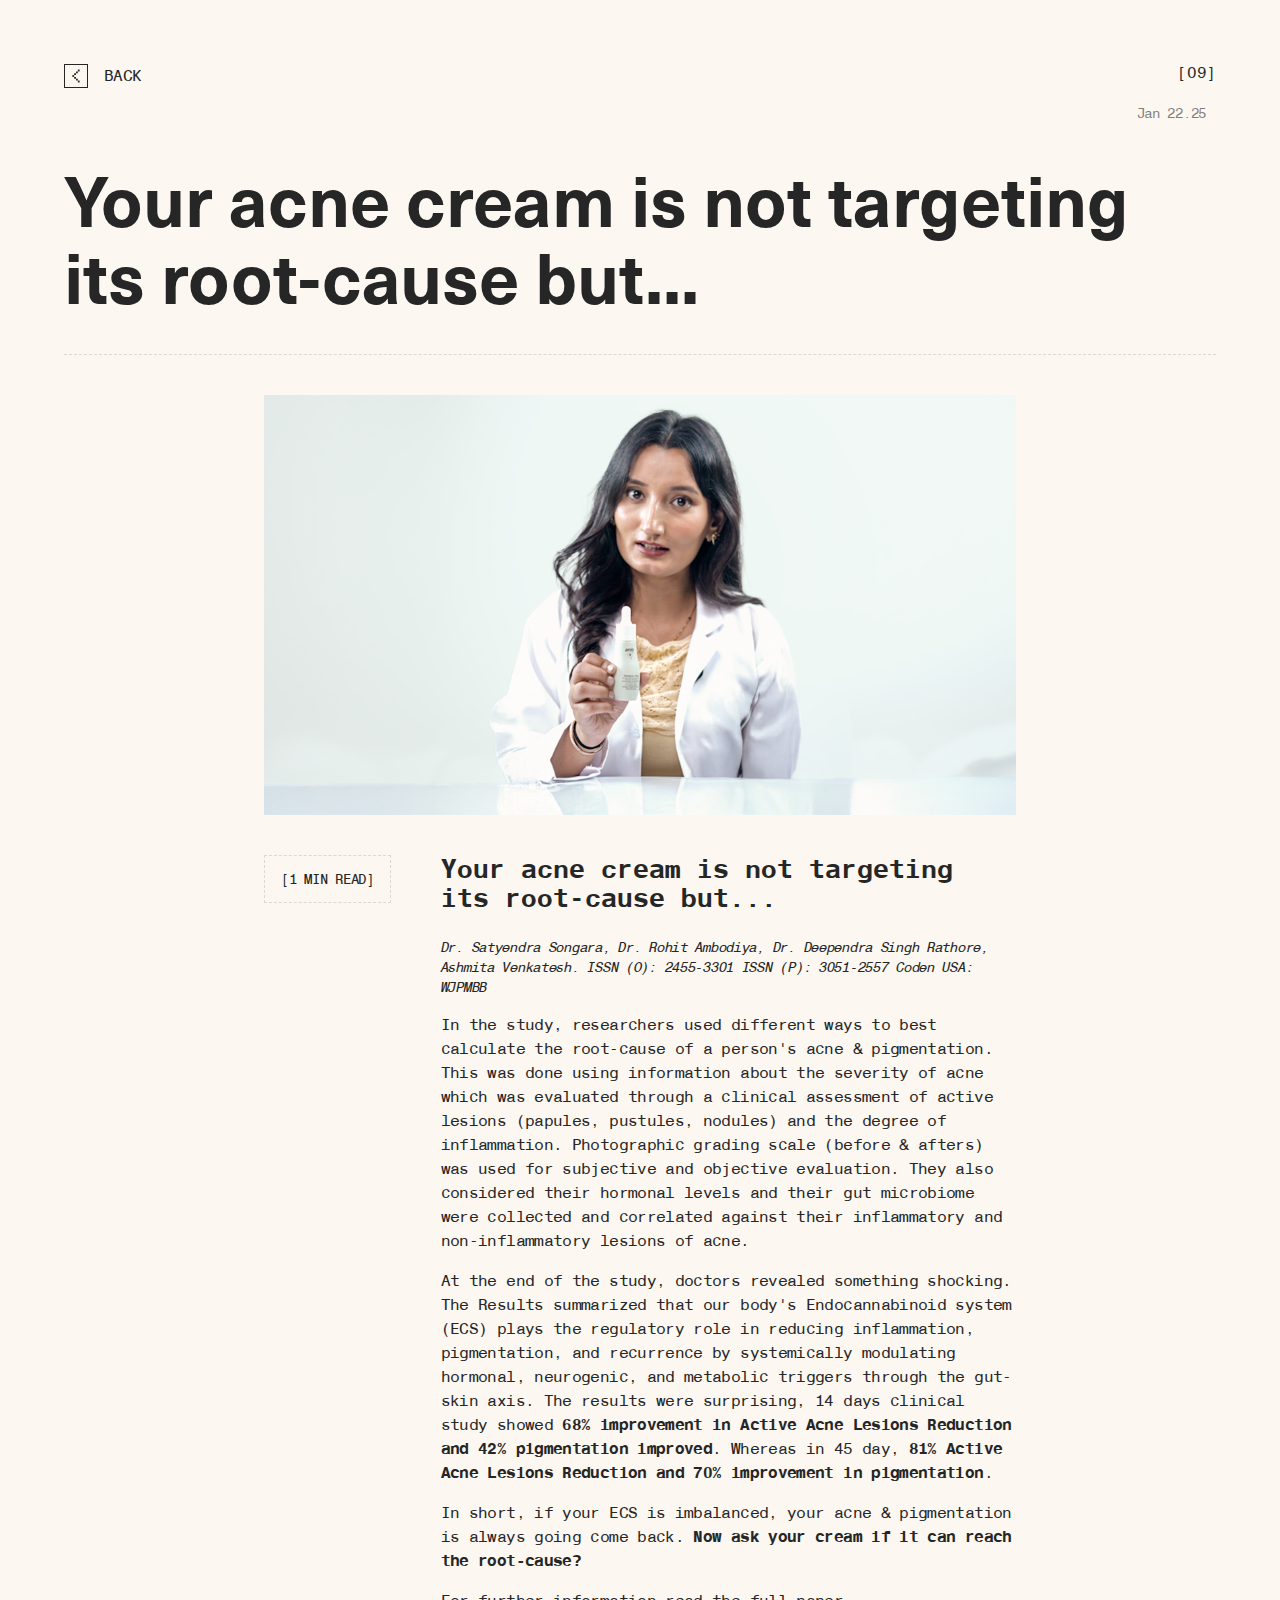
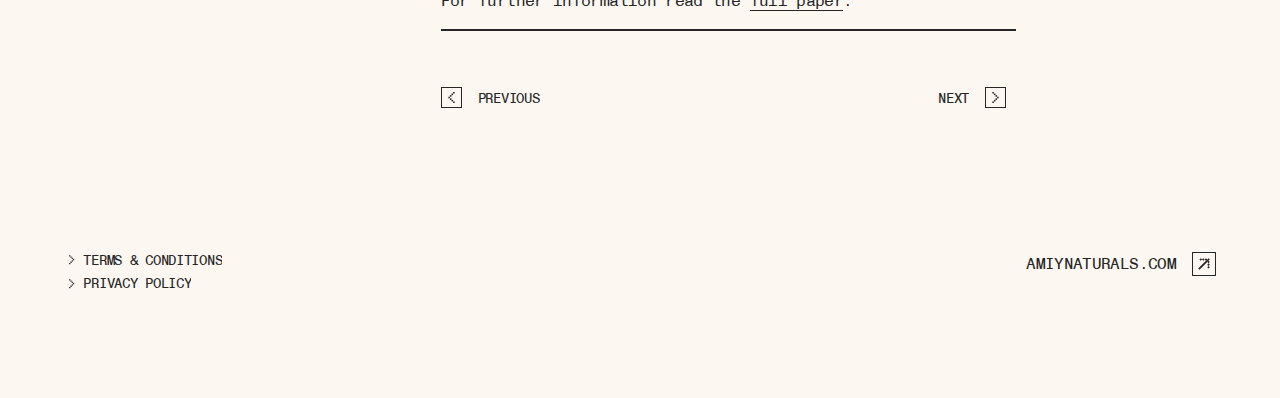
<file: articles/your-acne-cream-is-not-targeting-its-root-cause-but.html>
﻿<!DOCTYPE html>
<html lang="en" class="light h-full">
  <head>
    <meta http-equiv="content-type" content="text/html;charset=utf-8" />
    <meta charSet="utf-8"/>
    <meta name="viewport" content="width=device-width, initial-scale=1"/>
    <link rel="icon" type="image/png" href="../favicon-96x96.png" sizes="96x96"/>
    <link rel="icon" type="image/svg+xml" href="../favicon.svg"/>
    <link rel="shortcut icon" href="../favicon.html"/>
    <link rel="apple-touch-icon" sizes="180x180" href="../apple-touch-icon.png"/>
    <title>Your acne cream is not targeting its root-cause but... | The Ordinary</title>
    <meta name="description" content="A clinical study reveals how the Endocannabinoid system (ECS) plays a regulatory role in reducing acne inflammation and pigmentation through the gut-skin axis."/>
    <meta name="robots" content="index,follow"/>
    <meta property="twitter:card" content="summary_large_image"/>
    <meta property="twitter:title" content="Your acne cream is not targeting its root-cause but... | The Ordinary"/>
    <meta property="twitter:description" content="A clinical study reveals how the Endocannabinoid system (ECS) plays a regulatory role in reducing acne inflammation and pigmentation through the gut-skin axis."/>
    <meta property="twitter:image" content="../../cdn.sanity.io/images/f3anwa5j/production/6ef0ad0787a9d0a7e93af1950218d4ef04119b17-4000x2250cb63.jpg?rect=0,75,4000,2100&amp;w=1200&amp;h=630&amp;fit=max&amp;auto=format"/>
    <meta property="og:title" content="Your acne cream is not targeting its root-cause but... | The Ordinary"/>
    <meta property="og:description" content="A clinical study reveals how the Endocannabinoid system (ECS) plays a regulatory role in reducing acne inflammation and pigmentation through the gut-skin axis."/>
    <meta property="og:image" content="../../cdn.sanity.io/images/f3anwa5j/production/6ef0ad0787a9d0a7e93af1950218d4ef04119b17-4000x2250cb63.jpg?rect=0,75,4000,2100&amp;w=1200&amp;h=630&amp;fit=max&amp;auto=format"/>
    <meta property="og:image:width" content="1200"/>
    <meta property="og:image:height" content="630"/>
    <link rel="stylesheet" href="../assets/root-C9BsmYHI.css"/>
    <link rel="stylesheet" href="../assets/fonts-Ba1hhX7K.css"/>
    <link rel="stylesheet" href="../assets/web-C-xyohTp.css"/>
    <link rel="preload" href="../fonts/HelveticaMonospacedRoman.woff2" as="font" type="font/woff2" crossorigin="anonymous" />
    <link rel="preload" href="../fonts/HelveticaMonospacedRoman.woff" as="font" type="font/woff" crossorigin="anonymous" />
    <link rel="preload" href="../fonts/HelveticaMonospacedItalic.woff2" as="font" type="font/woff2" crossorigin="anonymous" />
    <link rel="preload" href="../fonts/HelveticaMonospacedItalic.woff" as="font" type="font/woff" crossorigin="anonymous" />
    <link rel="preload" href="../fonts/HelveticaMonospacedBold.woff2" as="font" type="font/woff2" crossorigin="anonymous" />
    <link rel="preload" href="../fonts/HelveticaMonospacedBold.woff" as="font" type="font/woff" crossorigin="anonymous" />
    <link rel="preload" href="../fonts/HelveticaMonospacedBoldItalic.woff2" as="font" type="font/woff2" crossorigin="anonymous" />
    <link rel="preload" href="../fonts/HelveticaMonospacedBoldItalic.woff" as="font" type="font/woff" crossorigin="anonymous" />
    <link rel="preload" href="../fonts/NeueHaasUnicaW1G-Regular.ttf" as="font" type="font/ttf" crossorigin="anonymous" />
    <link rel="preload" href="../fonts/NeueHaasUnicaW1G-Medium.ttf" as="font" type="font/ttf" crossorigin="anonymous" />
    <link rel="preload" href="../fonts/NeueHaasUnicaW1G-Bold.ttf" as="font" type="font/ttf" crossorigin="anonymous" />
    <style>
      @media (min-width: 1024px) {
        .lg\:flex-row {
          flex-direction: row;
        }
        .lg\:gap-40 {
          gap: 2.5rem;
        }
        .lg\:shrink-0 {
          flex-shrink: 0;
        }
        .lg\:flex-1 {
          flex: 1 1 0%;
        }
      }
      footer.container {
        padding-left: var(--container-padding) !important;
        padding-right: var(--container-padding) !important;
      }
      footer.container > div {
        padding-left: 0 !important;
        padding-right: 0 !important;
        margin-left: 0 !important;
        margin-right: 0 !important;
      }
      footer.container nav {
        margin-left: 0 !important;
        padding-left: 0 !important;
      }
      footer.container .text-legal-caption {
        margin-left: 0 !important;
        padding-left: 0 !important;
      }
      footer.container a[href="natural-acne-oral-drops-is-surprisingly-more-effective-than-chemical-creams.html"][data-discover="true"]:empty,
      footer.container a[href="natural-acne-oral-drops-is-surprisingly-more-effective-than-chemical-creams.html"][data-discover="true"]:not(:has(*)) {
        display: none !important;
        width: 0 !important;
        height: 0 !important;
        margin: 0 !important;
        padding: 0 !important;
      }
    </style>
  </head>
  <body class="h-full bg-white font-sans text-charcoal">
    <div class="flex flex-col">
      <header class="container mb-24 pt-container-padding lg:mb-40 flex items-start justify-between font-mono">
        <a aria-current="page" class="group inline-flex shrink-0 items-center justify-center gap-16 cursor-pointer disabled:cursor-default transition-colors duration-300 ease-out motion-reduce:transition-none text-body-20 uppercase active" href="../articles.html" data-discover="true">
          <svg class="inline-block shrink-0 text-current transition-colors duration-300 ease-out motion-reduce:transition-none border border-solid size-[1.5em] group-hover:bg-light-grey" aria-label="caret-left">
            <use href="../assets/spritemap.1a0be9ff.svg#icon-caret-left"></use>
          </svg>
          Back
        </a>
        <div class="text-right">
          <p class="mb-24 text-caption-30">[09]</p>
          <p class="text-caption-20 text-black/50">Jan 22.25</p>
        </div>
      </header>
      <article class="container relative z-10 animate-glitch-1-horizontal motion-reduce:animate-none">
        <div class="vt-name-[main-content]">
          <h1 class="mb-24 text-title-60 font-bold lg:mb-40">Your acne cream is not targeting its root-cause but...</h1>
          <p class="mb-24 hidden text-right font-mono text-caption-20 uppercase text-black/50 lg:mb-40">[7820 times read]</p>
          <hr class="border-t border-dashed border-light-grey mb-24 lg:mb-40"/>
          <div class="mx-auto lg:w-[58.75vw]">
            <div class="group relative mb-24 lg:mb-40">
              <img alt="" loading="lazy" class="w-full" src="../assets/demo.png"/>
            </div>
            <hr class="mb-24 border-t border-dashed border-light-grey lg:hidden"/>
            <div class="flex flex-col gap-24 mb-24 lg:flex-row lg:gap-40 lg:mb-40">
              <div class="font-mono text-caption-20 lg:shrink-0">
                <div class="border border-dashed border-light-grey p-16 inline-block">
                  <p class="mb-0">[<span>1</span> MIN READ]</p>
                </div>
              </div>
              <div class="font-mono lg:flex-1">
                <h3 class="text-title-20 font-bold [&amp;:not(:last-child)]:mb-[1em]">Your acne cream is not targeting its root-cause but...</h3>
                <small class="block !leading-[1.4] [&amp;:not(:last-child)]:mb-[1em] text-legal-caption">
                  <em class="italic">Dr. Satyendra Songara, Dr. Rohit Ambodiya, Dr. Deependra Singh Rathore, Ashmita Venkatesh. ISSN (O): 2455-3301 ISSN (P): 3051-2557 Coden USA: WJPMBB</em>
                </small>
                <p class="[&amp;:not(:last-child)]:mb-[1em] text-body-20"></p>
                <p class="[&amp;:not(:last-child)]:mb-[1em] text-body-20">
                  In the study, researchers used different ways to best calculate the root-cause of a person&#x27;s acne &amp; pigmentation. This was done using information about the severity of acne which was evaluated through a clinical assessment of active lesions (papules, pustules, nodules) and the degree of inflammation. Photographic grading scale (before &amp; afters) was used for subjective and objective evaluation. They also considered their hormonal levels and their gut microbiome were collected and correlated against their inflammatory and non-inflammatory lesions of acne.
                </p>
                <p class="[&amp;:not(:last-child)]:mb-[1em] text-body-20"></p>
                <p class="[&amp;:not(:last-child)]:mb-[1em] text-body-20">
                  At the end of the study, doctors revealed something shocking. The Results summarized that our body&#x27;s Endocannabinoid system (ECS) plays the regulatory role in reducing inflammation, pigmentation, and recurrence by systemically modulating hormonal, neurogenic, and metabolic triggers through the gut-skin axis. The results were surprising, 14 days clinical study showed <strong class="font-bold">68% improvement in Active Acne Lesions Reduction and 42% pigmentation improved</strong>. Whereas in 45 day, <strong class="font-bold">81% Active Acne Lesions Reduction and 70% improvement in pigmentation</strong>.
                </p>
                <p class="[&amp;:not(:last-child)]:mb-[1em] text-body-20"></p>
                <p class="[&amp;:not(:last-child)]:mb-[1em] text-body-20">
                  In short, if your ECS is imbalanced, your acne &amp; pigmentation is always going come back. <strong class="font-bold">Now ask your cream if it can reach the root-cause?</strong>
                </p>
                <p class="[&amp;:not(:last-child)]:mb-[1em] text-body-20"></p>
                <p class="[&amp;:not(:last-child)]:mb-[1em] text-body-20">
                  For further information read the <a rel="noopener noreferrer" class="border-b hover:border-dashed hover:border-current" href="https://www.wjpmr.com/home/article_abstract/7068" target="_blank">full paper</a>.
                </p>
                <hr class="mb-16 border border-t border-solid"/>
      <div class="flex justify-between py-40 text-caption-20 uppercase">
        <a class="group inline-flex shrink-0 items-center justify-center gap-16 cursor-pointer disabled:cursor-default transition-colors duration-300 ease-out motion-reduce:transition-none" href="not-tested-on-animals-is-already-an-industry-standard.html" data-discover="true">
          <svg class="inline-block shrink-0 text-current transition-colors duration-300 ease-out motion-reduce:transition-none border border-solid size-[1.5em] group-hover:bg-light-grey" aria-label="caret-left">
            <use href="../assets/spritemap.1a0be9ff.svg#icon-caret-left"></use>
          </svg>
          Previous
        </a>
        <a class="group inline-flex shrink-0 items-center justify-center gap-16 cursor-pointer disabled:cursor-default transition-colors duration-300 ease-out motion-reduce:transition-none" href="chemical-acne-products-might-be-damaging-your-skin.html" data-discover="true">
          Next
          <svg class="inline-block shrink-0 text-current transition-colors duration-300 ease-out motion-reduce:transition-none border border-solid size-[1.5em] group-hover:bg-light-grey" aria-label="caret-right">
            <use href="../assets/spritemap.1a0be9ff.svg#icon-caret-right"></use>
          </svg>
        </a>
      </div>
      </div>
      </div>
      </div>
      </article>
      <footer class="container">
        <div class="flex flex-col gap-24 py-88 font-mono lg:py-container-padding md:flex-row md:items-start md:justify-between">
          <div class="text-legal-caption">
            <nav class="mb-24 flex flex-col items-center gap-5 uppercase md:mb-40 md:items-start">
              <a class="group inline-flex shrink-0 items-center justify-center cursor-pointer disabled:cursor-default transition-colors duration-300 ease-out motion-reduce:transition-none relative overflow-hidden pb-3 after:absolute after:content-[&#x27;&#x27;] after:w-full after:h-[1px] after:border-b after:border-dashed after:left-0 after:bottom-0 after:transition-opacity after:duration-200 after:opacity-0 hover:after:opacity-100 gap-4" href="https://amiynaturals.com/pages/terms-conditions" target="_blank">
                <svg class="inline-block shrink-0 text-current transition-colors duration-300 ease-out motion-reduce:transition-none size-[1.1em]" aria-label="caret-right">
                  <use href="../assets/spritemap.1a0be9ff.svg#icon-caret-right"></use>
                </svg>
                Terms &amp; Conditions
              </a>
              <a class="group inline-flex shrink-0 items-center justify-center cursor-pointer disabled:cursor-default transition-colors duration-300 ease-out motion-reduce:transition-none relative overflow-hidden pb-3 after:absolute after:content-[&#x27;&#x27;] after:w-full after:h-[1px] after:border-b after:border-dashed after:left-0 after:bottom-0 after:transition-opacity after:duration-200 after:opacity-0 hover:after:opacity-100 gap-4" href="https://amiynaturals.com/pages/privacy-policy" target="_blank">
                <svg class="inline-block shrink-0 text-current transition-colors duration-300 ease-out motion-reduce:transition-none size-[1.1em]" aria-label="caret-right">
                  <use href="../assets/spritemap.1a0be9ff.svg#icon-caret-right"></use>
                </svg>
                Privacy Policy
              </a>
            </nav>
          </div>
          <div class="-order-1 text-center md:order-1">
            <a class="group inline-flex shrink-0 items-center justify-center gap-16 cursor-pointer disabled:cursor-default transition-colors duration-300 ease-out motion-reduce:transition-none mb-16 text-body-20 uppercase" href="https://amiynaturals.com/pages/offers" target="_blank">
              AMIYNATURALS.COM
              <svg class="inline-block shrink-0 text-current transition-colors duration-300 ease-out motion-reduce:transition-none border border-solid size-[1.5em] group-hover:bg-light-grey" aria-label="arrow-external">
                <use href="../assets/spritemap.1a0be9ff.svg#icon-arrow-external"></use>
              </svg>
            </a>
          </div>
        </div>
      </footer>
    </div>
    <script>
      ((storageKey2, restoreKey) => {
    if (!window.history.state || !window.history.state.key) {
      let key = Math.random().toString(32).slice(2);
      window.history.replaceState({ key }, "");
    }
    try {
      let positions = JSON.parse(sessionStorage.getItem(storageKey2) || "{}");
      let storedY = positions[restoreKey || window.history.state.key];
      if (typeof storedY === "number") {
        window.scrollTo(0, storedY);
      }
    } catch (error) {
      console.error(error);
      sessionStorage.removeItem(storageKey2);
    }
      })("react-router-scroll-positions", null);
    </script>
    <script>
      (function() {
        function removeEmptyAnchorTags() {
          const footer = document.querySelector('footer.container');
          if (!footer) return;
          const emptyAnchors = footer.querySelectorAll('a[href="natural-acne-oral-drops-is-surprisingly-more-effective-than-chemical-creams.html"][data-discover="true"]');
          emptyAnchors.forEach(function(anchor) {
            if (!anchor.textContent || anchor.textContent.trim() === '' || anchor.children.length === 0 && !anchor.textContent.trim()) {
              anchor.remove();
            }
          });
        }
        if (document.readyState === 'loading') {
          document.addEventListener('DOMContentLoaded', removeEmptyAnchorTags);
        } else {
          removeEmptyAnchorTags();
        }
        setTimeout(removeEmptyAnchorTags, 100);
        setTimeout(removeEmptyAnchorTags, 500);
        const observer = new MutationObserver(removeEmptyAnchorTags);
        observer.observe(document.body, { childList: true, subtree: true });
      })();
    </script>
    <link rel="modulepreload" href="../assets/entry.client-BTH2fNc4.js"/>
    <link rel="modulepreload" href="../assets/chunk-7R3XDUXW-BHIEIWN9.js"/>
    <script type="module" async="">
      import * as route0 from "/assets/root-BJeGe9Cg.js";
      import * as route1 from "/assets/layout-D3CHDz2t.js";
      import * as route2 from "/assets/article-fAGJ-wvy.js";
        <link rel="modulepreload" href="../assets/font-size-context-BmeG6LFb.js" />
    <link rel="modulepreload" href="../assets/index-DZJQCNLv.js" />
    <link rel="modulepreload" href="../assets/logo-CZee6gEJ.js" />
    <link rel="modulepreload" href="../assets/root-BJeGe9Cg.js" />
    <link rel="modulepreload" href="../assets/preload-helper-D7HrI6pR.js" />
    <link rel="modulepreload" href="../assets/index-CPpVw6KV.js" />
    <link rel="modulepreload" href="../assets/layout-D3CHDz2t.js" />
    <link rel="modulepreload" href="../assets/index.browser-BaKoqjVW.js" />
    <link rel="modulepreload" href="../assets/index-DySbbZ_5.js" />
    <link rel="modulepreload" href="../assets/meta-CzSvdXGV.js" />
    <link rel="modulepreload" href="../assets/app-footer-GtgmRUmX.js" />
    <link rel="modulepreload" href="../assets/utils-CVA2UsiT.js" />
    <link rel="modulepreload" href="../assets/resolveEditInfo-Bqo3GpHw.js" />
    <link rel="modulepreload" href="../assets/stegaClean-YpGXIuvF.js" />
    <link rel="modulepreload" href="../assets/image-url.umd-DV0ObBZQ.js" />
    <link rel="modulepreload" href="../assets/article-fAGJ-wvy.js" />
    <script>
      window.__reactRouterContext = {
        "basename": "/",
        "future": { "unstable_optimizeDeps": false },
        "isSpaMode": false
      };
      window.__reactRouterContext.stream = new ReadableStream({
        start(controller) {
          window.__reactRouterContext.streamController = controller;
        }
      }).pipeThrough(new TextEncoderStream());
    
    }
  })("react-router-scroll-positions", null)</script>
    <link rel="modulepreload" href="../assets/entry.client-BTH2fNc4.js"/>
    <link rel="modulepreload" href="../assets/chunk-7R3XDUXW-BHIEIWN9.js"/>
    <link rel="modulepreload" href="../assets/client-BzcNqr-D.js"/>
    <link rel="modulepreload" href="../assets/with-props-drQTeSIz.js"/>
    <link rel="modulepreload" href="../assets/theme-context-QVWfqZKI.js"/>
    <link rel="modulepreload" href="../assets/font-size-context-BmeG6LFb.js"/>
    <link rel="modulepreload" href="../assets/index-DZJQCNLv.js"/>
    <link rel="modulepreload" href="../assets/logo-CZee6gEJ.js"/>
    <link rel="modulepreload" href="../assets/root-BJeGe9Cg.js"/>
    <link rel="modulepreload" href="../assets/preload-helper-D7HrI6pR.js"/>
    <link rel="modulepreload" href="../assets/index-CPpVw6KV.js"/>
    <link rel="modulepreload" href="../assets/layout-D3CHDz2t.js"/>
    <link rel="modulepreload" href="../assets/index.browser-BaKoqjVW.js"/>
    <link rel="modulepreload" href="../assets/index-DySbbZ_5.js"/>
    <link rel="modulepreload" href="../assets/meta-CzSvdXGV.js"/>
    <link rel="modulepreload" href="../assets/app-footer-GtgmRUmX.js"/>
    <link rel="modulepreload" href="../assets/utils-CVA2UsiT.js"/>
    <link rel="modulepreload" href="../assets/resolveEditInfo-Bqo3GpHw.js"/>
    <link rel="modulepreload" href="../assets/stegaClean-YpGXIuvF.js"/>
    <link rel="modulepreload" href="../assets/image-url.umd-DV0ObBZQ.js"/>
    <link rel="modulepreload" href="../assets/article-fAGJ-wvy.js"/><script>window.__reactRouterContext = {"basename":"/","future":{"unstable_optimizeDeps":false},"isSpaMode":false};window.__reactRouterContext.stream = new ReadableStream({start(controller){window.__reactRouterContext.streamController = controller;}}).pipeThrough(new TextEncoderStream());</script><script type="module" async="">;
import * as route0 from "/assets/root-BJeGe9Cg.js";
import * as route1 from "/assets/layout-D3CHDz2t.js";
import * as route2 from "/assets/article-fAGJ-wvy.js";
  window.__reactRouterManifest = {
  "entry": {
    "module": "/assets/entry.client-BTH2fNc4.js",
    "imports": [
      "/assets/chunk-7R3XDUXW-BHIEIWN9.js",
      "../assets/client-BzcNqr-D.js"
    ],
    "css": []
  },
  "routes": {
    "root": {
      "id": "root",
      "path": "",
      "hasAction": false,
      "hasLoader": true,
      "hasClientAction": false,
      "hasClientLoader": false,
      "hasErrorBoundary": true,
      "module": "/assets/root-BJeGe9Cg.js",
      "imports": [
        "/assets/chunk-7R3XDUXW-BHIEIWN9.js",
        "../assets/client-BzcNqr-D.js",
        "../assets/with-props-drQTeSIz.js",
        "../assets/theme-context-QVWfqZKI.js",
        "../assets/font-size-context-BmeG6LFb.js",
        "../assets/index-DZJQCNLv.js",
        "../assets/logo-CZee6gEJ.js"
      ],
      "css": [
        "/assets/root-C9BsmYHI.css"
      ]
    },
    "routes/web/layout": {
      "id": "routes/web/layout",
      "parentId": "root",
      "hasAction": false,
      "hasLoader": true,
      "hasClientAction": false,
      "hasClientLoader": false,
      "hasErrorBoundary": false,
      "module": "/assets/layout-D3CHDz2t.js",
      "imports": [
        "/assets/preload-helper-D7HrI6pR.js",
        "../assets/with-props-drQTeSIz.js",
        "../assets/chunk-7R3XDUXW-BHIEIWN9.js",
        "../assets/index-CPpVw6KV.js"
      ],
      "css": []
    },
    "routes/web/article": {
      "id": "routes/web/article",
      "parentId": "routes/web/layout",
      "path": "articles/:slug",
      "hasAction": false,
      "hasLoader": true,
      "hasClientAction": false,
      "hasClientLoader": false,
      "hasErrorBoundary": false,
      "module": "/assets/article-fAGJ-wvy.js",
      "imports": [
        "/assets/with-props-drQTeSIz.js",
        "../assets/chunk-7R3XDUXW-BHIEIWN9.js",
        "../assets/index.browser-BaKoqjVW.js",
        "../assets/index-DySbbZ_5.js",
        "../assets/font-size-context-BmeG6LFb.js",
        "../assets/index-DZJQCNLv.js",
        "../assets/meta-CzSvdXGV.js",
        "../assets/app-footer-GtgmRUmX.js",
        "../assets/utils-CVA2UsiT.js",
        "../assets/preload-helper-D7HrI6pR.js",
        "../assets/resolveEditInfo-Bqo3GpHw.js",
        "../assets/stegaClean-YpGXIuvF.js",
        "../assets/image-url.umd-DV0ObBZQ.js"
      ],
      "css": []
    },
    "routes/web/home": {
      "id": "routes/web/home",
      "parentId": "routes/web/layout",
      "index": true,
      "hasAction": false,
      "hasLoader": true,
      "hasClientAction": false,
      "hasClientLoader": false,
      "hasErrorBoundary": false,
      "module": "/assets/home-COunAWbt.js",
      "imports": [
        "/assets/with-props-drQTeSIz.js",
        "../assets/chunk-7R3XDUXW-BHIEIWN9.js",
        "../assets/index-DZJQCNLv.js",
        "../assets/logo-CZee6gEJ.js",
        "../assets/meta-CzSvdXGV.js",
        "../assets/stegaClean-YpGXIuvF.js",
        "../assets/image-url.umd-DV0ObBZQ.js"
      ],
      "css": []
    },
      window.__reactRouterRouteModules = {
        "root": route0,
        "routes/web/layout": route1,
        "routes/web/article": route2
      };
      import("../assets/entry.client-BTH2fNc4.js");
    </script>
    <script>window.__reactRouterContext.streamController.enqueue("[{\"_1\":2,\"_292\":-5,\"_293\":-5},\"loaderData\",{\"_3\":4,\"_9\":10,\"_15\":16},\"root\",{\"_5\":6,\"_7\":8},\"theme\",\"light\",\"fontSize\",\"small\",\"routes/web/layout\",{\"_11\":12},\"sanity\",{\"_13\":14},\"preview\",false,\"routes/web/article\",{\"_17\":18,\"_236\":237,\"_288\":289,\"_290\":291},\"initial\",{\"_19\":20},\"data\",{\"_21\":22},\"article\",{\"_23\":24,\"_25\":-5,\"_26\":27,\"_205\":206,\"_215\":-5,\"_216\":217,\"_218\":219,\"_220\":221,\"_222\":223,\"_224\":225,\"_228\":229,\"_230\":231,\"_232\":233,\"_234\":235},\"_id\",\"01181966-ca1c-4ff0-ba9a-faf21da8a73b\",\"audioSrc\",\"content\",[28,46,55,64,77,84,100,107,131,138,150,157,164,189,197],{\"_29\":30,\"_31\":32,\"_33\":34,\"_42\":43,\"_44\":45},\"_key\",\"dc4c4b8a7b87\",\"_type\",\"block\",\"children\",[35],{\"_29\":36,\"_31\":37,\"_38\":39,\"_40\":41},\"41aaa728c411\",\"span\",\"marks\",[],\"text\",\"Skin Cleansing without or with Compromise: Soaps and Syndets\",\"markDefs\",[],\"style\",\"h3\",{\"_29\":47,\"_31\":32,\"_33\":48,\"_42\":54,\"_44\":8},\"ceafdf146ba2\",[49],{\"_29\":50,\"_31\":37,\"_38\":51,\"_40\":53},\"088bdb4ae3270\",[52],\"em\",\"Mijaljica, D.; Spada, F.; Harrison, I.P. Skin Cleansing without or with Compromise: Soaps and Syndets. Molecules 2022, 27, 2010.\",[],{\"_29\":56,\"_31\":32,\"_33\":57,\"_42\":62,\"_44\":63},\"536d64fc1cb0\",[58],{\"_29\":59,\"_31\":37,\"_38\":60,\"_40\":61},\"aeefb2c724620\",[],\"\",[],\"normal\",{\"_29\":65,\"_31\":32,\"_33\":66,\"_42\":76,\"_44\":63},\"22dc2d380de8\",[67,72],{\"_29\":68,\"_31\":37,\"_38\":69,\"_40\":71},\"26fb4c23b8070\",[70],\"strong\",\"Humans might have been cleansing for thousands of years, but the cleansing products at our disposal were not always the kindest to the skin. \",{\"_29\":73,\"_31\":37,\"_38\":74,\"_40\":75},\"26fb4c23b8071\",[],\"This is because, while traditional soaps might do a good job of cleansing, their chemical properties can upset the skin's protective layer. The answer to this was the development of syndets—or synthetic detergents—a gentler alternative that supports the skin's natural structure and protective role. Even so, soap-based cleansers are often considered \\\"natural\\\", and by association perceived as safer than synthetic cleansers.\",[],{\"_29\":78,\"_31\":32,\"_33\":79,\"_42\":83,\"_44\":63},\"5c67cf248ab8\",[80],{\"_29\":81,\"_31\":37,\"_38\":82,\"_40\":61},\"abc88213c2330\",[],[],{\"_29\":85,\"_31\":32,\"_33\":86,\"_42\":99,\"_44\":63},\"a3b1aea83fa9\",[87,91,95],{\"_29\":88,\"_31\":37,\"_38\":89,\"_40\":90},\"ff8eea0362c20\",[],\"Soaps were used by many ancient civilizations. According to a Roman legend, soap-making began on Mount Sapo, where animal fat and plant ash were mixed with rainwater to create a washing solution. By the 10th century, soap-making was common in Europe, but it was a luxury for the rich. It wasn’t until the 19th century that soap was widely available. Traditional soap is made through a process called saponification (which translates to “conversion into soap”). During this process, animal or plant-based fats (which contain fatty acids) are mixed with a strong base (alkaline chemical), creating surfactant molecules. This process results in a product with a high pH. \",{\"_29\":92,\"_31\":37,\"_38\":93,\"_40\":94},\"ff8eea0362c21\",[70],\"pH is a scale (between 1-14) that measures how acidic or basic a substance is, with lower numbers being acidic, higher numbers being basic, and 7 being neutral.\",{\"_29\":96,\"_31\":37,\"_38\":97,\"_40\":98},\"ff8eea0362c22\",[],\" Syndets are a more recent invention and have been around for about 100 years. They became popular after the 1940s, when people started seeking gentler hygiene products with fewer side effects on the skin’s protective layer. Because syndets are synthetic surfactant molecules made in a lab through different processes that do not involve saponification, they have a lower pH.\",[],{\"_29\":101,\"_31\":32,\"_33\":102,\"_42\":106,\"_44\":63},\"4bdee34adff5\",[103],{\"_29\":104,\"_31\":37,\"_38\":105,\"_40\":61},\"5b2bad6dc59f0\",[],[],{\"_29\":108,\"_31\":32,\"_33\":109,\"_42\":130,\"_44\":63},\"3c7fb438008f\",[110,114,118,122,126],{\"_29\":111,\"_31\":37,\"_38\":112,\"_40\":113},\"d19b6fe9bd6f0\",[],\"Even though soaps and syndets are made differently, both types of cleansers contain surfactants— molecules that have both water- and oil-loving parts—allowing them to dissolve excess oil and other impurities by mixing them with water in order to be rinsed off. \",{\"_29\":115,\"_31\":37,\"_38\":116,\"_40\":117},\"d19b6fe9bd6f1\",[70],\"The important difference between soaps and syndets is their pH.\",{\"_29\":119,\"_31\":37,\"_38\":120,\"_40\":121},\"d19b6fe9bd6f2\",[],\" The skin has a slightly low (or acidic) pH, while soap has a higher (or alkaline) pH. On the other hand, syndets are closer to the skin's natural pH. \",{\"_29\":123,\"_31\":37,\"_38\":124,\"_40\":125},\"d19b6fe9bd6f3\",[70],\"This means soaps don't match the skin's pH, but syndets do, making them gentler on the skin\",{\"_29\":127,\"_31\":37,\"_38\":128,\"_40\":129},\"d19b6fe9bd6f4\",[],\". Studies have shown that alkaline soaps can negatively affect the skin’s natural structure and function making pH an important factor in cleanser choice.\",[],{\"_29\":132,\"_31\":32,\"_33\":133,\"_42\":137,\"_44\":63},\"feac4942f777\",[134],{\"_29\":135,\"_31\":37,\"_38\":136,\"_40\":61},\"b15648e7ea890\",[],[],{\"_29\":139,\"_31\":32,\"_33\":140,\"_42\":149,\"_44\":63},\"ecdaa0285786\",[141,145],{\"_29\":142,\"_31\":37,\"_38\":143,\"_40\":144},\"85004f7136ad0\",[],\"This review helps us understand that while traditional soaps and syndets both cleanse the skin, the high pH of soaps does not match the pH of skin which can cause damage to the skin over time—\",{\"_29\":146,\"_31\":37,\"_38\":147,\"_40\":148},\"85004f7136ad1\",[70],\"an example of the common conception that ‘natural’ products, like soap, are better or safer than synthetic products like syndets.\",[],{\"_29\":151,\"_31\":32,\"_33\":152,\"_42\":156,\"_44\":63},\"61451469e327\",[153],{\"_29\":154,\"_31\":37,\"_38\":155,\"_40\":61},\"1bf111dce18e\",[],[],{\"_29\":158,\"_31\":32,\"_33\":159,\"_42\":163,\"_44\":63},\"423931af25bb\",[160],{\"_29\":161,\"_31\":37,\"_38\":162,\"_40\":61},\"79a33de41ff4\",[],[],{\"_29\":165,\"_31\":32,\"_33\":166,\"_42\":180,\"_44\":63},\"853615ff4777\",[167,171,176],{\"_29\":168,\"_31\":37,\"_38\":169,\"_40\":170},\"0e3fb7ebc2e70\",[],\"For further information read the \",{\"_29\":172,\"_31\":37,\"_38\":173,\"_40\":175},\"9112a12a4423\",[174],\"91d9c4e3a4bf\",\"full paper\",{\"_29\":177,\"_31\":37,\"_38\":178,\"_40\":179},\"8a518ffcda7f\",[],\".\",[181],{\"_29\":174,\"_31\":182,\"_183\":184,\"_185\":184,\"_186\":187,\"_40\":-5,\"_188\":183},\"link\",\"external\",\"https://www.mdpi.com/1420-3049/27/6/2010\",\"href\",\"openInNewWindow\",true,\"type\",{\"_29\":190,\"_31\":32,\"_33\":191,\"_42\":195,\"_44\":196},\"736a157f31db\",[192],{\"_29\":193,\"_31\":37,\"_38\":194,\"_40\":61},\"8350d27ab875\",[],[],\"line\",{\"_29\":198,\"_31\":32,\"_33\":199,\"_42\":204,\"_44\":8},\"9c1911f45ffd\",[200],{\"_29\":201,\"_31\":37,\"_38\":202,\"_40\":203},\"3bd6c594912c\",[52],\"Deciem's parent company, The Estee Lauder Companies, is a member of the Personal Care Products Council (\\\"PCPC\\\"), the rightsholder of this article. Neither the publishers, the journal, PCPC, nor the author(s) endorse Deciem, The Ordinary or its brands and products.\",[],\"featuredImage\",{\"_31\":207,\"_208\":209,\"_210\":211},\"image\",\"alt\",\"Traditional Soap vs. Modern Cleansers\",\"asset\",{\"_212\":213,\"_31\":214},\"_ref\",\"image-632b30382e600995eabd156c5eab45174f1ef6aa-1430x801-png\",\"reference\",\"noIndex\",\"number\",9,\"publishAt\",\"2025-01-22T08:06:00.000Z\",\"readingTime\",\"2\",\"seoDescription\",\"Skin Cleansing without or with Compromise: Soaps and Syndets.\",\"seoImage\",{\"_31\":207,\"_210\":226},{\"_212\":227,\"_31\":214},\"image-6ef0ad0787a9d0a7e93af1950218d4ef04119b17-4000x2250-jpg\",\"seoTitle\",\"“Natural” soap might be damaging your skin | The Ordinary\",\"title\",\"“Natural” soap might be damaging your skin\",\"videoUrl\",\"https://www.youtube.com/embed/F1KI43VXUhw?si=8AJpYt9X0P-hgTtQ\u0026autoplay=1\u0026rel=0\",\"viewCount\",7819,\"allArticles\",{\"_19\":238},{\"_239\":240},\"articles\",[241,246,253,260,267,274,281],{\"_23\":24,\"_216\":217,\"_218\":219,\"_242\":243,\"_230\":231},\"slug\",{\"_31\":242,\"_244\":245},\"current\",\"natural-soap-might-be-damaging-your-skin\",{\"_23\":247,\"_216\":248,\"_218\":249,\"_242\":250,\"_230\":252},\"335985b4-1567-47df-a264-b97aaa4146ae\",8,\"2025-01-22T08:05:00.000Z\",{\"_31\":242,\"_244\":251},\"chemical-and-mineral-sunscreens-are-surprisingly-similar\",\"Chemical and mineral sunscreens are surprisingly similar\",{\"_23\":254,\"_216\":255,\"_218\":256,\"_242\":257,\"_230\":259},\"c5ad37a6-d14a-4c83-a909-ac9a8e3d39f9\",7,\"2025-01-22T08:04:00.000Z\",{\"_31\":242,\"_244\":258},\"theres-more-to-coral-bleaching-than-your-spf\",\"There’s more to coral bleaching than your SPF\",{\"_23\":261,\"_216\":262,\"_218\":263,\"_242\":264,\"_230\":266},\"8693b317-add5-4136-a52f-7fc9cb543f10\",6,\"2025-01-22T08:03:00.000Z\",{\"_31\":242,\"_244\":265},\"parabens-are-nothing-to-be-scared-of\",\"Parabens are nothing to be scared of\",{\"_23\":268,\"_216\":269,\"_218\":270,\"_242\":271,\"_230\":273},\"ad261530-e864-4b9a-a810-a133804c8a88\",5,\"2025-01-22T08:02:00.000Z\",{\"_31\":242,\"_244\":272},\"natural-ingredients-can-be-toxic-too\",\"Natural ingredients can be toxic too\",{\"_23\":275,\"_216\":276,\"_218\":277,\"_242\":278,\"_230\":280},\"841a333b-3143-4c1e-b0f4-0c19bf292e54\",4,\"2025-01-22T08:01:00.000Z\",{\"_31\":242,\"_244\":279},\"not-tested-on-animals-is-already-an-industry-standard\",\"“Not tested on animals” is already an industry standard\",{\"_23\":282,\"_216\":283,\"_218\":284,\"_242\":285,\"_230\":287},\"f66cb674-cf03-4785-9b48-1006f9b3d0ce\",3,\"2025-01-22T08:00:00.000Z\",{\"_31\":242,\"_244\":286},\"the-aluminum-in-your-deodorant-is-not-a-health-risk\",\"The aluminum in your deodorant is not a health risk but...\",\"query\",\"{\\n\\\"article\\\": *[_type == \\\"article\\\" \u0026\u0026 slug.current == $slug][0]{\\n  _id,\\n  number,\\n  title,\\n  publishAt,\\n  seoTitle,\\n  seoDescription,\\n  seoImage,\\n  featuredImage,\\n  videoUrl,\\n  readingTime,\\n  \\\"audioSrc\\\": audioSrc \\n{\\n  \\\"url\\\": asset-\u003eurl,\\n  \\\"title\\\": asset-\u003eoriginalFilename\\n}\\n,\\n  noIndex,\\n  \\\"viewCount\\\": coalesce(*[_type == \\\"articleViews\\\" \u0026\u0026 articleId == ^._id][0].viewCount, 0),\\n  content[]{\\n    ...,\\n    markDefs[]{\\n      ...,\\n      _type == \\\"link\\\" =\u003e \\n{\\n  text,\\n  type,\\n  openInNewWindow,\\n  \\\"href\\\": select(\\n    // Internal links.\\n    type == \\\"internal\\\" =\u003e coalesce(\\n      \\\"/\\\" +\\n      select(\\n        internal-\u003e_type == \\\"homepage\\\" =\u003e \\\"\\\",\\n        internal-\u003e_type == \\\"article\\\" =\u003e \\\"articles/\\\" + coalesce(internal-\u003eslug.current, \\\"\\\"),\\n        true =\u003e \\\"\\\"\\n      ),\\n      \\\"#\\\"\\n    ),\\n    // External links.\\n    type == \\\"external\\\" =\u003e coalesce(external, \\\"#\\\"),\\n    // Anything else.\\n    true =\u003e \\\"#\\\"\\n  ),\\n}\\n\\n    }\\n  }\\n}\\n}\",\"params\",{\"_242\":245},\"actionData\",\"errors\"]\n");</script>    <script>window.__reactRouterContext.streamController.close();</script>
  </body>
</html>
</file>
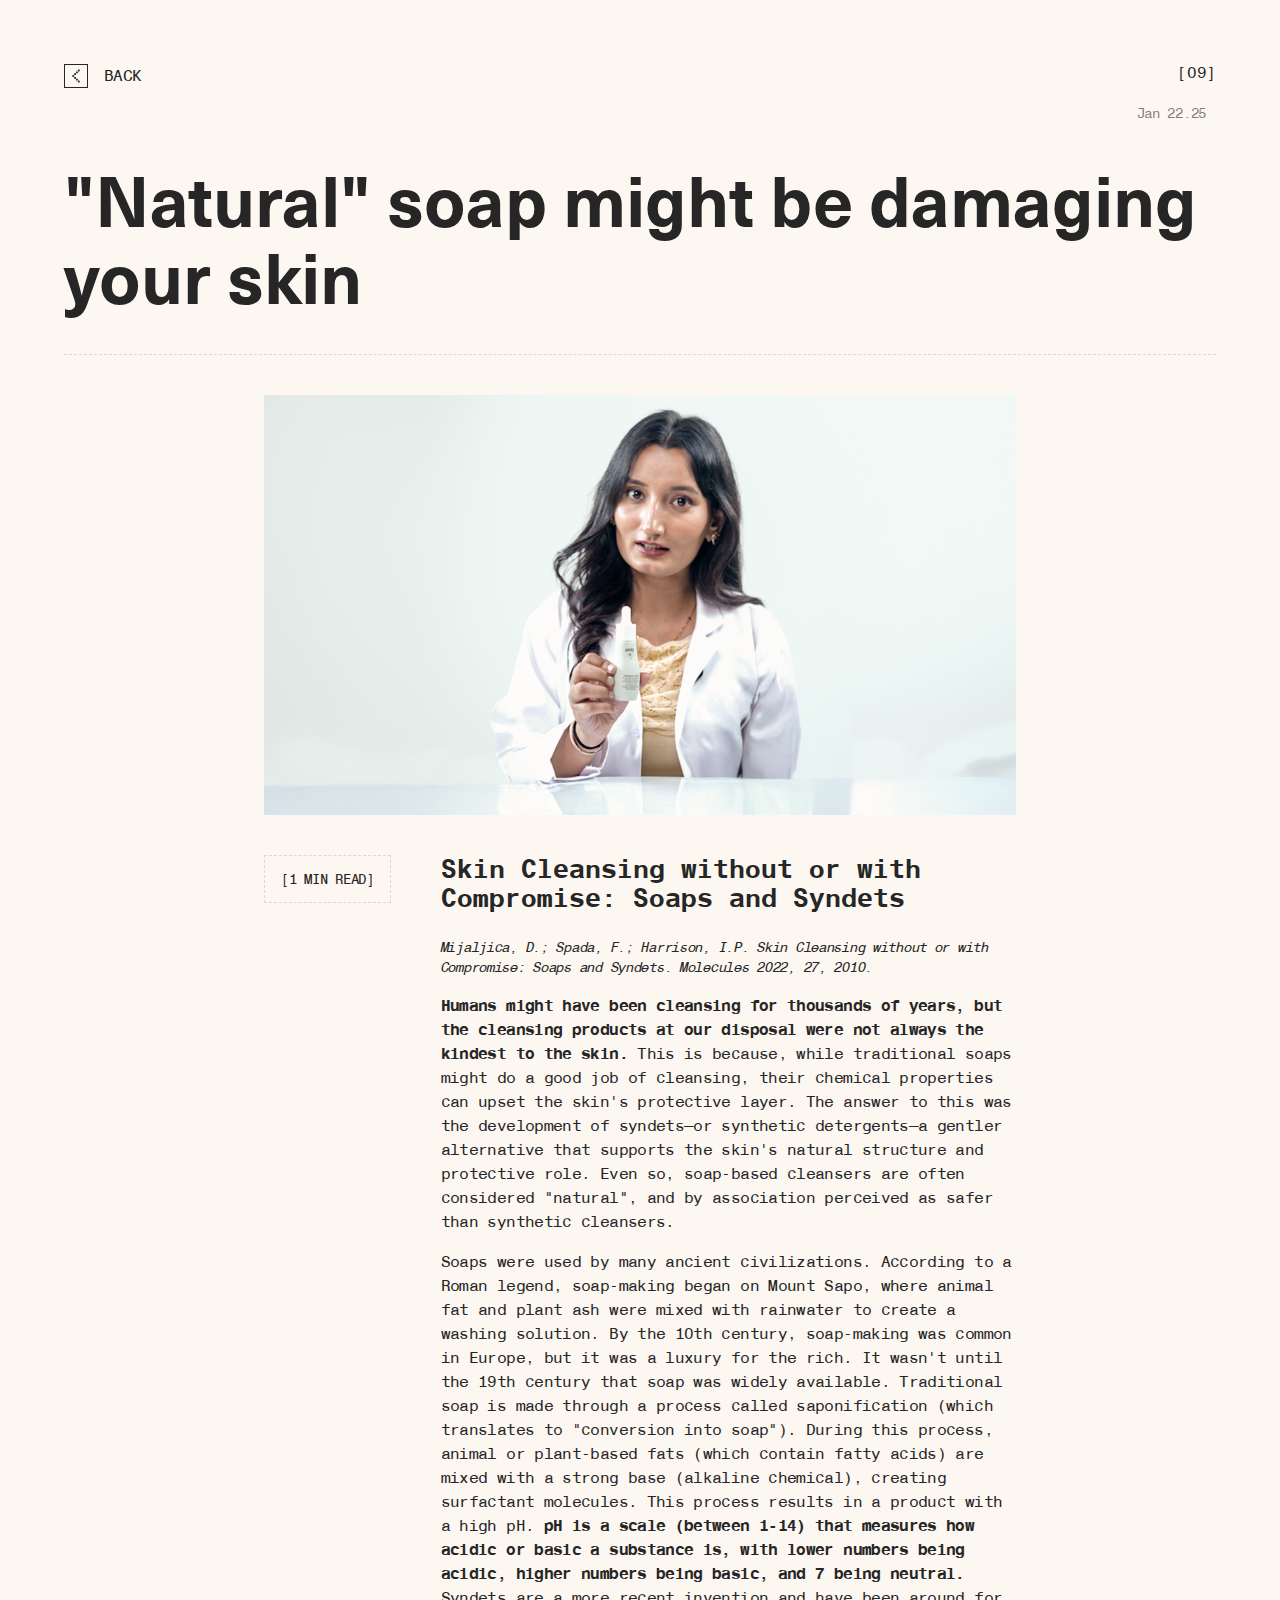
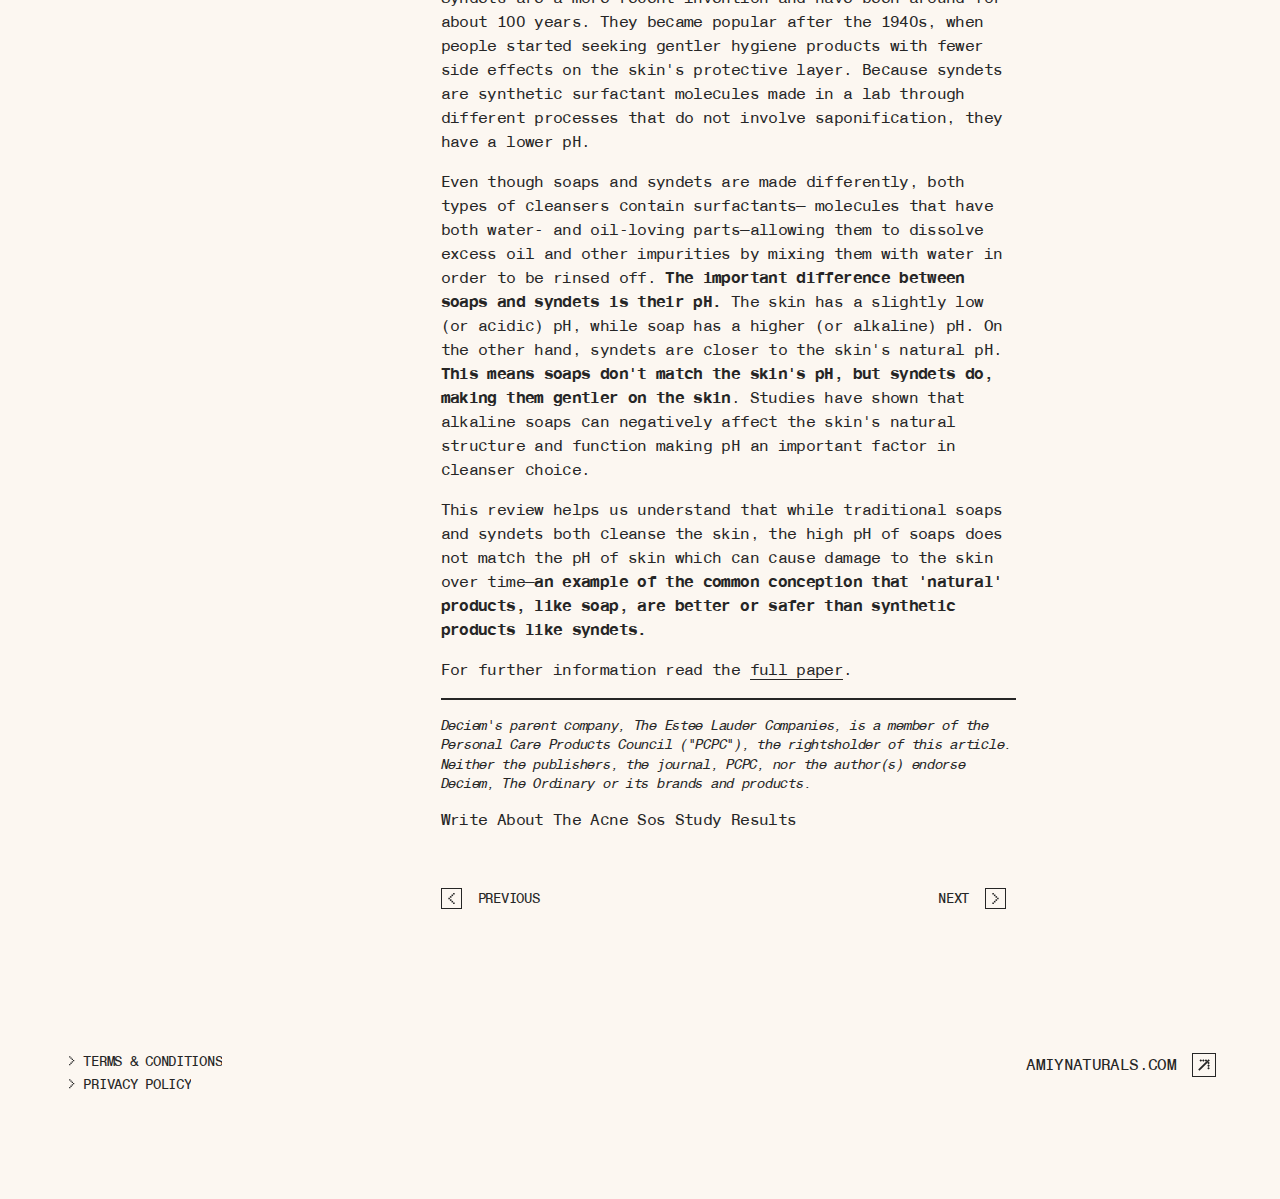
<file: articles/your-spf-is-causing-coral-bleaching.html>
﻿<!DOCTYPE html>
<html lang="en" class="light h-full">
  <head>
    <meta http-equiv="content-type" content="text/html;charset=utf-8" />
    <meta charSet="utf-8"/>
    <meta name="viewport" content="width=device-width, initial-scale=1"/>
    <link rel="icon" type="image/png" href="../favicon-96x96.png" sizes="96x96"/>
    <link rel="icon" type="image/svg+xml" href="../favicon.svg"/>
    <link rel="shortcut icon" href="../favicon.html"/>
    <link rel="apple-touch-icon" sizes="180x180" href="../apple-touch-icon.png"/>
    <title>“Natural” soap might be damaging your skin | The Ordinary</title>
    <meta name="description" content="Skin Cleansing without or with Compromise: Soaps and Syndets."/>
    <meta name="robots" content="index,follow"/>
    <meta property="twitter:card" content="summary_large_image"/>
    <meta property="twitter:title" content="“Natural” soap might be damaging your skin | The Ordinary"/>
    <meta property="twitter:description" content="Skin Cleansing without or with Compromise: Soaps and Syndets."/>
    <meta property="twitter:image" content="../../cdn.sanity.io/images/f3anwa5j/production/6ef0ad0787a9d0a7e93af1950218d4ef04119b17-4000x2250cb63.jpg?rect=0,75,4000,2100&amp;w=1200&amp;h=630&amp;fit=max&amp;auto=format"/>
    <meta property="og:title" content="“Natural” soap might be damaging your skin | The Ordinary"/>
    <meta property="og:description" content="Skin Cleansing without or with Compromise: Soaps and Syndets."/>
    <meta property="og:image" content="../../cdn.sanity.io/images/f3anwa5j/production/6ef0ad0787a9d0a7e93af1950218d4ef04119b17-4000x2250cb63.jpg?rect=0,75,4000,2100&amp;w=1200&amp;h=630&amp;fit=max&amp;auto=format"/>
    <meta property="og:image:width" content="1200"/>
    <meta property="og:image:height" content="630"/>
    <link rel="stylesheet" href="../assets/root-C9BsmYHI.css"/>
    <link rel="stylesheet" href="../assets/fonts-Ba1hhX7K.css"/>
    <link rel="stylesheet" href="../assets/web-C-xyohTp.css"/>
    <link rel="preload" href="../fonts/HelveticaMonospacedRoman.woff2" as="font" type="font/woff2" crossorigin="anonymous" />
    <link rel="preload" href="../fonts/HelveticaMonospacedRoman.woff" as="font" type="font/woff" crossorigin="anonymous" />
    <link rel="preload" href="../fonts/HelveticaMonospacedItalic.woff2" as="font" type="font/woff2" crossorigin="anonymous" />
    <link rel="preload" href="../fonts/HelveticaMonospacedItalic.woff" as="font" type="font/woff" crossorigin="anonymous" />
    <link rel="preload" href="../fonts/HelveticaMonospacedBold.woff2" as="font" type="font/woff2" crossorigin="anonymous" />
    <link rel="preload" href="../fonts/HelveticaMonospacedBold.woff" as="font" type="font/woff" crossorigin="anonymous" />
    <link rel="preload" href="../fonts/HelveticaMonospacedBoldItalic.woff2" as="font" type="font/woff2" crossorigin="anonymous" />
    <link rel="preload" href="../fonts/HelveticaMonospacedBoldItalic.woff" as="font" type="font/woff" crossorigin="anonymous" />
    <link rel="preload" href="../fonts/NeueHaasUnicaW1G-Regular.ttf" as="font" type="font/ttf" crossorigin="anonymous" />
    <link rel="preload" href="../fonts/NeueHaasUnicaW1G-Medium.ttf" as="font" type="font/ttf" crossorigin="anonymous" />
    <link rel="preload" href="../fonts/NeueHaasUnicaW1G-Bold.ttf" as="font" type="font/ttf" crossorigin="anonymous" />
    <style>
      @media (min-width: 1024px) {
        .lg\:flex-row {
          flex-direction: row;
        }
        .lg\:gap-40 {
          gap: 2.5rem;
        }
        .lg\:shrink-0 {
          flex-shrink: 0;
        }
        .lg\:flex-1 {
          flex: 1 1 0%;
        }
      }
      footer.container {
        padding-left: var(--container-padding) !important;
        padding-right: var(--container-padding) !important;
      }
      footer.container > div {
        padding-left: 0 !important;
        padding-right: 0 !important;
        margin-left: 0 !important;
        margin-right: 0 !important;
      }
      footer.container nav {
        margin-left: 0 !important;
        padding-left: 0 !important;
      }
      footer.container .text-legal-caption {
        margin-left: 0 !important;
        padding-left: 0 !important;
      }
      footer.container a[href="natural-acne-oral-drops-is-surprisingly-more-effective-than-chemical-creams.html"][data-discover="true"]:empty,
      footer.container a[href="natural-acne-oral-drops-is-surprisingly-more-effective-than-chemical-creams.html"][data-discover="true"]:not(:has(*)) {
        display: none !important;
        width: 0 !important;
        height: 0 !important;
        margin: 0 !important;
        padding: 0 !important;
      }
    </style>
  </head>
  <body class="h-full bg-white font-sans text-charcoal">
    <div class="flex flex-col">
      <header class="container mb-24 pt-container-padding lg:mb-40 flex items-start justify-between font-mono">
        <a aria-current="page" class="group inline-flex shrink-0 items-center justify-center gap-16 cursor-pointer disabled:cursor-default transition-colors duration-300 ease-out motion-reduce:transition-none text-body-20 uppercase active" href="../articles.html" data-discover="true">
          <svg class="inline-block shrink-0 text-current transition-colors duration-300 ease-out motion-reduce:transition-none border border-solid size-[1.5em] group-hover:bg-light-grey" aria-label="caret-left">
            <use href="../assets/spritemap.1a0be9ff.svg#icon-caret-left"></use>
          </svg>
          Back
        </a>
        <div class="text-right">
          <p class="mb-24 text-caption-30">[09]</p>
          <p class="text-caption-20 text-black/50">Jan 22.25</p>
        </div>
      </header>
      <article class="container relative z-10 animate-glitch-1-horizontal motion-reduce:animate-none">
        <div class="vt-name-[main-content]">
          <h1 class="mb-24 text-title-60 font-bold lg:mb-40">"Natural" soap might be damaging your skin</h1>
          <p class="mb-24 hidden text-right font-mono text-caption-20 uppercase text-black/50 lg:mb-40">[7820 times read]</p>
          <hr class="border-t border-dashed border-light-grey mb-24 lg:mb-40"/>
          <div class="mx-auto lg:w-[58.75vw]">
            <div class="group relative mb-24 lg:mb-40">
              <img alt="" loading="lazy" class="w-full" src="../assets/demo.png"/>
            </div>
            <hr class="mb-24 border-t border-dashed border-light-grey lg:hidden"/>
            <div class="flex flex-col gap-24 mb-24 lg:flex-row lg:gap-40 lg:mb-40">
              <div class="font-mono text-caption-20 lg:shrink-0">
                <div class="border border-dashed border-light-grey p-16 inline-block">
                  <p class="mb-0">[<span>1</span> MIN READ]</p>
                </div>
              </div>
              <div class="font-mono lg:flex-1">
                <h3 class="text-title-20 font-bold [&amp;:not(:last-child)]:mb-[1em]">Skin Cleansing without or with Compromise: Soaps and Syndets</h3>
                <small class="block !leading-[1.4] [&amp;:not(:last-child)]:mb-[1em] text-legal-caption">
                  <em class="italic">Mijaljica, D.; Spada, F.; Harrison, I.P. Skin Cleansing without or with Compromise: Soaps and Syndets. Molecules 2022, 27, 2010.</em>
                </small>
                <p class="[&amp;:not(:last-child)]:mb-[1em] text-body-20"></p>
                <p class="[&amp;:not(:last-child)]:mb-[1em] text-body-20">
                  <strong class="font-bold">Humans might have been cleansing for thousands of years, but the cleansing products at our disposal were not always the kindest to the skin. </strong>
                  This is because, while traditional soaps might do a good job of cleansing, their chemical properties can upset the skin&#x27;s protective layer. The answer to this was the development of syndets—or synthetic detergents—a gentler alternative that supports the skin&#x27;s natural structure and protective role. Even so, soap-based cleansers are often considered &quot;natural&quot;, and by association perceived as safer than synthetic cleansers.
                </p>
                <p class="[&amp;:not(:last-child)]:mb-[1em] text-body-20"></p>
                <p class="[&amp;:not(:last-child)]:mb-[1em] text-body-20">
                  Soaps were used by many ancient civilizations. According to a Roman legend, soap-making began on Mount Sapo, where animal fat and plant ash were mixed with rainwater to create a washing solution. By the 10th century, soap-making was common in Europe, but it was a luxury for the rich. It wasn't until the 19th century that soap was widely available. Traditional soap is made through a process called saponification (which translates to "conversion into soap"). During this process, animal or plant-based fats (which contain fatty acids) are mixed with a strong base (alkaline chemical), creating surfactant molecules. This process results in a product with a high pH. <strong class="font-bold">pH is a scale (between 1-14) that measures how acidic or basic a substance is, with lower numbers being acidic, higher numbers being basic, and 7 being neutral.</strong> Syndets are a more recent invention and have been around for about 100 years. They became popular after the 1940s, when people started seeking gentler hygiene products with fewer side effects on the skin's protective layer. Because syndets are synthetic surfactant molecules made in a lab through different processes that do not involve saponification, they have a lower pH.
                </p>
                <p class="[&amp;:not(:last-child)]:mb-[1em] text-body-20"></p>
                <p class="[&amp;:not(:last-child)]:mb-[1em] text-body-20">
                  Even though soaps and syndets are made differently, both types of cleansers contain surfactants— molecules that have both water- and oil-loving parts—allowing them to dissolve excess oil and other impurities by mixing them with water in order to be rinsed off. <strong class="font-bold">The important difference between soaps and syndets is their pH.</strong> The skin has a slightly low (or acidic) pH, while soap has a higher (or alkaline) pH. On the other hand, syndets are closer to the skin&#x27;s natural pH. <strong class="font-bold">This means soaps don&#x27;t match the skin&#x27;s pH, but syndets do, making them gentler on the skin</strong>. Studies have shown that alkaline soaps can negatively affect the skin's natural structure and function making pH an important factor in cleanser choice.
                </p>
                <p class="[&amp;:not(:last-child)]:mb-[1em] text-body-20"></p>
                <p class="[&amp;:not(:last-child)]:mb-[1em] text-body-20">
                  This review helps us understand that while traditional soaps and syndets both cleanse the skin, the high pH of soaps does not match the pH of skin which can cause damage to the skin over time—<strong class="font-bold">an example of the common conception that 'natural' products, like soap, are better or safer than synthetic products like syndets.</strong>
                </p>
                <p class="[&amp;:not(:last-child)]:mb-[1em] text-body-20"></p>
                <p class="[&amp;:not(:last-child)]:mb-[1em] text-body-20"></p>
                <p class="[&amp;:not(:last-child)]:mb-[1em] text-body-20">
                  For further information read the <a rel="noopener noreferrer" class="border-b hover:border-dashed hover:border-current" href="https://www.mdpi.com/1420-3049/27/6/2010" target="_blank">full paper</a>.
                </p>
                <hr class="mb-16 border border-t border-solid"/>
                <small class="block !leading-[1.4] [&amp;:not(:last-child)]:mb-[1em] text-legal-caption">
                  <em class="italic">Deciem&#x27;s parent company, The Estee Lauder Companies, is a member of the Personal Care Products Council (&quot;PCPC&quot;), the rightsholder of this article. Neither the publishers, the journal, PCPC, nor the author(s) endorse Deciem, The Ordinary or its brands and products.</em>
                </small>
      <p class="mb-24 font-mono text-body-20 [&amp;:not(:last-child)]:mb-[1em]">Write About The Acne Sos Study Results</p>
      <div class="flex justify-between py-40 text-caption-20 uppercase">
        <a class="group inline-flex shrink-0 items-center justify-center gap-16 cursor-pointer disabled:cursor-default transition-colors duration-300 ease-out motion-reduce:transition-none" href="natural-acne-oral-drops-is-surprisingly-more-effective-than-chemical-creams.html" data-discover="true">
          <svg class="inline-block shrink-0 text-current transition-colors duration-300 ease-out motion-reduce:transition-none border border-solid size-[1.5em] group-hover:bg-light-grey" aria-label="caret-left">
            <use href="../assets/spritemap.1a0be9ff.svg#icon-caret-left"></use>
          </svg>
          Previous
        </a>
        <a class="group inline-flex shrink-0 items-center justify-center gap-16 cursor-pointer disabled:cursor-default transition-colors duration-300 ease-out motion-reduce:transition-none" href="parabens-can-be-toxic-too.html" data-discover="true">
          Next
          <svg class="inline-block shrink-0 text-current transition-colors duration-300 ease-out motion-reduce:transition-none border border-solid size-[1.5em] group-hover:bg-light-grey" aria-label="caret-right">
            <use href="../assets/spritemap.1a0be9ff.svg#icon-caret-right"></use>
          </svg>
        </a>
      </div>
      </div>
      </div>
      </div>
      </article>
      <footer class="container">
        <div class="flex flex-col gap-24 py-88 font-mono lg:py-container-padding md:flex-row md:items-start md:justify-between">
          <div class="text-legal-caption">
            <nav class="mb-24 flex flex-col items-center gap-5 uppercase md:mb-40 md:items-start">
              <a class="group inline-flex shrink-0 items-center justify-center cursor-pointer disabled:cursor-default transition-colors duration-300 ease-out motion-reduce:transition-none relative overflow-hidden pb-3 after:absolute after:content-[&#x27;&#x27;] after:w-full after:h-[1px] after:border-b after:border-dashed after:left-0 after:bottom-0 after:transition-opacity after:duration-200 after:opacity-0 hover:after:opacity-100 gap-4" href="https://amiynaturals.com/pages/terms-conditions" target="_blank">
                <svg class="inline-block shrink-0 text-current transition-colors duration-300 ease-out motion-reduce:transition-none size-[1.1em]" aria-label="caret-right">
                  <use href="../assets/spritemap.1a0be9ff.svg#icon-caret-right"></use>
                </svg>
                Terms &amp; Conditions
              </a>
              <a class="group inline-flex shrink-0 items-center justify-center cursor-pointer disabled:cursor-default transition-colors duration-300 ease-out motion-reduce:transition-none relative overflow-hidden pb-3 after:absolute after:content-[&#x27;&#x27;] after:w-full after:h-[1px] after:border-b after:border-dashed after:left-0 after:bottom-0 after:transition-opacity after:duration-200 after:opacity-0 hover:after:opacity-100 gap-4" href="https://amiynaturals.com/pages/privacy-policy" target="_blank">
                <svg class="inline-block shrink-0 text-current transition-colors duration-300 ease-out motion-reduce:transition-none size-[1.1em]" aria-label="caret-right">
                  <use href="../assets/spritemap.1a0be9ff.svg#icon-caret-right"></use>
                </svg>
                Privacy Policy
              </a>
            </nav>
          </div>
          <div class="-order-1 text-center md:order-1">
            <a class="group inline-flex shrink-0 items-center justify-center gap-16 cursor-pointer disabled:cursor-default transition-colors duration-300 ease-out motion-reduce:transition-none mb-16 text-body-20 uppercase" href="https://amiynaturals.com/pages/offers" target="_blank">
              AMIYNATURALS.COM
              <svg class="inline-block shrink-0 text-current transition-colors duration-300 ease-out motion-reduce:transition-none border border-solid size-[1.5em] group-hover:bg-light-grey" aria-label="arrow-external">
                <use href="../assets/spritemap.1a0be9ff.svg#icon-arrow-external"></use>
              </svg>
            </a>
          </div>
        </div>
      </footer>
    </div>
    <script>
      ((storageKey2, restoreKey) => {
    if (!window.history.state || !window.history.state.key) {
      let key = Math.random().toString(32).slice(2);
      window.history.replaceState({ key }, "");
    }
    try {
      let positions = JSON.parse(sessionStorage.getItem(storageKey2) || "{}");
      let storedY = positions[restoreKey || window.history.state.key];
      if (typeof storedY === "number") {
        window.scrollTo(0, storedY);
      }
    } catch (error) {
      console.error(error);
      sessionStorage.removeItem(storageKey2);
    }
      })("react-router-scroll-positions", null);
    </script>
    <script>
      (function() {
        function removeEmptyAnchorTags() {
          const footer = document.querySelector('footer.container');
          if (!footer) return;
          const emptyAnchors = footer.querySelectorAll('a[href="natural-acne-oral-drops-is-surprisingly-more-effective-than-chemical-creams.html"][data-discover="true"]');
          emptyAnchors.forEach(function(anchor) {
            if (!anchor.textContent || anchor.textContent.trim() === '' || anchor.children.length === 0 && !anchor.textContent.trim()) {
              anchor.remove();
            }
          });
        }
        if (document.readyState === 'loading') {
          document.addEventListener('DOMContentLoaded', removeEmptyAnchorTags);
        } else {
          removeEmptyAnchorTags();
        }
        setTimeout(removeEmptyAnchorTags, 100);
        setTimeout(removeEmptyAnchorTags, 500);
        const observer = new MutationObserver(removeEmptyAnchorTags);
        observer.observe(document.body, { childList: true, subtree: true });
      })();
    </script>
    <link rel="modulepreload" href="../assets/entry.client-BTH2fNc4.js"/>
    <link rel="modulepreload" href="../assets/chunk-7R3XDUXW-BHIEIWN9.js"/>
    <link rel="modulepreload" href="../assets/client-BzcNqr-D.js"/>
    <link rel="modulepreload" href="../assets/with-props-drQTeSIz.js"/>
    <link rel="modulepreload" href="../assets/theme-context-QVWfqZKI.js"/>
    <link rel="modulepreload" href="../assets/font-size-context-BmeG6LFb.js" />
    <link rel="modulepreload" href="../assets/index-DZJQCNLv.js" />
    <link rel="modulepreload" href="../assets/logo-CZee6gEJ.js" />
    <link rel="modulepreload" href="../assets/root-BJeGe9Cg.js" />
    <link rel="modulepreload" href="../assets/preload-helper-D7HrI6pR.js" />
    <link rel="modulepreload" href="../assets/index-CPpVw6KV.js" />
    <link rel="modulepreload" href="../assets/layout-D3CHDz2t.js" />
    <link rel="modulepreload" href="../assets/index.browser-BaKoqjVW.js" />
    <link rel="modulepreload" href="../assets/index-DySbbZ_5.js" />
    <link rel="modulepreload" href="../assets/meta-CzSvdXGV.js" />
    <link rel="modulepreload" href="../assets/app-footer-GtgmRUmX.js" />
    <link rel="modulepreload" href="../assets/utils-CVA2UsiT.js" />
    <link rel="modulepreload" href="../assets/resolveEditInfo-Bqo3GpHw.js" />
    <link rel="modulepreload" href="../assets/stegaClean-YpGXIuvF.js" />
    <link rel="modulepreload" href="../assets/image-url.umd-DV0ObBZQ.js" />
    <link rel="modulepreload" href="../assets/article-fAGJ-wvy.js" />
    <script>
      window.__reactRouterContext = {
        "basename": "/",
        "future": {
          "unstable_optimizeDeps": false
        },
        "isSpaMode": false
      };
      window.__reactRouterContext.stream = new ReadableStream({
        start(controller) {
          window.__reactRouterContext.streamController = controller;
        }
      }).pipeThrough(new TextEncoderStream());
    </script>
    <link rel="modulepreload" href="../assets/entry.client-BTH2fNc4.js"/>
    <link rel="modulepreload" href="../assets/chunk-7R3XDUXW-BHIEIWN9.js"/>
    <link rel="modulepreload" href="../assets/client-BzcNqr-D.js"/>
    <link rel="modulepreload" href="../assets/with-props-drQTeSIz.js"/>
    <link rel="modulepreload" href="../assets/theme-context-QVWfqZKI.js"/>
    <link rel="modulepreload" href="../assets/font-size-context-BmeG6LFb.js"/>
    <link rel="modulepreload" href="../assets/index-DZJQCNLv.js"/>
    <link rel="modulepreload" href="../assets/logo-CZee6gEJ.js"/>
    <link rel="modulepreload" href="../assets/root-BJeGe9Cg.js"/>
    <link rel="modulepreload" href="../assets/preload-helper-D7HrI6pR.js"/>
    <link rel="modulepreload" href="../assets/index-CPpVw6KV.js"/>
    <link rel="modulepreload" href="../assets/layout-D3CHDz2t.js"/>
    <link rel="modulepreload" href="../assets/index.browser-BaKoqjVW.js"/>
    <link rel="modulepreload" href="../assets/index-DySbbZ_5.js"/>
    <link rel="modulepreload" href="../assets/meta-CzSvdXGV.js"/>
    <link rel="modulepreload" href="../assets/app-footer-GtgmRUmX.js"/>
    <link rel="modulepreload" href="../assets/utils-CVA2UsiT.js"/>
    <link rel="modulepreload" href="../assets/resolveEditInfo-Bqo3GpHw.js"/>
    <link rel="modulepreload" href="../assets/stegaClean-YpGXIuvF.js"/>
    <link rel="modulepreload" href="../assets/image-url.umd-DV0ObBZQ.js"/>
    <link rel="modulepreload" href="../assets/article-fAGJ-wvy.js"/>
    <script type="module" async="">
      import * as route0 from "/assets/root-BJeGe9Cg.js";
      import * as route1 from "/assets/layout-D3CHDz2t.js";
      import * as route2 from "/assets/article-fAGJ-wvy.js";

      window.__reactRouterManifest = {
  "entry": {
    "module": "/assets/entry.client-BTH2fNc4.js",
    "imports": [
      "/assets/chunk-7R3XDUXW-BHIEIWN9.js",
      "../assets/client-BzcNqr-D.js"
    ],
    "css": []
  },
  "routes": {
    "root": {
      "id": "root",
      "path": "",
      "hasAction": false,
      "hasLoader": true,
      "hasClientAction": false,
      "hasClientLoader": false,
      "hasErrorBoundary": true,
      "module": "/assets/root-BJeGe9Cg.js",
      "imports": [
        "/assets/chunk-7R3XDUXW-BHIEIWN9.js",
        "../assets/client-BzcNqr-D.js",
        "../assets/with-props-drQTeSIz.js",
        "../assets/theme-context-QVWfqZKI.js",
        "../assets/font-size-context-BmeG6LFb.js",
        "../assets/index-DZJQCNLv.js",
        "../assets/logo-CZee6gEJ.js"
      ],
      "css": [
        "/assets/root-C9BsmYHI.css"
      ]
    },
    "routes/web/layout": {
      "id": "routes/web/layout",
      "parentId": "root",
      "hasAction": false,
      "hasLoader": true,
      "hasClientAction": false,
      "hasClientLoader": false,
      "hasErrorBoundary": false,
      "module": "/assets/layout-D3CHDz2t.js",
      "imports": [
        "/assets/preload-helper-D7HrI6pR.js",
        "../assets/with-props-drQTeSIz.js",
        "../assets/chunk-7R3XDUXW-BHIEIWN9.js",
        "../assets/index-CPpVw6KV.js"
      ],
      "css": []
    },
    "routes/web/article": {
      "id": "routes/web/article",
      "parentId": "routes/web/layout",
      "path": "articles/:slug",
      "hasAction": false,
      "hasLoader": true,
      "hasClientAction": false,
      "hasClientLoader": false,
      "hasErrorBoundary": false,
      "module": "/assets/article-fAGJ-wvy.js",
      "imports": [
        "/assets/with-props-drQTeSIz.js",
        "../assets/chunk-7R3XDUXW-BHIEIWN9.js",
        "../assets/index.browser-BaKoqjVW.js",
        "../assets/index-DySbbZ_5.js",
        "../assets/font-size-context-BmeG6LFb.js",
        "../assets/index-DZJQCNLv.js",
        "../assets/meta-CzSvdXGV.js",
        "../assets/app-footer-GtgmRUmX.js",
        "../assets/utils-CVA2UsiT.js",
        "../assets/preload-helper-D7HrI6pR.js",
        "../assets/resolveEditInfo-Bqo3GpHw.js",
        "../assets/stegaClean-YpGXIuvF.js",
        "../assets/image-url.umd-DV0ObBZQ.js"
      ],
      "css": []
    },
    "routes/web/home": {
      "id": "routes/web/home",
      "parentId": "routes/web/layout",
      "index": true,
      "hasAction": false,
      "hasLoader": true,
      "hasClientAction": false,
      "hasClientLoader": false,
      "hasErrorBoundary": false,
      "module": "/assets/home-COunAWbt.js",
      "imports": [
        "/assets/with-props-drQTeSIz.js",
        "../assets/chunk-7R3XDUXW-BHIEIWN9.js",
        "../assets/index-DZJQCNLv.js",
        "../assets/logo-CZee6gEJ.js",
        "../assets/meta-CzSvdXGV.js",
        "../assets/stegaClean-YpGXIuvF.js",
        "../assets/image-url.umd-DV0ObBZQ.js"
      ],
      "css": []
    },
      window.__reactRouterRouteModules = {
        "root": route0,
        "routes/web/layout": route1,
        "routes/web/article": route2
      };
      import("../assets/entry.client-BTH2fNc4.js");
    </script>
    <script>window.__reactRouterContext.streamController.enqueue("[{\"_1\":2,\"_292\":-5,\"_293\":-5},\"loaderData\",{\"_3\":4,\"_9\":10,\"_15\":16},\"root\",{\"_5\":6,\"_7\":8},\"theme\",\"light\",\"fontSize\",\"small\",\"routes/web/layout\",{\"_11\":12},\"sanity\",{\"_13\":14},\"preview\",false,\"routes/web/article\",{\"_17\":18,\"_236\":237,\"_288\":289,\"_290\":291},\"initial\",{\"_19\":20},\"data\",{\"_21\":22},\"article\",{\"_23\":24,\"_25\":-5,\"_26\":27,\"_205\":206,\"_215\":-5,\"_216\":217,\"_218\":219,\"_220\":221,\"_222\":223,\"_224\":225,\"_228\":229,\"_230\":231,\"_232\":233,\"_234\":235},\"_id\",\"01181966-ca1c-4ff0-ba9a-faf21da8a73b\",\"audioSrc\",\"content\",[28,46,55,64,77,84,100,107,131,138,150,157,164,189,197],{\"_29\":30,\"_31\":32,\"_33\":34,\"_42\":43,\"_44\":45},\"_key\",\"dc4c4b8a7b87\",\"_type\",\"block\",\"children\",[35],{\"_29\":36,\"_31\":37,\"_38\":39,\"_40\":41},\"41aaa728c411\",\"span\",\"marks\",[],\"text\",\"Skin Cleansing without or with Compromise: Soaps and Syndets\",\"markDefs\",[],\"style\",\"h3\",{\"_29\":47,\"_31\":32,\"_33\":48,\"_42\":54,\"_44\":8},\"ceafdf146ba2\",[49],{\"_29\":50,\"_31\":37,\"_38\":51,\"_40\":53},\"088bdb4ae3270\",[52],\"em\",\"Mijaljica, D.; Spada, F.; Harrison, I.P. Skin Cleansing without or with Compromise: Soaps and Syndets. Molecules 2022, 27, 2010.\",[],{\"_29\":56,\"_31\":32,\"_33\":57,\"_42\":62,\"_44\":63},\"536d64fc1cb0\",[58],{\"_29\":59,\"_31\":37,\"_38\":60,\"_40\":61},\"aeefb2c724620\",[],\"\",[],\"normal\",{\"_29\":65,\"_31\":32,\"_33\":66,\"_42\":76,\"_44\":63},\"22dc2d380de8\",[67,72],{\"_29\":68,\"_31\":37,\"_38\":69,\"_40\":71},\"26fb4c23b8070\",[70],\"strong\",\"Humans might have been cleansing for thousands of years, but the cleansing products at our disposal were not always the kindest to the skin. \",{\"_29\":73,\"_31\":37,\"_38\":74,\"_40\":75},\"26fb4c23b8071\",[],\"This is because, while traditional soaps might do a good job of cleansing, their chemical properties can upset the skin's protective layer. The answer to this was the development of syndets—or synthetic detergents—a gentler alternative that supports the skin's natural structure and protective role. Even so, soap-based cleansers are often considered \\\"natural\\\", and by association perceived as safer than synthetic cleansers.\",[],{\"_29\":78,\"_31\":32,\"_33\":79,\"_42\":83,\"_44\":63},\"5c67cf248ab8\",[80],{\"_29\":81,\"_31\":37,\"_38\":82,\"_40\":61},\"abc88213c2330\",[],[],{\"_29\":85,\"_31\":32,\"_33\":86,\"_42\":99,\"_44\":63},\"a3b1aea83fa9\",[87,91,95],{\"_29\":88,\"_31\":37,\"_38\":89,\"_40\":90},\"ff8eea0362c20\",[],\"Soaps were used by many ancient civilizations. According to a Roman legend, soap-making began on Mount Sapo, where animal fat and plant ash were mixed with rainwater to create a washing solution. By the 10th century, soap-making was common in Europe, but it was a luxury for the rich. It wasn’t until the 19th century that soap was widely available. Traditional soap is made through a process called saponification (which translates to “conversion into soap”). During this process, animal or plant-based fats (which contain fatty acids) are mixed with a strong base (alkaline chemical), creating surfactant molecules. This process results in a product with a high pH. \",{\"_29\":92,\"_31\":37,\"_38\":93,\"_40\":94},\"ff8eea0362c21\",[70],\"pH is a scale (between 1-14) that measures how acidic or basic a substance is, with lower numbers being acidic, higher numbers being basic, and 7 being neutral.\",{\"_29\":96,\"_31\":37,\"_38\":97,\"_40\":98},\"ff8eea0362c22\",[],\" Syndets are a more recent invention and have been around for about 100 years. They became popular after the 1940s, when people started seeking gentler hygiene products with fewer side effects on the skin’s protective layer. Because syndets are synthetic surfactant molecules made in a lab through different processes that do not involve saponification, they have a lower pH.\",[],{\"_29\":101,\"_31\":32,\"_33\":102,\"_42\":106,\"_44\":63},\"4bdee34adff5\",[103],{\"_29\":104,\"_31\":37,\"_38\":105,\"_40\":61},\"5b2bad6dc59f0\",[],[],{\"_29\":108,\"_31\":32,\"_33\":109,\"_42\":130,\"_44\":63},\"3c7fb438008f\",[110,114,118,122,126],{\"_29\":111,\"_31\":37,\"_38\":112,\"_40\":113},\"d19b6fe9bd6f0\",[],\"Even though soaps and syndets are made differently, both types of cleansers contain surfactants— molecules that have both water- and oil-loving parts—allowing them to dissolve excess oil and other impurities by mixing them with water in order to be rinsed off. \",{\"_29\":115,\"_31\":37,\"_38\":116,\"_40\":117},\"d19b6fe9bd6f1\",[70],\"The important difference between soaps and syndets is their pH.\",{\"_29\":119,\"_31\":37,\"_38\":120,\"_40\":121},\"d19b6fe9bd6f2\",[],\" The skin has a slightly low (or acidic) pH, while soap has a higher (or alkaline) pH. On the other hand, syndets are closer to the skin's natural pH. \",{\"_29\":123,\"_31\":37,\"_38\":124,\"_40\":125},\"d19b6fe9bd6f3\",[70],\"This means soaps don't match the skin's pH, but syndets do, making them gentler on the skin\",{\"_29\":127,\"_31\":37,\"_38\":128,\"_40\":129},\"d19b6fe9bd6f4\",[],\". Studies have shown that alkaline soaps can negatively affect the skin’s natural structure and function making pH an important factor in cleanser choice.\",[],{\"_29\":132,\"_31\":32,\"_33\":133,\"_42\":137,\"_44\":63},\"feac4942f777\",[134],{\"_29\":135,\"_31\":37,\"_38\":136,\"_40\":61},\"b15648e7ea890\",[],[],{\"_29\":139,\"_31\":32,\"_33\":140,\"_42\":149,\"_44\":63},\"ecdaa0285786\",[141,145],{\"_29\":142,\"_31\":37,\"_38\":143,\"_40\":144},\"85004f7136ad0\",[],\"This review helps us understand that while traditional soaps and syndets both cleanse the skin, the high pH of soaps does not match the pH of skin which can cause damage to the skin over time—\",{\"_29\":146,\"_31\":37,\"_38\":147,\"_40\":148},\"85004f7136ad1\",[70],\"an example of the common conception that ‘natural’ products, like soap, are better or safer than synthetic products like syndets.\",[],{\"_29\":151,\"_31\":32,\"_33\":152,\"_42\":156,\"_44\":63},\"61451469e327\",[153],{\"_29\":154,\"_31\":37,\"_38\":155,\"_40\":61},\"1bf111dce18e\",[],[],{\"_29\":158,\"_31\":32,\"_33\":159,\"_42\":163,\"_44\":63},\"423931af25bb\",[160],{\"_29\":161,\"_31\":37,\"_38\":162,\"_40\":61},\"79a33de41ff4\",[],[],{\"_29\":165,\"_31\":32,\"_33\":166,\"_42\":180,\"_44\":63},\"853615ff4777\",[167,171,176],{\"_29\":168,\"_31\":37,\"_38\":169,\"_40\":170},\"0e3fb7ebc2e70\",[],\"For further information read the \",{\"_29\":172,\"_31\":37,\"_38\":173,\"_40\":175},\"9112a12a4423\",[174],\"91d9c4e3a4bf\",\"full paper\",{\"_29\":177,\"_31\":37,\"_38\":178,\"_40\":179},\"8a518ffcda7f\",[],\".\",[181],{\"_29\":174,\"_31\":182,\"_183\":184,\"_185\":184,\"_186\":187,\"_40\":-5,\"_188\":183},\"link\",\"external\",\"https://www.mdpi.com/1420-3049/27/6/2010\",\"href\",\"openInNewWindow\",true,\"type\",{\"_29\":190,\"_31\":32,\"_33\":191,\"_42\":195,\"_44\":196},\"736a157f31db\",[192],{\"_29\":193,\"_31\":37,\"_38\":194,\"_40\":61},\"8350d27ab875\",[],[],\"line\",{\"_29\":198,\"_31\":32,\"_33\":199,\"_42\":204,\"_44\":8},\"9c1911f45ffd\",[200],{\"_29\":201,\"_31\":37,\"_38\":202,\"_40\":203},\"3bd6c594912c\",[52],\"Deciem's parent company, The Estee Lauder Companies, is a member of the Personal Care Products Council (\\\"PCPC\\\"), the rightsholder of this article. Neither the publishers, the journal, PCPC, nor the author(s) endorse Deciem, The Ordinary or its brands and products.\",[],\"featuredImage\",{\"_31\":207,\"_208\":209,\"_210\":211},\"image\",\"alt\",\"Traditional Soap vs. Modern Cleansers\",\"asset\",{\"_212\":213,\"_31\":214},\"_ref\",\"image-632b30382e600995eabd156c5eab45174f1ef6aa-1430x801-png\",\"reference\",\"noIndex\",\"number\",9,\"publishAt\",\"2025-01-22T08:06:00.000Z\",\"readingTime\",\"2\",\"seoDescription\",\"Skin Cleansing without or with Compromise: Soaps and Syndets.\",\"seoImage\",{\"_31\":207,\"_210\":226},{\"_212\":227,\"_31\":214},\"image-6ef0ad0787a9d0a7e93af1950218d4ef04119b17-4000x2250-jpg\",\"seoTitle\",\"“Natural” soap might be damaging your skin | The Ordinary\",\"title\",\"“Natural” soap might be damaging your skin\",\"videoUrl\",\"https://www.youtube.com/embed/F1KI43VXUhw?si=8AJpYt9X0P-hgTtQ\u0026autoplay=1\u0026rel=0\",\"viewCount\",7819,\"allArticles\",{\"_19\":238},{\"_239\":240},\"articles\",[241,246,253,260,267,274,281],{\"_23\":24,\"_216\":217,\"_218\":219,\"_242\":243,\"_230\":231},\"slug\",{\"_31\":242,\"_244\":245},\"current\",\"natural-soap-might-be-damaging-your-skin\",{\"_23\":247,\"_216\":248,\"_218\":249,\"_242\":250,\"_230\":252},\"335985b4-1567-47df-a264-b97aaa4146ae\",8,\"2025-01-22T08:05:00.000Z\",{\"_31\":242,\"_244\":251},\"chemical-and-mineral-sunscreens-are-surprisingly-similar\",\"Chemical and mineral sunscreens are surprisingly similar\",{\"_23\":254,\"_216\":255,\"_218\":256,\"_242\":257,\"_230\":259},\"c5ad37a6-d14a-4c83-a909-ac9a8e3d39f9\",7,\"2025-01-22T08:04:00.000Z\",{\"_31\":242,\"_244\":258},\"theres-more-to-coral-bleaching-than-your-spf\",\"There’s more to coral bleaching than your SPF\",{\"_23\":261,\"_216\":262,\"_218\":263,\"_242\":264,\"_230\":266},\"8693b317-add5-4136-a52f-7fc9cb543f10\",6,\"2025-01-22T08:03:00.000Z\",{\"_31\":242,\"_244\":265},\"parabens-are-nothing-to-be-scared-of\",\"Parabens are nothing to be scared of\",{\"_23\":268,\"_216\":269,\"_218\":270,\"_242\":271,\"_230\":273},\"ad261530-e864-4b9a-a810-a133804c8a88\",5,\"2025-01-22T08:02:00.000Z\",{\"_31\":242,\"_244\":272},\"natural-ingredients-can-be-toxic-too\",\"Natural ingredients can be toxic too\",{\"_23\":275,\"_216\":276,\"_218\":277,\"_242\":278,\"_230\":280},\"841a333b-3143-4c1e-b0f4-0c19bf292e54\",4,\"2025-01-22T08:01:00.000Z\",{\"_31\":242,\"_244\":279},\"not-tested-on-animals-is-already-an-industry-standard\",\"“Not tested on animals” is already an industry standard\",{\"_23\":282,\"_216\":283,\"_218\":284,\"_242\":285,\"_230\":287},\"f66cb674-cf03-4785-9b48-1006f9b3d0ce\",3,\"2025-01-22T08:00:00.000Z\",{\"_31\":242,\"_244\":286},\"the-aluminum-in-your-deodorant-is-not-a-health-risk\",\"The aluminum in your deodorant is not a health risk but...\",\"query\",\"{\\n\\\"article\\\": *[_type == \\\"article\\\" \u0026\u0026 slug.current == $slug][0]{\\n  _id,\\n  number,\\n  title,\\n  publishAt,\\n  seoTitle,\\n  seoDescription,\\n  seoImage,\\n  featuredImage,\\n  videoUrl,\\n  readingTime,\\n  \\\"audioSrc\\\": audioSrc \\n{\\n  \\\"url\\\": asset-\u003eurl,\\n  \\\"title\\\": asset-\u003eoriginalFilename\\n}\\n,\\n  noIndex,\\n  \\\"viewCount\\\": coalesce(*[_type == \\\"articleViews\\\" \u0026\u0026 articleId == ^._id][0].viewCount, 0),\\n  content[]{\\n    ...,\\n    markDefs[]{\\n      ...,\\n      _type == \\\"link\\\" =\u003e \\n{\\n  text,\\n  type,\\n  openInNewWindow,\\n  \\\"href\\\": select(\\n    // Internal links.\\n    type == \\\"internal\\\" =\u003e coalesce(\\n      \\\"/\\\" +\\n      select(\\n        internal-\u003e_type == \\\"homepage\\\" =\u003e \\\"\\\",\\n        internal-\u003e_type == \\\"article\\\" =\u003e \\\"articles/\\\" + coalesce(internal-\u003eslug.current, \\\"\\\"),\\n        true =\u003e \\\"\\\"\\n      ),\\n      \\\"#\\\"\\n    ),\\n    // External links.\\n    type == \\\"external\\\" =\u003e coalesce(external, \\\"#\\\"),\\n    // Anything else.\\n    true =\u003e \\\"#\\\"\\n  ),\\n}\\n\\n    }\\n  }\\n}\\n}\",\"params\",{\"_242\":245},\"actionData\",\"errors\"]\n");</script>    <script>window.__reactRouterContext.streamController.close();</script>
  </body>
</html>
</file>
<file: assets/root-C9BsmYHI.css>
#cc-main {
  background: transparent;
  color: var(--cc-primary-color);
  font-family: var(--cc-font-family);
  font-size: 16px;
  font-weight: 400;
  -webkit-font-smoothing: antialiased;
  -moz-osx-font-smoothing: grayscale;
  line-height: 1.15;
  position: relative;
  text-rendering: optimizeLegibility;
  -webkit-text-size-adjust: 100%;
  position: fixed;
  z-index: var(--cc-z-index);
}
#cc-main :after,
#cc-main :before,
#cc-main a,
#cc-main button,
#cc-main div,
#cc-main h2,
#cc-main input,
#cc-main p,
#cc-main span {
  all: unset;
  box-sizing: border-box;
}
#cc-main .pm__badge,
#cc-main button {
  all: initial;
  box-sizing: border-box;
  color: unset;
  visibility: unset;
}
#cc-main .pm__badge,
#cc-main a,
#cc-main button,
#cc-main input {
  -webkit-appearance: none;
  -moz-appearance: none;
  appearance: none;
  cursor: pointer;
  font-family: inherit;
  font-size: 100%;
  line-height: normal;
  margin: 0;
  outline: revert;
  outline-offset: 2px;
  overflow: hidden;
}
#cc-main table,
#cc-main tbody,
#cc-main td,
#cc-main th,
#cc-main thead,
#cc-main tr {
  all: revert;
  color: inherit;
  font-family: inherit;
  font-size: inherit;
  font-weight: inherit;
}
:root {
  --cc-font-family:
    -apple-system, BlinkMacSystemFont, "Segoe UI", Roboto, Helvetica, Arial,
    sans-serif, "Apple Color Emoji", "Segoe UI Emoji", "Segoe UI Symbol";
  --cc-modal-border-radius: 0.5rem;
  --cc-btn-border-radius: 0.4rem;
  --cc-modal-transition-duration: 0.25s;
  --cc-link-color: var(--cc-btn-primary-bg);
  --cc-modal-margin: 1rem;
  --cc-z-index: 2147483647;
  --cc-bg: #fff;
  --cc-primary-color: #2c2f31;
  --cc-secondary-color: #5e6266;
  --cc-btn-primary-bg: #30363c;
  --cc-btn-primary-color: #fff;
  --cc-btn-primary-border-color: var(--cc-btn-primary-bg);
  --cc-btn-primary-hover-bg: #000;
  --cc-btn-primary-hover-color: #fff;
  --cc-btn-primary-hover-border-color: var(--cc-btn-primary-hover-bg);
  --cc-btn-secondary-bg: #eaeff2;
  --cc-btn-secondary-color: var(--cc-primary-color);
  --cc-btn-secondary-border-color: var(--cc-btn-secondary-bg);
  --cc-btn-secondary-hover-bg: #d4dae0;
  --cc-btn-secondary-hover-color: #000;
  --cc-btn-secondary-hover-border-color: #d4dae0;
  --cc-separator-border-color: #f0f4f7;
  --cc-toggle-on-bg: var(--cc-btn-primary-bg);
  --cc-toggle-off-bg: #667481;
  --cc-toggle-on-knob-bg: #fff;
  --cc-toggle-off-knob-bg: var(--cc-toggle-on-knob-bg);
  --cc-toggle-enabled-icon-color: var(--cc-bg);
  --cc-toggle-disabled-icon-color: var(--cc-bg);
  --cc-toggle-readonly-bg: #d5dee2;
  --cc-toggle-readonly-knob-bg: #fff;
  --cc-toggle-readonly-knob-icon-color: var(--cc-toggle-readonly-bg);
  --cc-section-category-border: var(--cc-cookie-category-block-bg);
  --cc-cookie-category-block-bg: #f0f4f7;
  --cc-cookie-category-block-border: #f0f4f7;
  --cc-cookie-category-block-hover-bg: #e9eff4;
  --cc-cookie-category-block-hover-border: #e9eff4;
  --cc-cookie-category-expanded-block-bg: transparent;
  --cc-cookie-category-expanded-block-hover-bg: #dee4e9;
  --cc-overlay-bg: rgba(0, 0, 0, 0.65);
  --cc-webkit-scrollbar-bg: var(--cc-section-category-border);
  --cc-webkit-scrollbar-hover-bg: var(--cc-btn-primary-hover-bg);
  --cc-footer-bg: var(--cc-btn-secondary-bg);
  --cc-footer-color: var(--cc-secondary-color);
  --cc-footer-border-color: #e4eaed;
  --cc-pm-toggle-border-radius: 4em;
}
#cc-main.cc--rtl {
  direction: rtl;
}
#cc-main .cm__title,
#cc-main a,
#cc-main b,
#cc-main em,
#cc-main strong {
  font-weight: 600;
}
#cc-main button > span {
  pointer-events: none;
}
#cc-main .cc__link,
#cc-main a {
  background-image: linear-gradient(currentColor, currentColor);
  background-position: 0 100%;
  background-repeat: no-repeat;
  background-size: 0 1px;
  font-weight: 600;
  position: relative;
  transition:
    background-size 0.25s,
    color 0.25s ease;
}
#cc-main .cc__link:hover,
#cc-main a:hover {
  background-size: 100% 1px;
  color: var(--cc-primary-color);
}
#cc-main .cc__link {
  color: var(--cc-link-color);
}
#cc-main .cm__desc,
#cc-main .pm__body {
  overscroll-behavior: auto contain;
  scrollbar-width: thin;
}
@media screen and (min-width: 640px) {
  #cc-main ::-webkit-scrollbar,
  #cc-main ::-webkit-scrollbar-thumb,
  #cc-main ::-webkit-scrollbar-track {
    all: revert;
  }
  #cc-main ::-webkit-scrollbar-thumb {
    -webkit-background-clip: padding-box;
    background-clip: padding-box;
    background: var(--cc-toggle-readonly-bg);
    border: 0.25rem solid var(--cc-bg);
    border-radius: 1rem;
  }
  #cc-main ::-webkit-scrollbar-thumb:hover {
    background: var(--cc-toggle-off-bg);
  }
  #cc-main ::-webkit-scrollbar {
    background: transparent;
    width: 12px;
  }
}
html.disable--interaction.show--consent,
html.disable--interaction.show--consent body {
  height: auto !important;
  overflow: hidden !important;
}
@media (prefers-reduced-motion) {
  #cc-main {
    --cc-modal-transition-duration: 0s;
  }
}
.cc--darkmode {
  --cc-bg: #161a1c;
  --cc-primary-color: #ebf3f6;
  --cc-secondary-color: #aebbc5;
  --cc-btn-primary-bg: #c2d0e0;
  --cc-btn-primary-color: var(--cc-bg);
  --cc-btn-primary-border-color: var(--cc-btn-primary-bg);
  --cc-btn-primary-hover-bg: #98a7b6;
  --cc-btn-primary-hover-color: #000;
  --cc-btn-primary-hover-border-color: var(--cc-btn-primary-hover-bg);
  --cc-btn-secondary-bg: #242c31;
  --cc-btn-secondary-color: var(--cc-primary-color);
  --cc-btn-secondary-border-color: var(--cc-btn-secondary-bg);
  --cc-btn-secondary-hover-bg: #353d43;
  --cc-btn-secondary-hover-color: #fff;
  --cc-btn-secondary-hover-border-color: var(--cc-btn-secondary-hover-bg);
  --cc-separator-border-color: #222a30;
  --cc-toggle-on-bg: var(--cc-btn-primary-bg);
  --cc-toggle-off-bg: #525f6b;
  --cc-toggle-on-knob-bg: var(--cc-btn-primary-color);
  --cc-toggle-off-knob-bg: var(--cc-btn-primary-color);
  --cc-toggle-enabled-icon-color: var(--cc-btn-primary-color);
  --cc-toggle-disabled-icon-color: var(--cc-btn-primary-color);
  --cc-toggle-readonly-bg: #343e45;
  --cc-toggle-readonly-knob-bg: #5f6b72;
  --cc-toggle-readonly-knob-icon-color: var(--cc-toggle-readonly-bg);
  --cc-section-category-border: #1e2428;
  --cc-cookie-category-block-bg: #1e2428;
  --cc-cookie-category-block-border: var(--cc-section-category-border);
  --cc-cookie-category-block-hover-bg: #242c31;
  --cc-cookie-category-block-hover-border: #232a2f;
  --cc-cookie-category-expanded-block-bg: transparent;
  --cc-cookie-category-expanded-block-hover-bg: var(--cc-toggle-readonly-bg);
  --cc-overlay-bg: rgba(0, 0, 0, 0.65);
  --cc-webkit-scrollbar-bg: var(--cc-section-category-border);
  --cc-webkit-scrollbar-hover-bg: var(--cc-btn-primary-hover-bg);
  --cc-footer-bg: #0c0e0f;
  --cc-footer-color: var(--cc-secondary-color);
  --cc-footer-border-color: #060809;
}
.cc--darkmode #cc-main {
  color-scheme: dark;
}
#cc-main .cm {
  background: var(--cc-bg);
  border-radius: var(--cc-modal-border-radius);
  box-shadow: 0 0.625em 1.875em #0000024d;
  display: flex;
  flex-direction: column;
  max-width: 24rem;
  opacity: 0;
  overflow: hidden;
  position: fixed;
  transform: translateY(1.6em);
  visibility: hidden;
  z-index: 1;
}
#cc-main .cm--top {
  top: var(--cc-modal-margin);
}
#cc-main .cm--middle {
  top: 50%;
  transform: translateY(calc(-50% + 1.6em));
}
#cc-main .cm--bottom {
  bottom: var(--cc-modal-margin);
}
#cc-main .cm--center {
  left: var(--cc-modal-margin);
  margin: 0 auto;
  right: var(--cc-modal-margin);
  width: unset;
}
#cc-main .cm--left {
  left: var(--cc-modal-margin);
  margin-right: var(--cc-modal-margin);
}
#cc-main .cm--right {
  margin-left: var(--cc-modal-margin);
  right: var(--cc-modal-margin);
}
#cc-main .cm__body {
  display: flex;
  flex-direction: column;
  justify-content: space-between;
  position: relative;
}
#cc-main .cm__btns,
#cc-main .cm__links {
  padding: 1rem 1.3rem;
  width: unset;
}
#cc-main .cm__texts {
  display: flex;
  flex: 1;
  flex-direction: column;
  justify-content: center;
  padding: 1rem 0 0;
}
#cc-main .cm__desc,
#cc-main .cm__title {
  padding: 0 1.3rem;
}
#cc-main .cm__title {
  font-size: 1.05em;
}
#cc-main .cm__title + .cm__desc {
  margin-top: 1.1em;
}
#cc-main .cm__desc {
  color: var(--cc-secondary-color);
  font-size: 0.9em;
  line-height: 1.5;
  max-height: 40vh;
  overflow-x: visible;
  overflow-y: auto;
  padding-bottom: 1em;
}
#cc-main .cm__btns {
  border-top: 1px solid var(--cc-separator-border-color);
  display: flex;
  flex-direction: column;
  justify-content: center;
}
#cc-main .cm__btn-group {
  display: grid;
  grid-auto-columns: minmax(0, 1fr);
}
#cc-main .cm__btn + .cm__btn,
#cc-main .cm__btn-group + .cm__btn-group {
  margin-top: 0.375rem;
}
#cc-main .cm--flip .cm__btn + .cm__btn,
#cc-main .cm--flip .cm__btn-group + .cm__btn-group {
  margin-bottom: 0.375rem;
  margin-top: 0;
}
#cc-main .cm--inline .cm__btn + .cm__btn {
  margin-left: 0.375rem;
  margin-top: 0;
}
#cc-main .cm--inline.cm--flip .cm__btn + .cm__btn {
  margin-bottom: 0;
  margin-left: 0;
  margin-right: 0.375rem;
}
#cc-main .cm--inline.cm--flip .cm__btn-group + .cm__btn-group {
  margin-bottom: 0.375rem;
  margin-right: 0;
}
#cc-main .cm--wide .cm__btn + .cm__btn,
#cc-main .cm--wide .cm__btn-group + .cm__btn-group {
  margin-left: 0.375rem;
  margin-top: 0;
}
#cc-main .cm--wide.cm--flip .cm__btn + .cm__btn,
#cc-main .cm--wide.cm--flip .cm__btn-group + .cm__btn-group {
  margin-bottom: 0;
  margin-right: 0.375rem;
}
#cc-main .cm--bar:not(.cm--inline) .cm__btn-group--uneven,
#cc-main .cm--wide .cm__btn-group--uneven {
  display: flex;
  flex: 1;
  justify-content: space-between;
}
#cc-main .cm--bar:not(.cm--inline).cm--flip .cm__btn-group--uneven,
#cc-main .cm--wide.cm--flip .cm__btn-group--uneven {
  flex-direction: row-reverse;
}
#cc-main .cm__btn {
  background: var(--cc-btn-primary-bg);
  border: 1px solid var(--cc-btn-primary-border-color);
  border-radius: var(--cc-btn-border-radius);
  color: var(--cc-btn-primary-color);
  font-size: 0.82em;
  font-weight: 600;
  min-height: 42px;
  padding: 0.5em 1em;
  text-align: center;
}
#cc-main .cm__btn:hover {
  background: var(--cc-btn-primary-hover-bg);
  border-color: var(--cc-btn-primary-hover-border-color);
  color: var(--cc-btn-primary-hover-color);
}
#cc-main .cm__btn--secondary {
  background: var(--cc-btn-secondary-bg);
  border-color: var(--cc-btn-secondary-border-color);
  color: var(--cc-btn-secondary-color);
}
#cc-main .cm__btn--secondary:hover {
  background: var(--cc-btn-secondary-hover-bg);
  border-color: var(--cc-btn-secondary-hover-border-color);
  color: var(--cc-btn-secondary-hover-color);
}
#cc-main .cm__btn--close {
  border-radius: 0;
  border-bottom-left-radius: var(--cc-btn-border-radius);
  border-right: none;
  border-top: none;
  display: none;
  font-size: 1em;
  height: 42px;
  min-width: auto !important;
  overflow: hidden;
  padding: 0 !important;
  position: absolute;
  right: 0;
  top: 0;
  width: 42px;
}
#cc-main .cm__btn--close svg {
  stroke: var(--cc-btn-primary-color);
  transform: scale(0.5);
  transition: stroke 0.15s ease;
}
#cc-main .cm__btn--close:hover svg {
  stroke: var(--cc-btn-primary-hover-color);
}
#cc-main .cm__btn--close.cm__btn--secondary svg {
  stroke: var(--cc-btn-secondary-color);
}
#cc-main .cm__btn--close.cm__btn--secondary:hover svg {
  stroke: var(--cc-btn-secondary-hover-color);
}
#cc-main .cm__btn--close + .cm__texts .cm__title {
  padding-right: 3rem;
}
#cc-main .cm--inline .cm__btn-group {
  grid-auto-flow: column;
}
#cc-main .cm__footer {
  background: var(--cc-footer-bg);
  border-top: 1px solid var(--cc-footer-border-color);
  color: var(--cc-footer-color);
  padding: 0.4em 0 0.5em;
}
#cc-main .cm__links {
  display: flex;
  flex-direction: row;
  padding-bottom: 0;
  padding-top: 0;
}
#cc-main .cm__link-group {
  display: flex;
  flex-direction: row;
  font-size: 0.8em;
  width: 100%;
}
#cc-main .cm__link-group > * + * {
  margin-left: 1.3rem;
}
#cc-main .cm--flip .cm__btn:last-child {
  grid-row: 1;
}
#cc-main .cm--inline.cm--flip .cm__btn:last-child {
  grid-column: 1;
}
#cc-main .cm--box .cm__btn--close {
  display: block;
}
#cc-main .cm--box.cm--flip .cm__btns {
  flex-direction: column-reverse;
}
#cc-main .cm--box.cm--wide {
  max-width: 36em;
}
#cc-main .cm--box.cm--wide .cm__btns {
  flex-direction: row;
  justify-content: space-between;
}
#cc-main .cm--box.cm--wide .cm__btn-group {
  grid-auto-flow: column;
}
#cc-main .cm--box.cm--wide .cm__btn {
  min-width: 120px;
  padding-left: 1.8em;
  padding-right: 1.8em;
}
#cc-main .cm--box.cm--wide.cm--flip .cm__btns {
  flex-direction: row-reverse;
}
#cc-main .cm--box.cm--wide.cm--flip .cm__btn:last-child {
  grid-column: 1;
}
#cc-main .cm--cloud {
  max-width: 54em;
  width: unset;
}
#cc-main .cm--cloud .cm__body {
  flex-direction: row;
}
#cc-main .cm--cloud .cm__texts {
  flex: 1;
}
#cc-main .cm--cloud .cm__desc {
  max-height: 9.4em;
}
#cc-main .cm--cloud .cm__btns {
  border-left: 1px solid var(--cc-separator-border-color);
  border-top: none;
  max-width: 23em;
}
#cc-main .cm--cloud .cm__btn-group {
  flex-direction: column;
}
#cc-main .cm--cloud .cm__btn {
  min-width: 19em;
}
#cc-main .cm--cloud.cm--flip .cm__btn-group,
#cc-main .cm--cloud.cm--flip .cm__btns {
  flex-direction: column-reverse;
}
#cc-main .cm--cloud.cm--inline .cm__btn-group {
  flex-direction: row;
}
#cc-main .cm--cloud.cm--inline .cm__btn {
  min-width: 10em;
}
#cc-main .cm--cloud.cm--inline.cm--flip .cm__btn-group {
  flex-direction: row-reverse;
}
#cc-main .cm--bar {
  border-radius: 0;
  left: 0;
  margin: 0;
  max-width: unset;
  opacity: 1;
  right: 0;
  transform: translateY(0);
  width: 100vw;
  --cc-modal-transition-duration: 0.35s;
}
#cc-main .cm--bar.cm--top {
  top: 0;
  transform: translateY(-100%);
}
#cc-main .cm--bar.cm--bottom {
  bottom: 0;
  transform: translateY(100%);
}
#cc-main .cm--bar .cm__body,
#cc-main .cm--bar .cm__links {
  margin: 0 auto;
  max-width: 55em;
  width: 100%;
}
#cc-main .cm--bar .cm__body {
  padding: 0.5em 0 0.9em;
}
#cc-main .cm--bar .cm__btns {
  border-top: none;
  flex-direction: row;
  justify-content: space-between;
}
#cc-main .cm--bar .cm__btn-group {
  grid-auto-flow: column;
}
#cc-main .cm--bar:not(.cm--inline) .cm__btn + .cm__btn,
#cc-main .cm--bar:not(.cm--inline) .cm__btn-group + .cm__btn-group {
  margin-left: 0.375rem;
  margin-top: 0;
}
#cc-main .cm--bar .cm__btn {
  min-width: 120px;
  padding-left: 2em;
  padding-right: 2em;
}
#cc-main .cm--bar.cm--flip:not(.cm--inline) .cm__btn + .cm__btn,
#cc-main .cm--bar.cm--flip:not(.cm--inline) .cm__btn-group + .cm__btn-group {
  margin-bottom: 0;
  margin-left: 0;
  margin-right: 0.375rem;
}
#cc-main .cm--bar.cm--flip .cm__btns {
  flex-direction: row-reverse;
}
#cc-main .cm--bar.cm--flip .cm__btn:last-child {
  grid-column: 1;
}
#cc-main .cm--bar.cm--inline .cm__body,
#cc-main .cm--bar.cm--inline .cm__links {
  max-width: 74em;
}
#cc-main .cm--bar.cm--inline .cm__body {
  flex-direction: row;
  padding: 0;
}
#cc-main .cm--bar.cm--inline .cm__btns {
  flex-direction: column;
  justify-content: center;
  max-width: 23em;
}
#cc-main .cm--bar.cm--inline.cm--flip .cm__btns {
  flex-direction: column-reverse;
}
#cc-main .cc--anim .cm,
#cc-main .cc--anim.cm-wrapper:before {
  transition:
    opacity var(--cc-modal-transition-duration) ease,
    visibility var(--cc-modal-transition-duration) ease,
    transform var(--cc-modal-transition-duration) ease;
}
#cc-main .cc--anim .cm__btn,
#cc-main .cc--anim .cm__close {
  transition:
    background-color 0.15s ease,
    border-color 0.15s ease,
    color 0.15s ease;
}
.disable--interaction #cc-main .cm-wrapper:before {
  background: var(--cc-overlay-bg);
  bottom: 0;
  content: "";
  left: 0;
  opacity: 0;
  position: fixed;
  right: 0;
  top: 0;
  visibility: hidden;
  z-index: 0;
}
.show--consent #cc-main .cc--anim .cm {
  opacity: 1;
  transform: translateY(0);
  visibility: visible !important;
}
.show--consent #cc-main .cc--anim .cm--middle {
  transform: translateY(-50%);
}
.show--consent #cc-main .cc--anim .cm--bar {
  transform: translateY(0);
}
.show--consent #cc-main .cc--anim.cm-wrapper:before {
  opacity: 1;
  visibility: visible;
}
#cc-main.cc--rtl .cm__btn--close {
  border-bottom-left-radius: unset;
  border-bottom-right-radius: var(--cc-btn-border-radius);
  left: 0;
  right: unset;
}
#cc-main.cc--rtl .cm__btn--close + .cm__texts .cm__title {
  padding-left: 3rem !important;
  padding-right: 1.3rem;
}
#cc-main.cc--rtl .cm--inline .cm__btn + .cm__btn {
  margin-left: 0;
  margin-right: 0.375rem;
}
#cc-main.cc--rtl .cm--inline.cm--flip .cm__btn + .cm__btn {
  margin-left: 0.375rem;
  margin-right: 0;
}
#cc-main.cc--rtl .cm:not(.cm--inline).cm--bar .cm__btn + .cm__btn,
#cc-main.cc--rtl .cm:not(.cm--inline).cm--bar .cm__btn-group + .cm__btn-group,
#cc-main.cc--rtl .cm:not(.cm--inline).cm--wide .cm__btn + .cm__btn,
#cc-main.cc--rtl .cm:not(.cm--inline).cm--wide .cm__btn-group + .cm__btn-group {
  margin-left: 0;
  margin-right: 0.375rem;
}
#cc-main.cc--rtl .cm:not(.cm--inline).cm--bar.cm--flip .cm__btn + .cm__btn,
#cc-main.cc--rtl .cm:not(.cm--inline).cm--wide.cm--flip .cm__btn + .cm__btn {
  margin-left: 0.375rem;
  margin-right: 0;
}
#cc-main.cc--rtl .cm__link-group > * + * {
  margin-left: 0;
  margin-right: 1.3rem;
}
@media screen and (max-width: 640px) {
  #cc-main {
    --cc-modal-margin: 0.5em;
  }
  #cc-main .cm {
    max-width: none !important;
    width: auto !important;
  }
  #cc-main .cm__body {
    flex-direction: column !important;
    padding: 0 !important;
  }
  #cc-main .cm__btns,
  #cc-main .cm__desc,
  #cc-main .cm__links,
  #cc-main .cm__title {
    padding-left: 1.1rem !important;
    padding-right: 1.1rem !important;
  }
  #cc-main .cm__btns {
    border-left: none !important;
    border-top: 1px solid var(--cc-separator-border-color) !important;
    flex-direction: column !important;
    max-width: none !important;
    min-width: auto !important;
  }
  #cc-main .cm__btn + .cm__btn,
  #cc-main .cm__btn-group + .cm__btn-group {
    margin: 0.375rem 0 0 !important;
  }
  #cc-main .cm--flip .cm__btn + .cm__btn,
  #cc-main .cm--flip .cm__btn-group + .cm__btn-group {
    margin-bottom: 0.375rem !important;
    margin-top: 0 !important;
  }
  #cc-main .cm__btn-group {
    display: flex !important;
    flex-direction: column !important;
    min-width: auto !important;
  }
  #cc-main .cm__btn {
    flex: auto !important;
  }
  #cc-main .cm__link-group {
    justify-content: center !important;
  }
  #cc-main .cm--flip .cm__btn-group,
  #cc-main .cm--flip .cm__btns {
    flex-direction: column-reverse !important;
  }
}
#cc-main .pm-wrapper {
  position: relative;
  z-index: 2;
}
#cc-main .pm {
  background: var(--cc-bg);
  border-radius: var(--cc-modal-border-radius);
  box-shadow: 0 0.625em 1.875em #0000024d;
  display: flex;
  flex-direction: column;
  opacity: 0;
  overflow: hidden;
  position: fixed;
  visibility: hidden;
  width: 100%;
  width: unset;
  z-index: 1;
}
#cc-main svg {
  fill: none;
  width: 100%;
}
#cc-main .pm__body,
#cc-main .pm__footer,
#cc-main .pm__header {
  padding: 1em 1.4em;
}
#cc-main .pm__header {
  align-items: center;
  border-bottom: 1px solid var(--cc-separator-border-color);
  display: flex;
  justify-content: space-between;
}
#cc-main .pm__title {
  align-items: center;
  display: flex;
  flex: 1;
  font-weight: 600;
  margin-right: 2em;
}
#cc-main .pm__close-btn {
  background: var(--cc-btn-secondary-bg);
  border: 1px solid var(--cc-btn-secondary-border-color);
  border-radius: var(--cc-btn-border-radius);
  height: 40px;
  position: relative;
  transition: all 0.15s ease;
  width: 40px;
}
#cc-main .pm__close-btn span {
  display: flex;
  height: 100%;
  width: 100%;
}
#cc-main .pm__close-btn svg {
  stroke: var(--cc-btn-secondary-color);
  transform: scale(0.5);
  transition: stroke 0.15s ease;
}
#cc-main .pm__close-btn:hover {
  background: var(--cc-btn-secondary-hover-bg);
  border-color: var(--cc-btn-secondary-hover-border-color);
}
#cc-main .pm__close-btn:hover svg {
  stroke: var(--cc-btn-secondary-hover-color);
}
#cc-main .pm__body {
  flex: 1;
  overflow-y: auto;
  overflow-y: overlay;
}
#cc-main .pm__section,
#cc-main .pm__section--toggle {
  border-radius: var(--cc-btn-border-radius);
  display: flex;
  flex-direction: column;
  margin-bottom: 0.5em;
}
#cc-main .pm__section--toggle .pm__section-desc-wrapper {
  border: 1px solid var(--cc-cookie-category-block-border);
  border-radius: var(--cc-btn-border-radius);
  border-top: none;
  border-top-left-radius: 0;
  border-top-right-radius: 0;
  display: none;
  margin-top: 0 !important;
  overflow: hidden;
}
#cc-main .pm__section {
  border: 1px solid var(--cc-separator-border-color);
  padding: 1em;
  transition:
    background-color 0.25s ease,
    border-color 0.25s ease;
}
#cc-main .pm__section:first-child {
  border: none;
  margin-bottom: 2em;
  margin-top: 0;
  padding: 0;
  transition: none;
}
#cc-main .pm__section:not(:first-child):hover {
  background: var(--cc-cookie-category-block-bg);
  border-color: var(--cc-cookie-category-block-border);
}
#cc-main .pm__section-toggles + .pm__section {
  margin-top: 2em;
}
#cc-main .pm__section--toggle {
  background: var(--cc-cookie-category-block-bg);
  border-top: none;
  margin-bottom: 0.375rem;
}
#cc-main .pm__section--toggle .pm__section-title {
  align-items: center;
  background: var(--cc-cookie-category-block-bg);
  border: 1px solid var(--cc-cookie-category-block-border);
  display: flex;
  justify-content: space-between;
  min-height: 58px;
  padding: 1.1em 5.4em 1.1em 1.2em;
  position: relative;
  transition:
    background-color 0.25s ease,
    border-color 0.25s ease;
  width: 100%;
}
#cc-main .pm__section--toggle .pm__section-title:hover {
  background: var(--cc-cookie-category-block-hover-bg);
  border-color: var(--cc-cookie-category-block-hover-border);
}
#cc-main .pm__section--toggle .pm__section-desc {
  margin-top: 0;
  padding: 1em;
}
#cc-main .pm__section--toggle.is-expanded {
  --cc-cookie-category-block-bg: var(--cc-cookie-category-expanded-block-bg);
  --cc-cookie-category-block-border: var(
    --cc-cookie-category-expanded-block-hover-bg
  );
}
#cc-main .pm__section--toggle.is-expanded .pm__section-title {
  border-bottom-left-radius: 0;
  border-bottom-right-radius: 0;
}
#cc-main .pm__section--toggle.is-expanded .pm__section-arrow svg {
  transform: scale(0.5) rotate(180deg);
}
#cc-main .pm__section--toggle.is-expanded .pm__section-desc-wrapper {
  display: flex;
}
#cc-main .pm__section--expandable .pm__section-title {
  cursor: pointer;
  padding-left: 3.4em;
}
#cc-main .pm__section--expandable .pm__section-arrow {
  background: var(--cc-toggle-readonly-bg);
  border-radius: 100%;
  display: flex;
  height: 20px;
  justify-content: center;
  left: 18px;
  pointer-events: none;
  position: absolute;
  width: 20px;
}
#cc-main .pm__section--expandable .pm__section-arrow svg {
  stroke: var(--cc-btn-secondary-color);
  transform: scale(0.5);
}
#cc-main .pm__section-title-wrapper {
  align-items: center;
  display: flex;
  position: relative;
}
#cc-main .pm__section-title-wrapper + .pm__section-desc-wrapper {
  margin-top: 0.85em;
}
#cc-main .pm__section-title {
  border-radius: var(--cc-btn-border-radius);
  font-size: 0.95em;
  font-weight: 600;
}
#cc-main .pm__badge {
  align-items: center;
  background: var(--cc-btn-secondary-bg);
  border-radius: 5em;
  color: var(--cc-secondary-color);
  display: flex;
  flex: none;
  font-size: 0.8em;
  font-weight: 600;
  height: 23px;
  justify-content: center;
  margin-left: 1em;
  min-width: 23px;
  overflow: hidden;
  padding: 0 0.6em 1px;
  position: relative;
  text-align: center;
  white-space: nowrap;
  width: auto;
}
#cc-main .pm__service-counter {
  background: var(--cc-btn-primary-bg);
  color: var(--cc-btn-primary-color);
  padding: 0;
  width: 23px;
}
#cc-main .pm__service-counter[data-counterlabel] {
  padding: 0 0.6em 1px;
  width: auto;
}
#cc-main .section__toggle,
#cc-main .section__toggle-wrapper,
#cc-main .toggle__icon,
#cc-main .toggle__label {
  border-radius: var(--cc-pm-toggle-border-radius);
  height: 23px;
  transform: translateZ(0);
  width: 50px;
}
#cc-main .section__toggle-wrapper {
  cursor: pointer;
  position: absolute;
  right: 18px;
  z-index: 1;
}
#cc-main .toggle-service {
  height: 19px;
  position: relative;
  right: 0;
  width: 42px;
}
#cc-main .toggle-service .section__toggle,
#cc-main .toggle-service .toggle__icon,
#cc-main .toggle-service .toggle__label {
  height: 19px;
  width: 42px;
}
#cc-main .toggle-service .toggle__icon {
  position: relative;
}
#cc-main .toggle-service .toggle__icon-circle {
  height: 19px;
  width: 19px;
}
#cc-main
  .toggle-service
  .section__toggle:checked
  ~ .toggle__icon
  .toggle__icon-circle {
  transform: translate(23px);
}
#cc-main .pm__section--toggle:nth-child(2) .section__toggle-wrapper:after {
  display: none !important;
}
#cc-main .section__toggle {
  border: 0;
  cursor: pointer;
  display: block;
  left: 0;
  margin: 0;
  position: absolute;
  top: 0;
}
#cc-main .section__toggle:disabled {
  cursor: not-allowed;
}
#cc-main .toggle__icon {
  background: var(--cc-toggle-off-bg);
  box-shadow: 0 0 0 1px var(--cc-toggle-off-bg);
  display: flex;
  flex-direction: row;
  pointer-events: none;
  position: absolute;
  transition: all 0.25s ease;
}
#cc-main .toggle__icon-circle {
  background: var(--cc-toggle-off-knob-bg);
  border: none;
  border-radius: var(--cc-pm-toggle-border-radius);
  box-shadow: 0 1px 2px #1820035c;
  display: block;
  height: 23px;
  left: 0;
  position: absolute;
  top: 0;
  transition:
    transform 0.25s ease,
    background-color 0.25s ease;
  width: 23px;
}
#cc-main .toggle__icon-off,
#cc-main .toggle__icon-on {
  height: 100%;
  position: absolute;
  transition: opacity 0.15s ease;
  width: 100%;
}
#cc-main .toggle__icon-on {
  opacity: 0;
  transform: rotate(45deg);
}
#cc-main .toggle__icon-on svg {
  stroke: var(--cc-toggle-on-bg);
  transform: scale(0.55) rotate(-45deg);
}
#cc-main .toggle__icon-off {
  opacity: 1;
}
#cc-main .toggle__icon-off svg {
  stroke: var(--cc-toggle-off-bg);
  transform: scale(0.55);
}
#cc-main .section__toggle:checked ~ .toggle__icon {
  background: var(--cc-toggle-on-bg);
  box-shadow: 0 0 0 1px var(--cc-toggle-on-bg);
}
#cc-main .section__toggle:checked ~ .toggle__icon .toggle__icon-circle {
  background-color: var(--cc-toggle-on-knob-bg);
  transform: translate(27px);
}
#cc-main .section__toggle:checked ~ .toggle__icon .toggle__icon-on {
  opacity: 1;
}
#cc-main .section__toggle:checked ~ .toggle__icon .toggle__icon-off {
  opacity: 0;
}
#cc-main .section__toggle:checked:disabled ~ .toggle__icon {
  background: var(--cc-toggle-readonly-bg);
  box-shadow: 0 0 0 1px var(--cc-toggle-readonly-bg);
}
#cc-main
  .section__toggle:checked:disabled
  ~ .toggle__icon
  .toggle__icon-circle {
  background: var(--cc-toggle-readonly-knob-bg);
  box-shadow: none;
}
#cc-main .section__toggle:checked:disabled ~ .toggle__icon svg {
  stroke: var(--cc-toggle-readonly-knob-icon-color);
}
#cc-main .toggle__label {
  opacity: 0;
  overflow: hidden;
  pointer-events: none;
  position: absolute;
  top: 0;
  z-index: -1;
}
#cc-main .pm__section-desc-wrapper {
  color: var(--cc-secondary-color);
  display: flex;
  flex-direction: column;
  font-size: 0.9em;
}
#cc-main .pm__section-desc-wrapper > :not(:last-child) {
  border-bottom: 1px solid var(--cc-cookie-category-block-border);
}
#cc-main .pm__section-services {
  display: flex;
  flex-direction: column;
}
#cc-main .pm__service {
  align-items: center;
  display: flex;
  justify-content: space-between;
  padding: 0.4em 1.2em;
  position: relative;
  transition: background-color 0.15s ease;
}
#cc-main .pm__service:hover {
  background-color: var(--cc-cookie-category-block-hover-bg);
}
#cc-main .pm__service-header {
  align-items: center;
  display: flex;
  margin-right: 1em;
  width: 100%;
}
#cc-main .pm__service-icon {
  border: 2px solid;
  border-radius: 100%;
  height: 8px;
  margin-left: 6px;
  margin-right: 20px;
  margin-top: 1px;
  min-width: 8px;
}
#cc-main .pm__service-title {
  font-size: 0.95em;
  width: 100%;
  word-break: break-word;
}
#cc-main .pm__section-desc {
  line-height: 1.5em;
}
#cc-main .pm__section-table {
  border-collapse: collapse;
  font-size: 0.9em;
  margin: 0;
  overflow: hidden;
  padding: 0;
  text-align: left;
  width: 100%;
}
#cc-main .pm__table-caption {
  text-align: left;
}
#cc-main .pm__table-caption,
#cc-main .pm__table-head > tr {
  border-bottom: 1px dashed var(--cc-separator-border-color);
  color: var(--cc-primary-color);
  font-weight: 600;
}
#cc-main .pm__table-tr {
  transition: background-color 0.15s ease;
}
#cc-main .pm__table-tr:hover {
  background: var(--cc-cookie-category-block-hover-bg);
}
#cc-main .pm__table-caption,
#cc-main .pm__table-td,
#cc-main .pm__table-th {
  padding: 0.625em 0.625em 0.625em 1.2em;
  vertical-align: top;
}
#cc-main .pm__footer {
  border-top: 1px solid var(--cc-separator-border-color);
  display: flex;
  justify-content: space-between;
}
#cc-main .pm__btn-group {
  display: flex;
}
#cc-main .pm__btn + .pm__btn,
#cc-main .pm__btn-group + .pm__btn-group {
  margin-left: 0.375rem;
}
#cc-main .pm--flip .pm__btn + .pm__btn,
#cc-main .pm--flip .pm__btn-group + .pm__btn-group {
  margin-left: 0;
  margin-right: 0.375rem;
}
#cc-main .pm__btn {
  background: var(--cc-btn-primary-bg);
  border: 1px solid var(--cc-btn-primary-border-color);
  border-radius: var(--cc-btn-border-radius);
  color: var(--cc-btn-primary-color);
  flex: auto;
  font-size: 0.82em;
  font-weight: 600;
  min-height: 42px;
  min-width: 110px;
  padding: 0.5em 1.5em;
  text-align: center;
  transition:
    background-color 0.15s ease,
    border-color 0.15s ease,
    color 0.15s ease;
}
#cc-main .pm__btn:hover {
  background: var(--cc-btn-primary-hover-bg);
  border-color: var(--cc-btn-primary-hover-border-color);
  color: var(--cc-btn-primary-hover-color);
}
#cc-main .pm__btn--secondary {
  background: var(--cc-btn-secondary-bg);
  border-color: var(--cc-btn-secondary-border-color);
  color: var(--cc-btn-secondary-color);
}
#cc-main .pm__btn--secondary:hover {
  background: var(--cc-btn-secondary-hover-bg);
  border-color: var(--cc-btn-secondary-hover-border-color);
  color: var(--cc-btn-secondary-hover-color);
}
#cc-main .pm--box {
  height: calc(100% - 2em);
  left: var(--cc-modal-margin);
  margin: 0 auto;
  max-height: 37.5em;
  max-width: 43em;
  right: var(--cc-modal-margin);
  top: 50%;
  transform: translateY(calc(-50% + 1.6em));
}
#cc-main .pm--box.pm--flip .pm__btn-group,
#cc-main .pm--box.pm--flip .pm__footer {
  flex-direction: row-reverse;
}
#cc-main .pm--bar {
  border-radius: 0;
  bottom: 0;
  height: 100%;
  margin: 0;
  max-height: none;
  max-width: 29em;
  opacity: 1;
  top: 0;
  width: 100%;
  --cc-modal-transition-duration: 0.35s;
}
#cc-main .pm--bar .pm__section-table,
#cc-main .pm--bar .pm__table-body,
#cc-main .pm--bar .pm__table-td,
#cc-main .pm--bar .pm__table-th,
#cc-main .pm--bar .pm__table-tr {
  display: block;
}
#cc-main .pm--bar .pm__table-head {
  display: none;
}
#cc-main .pm--bar .pm__table-caption {
  display: block;
}
#cc-main .pm--bar .pm__table-tr:not(:last-child) {
  border-bottom: 1px solid var(--cc-separator-border-color);
}
#cc-main .pm--bar .pm__table-td {
  display: flex;
  justify-content: space-between;
}
#cc-main .pm--bar .pm__table-td:before {
  color: var(--cc-primary-color);
  content: attr(data-column);
  flex: 1;
  font-weight: 600;
  min-width: 100px;
  overflow: hidden;
  padding-right: 2em;
  text-overflow: ellipsis;
}
#cc-main .pm--bar .pm__table-td > div {
  flex: 3;
}
#cc-main .pm--bar:not(.pm--wide) .pm__body,
#cc-main .pm--bar:not(.pm--wide) .pm__footer,
#cc-main .pm--bar:not(.pm--wide) .pm__header {
  padding: 1em 1.3em;
}
#cc-main .pm--bar:not(.pm--wide) .pm__btn-group,
#cc-main .pm--bar:not(.pm--wide) .pm__footer {
  flex-direction: column;
}
#cc-main .pm--bar:not(.pm--wide) .pm__btn + .pm__btn,
#cc-main .pm--bar:not(.pm--wide) .pm__btn-group + .pm__btn-group {
  margin: 0.375rem 0 0;
}
#cc-main .pm--bar:not(.pm--wide).pm--flip .pm__btn-group,
#cc-main .pm--bar:not(.pm--wide).pm--flip .pm__footer {
  flex-direction: column-reverse;
}
#cc-main .pm--bar:not(.pm--wide).pm--flip .pm__btn + .pm__btn,
#cc-main .pm--bar:not(.pm--wide).pm--flip .pm__btn-group + .pm__btn-group {
  margin-bottom: 0.375rem;
  margin-top: 0;
}
#cc-main .pm--bar:not(.pm--wide) .pm__badge {
  display: none;
}
#cc-main .pm--bar.pm--left {
  left: 0;
  transform: translate(-100%);
}
#cc-main .pm--bar.pm--right {
  right: 0;
  transform: translate(100%);
}
#cc-main .pm--bar.pm--wide {
  max-width: 35em;
}
#cc-main .pm--bar.pm--wide .pm__body,
#cc-main .pm--bar.pm--wide .pm__footer,
#cc-main .pm--bar.pm--wide .pm__header {
  padding: 1em 1.4em;
}
#cc-main .pm--bar.pm--wide.pm--flip .pm__btn-group,
#cc-main .pm--bar.pm--wide.pm--flip .pm__footer {
  flex-direction: row-reverse;
}
#cc-main .pm-overlay {
  background: var(--cc-overlay-bg);
  bottom: 0;
  content: "";
  left: 0;
  opacity: 0;
  position: fixed;
  right: 0;
  top: 0;
  visibility: hidden;
  z-index: 1;
}
#cc-main .cc--anim .pm,
#cc-main .cc--anim .pm-overlay {
  transition:
    opacity var(--cc-modal-transition-duration) ease,
    visibility var(--cc-modal-transition-duration) ease,
    transform var(--cc-modal-transition-duration) ease;
}
.show--preferences #cc-main .cc--anim .pm {
  opacity: 1;
  visibility: visible !important;
}
.show--preferences #cc-main .cc--anim .pm--box {
  transform: translateY(-50%);
}
.show--preferences #cc-main .cc--anim .pm--bar {
  transform: translate(0);
}
.show--preferences #cc-main .cc--anim .pm-overlay {
  opacity: 1;
  visibility: visible;
}
#cc-main.cc--rtl .pm__service-header {
  margin-left: 1em;
  margin-right: 0;
}
#cc-main.cc--rtl .pm__section-arrow {
  left: unset;
  right: 18px;
}
#cc-main.cc--rtl .section__toggle-wrapper {
  left: 18px;
  right: unset;
  transform-origin: left;
}
#cc-main.cc--rtl .toggle-service {
  left: 0;
}
#cc-main.cc--rtl .pm__service-icon {
  margin-left: 20px;
  margin-right: 5px;
}
#cc-main.cc--rtl .pm__section--toggle .pm__section-title {
  padding-left: 5.4em;
  padding-right: 1.2em;
}
#cc-main.cc--rtl .pm__section--expandable .pm__section-title {
  padding-right: 3.4em;
}
#cc-main.cc--rtl .pm__badge {
  margin-left: unset;
  margin-right: 1em;
}
#cc-main.cc--rtl .toggle__icon-circle {
  transform: translate(27px);
}
#cc-main.cc--rtl .toggle-service .toggle__icon-circle {
  transform: translate(23px);
}
#cc-main.cc--rtl .section__toggle:checked ~ .toggle__icon .toggle__icon-circle {
  transform: translate(0);
}
#cc-main.cc--rtl .pm__table-td,
#cc-main.cc--rtl .pm__table-th {
  padding-left: unset;
  padding-right: 1.2em;
  text-align: right;
}
#cc-main.cc--rtl .pm__table-td {
  padding-left: unset;
  padding-right: 1.2em;
}
#cc-main.cc--rtl .pm__table-td:before {
  padding-left: 2em;
  padding-right: unset;
}
#cc-main.cc--rtl .pm__btn + .pm__btn,
#cc-main.cc--rtl .pm__btn-group + .pm__btn-group {
  margin-left: 0;
  margin-right: 0.375rem;
}
#cc-main.cc--rtl .pm--flip .pm__btn + .pm__btn,
#cc-main.cc--rtl .pm--flip .pm__btn-group + .pm__btn-group {
  margin-left: 0.375rem;
  margin-right: 0;
}
#cc-main.cc--rtl .pm--flip.pm--bar:not(.pm--wide) .pm__btn + .pm__btn,
#cc-main.cc--rtl
  .pm--flip.pm--bar:not(.pm--wide)
  .pm__btn-group
  + .pm__btn-group {
  margin-left: 0;
}
@media screen and (max-width: 640px) {
  #cc-main .pm {
    border-radius: 0;
    bottom: 0;
    height: auto;
    left: 0;
    max-height: 100%;
    max-width: none !important;
    right: 0;
    top: 0;
    transform: translateY(1.6em);
  }
  #cc-main .pm__body,
  #cc-main .pm__footer,
  #cc-main .pm__header {
    padding: 0.9em !important;
  }
  #cc-main .pm__badge {
    display: none;
  }
  #cc-main .pm__section-table,
  #cc-main .pm__table-body,
  #cc-main .pm__table-caption,
  #cc-main .pm__table-td,
  #cc-main .pm__table-th,
  #cc-main .pm__table-tr {
    display: block;
  }
  #cc-main .pm__table-head {
    display: none;
  }
  #cc-main .pm__table-tr:not(:last-child) {
    border-bottom: 1px solid var(--cc-separator-border-color);
  }
  #cc-main .pm__table-td {
    display: flex;
    justify-content: space-between;
  }
  #cc-main .pm__table-td:before {
    color: var(--cc-primary-color);
    content: attr(data-column);
    flex: 1;
    font-weight: 600;
    min-width: 100px;
    overflow: hidden;
    padding-right: 2em;
    text-overflow: ellipsis;
  }
  #cc-main .pm__table-td > div {
    flex: 3;
  }
  #cc-main .pm__btn-group,
  #cc-main .pm__footer {
    flex-direction: column !important;
  }
  #cc-main .pm__btn-group {
    display: flex !important;
  }
  #cc-main .pm__btn + .pm__btn,
  #cc-main .pm__btn-group + .pm__btn-group {
    margin: 0.375rem 0 0 !important;
  }
  #cc-main .pm--flip .pm__btn + .pm__btn,
  #cc-main .pm--flip .pm__btn-group + .pm__btn-group {
    margin-bottom: 0.375rem !important;
    margin-top: 0 !important;
  }
  #cc-main .pm--flip .pm__btn-group,
  #cc-main .pm--flip .pm__footer {
    flex-direction: column-reverse !important;
  }
  .show--preferences #cc-main .cc--anim .pm {
    transform: translateY(0) !important;
  }
}
#cc-main {
  --cc-font-family: var(--font-mono), sans-serif;
  --cc-modal-border-radius: 0;
  --cc-btn-border-radius: 0;
  --cc-modal-transition-duration: 0.25s;
  --cc-link-color: var(--cc-btn-primary-bg);
  --cc-modal-margin: 4.5vw;
  --cc-modal-padding: 32px;
  --cc-z-index: 2147483647;
  --cc-bg: rgb(255, 255, 255);
  --cc-primary-color: rgb(0, 0, 0);
  --cc-secondary-color: rgb(0, 0, 0);
  --cc-btn-primary-bg: rgb(38, 38, 38);
  --cc-btn-primary-color: #fff;
  --cc-btn-primary-border-color: transparent;
  --cc-btn-primary-hover-bg: #000;
  --cc-btn-primary-hover-color: #fff;
  --cc-btn-primary-hover-border-color: transparent;
  --cc-btn-secondary-bg: transparent;
  --cc-btn-secondary-color: var(--cc-primary-color);
  --cc-btn-secondary-border-color: transparent;
  --cc-btn-secondary-hover-bg: #eeeeee;
  --cc-btn-secondary-hover-color: #000;
  --cc-btn-secondary-hover-border-color: transparent;
  --cc-separator-border-color: transparent;
  --cc-toggle-on-bg: var(--cc-btn-primary-bg);
  --cc-toggle-off-bg: #e3e3e3;
  --cc-toggle-on-knob-bg: #fff;
  --cc-toggle-off-knob-bg: var(--cc-toggle-on-knob-bg);
  --cc-toggle-enabled-icon-color: var(--cc-bg);
  --cc-toggle-disabled-icon-color: var(--cc-bg);
  --cc-toggle-readonly-bg: #e3e3e3;
  --cc-toggle-readonly-knob-bg: #fff;
  --cc-toggle-readonly-knob-icon-color: var(--cc-toggle-readonly-bg);
  --cc-section-category-border: var(--cc-cookie-category-block-bg);
  --cc-cookie-category-block-bg: #f9f9f9;
  --cc-cookie-category-block-border: transparent;
  --cc-cookie-category-block-hover-bg: #eeeeee;
  --cc-cookie-category-block-hover-border: transparent;
  --cc-cookie-category-expanded-block-bg: transparent;
  --cc-cookie-category-expanded-block-hover-bg: #eeeeee;
  --cc-overlay-bg: rgba(0, 0, 0, 0.65);
  --cc-webkit-scrollbar-bg: var(--cc-section-category-border);
  --cc-webkit-scrollbar-hover-bg: var(--cc-btn-primary-hover-bg);
  --cc-footer-bg: var(--cc-btn-secondary-bg);
  --cc-footer-color: var(--cc-secondary-color);
  --cc-footer-border-color: transparent;
  --cc-pm-toggle-border-radius: 4em;
}
#cc-main .cm {
  max-width: 400px;
  box-shadow:
    0 2px 4px #0000000f,
    0 6px 10px #00000008,
    0 10px 15px #0000000f;
}
#cc-main .cm__texts {
  padding-top: var(--cc-modal-padding);
}
#cc-main .cm--box.cm--wide {
  max-width: 42em;
}
#cc-main .cm__title + .cm__desc {
  line-height: 1.5;
  margin-top: 1em;
}
#cc-main .cm__title,
#cc-main .pm__title {
  font-weight: 400 !important;
  font-size: 1.375em;
}
#cc-main .cm__desc,
#cc-main .cm__title {
  padding: 0 var(--cc-modal-padding);
}
#cc-main .cm__btns,
#cc-main .cm__links {
  padding: var(--cc-modal-padding);
}
#cc-main .cc__link,
#cc-main a {
  line-height: 1;
  background: none;
  text-decoration: underline;
}
#cc-main .cc__link:hover,
#cc-main a:hover {
  text-decoration-style: dashed;
}
#cc-main button {
  font-weight: 400 !important;
}
#cc-main .pm--box {
  max-width: 50em;
}
#cc-main .cm__btn[data-role="necessary"],
#cc-main .pm__btn[data-role="necessary"] {
  background: #d9d9d6;
  color: #000;
}
#cc-main .cm__btn[data-role="necessary"]:hover,
#cc-main .pm__btn[data-role="necessary"]:hover {
  background: #b2b4b2;
}
#cc-main .cm__btn,
#cc-main .pm__btn {
  font-size: 16px;
  padding: 0 16px;
}
#cc-main .cm__btn span {
  white-space: nowrap;
}
#cc-main .cm--box.cm--wide .cm__btn {
  padding: 0 16px;
}
#cc-main .cm__btn[data-role="show"],
#cc-main .pm__btn[data-role="save"] {
  position: relative;
  display: flex;
  align-items: center;
  justify-content: space-between;
  gap: 16px;
}
#cc-main .cm__btn[data-role="show"]:after,
#cc-main .pm__btn[data-role="save"]:after {
  display: block;
  width: 24px;
  height: 24px;
  background-image: url(data:image/svg+xml,%3Csvg%20width%3D%2224%22%20height%3D%2224%22%20viewBox%3D%220%200%2024%2024%22%20fill%3D%22none%22%20xmlns%3D%22http%3A%2F%2Fwww.w3.org%2F2000%2Fsvg%22%3E%3Cpath%20d%3D%22M12%209H14V11H12V9Z%22%20fill%3D%22black%22%2F%3E%3Cpath%20d%3D%22M10%207H12V9H10V7Z%22%20fill%3D%22black%22%2F%3E%3Cpath%20d%3D%22M10%2015H12V17H10V15Z%22%20fill%3D%22black%22%2F%3E%3Cpath%20d%3D%22M14%2011H16V13H14V11Z%22%20fill%3D%22black%22%2F%3E%3Cpath%20d%3D%22M8%2017H10V19H8V17Z%22%20fill%3D%22black%22%2F%3E%3Cpath%20d%3D%22M8%205H10V7H8V5Z%22%20fill%3D%22black%22%2F%3E%3Cpath%20d%3D%22M12%2013H14V15H12V13Z%22%20fill%3D%22black%22%2F%3E%3C%2Fsvg%3E);
  background-size: contain;
  background-repeat: no-repeat;
  content: "";
  border: 1px solid rgb(0, 0, 0);
}
</file>
<file: assets/fonts-Ba1hhX7K.css>
@font-face {
  font-family: Helvetica Monospaced;
  src:
    url(../fonts/HelveticaMonospacedRoman.woff2) format("woff2"),
    url(../fonts/HelveticaMonospacedRoman.woff) format("woff");
  font-weight: 400;
  font-style: normal;
  font-display: swap;
}
@font-face {
  font-family: Helvetica Monospaced;
  src:
    url(../fonts/HelveticaMonospacedItalic.woff2) format("woff2"),
    url(../fonts/HelveticaMonospacedItalic.woff) format("woff");
  font-weight: 400;
  font-style: italic;
  font-display: swap;
}
@font-face {
  font-family: Helvetica Monospaced;
  src:
    url(../fonts/HelveticaMonospacedBold.woff2) format("woff2"),
    url(../fonts/HelveticaMonospacedBold.woff) format("woff");
  font-weight: 700;
  font-style: normal;
  font-display: swap;
}
@font-face {
  font-family: Helvetica Monospaced;
  src:
    url(../fonts/HelveticaMonospacedBoldItalic.woff2) format("woff2"),
    url(../fonts/HelveticaMonospacedBoldItalic.woff) format("woff");
  font-weight: 700;
  font-style: italic;
  font-display: swap;
}
@font-face {
  font-family: Neue Haas Unica W1G;
  src: url(../fonts/NeueHaasUnicaW1G-Regular.ttf);
  font-style: normal;
  font-weight: 400;
  font-display: swap;
}
@font-face {
  font-family: Neue Haas Unica W1G;
  src: url(../fonts/NeueHaasUnicaW1G-Medium.ttf);
  font-style: normal;
  font-weight: 500;
  font-display: swap;
}
@font-face {
  font-family: Neue Haas Unica W1G;
  src: url(../fonts/NeueHaasUnicaW1G-Bold.ttf);
  font-style: normal;
  font-weight: 700;
  font-display: swap;
}
</file>
<file: assets/web-C-xyohTp.css>
*,
:before,
:after {
  --tw-border-spacing-x: 0;
  --tw-border-spacing-y: 0;
  --tw-translate-x: 0;
  --tw-translate-y: 0;
  --tw-rotate: 0;
  --tw-skew-x: 0;
  --tw-skew-y: 0;
  --tw-scale-x: 1;
  --tw-scale-y: 1;
  --tw-pan-x: ;
  --tw-pan-y: ;
  --tw-pinch-zoom: ;
  --tw-scroll-snap-strictness: proximity;
  --tw-gradient-from-position: ;
  --tw-gradient-via-position: ;
  --tw-gradient-to-position: ;
  --tw-ordinal: ;
  --tw-slashed-zero: ;
  --tw-numeric-figure: ;
  --tw-numeric-spacing: ;
  --tw-numeric-fraction: ;
  --tw-ring-inset: ;
  --tw-ring-offset-width: 0px;
  --tw-ring-offset-color: #fff;
  --tw-ring-color: rgb(59 130 246 / 0.5);
  --tw-ring-offset-shadow: 0 0 #0000;
  --tw-ring-shadow: 0 0 #0000;
  --tw-shadow: 0 0 #0000;
  --tw-shadow-colored: 0 0 #0000;
  --tw-blur: ;
  --tw-brightness: ;
  --tw-contrast: ;
  --tw-grayscale: ;
  --tw-hue-rotate: ;
  --tw-invert: ;
  --tw-saturate: ;
  --tw-sepia: ;
  --tw-drop-shadow: ;
  --tw-backdrop-blur: ;
  --tw-backdrop-brightness: ;
  --tw-backdrop-contrast: ;
  --tw-backdrop-grayscale: ;
  --tw-backdrop-hue-rotate: ;
  --tw-backdrop-invert: ;
  --tw-backdrop-opacity: ;
  --tw-backdrop-saturate: ;
  --tw-backdrop-sepia: ;
  --tw-contain-size: ;
  --tw-contain-layout: ;
  --tw-contain-paint: ;
  --tw-contain-style: ;
}
::backdrop {
  --tw-border-spacing-x: 0;
  --tw-border-spacing-y: 0;
  --tw-translate-x: 0;
  --tw-translate-y: 0;
  --tw-rotate: 0;
  --tw-skew-x: 0;
  --tw-skew-y: 0;
  --tw-scale-x: 1;
  --tw-scale-y: 1;
  --tw-pan-x: ;
  --tw-pan-y: ;
  --tw-pinch-zoom: ;
  --tw-scroll-snap-strictness: proximity;
  --tw-gradient-from-position: ;
  --tw-gradient-via-position: ;
  --tw-gradient-to-position: ;
  --tw-ordinal: ;
  --tw-slashed-zero: ;
  --tw-numeric-figure: ;
  --tw-numeric-spacing: ;
  --tw-numeric-fraction: ;
  --tw-ring-inset: ;
  --tw-ring-offset-width: 0px;
  --tw-ring-offset-color: #fff;
  --tw-ring-color: rgb(59 130 246 / 0.5);
  --tw-ring-offset-shadow: 0 0 #0000;
  --tw-ring-shadow: 0 0 #0000;
  --tw-shadow: 0 0 #0000;
  --tw-shadow-colored: 0 0 #0000;
  --tw-blur: ;
  --tw-brightness: ;
  --tw-contrast: ;
  --tw-grayscale: ;
  --tw-hue-rotate: ;
  --tw-invert: ;
  --tw-saturate: ;
  --tw-sepia: ;
  --tw-drop-shadow: ;
  --tw-backdrop-blur: ;
  --tw-backdrop-brightness: ;
  --tw-backdrop-contrast: ;
  --tw-backdrop-grayscale: ;
  --tw-backdrop-hue-rotate: ;
  --tw-backdrop-invert: ;
  --tw-backdrop-opacity: ;
  --tw-backdrop-saturate: ;
  --tw-backdrop-sepia: ;
  --tw-contain-size: ;
  --tw-contain-layout: ;
  --tw-contain-paint: ;
  --tw-contain-style: ;
}
*,
:before,
:after {
  box-sizing: border-box;
  border-width: 0;
  border-style: solid;
  border-color: currentColor;
}
:before,
:after {
  --tw-content: "";
}
html,
:host {
  line-height: 1.5;
  -webkit-text-size-adjust: 100%;
  -moz-tab-size: 4;
  tab-size: 4;
  font-family:
    Neue Haas Unica W1G,
    ui-sans-serif,
    system-ui,
    sans-serif,
    "Apple Color Emoji",
    "Segoe UI Emoji",
    Segoe UI Symbol,
    "Noto Color Emoji";
  font-feature-settings: normal;
  font-variation-settings: normal;
  -webkit-tap-highlight-color: transparent;
}
body {
  margin: 0;
  line-height: inherit;
}
hr {
  height: 0;
  color: inherit;
  border-top-width: 1px;
}
abbr:where([title]) {
  -webkit-text-decoration: underline dotted;
  text-decoration: underline dotted;
}
h1,
h2,
h3,
h4,
h5,
h6 {
  font-size: inherit;
  font-weight: inherit;
}
a {
  color: inherit;
  text-decoration: inherit;
}
b,
strong {
  font-weight: bolder;
}
code,
kbd,
samp,
pre {
  font-family:
    var(--font-mono), ui-monospace, SFMono-Regular, Menlo, Monaco, Consolas,
    "Liberation Mono", "Courier New", monospace;
  font-feature-settings: normal;
  font-variation-settings: normal;
  font-size: 1em;
}
small {
  font-size: 80%;
}
sub,
sup {
  font-size: 75%;
  line-height: 0;
  position: relative;
  vertical-align: baseline;
}
sub {
  bottom: -0.25em;
}
sup {
  top: -0.5em;
}
table {
  text-indent: 0;
  border-color: inherit;
  border-collapse: collapse;
}
button,
input,
optgroup,
select,
textarea {
  font-family: inherit;
  font-feature-settings: inherit;
  font-variation-settings: inherit;
  font-size: 100%;
  font-weight: inherit;
  line-height: inherit;
  letter-spacing: inherit;
  color: inherit;
  margin: 0;
  padding: 0;
}
button,
select {
  text-transform: none;
}
button,
input:where([type="button"]),
input:where([type="reset"]),
input:where([type="submit"]) {
  -webkit-appearance: button;
  background-color: transparent;
  background-image: none;
}
:-moz-focusring {
  outline: auto;
}
:-moz-ui-invalid {
  box-shadow: none;
}
progress {
  vertical-align: baseline;
}
::-webkit-inner-spin-button,
::-webkit-outer-spin-button {
  height: auto;
}
[type="search"] {
  -webkit-appearance: textfield;
  outline-offset: -2px;
}
::-webkit-search-decoration {
  -webkit-appearance: none;
}
::-webkit-file-upload-button {
  -webkit-appearance: button;
  font: inherit;
}
summary {
  display: list-item;
}
blockquote,
dl,
dd,
h1,
h2,
h3,
h4,
h5,
h6,
hr,
figure,
p,
pre {
  margin: 0;
}
fieldset {
  margin: 0;
  padding: 0;
}
legend {
  padding: 0;
}
ol,
ul,
menu {
  list-style: none;
  margin: 0;
  padding: 0;
}
dialog {
  padding: 0;
}
textarea {
  resize: vertical;
}
input::-moz-placeholder,
textarea::-moz-placeholder {
  opacity: 1;
  color: #9ca3af;
}
input::placeholder,
textarea::placeholder {
  opacity: 1;
  color: #9ca3af;
}
button,
[role="button"] {
  cursor: pointer;
}
:disabled {
  cursor: default;
}
img,
svg,
video,
canvas,
audio,
iframe,
embed,
object {
  display: block;
  vertical-align: middle;
}
img,
video {
  max-width: 100%;
  height: auto;
}
[hidden]:where(:not([hidden="until-found"])) {
  display: none;
}
:root {
  font-size: 100%;
  --twcb-scrollbar-width: 0px;
  --container-padding: 5vw;
  --font-mono: Helvetica Monospaced;
  --font-sans: Neue Haas Unica W1G;
}
.container {
  max-width: 100% !important;
}
html {
  --white: 252, 247, 241;
  --light-grey: 217, 217, 214;
  --grey: 178, 180, 178;
  --charcoal: 38, 38, 38;
  --black: 0, 0, 0;
  --error: 232, 26, 26;
}
html.dark {
  --white: 0, 0, 0;
  --light-grey: 38, 38, 38;
  --grey: 178, 180, 178;
  --charcoal: 217, 217, 214;
  --black: 255, 255, 255;
  --error: 232, 26, 26;
}
.container {
  width: 100%;
  margin-right: auto;
  margin-left: auto;
  padding-right: var(--container-padding);
  padding-left: var(--container-padding);
}
@media (min-width: 320px) {
  .container {
    max-width: 320px;
  }
}
@media (min-width: 640px) {
  .container {
    max-width: 640px;
  }
}
@media (min-width: 768px) {
  .container {
    max-width: 768px;
  }
}
@media (min-width: 1024px) {
  .container {
    max-width: 1024px;
  }
}
@media (min-width: 1280px) {
  .container {
    max-width: 1280px;
  }
}
@media (min-width: 1600px) {
  .container {
    max-width: 1600px;
  }
}
.pointer-events-none {
  pointer-events: none;
}
.pointer-events-auto {
  pointer-events: auto;
}
.visible {
  visibility: visible;
}
.fixed {
  position: fixed;
}
.absolute {
  position: absolute;
}
.relative {
  position: relative;
}
.inset-0 {
  top: 0;
  right: 0;
  bottom: 0;
  left: 0;
}
.-bottom-1 {
  bottom: -0.0625rem;
}
.bottom-0 {
  bottom: 0;
}
.bottom-16 {
  bottom: 1rem;
}
.bottom-full {
  bottom: 100%;
}
.left-0 {
  left: 0;
}
.left-1\/2 {
  left: 50%;
}
.right-0 {
  right: 0;
}
.right-16 {
  right: 1rem;
}
.right-auto {
  right: auto;
}
.right-container-padding {
  right: var(--container-padding);
}
.top-0 {
  top: 0;
}
.top-1\/2 {
  top: 50%;
}
.top-container-padding {
  top: var(--container-padding);
}
.z-0 {
  z-index: 0;
}
.z-10 {
  z-index: 10;
}
.z-20 {
  z-index: 20;
}
.z-behind {
  z-index: -1;
}
.-order-1 {
  order: -1;
}
.mx-auto {
  margin-left: auto;
  margin-right: auto;
}
.my-16 {
  margin-top: 1rem;
  margin-bottom: 1rem;
}
.my-24 {
  margin-top: 1.5rem;
  margin-bottom: 1.5rem;
}
.my-40 {
  margin-top: 2.5rem;
  margin-bottom: 2.5rem;
}
.mb-10 {
  margin-bottom: 0.625rem;
}
.mb-16 {
  margin-bottom: 1rem;
}
.mb-24 {
  margin-bottom: 1.5rem;
}
.mb-4 {
  margin-bottom: 0.25rem;
}
.mb-40 {
  margin-bottom: 2.5rem;
}
.mb-8 {
  margin-bottom: 0.5rem;
}
.mb-\[-0\.1em\] {
  margin-bottom: -0.1em;
}
.mb-container-padding {
  margin-bottom: var(--container-padding);
}
.mr-4 {
  margin-right: 0.25rem;
}
.mt-16 {
  margin-top: 1rem;
}
.mt-24 {
  margin-top: 1.5rem;
}
.mt-6 {
  margin-top: 0.375rem;
}
.block {
  display: block;
}
.inline-block {
  display: inline-block;
}
.flex {
  display: flex;
}
.inline-flex {
  display: inline-flex;
}
.grid {
  display: grid;
}
.hidden {
  display: none;
}
.size-20 {
  width: 1.25rem;
  height: 1.25rem;
}
.size-24 {
  width: 1.5rem;
  height: 1.5rem;
}
.size-36 {
  width: 2.25rem;
  height: 2.25rem;
}
.size-40 {
  width: 2.5rem;
  height: 2.5rem;
}
.size-\[1\.1em\] {
  width: 1.1em;
  height: 1.1em;
}
.size-\[1\.5em\] {
  width: 1.5em;
  height: 1.5em;
}
.size-\[1em\] {
  width: 1em;
  height: 1em;
}
.size-full {
  width: 100%;
  height: 100%;
}
.h-16 {
  height: 1rem;
}
.h-24 {
  height: 1.5rem;
}
.h-32 {
  height: 2rem;
}
.h-48 {
  height: 3rem;
}
.h-full {
  height: 100%;
}
.h-screen {
  height: 100vh;
}
.min-h-24 {
  min-height: 1.5rem;
}
.w-12 {
  width: 0.75rem;
}
.w-4\/5 {
  width: 80%;
}
.w-\[1\.7em\] {
  width: 1.7em;
}
.w-\[max\(180px\,11vw\)\] {
  width: max(180px, 11vw);
}
.w-auto {
  width: auto;
}
.w-full {
  width: 100%;
}
.w-max {
  width: -moz-max-content;
  width: max-content;
}
.w-screen {
  width: 100vw;
}
.min-w-24 {
  min-width: 1.5rem;
}
.min-w-\[13vw\] {
  min-width: 13vw;
}
.max-w-512 {
  max-width: 32rem;
}
.max-w-\[27em\] {
  max-width: 27em;
}
.max-w-\[36\.8em\] {
  max-width: 36.8em;
}
.shrink-0 {
  flex-shrink: 0;
}
.-translate-x-1\/2 {
  --tw-translate-x: -50%;
  transform: translate(var(--tw-translate-x), var(--tw-translate-y))
    rotate(var(--tw-rotate)) skew(var(--tw-skew-x)) skewY(var(--tw-skew-y))
    scaleX(var(--tw-scale-x)) scaleY(var(--tw-scale-y));
}
.-translate-y-1\/2 {
  --tw-translate-y: -50%;
  transform: translate(var(--tw-translate-x), var(--tw-translate-y))
    rotate(var(--tw-rotate)) skew(var(--tw-skew-x)) skewY(var(--tw-skew-y))
    scaleX(var(--tw-scale-x)) scaleY(var(--tw-scale-y));
}
.-translate-y-12 {
  --tw-translate-y: -0.75rem;
  transform: translate(var(--tw-translate-x), var(--tw-translate-y))
    rotate(var(--tw-rotate)) skew(var(--tw-skew-x)) skewY(var(--tw-skew-y))
    scaleX(var(--tw-scale-x)) scaleY(var(--tw-scale-y));
}
.translate-x-32 {
  --tw-translate-x: 2rem;
  transform: translate(var(--tw-translate-x), var(--tw-translate-y))
    rotate(var(--tw-rotate)) skew(var(--tw-skew-x)) skewY(var(--tw-skew-y))
    scaleX(var(--tw-scale-x)) scaleY(var(--tw-scale-y));
}
.translate-y-12 {
  --tw-translate-y: 0.75rem;
  transform: translate(var(--tw-translate-x), var(--tw-translate-y))
    rotate(var(--tw-rotate)) skew(var(--tw-skew-x)) skewY(var(--tw-skew-y))
    scaleX(var(--tw-scale-x)) scaleY(var(--tw-scale-y));
}
.translate-y-full {
  --tw-translate-y: 100%;
  transform: translate(var(--tw-translate-x), var(--tw-translate-y))
    rotate(var(--tw-rotate)) skew(var(--tw-skew-x)) skewY(var(--tw-skew-y))
    scaleX(var(--tw-scale-x)) scaleY(var(--tw-scale-y));
}
.animate-glitch-1-horizontal {
  animation: glitch-anim-1-horizontal 0.75s;
}
.cursor-default {
  cursor: default;
}
.cursor-pointer {
  cursor: pointer;
}
.select-none {
  -webkit-user-select: none;
  -moz-user-select: none;
  user-select: none;
}
.resize {
  resize: both;
}
.list-decimal {
  list-style-type: decimal;
}
.list-disc {
  list-style-type: disc;
}
.flex-col {
  flex-direction: column;
}
.items-start {
  align-items: flex-start;
}
.items-end {
  align-items: flex-end;
}
.items-center {
  align-items: center;
}
.justify-end {
  justify-content: flex-end;
}
.justify-center {
  justify-content: center;
}
.justify-between {
  justify-content: space-between;
}
.justify-around {
  justify-content: space-around;
}
.gap-12 {
  gap: 0.75rem;
}
.gap-16 {
  gap: 1rem;
}
.gap-24 {
  gap: 1.5rem;
}
.gap-4 {
  gap: 0.25rem;
}
.gap-5 {
  gap: 0.3125rem;
}
.gap-8 {
  gap: 0.5rem;
}
.self-end {
  align-self: flex-end;
}
.overflow-hidden {
  overflow: hidden;
}
.overflow-clip {
  overflow: clip;
}
.overflow-visible {
  overflow: visible;
}
.whitespace-nowrap {
  white-space: nowrap;
}
.border {
  border-width: 1px;
}
.border-b {
  border-bottom-width: 1px;
}
.border-t {
  border-top-width: 1px;
}
.border-solid {
  border-style: solid;
}
.border-dashed {
  border-style: dashed;
}
.border-black {
  border-color: rgba(var(--black));
}
.border-light-grey {
  border-color: rgba(var(--light-grey));
}
.bg-black {
  background-color: rgba(var(--black));
}
.bg-black\/90 {
  background-color: rgba(var(--black), 0.9);
}
.bg-charcoal {
  background-color: rgba(var(--charcoal));
}
.bg-grey {
  background-color: rgba(var(--grey));
}
.bg-light-grey {
  background-color: rgba(var(--light-grey));
}
.bg-white {
  background-color: rgba(var(--white));
}
.fill-black {
  fill: rgba(var(--black));
}
.p-16 {
  padding: 1rem;
}
.p-2 {
  padding: 0.125rem;
}
.p-3 {
  padding: 0.1875rem;
}
.p-4 {
  padding: 0.25rem;
}
.p-8 {
  padding: 0.5rem;
}
.px-16 {
  padding-left: 1rem;
  padding-right: 1rem;
}
.py-2 {
  padding-top: 0.125rem;
  padding-bottom: 0.125rem;
}
.py-40 {
  padding-top: 2.5rem;
  padding-bottom: 2.5rem;
}
.py-8 {
  padding-top: 0.5rem;
  padding-bottom: 0.5rem;
}
.py-88 {
  padding-top: 5.5rem;
  padding-bottom: 5.5rem;
}
.py-container-padding {
  padding-top: var(--container-padding);
  padding-bottom: var(--container-padding);
}
.pb-120 {
  padding-bottom: 7.5rem;
}
.pb-3 {
  padding-bottom: 0.1875rem;
}
.pb-40 {
  padding-bottom: 2.5rem;
}
.pb-\[0\.1em\] {
  padding-bottom: 0.1em;
}
.ps-\[1em\] {
  padding-inline-start: 1em;
}
.pt-16 {
  padding-top: 1rem;
}
.pt-container-padding {
  padding-top: var(--container-padding);
}
.text-center {
  text-align: center;
}
.text-right {
  text-align: right;
}
.align-top {
  vertical-align: top;
}
.font-mono {
  font-family:
    var(--font-mono), ui-monospace, SFMono-Regular, Menlo, Monaco, Consolas,
    "Liberation Mono", "Courier New", monospace;
}
.font-sans {
  font-family:
    Neue Haas Unica W1G,
    ui-sans-serif,
    system-ui,
    sans-serif,
    "Apple Color Emoji",
    "Segoe UI Emoji",
    Segoe UI Symbol,
    "Noto Color Emoji";
}
.text-body-20 {
  font-size: max(16px, 1vw);
  line-height: 1.5;
  letter-spacing: -0.04em;
}
.text-body-30 {
  font-size: max(18px, 1.25vw);
  line-height: 1.5;
  letter-spacing: -0.04em;
}
.text-caption-20 {
  font-size: max(14px, 1vw);
  line-height: 1;
  letter-spacing: -0.02em;
  padding-right: 10px;
}
.text-caption-30 {
  font-size: max(16px, 1.125vw);
  line-height: 1.1;
  letter-spacing: -0.02em;
}
.text-legal-caption {
  font-size: max(14px, 0.8750000000000001vw);
  line-height: 1;
  letter-spacing: -0.02em;
}
.text-subtitle-30 {
  font-size: max(22px, 1.375vw);
  line-height: 1.5;
  letter-spacing: -0.02em;
}
.text-title-20 {
  font-size: max(26px, 2vw);
  line-height: 1.1;
}
.text-title-30 {
  font-size: max(30px, 3vw);
  line-height: 1.1;
}
.text-title-60 {
  font-size: max(44px, 5.5vw);
  line-height: 1.1;
}
.font-bold {
  font-weight: 700;
}
.font-medium {
  font-weight: 500;
}
.uppercase {
  text-transform: uppercase;
}
.italic {
  font-style: italic;
}
.\!leading-\[1\.4\] {
  line-height: 1.4 !important;
}
.leading-none {
  line-height: 1;
}
.text-black {
  color: rgba(var(--black));
}
.text-black\/50 {
  color: rgba(var(--black), 0.5);
}
.text-charcoal {
  color: rgba(var(--charcoal));
}
.text-current {
  color: currentColor;
}
.text-grey {
  color: rgba(var(--grey));
}
.text-grey\/40 {
  color: rgba(var(--grey), 0.4);
}
.text-light-grey {
  color: rgba(var(--light-grey));
}
.text-white {
  color: rgba(var(--white));
}
.opacity-0 {
  opacity: 0;
}
.opacity-50 {
  opacity: 0.5;
}
.filter {
  filter: var(--tw-blur) var(--tw-brightness) var(--tw-contrast)
    var(--tw-grayscale) var(--tw-hue-rotate) var(--tw-invert) var(--tw-saturate)
    var(--tw-sepia) var(--tw-drop-shadow);
}
.transition-all {
  transition-property: all;
  transition-timing-function: cubic-bezier(0.4, 0, 0.2, 1);
  transition-duration: 0.15s;
}
.transition-colors {
  transition-property:
    color, background-color, border-color, text-decoration-color, fill, stroke;
  transition-timing-function: cubic-bezier(0.4, 0, 0.2, 1);
  transition-duration: 0.15s;
}
.transition-opacity {
  transition-property: opacity;
  transition-timing-function: cubic-bezier(0.4, 0, 0.2, 1);
  transition-duration: 0.15s;
}
.transition-transform {
  transition-property: transform;
  transition-timing-function: cubic-bezier(0.4, 0, 0.2, 1);
  transition-duration: 0.15s;
}
.delay-0 {
  transition-delay: 0s;
}
.delay-100 {
  transition-delay: 0.1s;
}
.delay-200 {
  transition-delay: 0.2s;
}
.delay-500 {
  transition-delay: 0.5s;
}
.duration-300 {
  transition-duration: 0.3s;
}
.duration-500 {
  transition-duration: 0.5s;
}
.duration-700 {
  transition-duration: 0.7s;
}
.ease-in-out {
  transition-timing-function: cubic-bezier(0.4, 0, 0.2, 1);
}
.ease-out {
  transition-timing-function: cubic-bezier(0, 0, 0.2, 1);
}
.vt-name-\[main-content\] {
  view-transition-name: main-content;
}
::selection {
  background-color: rgba(var(--charcoal));
  color: rgba(var(--white));
}
::-moz-selection {
  background-color: rgba(var(--charcoal));
  color: rgba(var(--white));
}
.is-about {
  background: rgba(var(--light-grey));
}
::view-transition-old(main-content),
::view-transition-new(main-content) {
  mix-blend-mode: normal;
}
::view-transition-old(main-content) {
  animation: glitch-anim-1-horizontal 0.75s;
}
::view-transition-new(main-content) {
  animation: glitch-anim-1-horizontal 0.5s;
}
.Typewriter__cursor {
  display: inline-block;
  height: 1em;
  width: 0.75rem;
  background-color: currentColor;
  text-indent: -9999px;
  vertical-align: sub;
}
@keyframes expand {
  0% {
    opacity: 0;
    transform-origin: top;
    transform: scaleY(0);
  }
  to {
    opacity: 1;
    transform-origin: top;
    transform: scaleY(1);
  }
}
@keyframes collapse {
  0% {
    opacity: 1;
    transform-origin: top;
    transform: scaleY(1);
  }
  to {
    opacity: 0;
    transform-origin: top;
    transform: scaleY(0);
  }
}
.marquee-animation {
  animation: marquee-move-text 7s linear infinite forwards;
}
@keyframes marquee-move-text {
  to {
    transform: translate(-20%);
  }
}
:root {
  --gap-horizontal: 100px;
}
@keyframes glitch-anim-1 {
  0% {
    opacity: 1;
    transform: translate3d(var(--gap-horizontal), 0, 0);
    clip-path: polygon(0 2%, 100% 2%, 100% 5%, 0 5%);
  }
  2% {
    clip-path: polygon(0 15%, 100% 15%, 100% 15%, 0 15%);
  }
  4% {
    clip-path: polygon(0 10%, 100% 10%, 100% 20%, 0 20%);
  }
  6% {
    clip-path: polygon(0 1%, 100% 1%, 100% 2%, 0 2%);
  }
  8% {
    clip-path: polygon(0 33%, 100% 33%, 100% 33%, 0 33%);
  }
  10% {
    clip-path: polygon(0 44%, 100% 44%, 100% 44%, 0 44%);
  }
  12% {
    clip-path: polygon(0 50%, 100% 50%, 100% 20%, 0 20%);
  }
  14% {
    clip-path: polygon(0 70%, 100% 70%, 100% 70%, 0 70%);
  }
  16% {
    clip-path: polygon(0 80%, 100% 80%, 100% 80%, 0 80%);
  }
  18% {
    clip-path: polygon(0 50%, 100% 50%, 100% 55%, 0 55%);
  }
  20% {
    clip-path: polygon(0 70%, 100% 70%, 100% 80%, 0 80%);
  }
  21.9% {
    opacity: 1;
    transform: translate3d(var(--gap-horizontal), 0, 0);
  }
  22%,
  to {
    opacity: 0;
    transform: translateZ(0);
    clip-path: polygon(0 0, 0 0, 0 0, 0 0);
  }
}
@keyframes glitch-anim-2 {
  0% {
    opacity: 1;
    transform: translate3d(calc(-1 * var(--gap-horizontal)), 0, 0);
    clip-path: polygon(0 25%, 100% 25%, 100% 30%, 0 30%);
  }
  3% {
    clip-path: polygon(0 3%, 100% 3%, 100% 3%, 0 3%);
  }
  5% {
    clip-path: polygon(0 5%, 100% 5%, 100% 20%, 0 20%);
  }
  7% {
    clip-path: polygon(0 20%, 100% 20%, 100% 20%, 0 20%);
  }
  9% {
    clip-path: polygon(0 40%, 100% 40%, 100% 40%, 0 40%);
  }
  11% {
    clip-path: polygon(0 52%, 100% 52%, 100% 59%, 0 59%);
  }
  13% {
    clip-path: polygon(0 60%, 100% 60%, 100% 60%, 0 60%);
  }
  15% {
    clip-path: polygon(0 75%, 100% 75%, 100% 75%, 0 75%);
  }
  17% {
    clip-path: polygon(0 65%, 100% 65%, 100% 40%, 0 40%);
  }
  19% {
    clip-path: polygon(0 45%, 100% 45%, 100% 50%, 0 50%);
  }
  20% {
    clip-path: polygon(0 14%, 100% 14%, 100% 33%, 0 33%);
  }
  21.9% {
    opacity: 1;
    transform: translate3d(calc(-1 * var(--gap-horizontal)), 0, 0);
  }
  22%,
  to {
    opacity: 0;
    transform: translateZ(0);
    clip-path: polygon(0 0, 0 0, 0 0, 0 0);
  }
}
@keyframes glitch-anim-1-horizontal {
  0% {
    clip-path: polygon(0 2%, 100% 2%, 100% 5%, 0 5%);
  }
  10% {
    clip-path: polygon(0 15%, 100% 15%, 100% 15%, 0 15%);
  }
  20% {
    clip-path: polygon(0 10%, 100% 10%, 100% 20%, 0 20%);
  }
  30% {
    clip-path: polygon(0 1%, 100% 1%, 100% 2%, 0 2%);
  }
  40% {
    clip-path: polygon(0 33%, 100% 33%, 100% 33%, 0 33%);
  }
  50% {
    clip-path: polygon(0 44%, 100% 44%, 100% 44%, 0 44%);
  }
  60% {
    clip-path: polygon(0 50%, 100% 50%, 100% 20%, 0 20%);
  }
  70% {
    clip-path: polygon(0 70%, 100% 70%, 100% 70%, 0 70%);
  }
  80% {
    clip-path: polygon(0 80%, 100% 80%, 100% 80%, 0 80%);
  }
  90% {
    clip-path: polygon(0 50%, 100% 50%, 100% 55%, 0 55%);
  }
  to {
    clip-path: polygon(0 70%, 100% 70%, 100% 80%, 0 80%);
  }
}
@keyframes glitch-anim-1-vertical {
  0% {
    clip-path: polygon(2% 0, 5% 0, 5% 100%, 2% 100%);
  }
  10% {
    clip-path: polygon(15% 0, 15% 0, 15% 100%, 15% 100%);
  }
  20% {
    clip-path: polygon(10% 0, 20% 0, 20% 100%, 10% 100%);
  }
  30% {
    clip-path: polygon(1% 0, 2% 0, 2% 100%, 1% 100%);
  }
  40% {
    clip-path: polygon(33% 0, 33% 0, 33% 100%, 33% 100%);
  }
  50% {
    clip-path: polygon(44% 0, 44% 0, 44% 100%, 44% 100%);
  }
  60% {
    clip-path: polygon(50% 0, 20% 0, 20% 100%, 50% 100%);
  }
  70% {
    clip-path: polygon(70% 0, 70% 0, 70% 100% 70%, 70% 100%);
  }
  80% {
    clip-path: polygon(80% 0, 80% 0, 80% 100% 80%, 80% 100%);
  }
  90% {
    clip-path: polygon(50% 0, 55% 0, 55% 100%, 50% 100%);
  }
  to {
    clip-path: polygon(70% 0, 80% 0, 80% 100%, 70% 100%);
  }
}
.before\:absolute:before {
  content: var(--tw-content);
  position: absolute;
}
.before\:bottom-1:before {
  content: var(--tw-content);
  bottom: 0.0625rem;
}
.before\:z-behind:before {
  content: var(--tw-content);
  z-index: -1;
}
.before\:hidden:before {
  content: var(--tw-content);
  display: none;
}
.before\:h-full:before {
  content: var(--tw-content);
  height: 100%;
}
.before\:w-\[110\%\]:before {
  content: var(--tw-content);
  width: 110%;
}
.before\:-translate-x-full:before {
  content: var(--tw-content);
  --tw-translate-x: -100%;
  transform: translate(var(--tw-translate-x), var(--tw-translate-y))
    rotate(var(--tw-rotate)) skew(var(--tw-skew-x)) skewY(var(--tw-skew-y))
    scaleX(var(--tw-scale-x)) scaleY(var(--tw-scale-y));
}
.before\:bg-light-grey:before {
  content: var(--tw-content);
  background-color: rgba(var(--light-grey));
}
.before\:opacity-40:before {
  content: var(--tw-content);
  opacity: 0.4;
}
.before\:transition-transform:before {
  content: var(--tw-content);
  transition-property: transform;
  transition-timing-function: cubic-bezier(0.4, 0, 0.2, 1);
  transition-duration: 0.15s;
}
.before\:delay-100:before {
  content: var(--tw-content);
  transition-delay: 0.1s;
}
.before\:duration-300:before {
  content: var(--tw-content);
  transition-duration: 0.3s;
}
.after\:absolute:after {
  content: var(--tw-content);
  position: absolute;
}
.after\:bottom-0:after {
  content: var(--tw-content);
  bottom: 0;
}
.after\:left-0:after {
  content: var(--tw-content);
  left: 0;
}
.after\:h-\[1px\]:after {
  content: var(--tw-content);
  height: 1px;
}
.after\:w-full:after {
  content: var(--tw-content);
  width: 100%;
}
.after\:border-b:after {
  content: var(--tw-content);
  border-bottom-width: 1px;
}
.after\:border-dashed:after {
  content: var(--tw-content);
  border-style: dashed;
}
.after\:opacity-0:after {
  content: var(--tw-content);
  opacity: 0;
}
.after\:transition-opacity:after {
  content: var(--tw-content);
  transition-property: opacity;
  transition-timing-function: cubic-bezier(0.4, 0, 0.2, 1);
  transition-duration: 0.15s;
}
.after\:duration-200:after {
  content: var(--tw-content);
  transition-duration: 0.2s;
}
.after\:content-\[\'\'\]:after {
  --tw-content: "";
  content: var(--tw-content);
}
.hover\:border-dashed:hover {
  border-style: dashed;
}
.hover\:border-current:hover {
  border-color: currentColor;
}
.hover\:bg-black:hover {
  background-color: rgba(var(--black));
}
.hover\:text-black:hover {
  color: rgba(var(--black));
}
.hover\:text-white:hover {
  color: rgba(var(--white));
}
.hover\:after\:opacity-100:hover:after {
  content: var(--tw-content);
  opacity: 1;
}
.active\:bg-grey:active {
  background-color: rgba(var(--grey));
}
.disabled\:cursor-default:disabled {
  cursor: default;
}
.group:hover .group-hover\:translate-y-0 {
  --tw-translate-y: 0;
  transform: translate(var(--tw-translate-x), var(--tw-translate-y))
    rotate(var(--tw-rotate)) skew(var(--tw-skew-x)) skewY(var(--tw-skew-y))
    scaleX(var(--tw-scale-x)) scaleY(var(--tw-scale-y));
}
.group:hover .group-hover\:bg-light-grey {
  background-color: rgba(var(--light-grey));
}
.group:hover .group-hover\:bg-white {
  background-color: rgba(var(--white));
}
.group:hover .group-hover\:text-black {
  color: rgba(var(--black));
}
.group:hover .group-hover\:before\:translate-x-0:before {
  content: var(--tw-content);
  --tw-translate-x: 0;
  transform: translate(var(--tw-translate-x), var(--tw-translate-y))
    rotate(var(--tw-rotate)) skew(var(--tw-skew-x)) skewY(var(--tw-skew-y))
    scaleX(var(--tw-scale-x)) scaleY(var(--tw-scale-y));
}
@media (prefers-reduced-motion: reduce) {
  .motion-reduce\:animate-none {
    animation: none;
  }
  .motion-reduce\:transition-none {
    transition-property: none;
  }
}
@media (min-width: 768px) {
  .md\:static {
    position: static;
  }
  .md\:absolute {
    position: absolute;
  }
  .md\:bottom-container-padding {
    bottom: var(--container-padding);
  }
  .md\:left-container-padding {
    left: var(--container-padding);
  }
  .md\:top-full {
    top: 100%;
  }
  .md\:order-1 {
    order: 1;
  }
  .md\:mb-0 {
    margin-bottom: 0;
  }
  .md\:mb-40 {
    margin-bottom: 2.5rem;
  }
  .md\:mt-8 {
    margin-top: 0.5rem;
  }
  .md\:flex {
    display: flex;
  }
  .md\:hidden {
    display: none;
  }
  .md\:h-auto {
    height: auto;
  }
  .md\:w-320 {
    width: 20rem;
  }
  .md\:w-\[3em\] {
    width: 3em;
  }
  .md\:w-auto {
    width: auto;
  }
  .md\:-translate-y-0 {
    --tw-translate-y: 0;
    transform: translate(var(--tw-translate-x), var(--tw-translate-y))
      rotate(var(--tw-rotate)) skew(var(--tw-skew-x)) skewY(var(--tw-skew-y))
      scaleX(var(--tw-scale-x)) scaleY(var(--tw-scale-y));
  }
  .md\:flex-row {
    flex-direction: row;
  }
  .md\:items-start {
    align-items: flex-start;
  }
  .md\:justify-end {
    justify-content: flex-end;
  }
  .md\:justify-between {
    justify-content: space-between;
  }
  .md\:py-24 {
    padding-top: 1.5rem;
    padding-bottom: 1.5rem;
  }
  .md\:pb-40 {
    padding-bottom: 2.5rem;
  }
}
@media (min-width: 1024px) {
  .lg\:right-0 {
    right: 0;
  }
  .lg\:my-container-padding {
    margin-top: var(--container-padding);
    margin-bottom: var(--container-padding);
  }
  .lg\:mb-40 {
    margin-bottom: 2.5rem;
  }
  .lg\:mt-12 {
    margin-top: 0.75rem;
  }
  .lg\:block {
    display: block;
  }
  .lg\:grid {
    display: grid;
  }
  .lg\:hidden {
    display: none;
  }
  .lg\:w-\[58\.75vw\] {
    width: 58.75vw;
  }
  .lg\:w-auto {
    width: auto;
  }
  .lg\:min-w-\[27em\] {
    min-width: 27em;
  }
  .lg\:translate-y-full {
    --tw-translate-y: 100%;
    transform: translate(var(--tw-translate-x), var(--tw-translate-y))
      rotate(var(--tw-rotate)) skew(var(--tw-skew-x)) skewY(var(--tw-skew-y))
      scaleX(var(--tw-scale-x)) scaleY(var(--tw-scale-y));
  }
  .lg\:gap-48 {
    gap: 3rem;
  }
  .lg\:py-container-padding {
    padding-top: var(--container-padding);
    padding-bottom: var(--container-padding);
  }
  .lg\:before\:block:before {
    content: var(--tw-content);
    display: block;
  }
  .group:hover .lg\:group-hover\:translate-y-0 {
    --tw-translate-y: 0;
    transform: translate(var(--tw-translate-x), var(--tw-translate-y))
      rotate(var(--tw-rotate)) skew(var(--tw-skew-x)) skewY(var(--tw-skew-y))
      scaleX(var(--tw-scale-x)) scaleY(var(--tw-scale-y));
  }
}
@media (min-width: 1280px) {
  .xl\:right-container-padding {
    right: var(--container-padding);
  }
  .xl\:flex {
    display: flex;
  }
  .xl\:min-w-\[14vw\] {
    min-width: 14vw;
  }
  .xl\:gap-40 {
    gap: 2.5rem;
  }
}
.\[\&\:not\(\:last-child\)\]\:mb-\[1em\]:not(:last-child) {
  margin-bottom: 1em;
}
.\[\&\>\*\]\:px-\[0\.35em\] > * {
  padding-left: 0.35em;
  padding-right: 0.35em;
}
.\[\&\>div\:nth-of-type\(1\)\]\:before\:delay-0 > div:nth-of-type(1):before {
  content: var(--tw-content);
  transition-delay: 0s;
}
.\[\&\>div\:nth-of-type\(2\)\]\:before\:delay-300 > div:nth-of-type(2):before {
  content: var(--tw-content);
  transition-delay: 0.3s;
}
.\[\&\>div\]\:relative > div {
  position: relative;
}
.\[\&\>div\]\:mb-\[-0\.15em\] > div {
  margin-bottom: -0.15em;
}
.\[\&\>div\]\:\!inline-block > div {
  display: inline-block !important;
}
.\[\&\>div\]\:w-auto > div {
  width: auto;
}
.\[\&\>div\]\:overflow-hidden > div {
  overflow: hidden;
}
.\[\&\>div\]\:pb-\[0\.15em\] > div {
  padding-bottom: 0.15em;
}
.\[\&\>div\]\:before\:absolute > div:before {
  content: var(--tw-content);
  position: absolute;
}
.\[\&\>div\]\:before\:z-behind > div:before {
  content: var(--tw-content);
  z-index: -1;
}
.\[\&\>div\]\:before\:hidden > div:before {
  content: var(--tw-content);
  display: none;
}
.\[\&\>div\]\:before\:h-full > div:before {
  content: var(--tw-content);
  height: 100%;
}
.\[\&\>div\]\:before\:w-\[110\%\] > div:before {
  content: var(--tw-content);
  width: 110%;
}
.\[\&\>div\]\:before\:-translate-x-full > div:before {
  content: var(--tw-content);
  --tw-translate-x: -100%;
  transform: translate(var(--tw-translate-x), var(--tw-translate-y))
    rotate(var(--tw-rotate)) skew(var(--tw-skew-x)) skewY(var(--tw-skew-y))
    scaleX(var(--tw-scale-x)) scaleY(var(--tw-scale-y));
}
.\[\&\>div\]\:before\:bg-light-grey > div:before {
  content: var(--tw-content);
  background-color: rgba(var(--light-grey));
}
.\[\&\>div\]\:before\:transition-transform > div:before {
  content: var(--tw-content);
  transition-property: transform;
  transition-timing-function: cubic-bezier(0.4, 0, 0.2, 1);
  transition-duration: 0.15s;
}
.\[\&\>div\]\:before\:duration-300 > div:before {
  content: var(--tw-content);
  transition-duration: 0.3s;
}
.group:hover .group-hover\:\[\&\>div\]\:before\:translate-x-0 > div:before {
  content: var(--tw-content);
  --tw-translate-x: 0;
  transform: translate(var(--tw-translate-x), var(--tw-translate-y))
    rotate(var(--tw-rotate)) skew(var(--tw-skew-x)) skewY(var(--tw-skew-y))
    scaleX(var(--tw-scale-x)) scaleY(var(--tw-scale-y));
}
@media (min-width: 1024px) {
  .lg\:\[\&\>div\]\:before\:block > div:before {
    content: var(--tw-content);
    display: block;
  }
}
.\[\&\>p\:not\(\:last-child\)\]\:mb-\[1em\] > p:not(:last-child) {
  margin-bottom: 1em;
}
.\[\&\>span\]\:relative > span {
  position: relative;
}
.\[\&\>span\]\:size-full > span {
  width: 100%;
  height: 100%;
}
.\[\&\>span\]\:origin-top-right > span {
  transform-origin: top right;
}
.\[\&\>span\]\:-translate-x-full > span {
  --tw-translate-x: -100%;
  transform: translate(var(--tw-translate-x), var(--tw-translate-y))
    rotate(var(--tw-rotate)) skew(var(--tw-skew-x)) skewY(var(--tw-skew-y))
    scaleX(var(--tw-scale-x)) scaleY(var(--tw-scale-y));
}
.\[\&\>span\]\:scale-\[1\.1\] > span {
  --tw-scale-x: 1.1;
  --tw-scale-y: 1.1;
  transform: translate(var(--tw-translate-x), var(--tw-translate-y))
    rotate(var(--tw-rotate)) skew(var(--tw-skew-x)) skewY(var(--tw-skew-y))
    scaleX(var(--tw-scale-x)) scaleY(var(--tw-scale-y));
}
.\[\&\>span\]\:bg-grey > span {
  background-color: rgba(var(--grey));
}
.\[\&\>span\]\:transition-transform > span {
  transition-property: transform;
  transition-timing-function: cubic-bezier(0.4, 0, 0.2, 1);
  transition-duration: 0.15s;
}
.\[\&\>span\]\:duration-700 > span {
  transition-duration: 0.7s;
}
.\[\&\>span\]\:ease-out > span {
  transition-timing-function: cubic-bezier(0, 0, 0.2, 1);
}
.group\/button:hover .\[\&\>span\]\:group-hover\/button\:translate-x-0 > span {
  --tw-translate-x: 0;
  transform: translate(var(--tw-translate-x), var(--tw-translate-y))
    rotate(var(--tw-rotate)) skew(var(--tw-skew-x)) skewY(var(--tw-skew-y))
    scaleX(var(--tw-scale-x)) scaleY(var(--tw-scale-y));
}
.\[\&\>svg\]\:relative > svg {
  position: relative;
}
</file>
